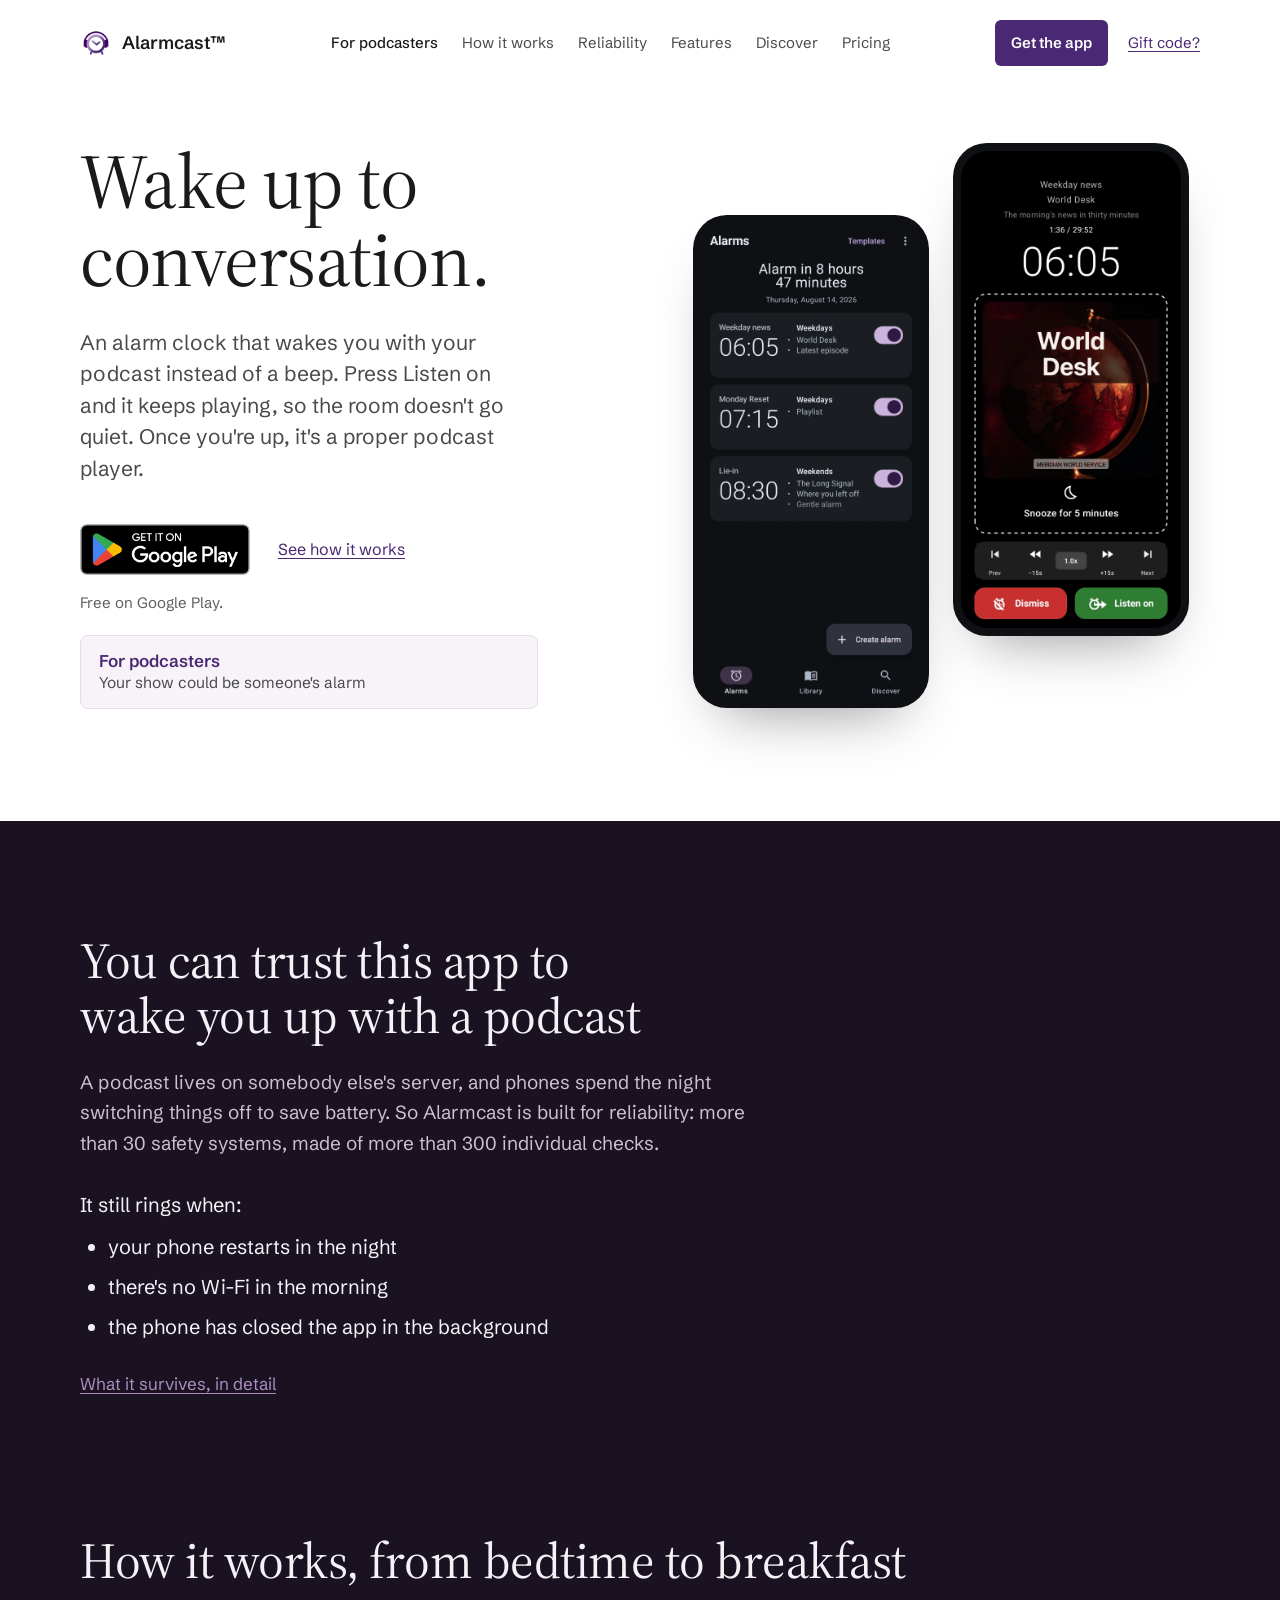
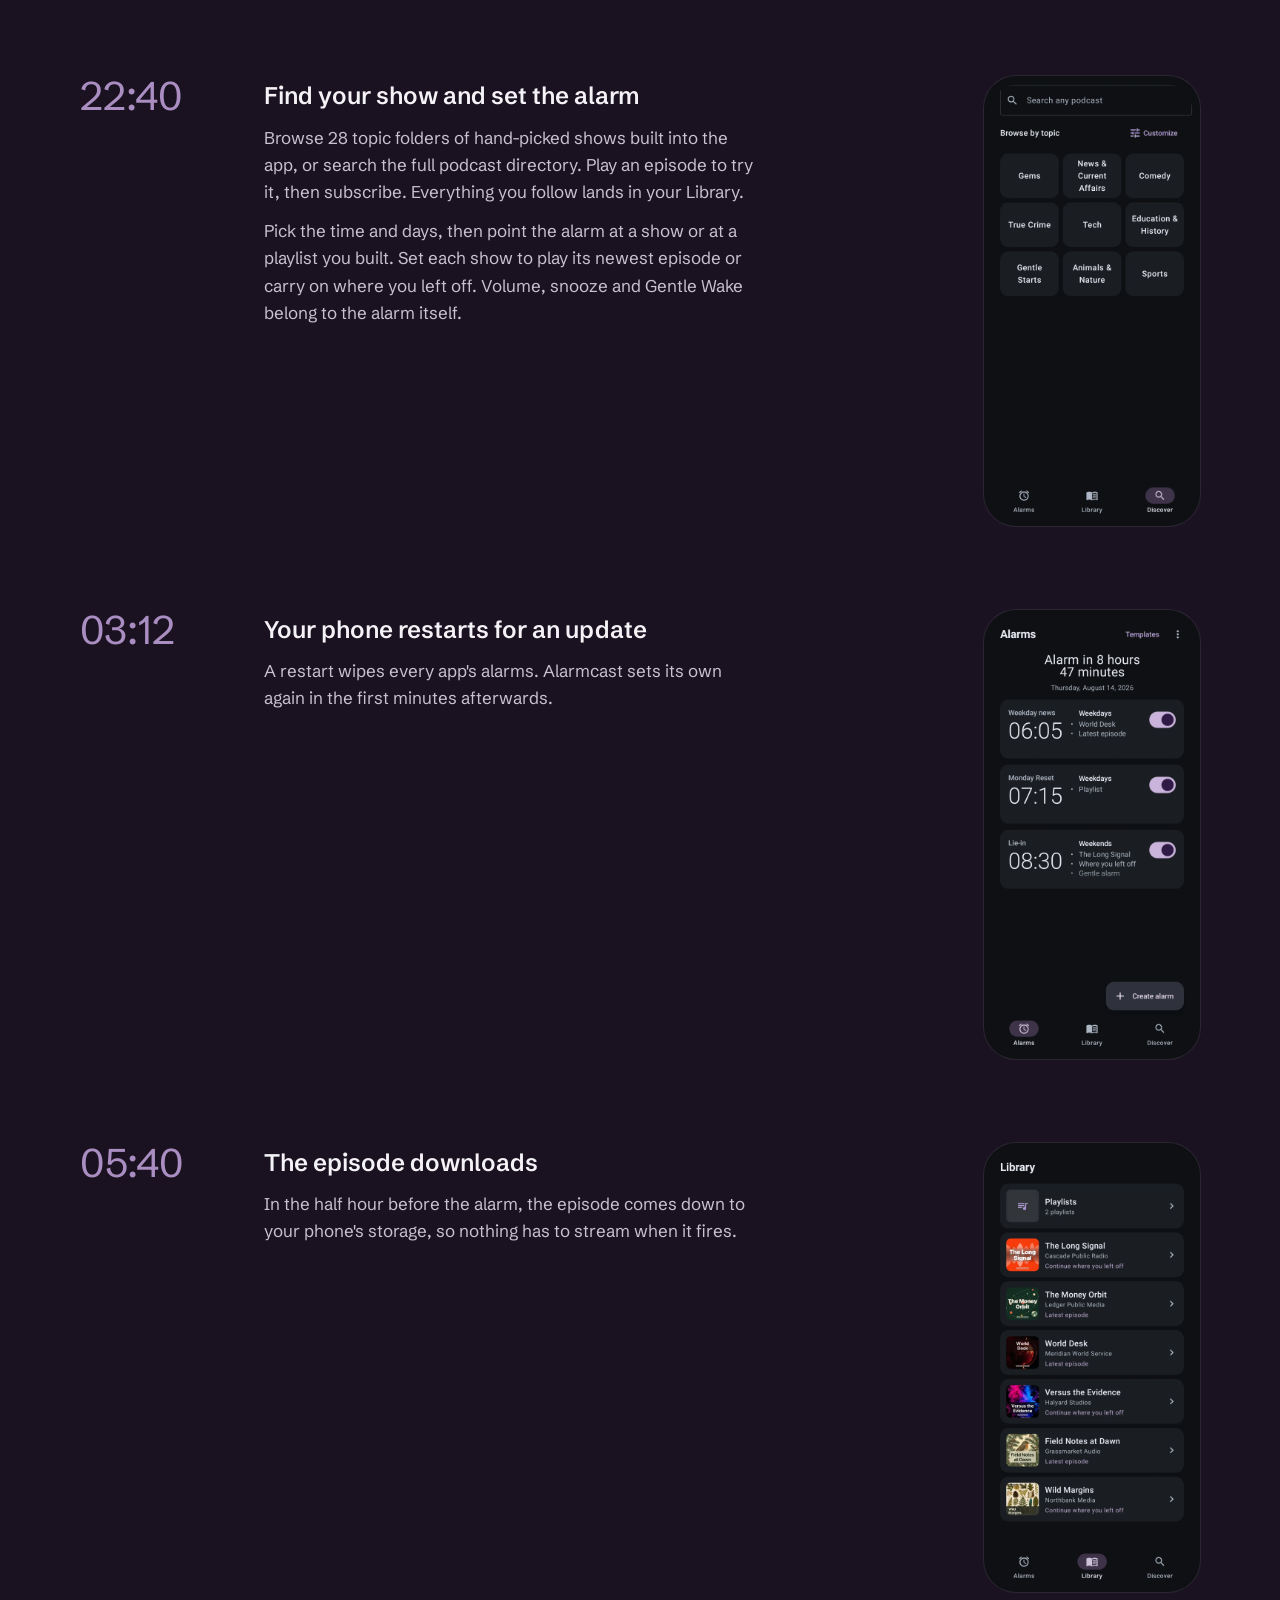
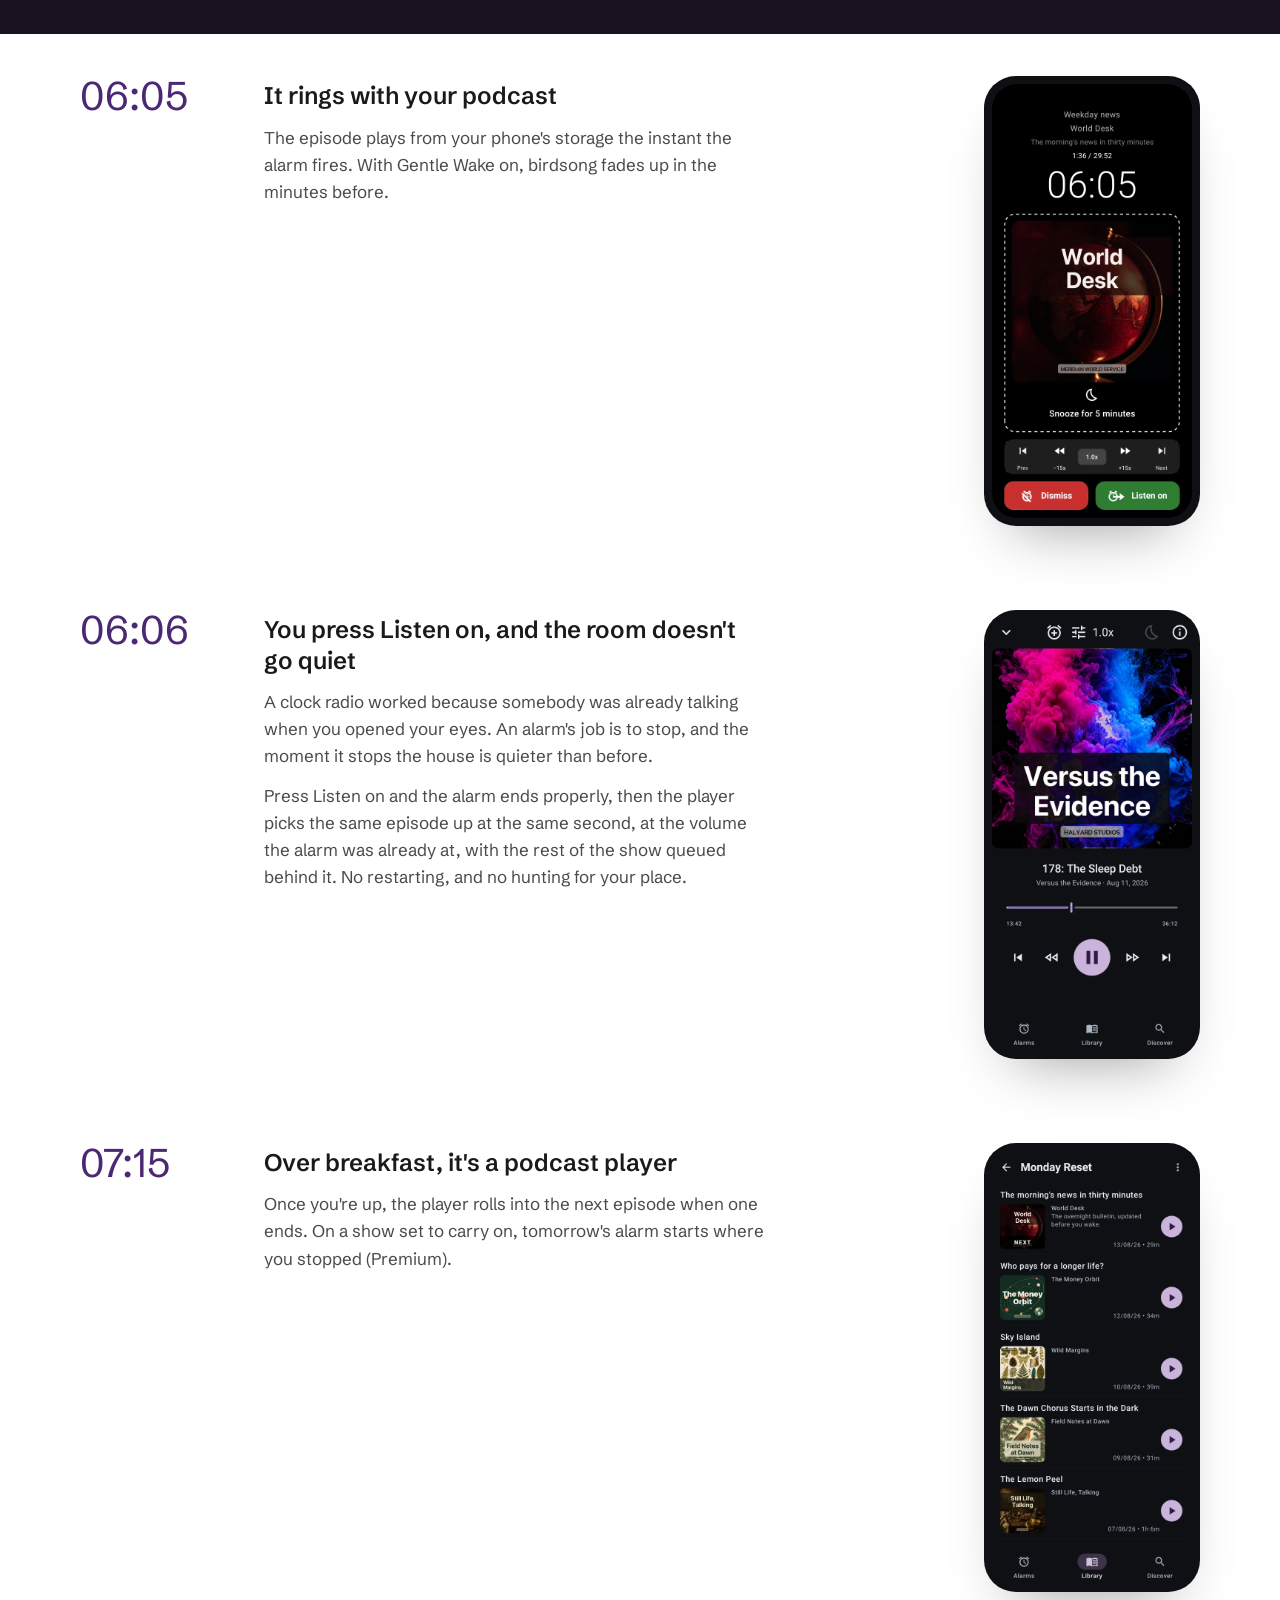
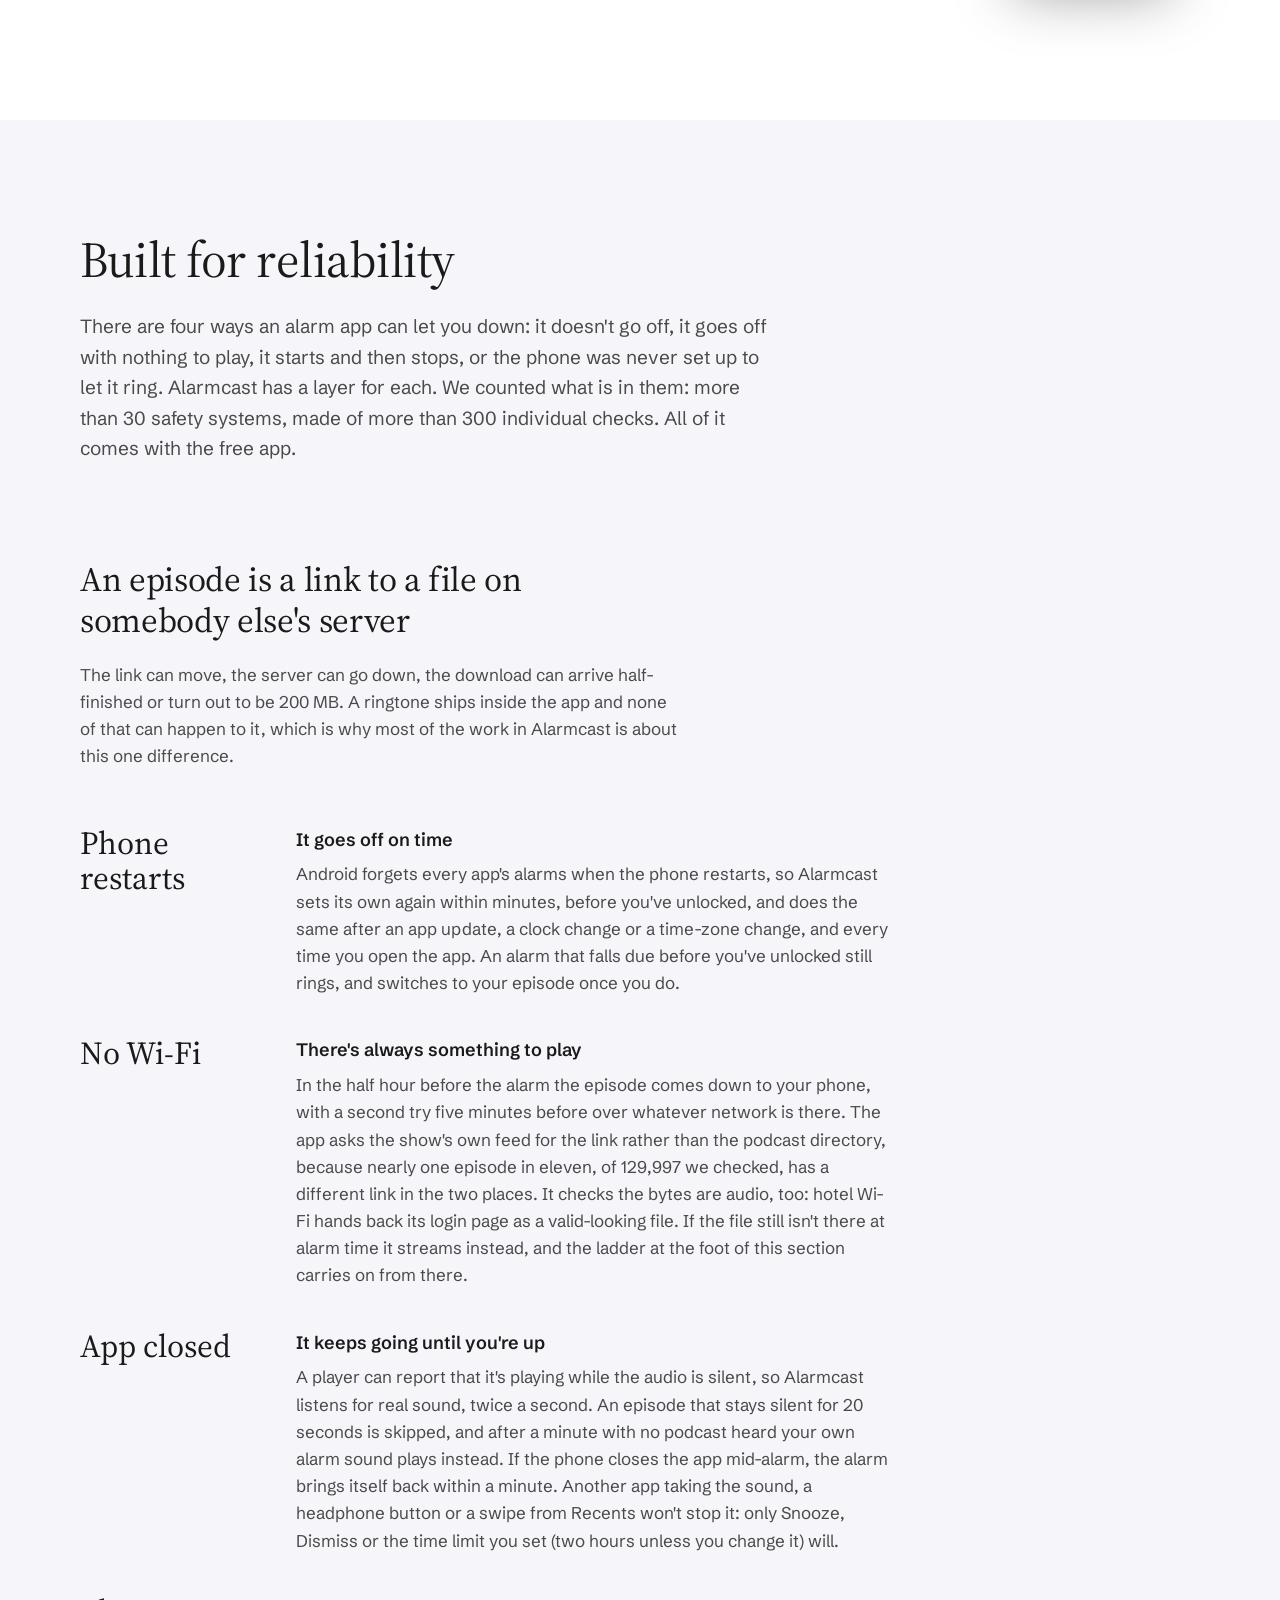
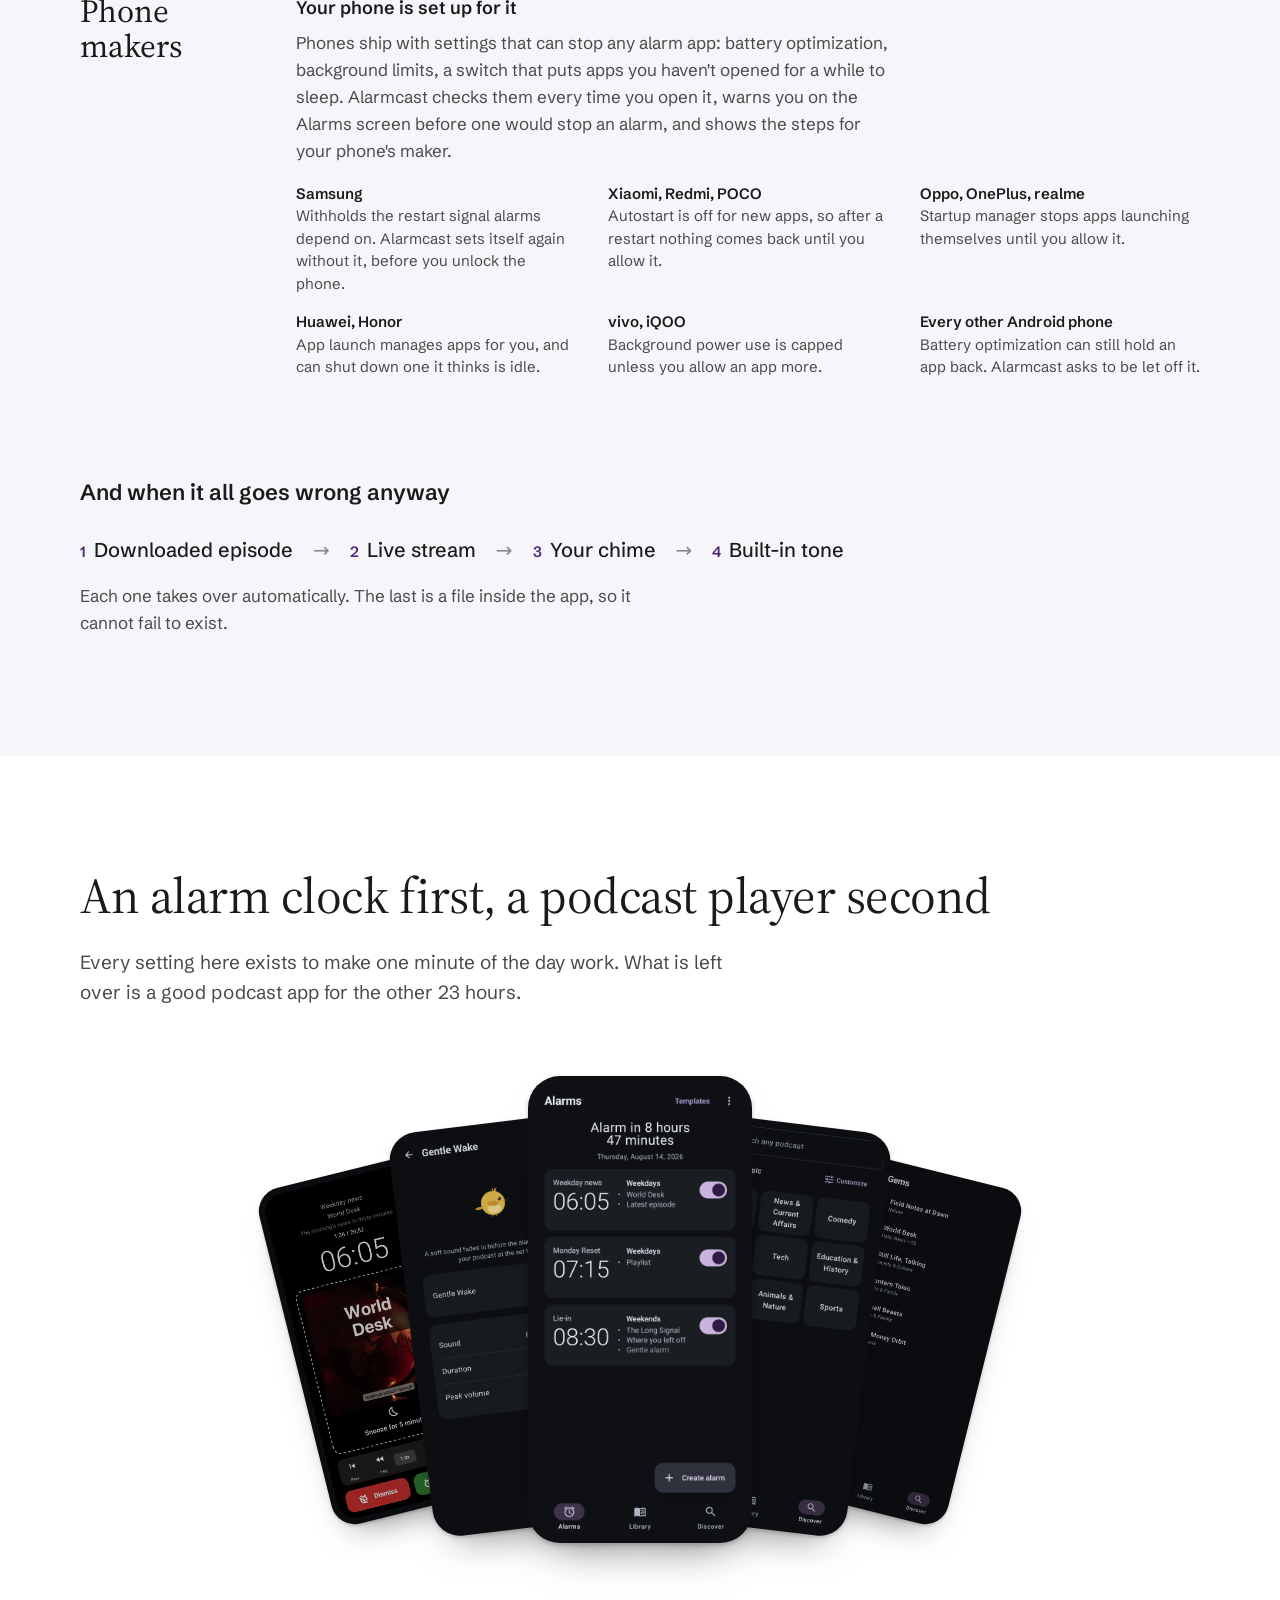
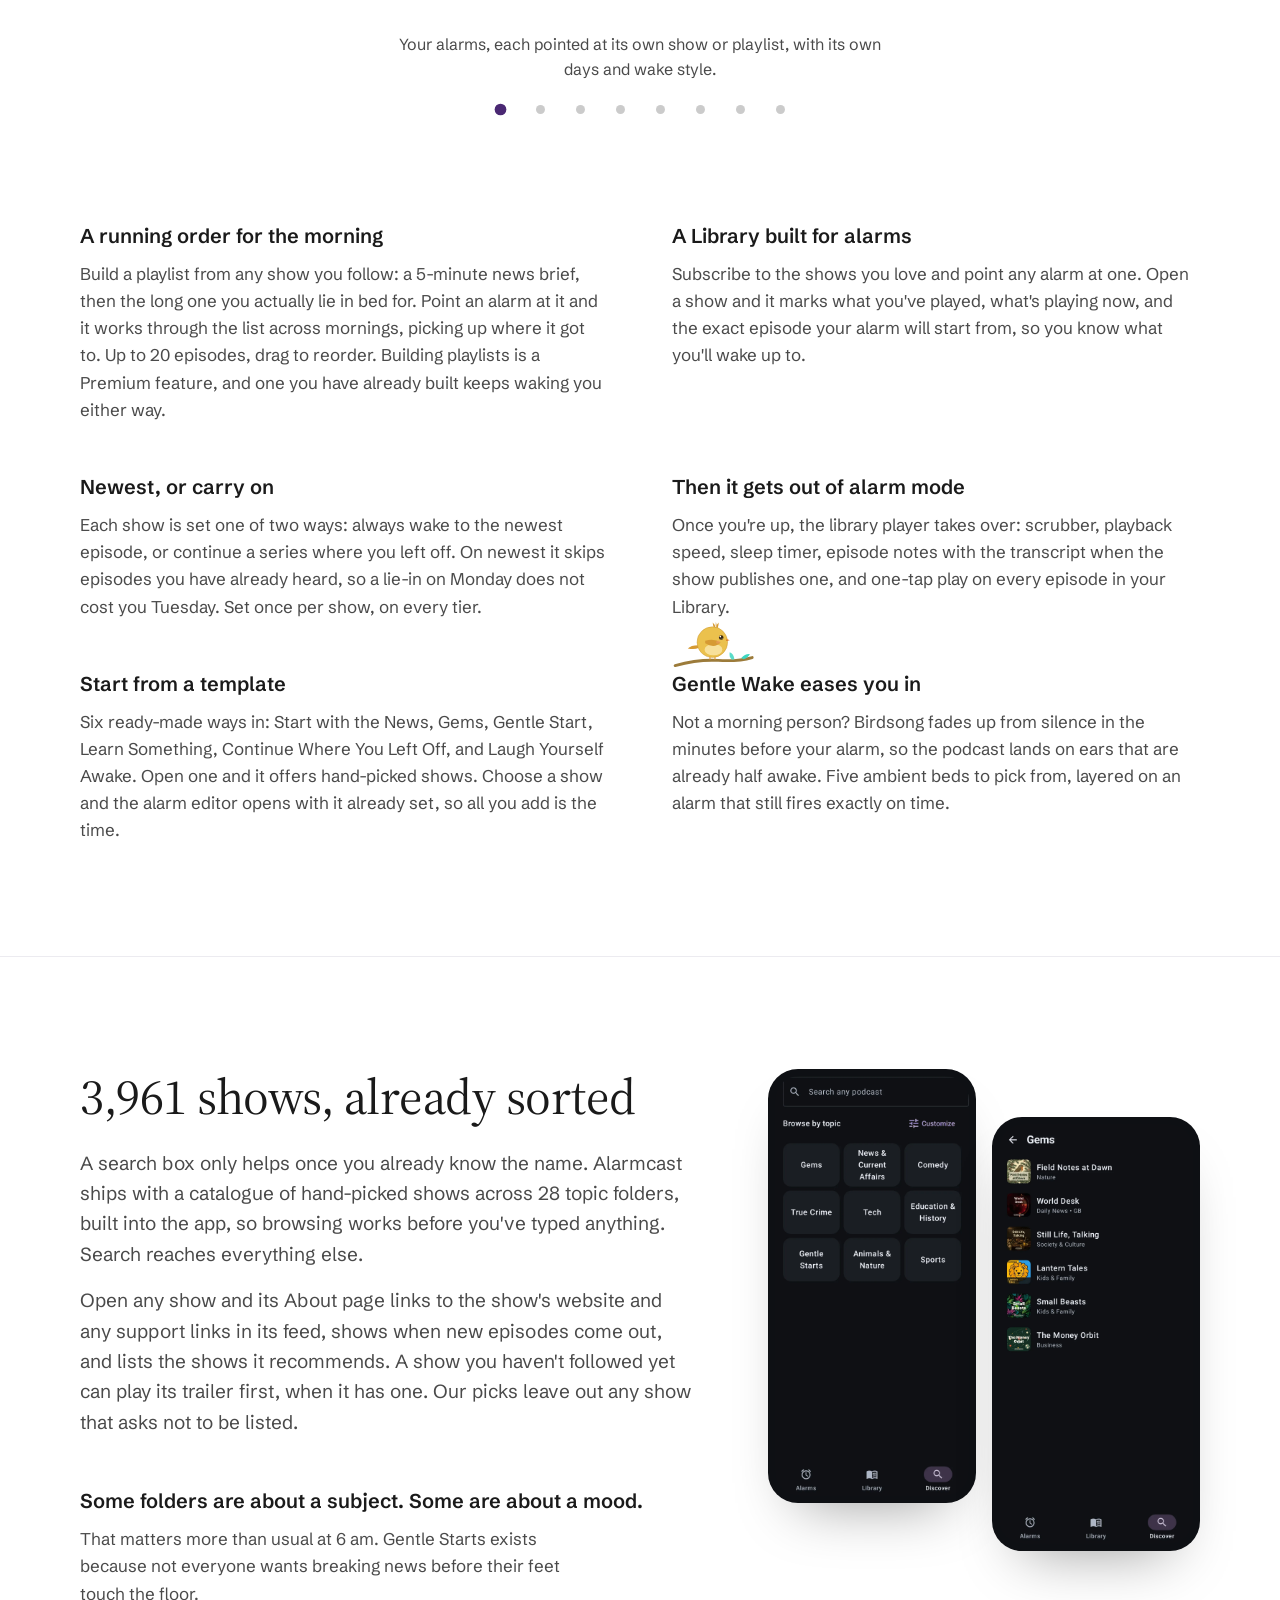
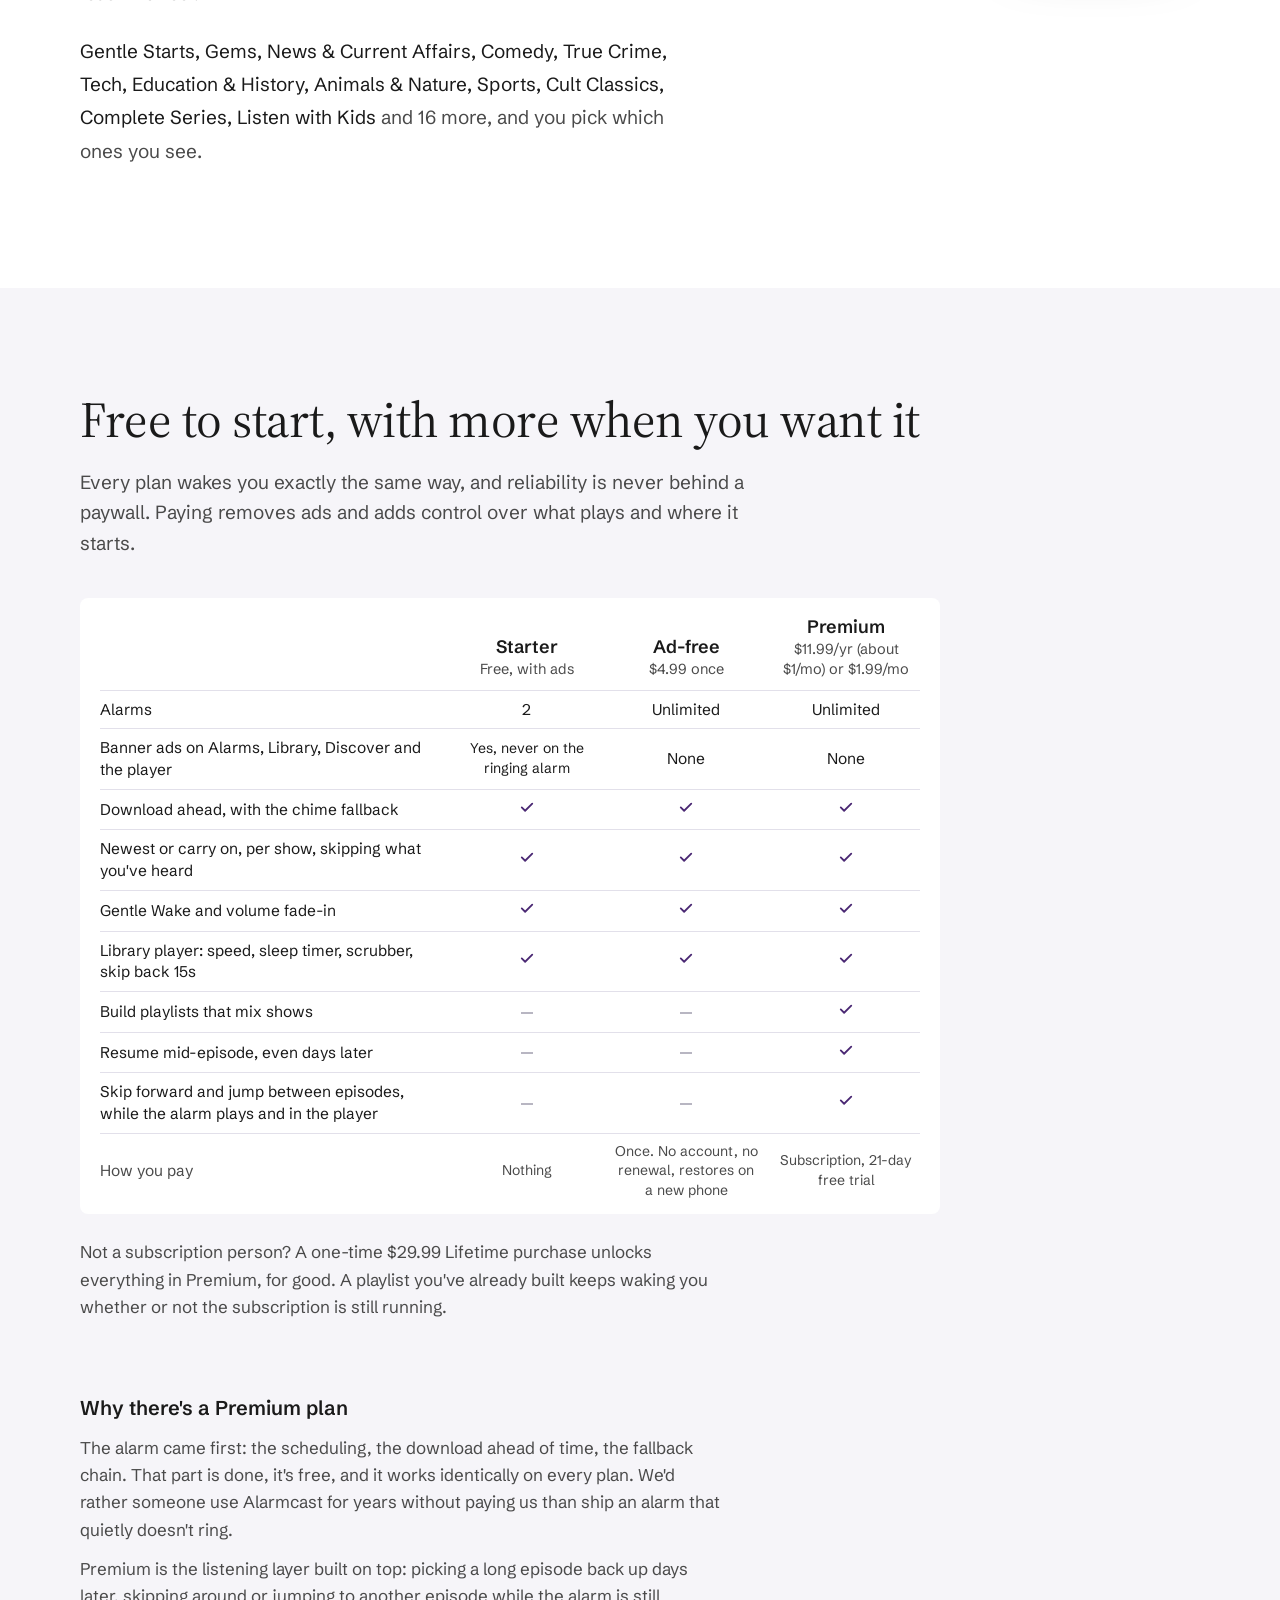
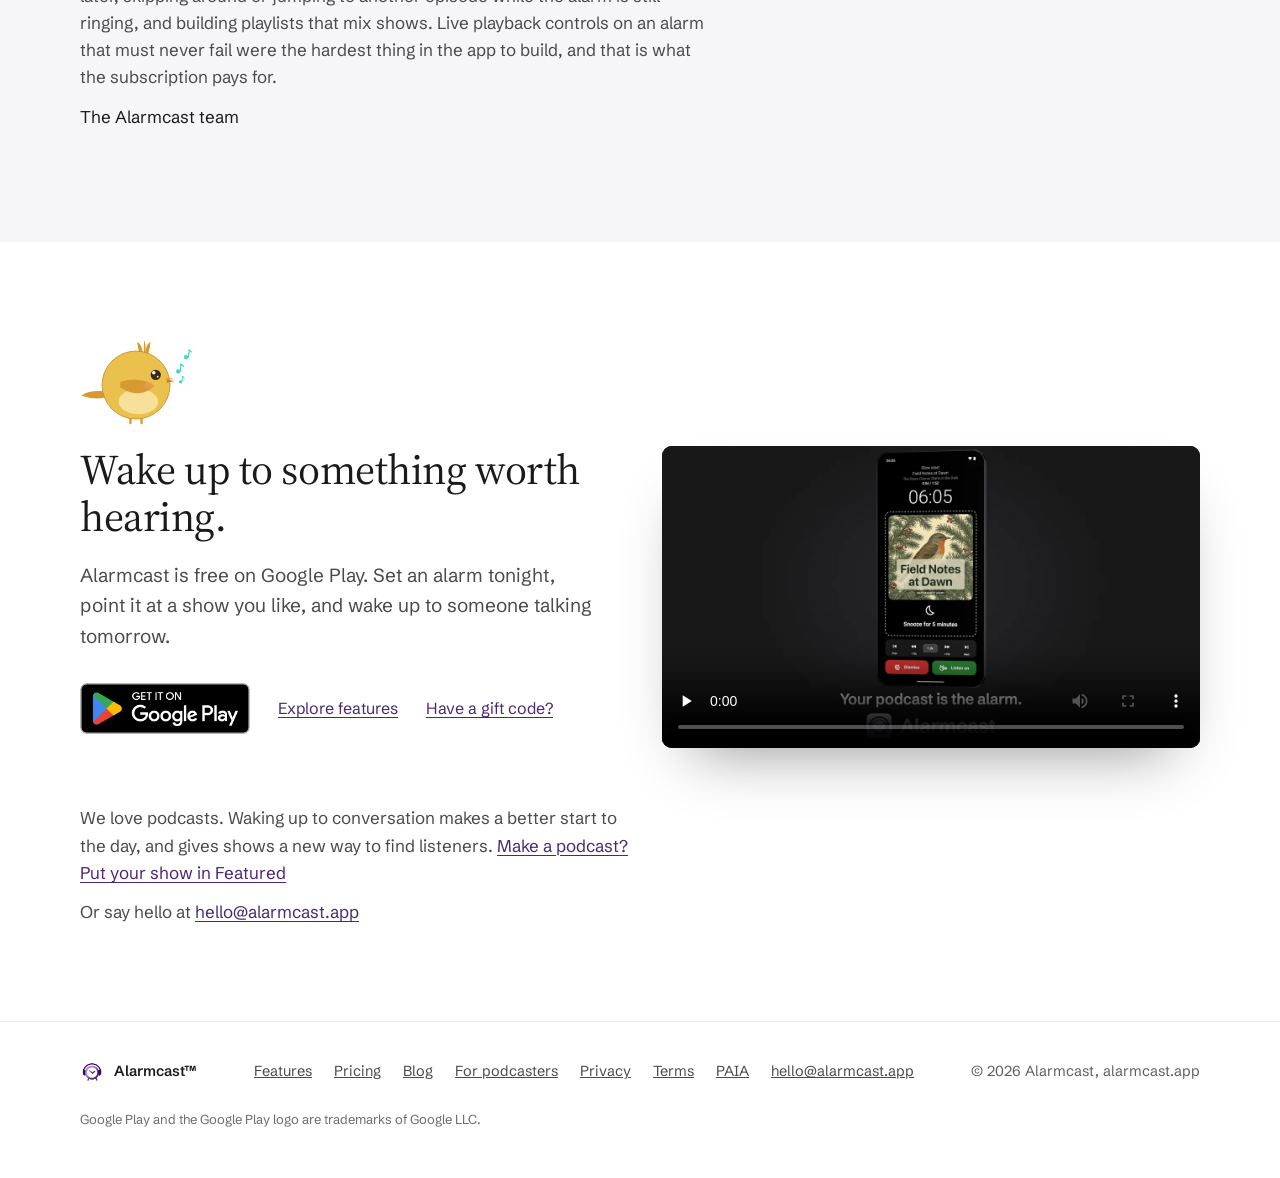
<file: index.html>
<!doctype html>
<html lang="en">
<head>
<meta charset="UTF-8" />
<meta name="viewport" content="width=device-width, initial-scale=1.0" />
<title>Alarmcast: the podcast alarm clock for Android</title>
<meta name="description" content="Alarmcast is an Android alarm clock that wakes you with your podcast instead of a ringtone, plus a full podcast player for the rest of the day. The episode downloads before your alarm and plays from storage the instant it fires, with a built-in chime backup if anything fails." />
<meta name="theme-color" content="#FFFFFF" />
<link rel="canonical" href="https://alarmcast.app/" />
<link rel="icon" type="image/png" sizes="512x512" href="assets/favicon.png" />
<link rel="icon" sizes="any" href="favicon.ico" />
<link rel="apple-touch-icon" href="assets/apple-touch-icon.png" />
<meta property="og:type" content="website" />
<meta property="og:title" content="Alarmcast: wake up to your podcast" />
<meta property="og:description" content="An Android alarm clock that wakes you with your podcast instead of a ringtone, plus a full podcast player once you're up. The episode downloads before the alarm and plays the instant it fires." />
<meta property="og:url" content="https://alarmcast.app" />
<meta property="og:image" content="https://alarmcast.app/assets/og-image.png" />
<meta property="og:image:width" content="1200" />
<meta property="og:image:height" content="630" />
<meta property="og:image:alt" content="The Alarmcast app icon and name." />
<meta name="twitter:card" content="summary_large_image" />
  <link rel="preload" href="/assets/fonts/source-serif-4-latin.woff2" as="font" type="font/woff2" crossorigin>
  <link rel="preload" href="/assets/fonts/schibsted-grotesk-latin.woff2" as="font" type="font/woff2" crossorigin>
  <link rel="stylesheet" href="/assets/site.css">
  <style>
.trow{display:grid;grid-template-columns:136px minmax(0,1fr) 216px;gap:24px 48px;align-items:start}
@media (max-width: 760px){.trow{grid-template-columns:minmax(0,1fr)}.trow > div:last-child{max-width:216px;box-sizing:border-box}}
@media (max-width: 600px){.ptable{min-width:0 !important}.ptable,.ptable thead,.ptable tbody{display:block}.ptable tr{display:grid;grid-template-columns:repeat(3,minmax(0,1fr))}.ptable th,.ptable td{display:block;width:auto !important;padding:8px 4px !important}.ptable th:first-child{display:none}.ptable td:first-child{grid-column:1/-1;padding:10px 0 0 !important;font-weight:500}}
@media (max-width: 600px){.chain{flex-direction:column;gap:6px !important}.chain li[aria-hidden]{display:none}}
.film-tall{display:none}
@media (max-width: 700px){.film-wide{display:none}.film-tall{display:block}}
  </style>
</head>
<body>
<div style="background: #FFFFFF; color: #1A1A1A; font-family: 'Schibsted Grotesk', system-ui, sans-serif; font-size: 17px; line-height: 1.6">

<div style="max-width: 1120px; margin: 0 auto; padding: 20px 24px; display: flex; flex-wrap: wrap; gap: 12px 16px; align-items: center; justify-content: space-between">
<a href="#top" style="display: flex; align-items: center; gap: 10px; color: #1A1A1A; text-decoration: none; min-height: 44px">
<img src="/assets/apple-touch-icon.png" alt="" style="width: 32px; height: 32px; border-radius: 8px; display: block">
<span style="font-size: 18px; font-weight: 600">Alarmcast™</span>
</a>
<div class="nav-links" style="flex-wrap: wrap; gap: 0 24px; font-size: 15px">
<a href="/podcasters/" style="color: #1A1A1A; text-decoration: none; padding: 10px 0; font-weight: 500">For podcasters</a>
<a href="#how" style="color: #4A4A4A; text-decoration: none; padding: 10px 0">How it works</a>
<a href="#reliable" style="color: #4A4A4A; text-decoration: none; padding: 10px 0">Reliability</a>
<a href="#features" style="color: #4A4A4A; text-decoration: none; padding: 10px 0">Features</a>
<a href="#discover" style="color: #4A4A4A; text-decoration: none; padding: 10px 0">Discover</a>
<a href="#pricing" style="color: #4A4A4A; text-decoration: none; padding: 10px 0">Pricing</a>
</div>
<div style="display: flex; gap: 12px 20px; align-items: center">
<a href="https://play.google.com/store/apps/details?id=com.alarmcast.app&amp;referrer=utm_source%3Dalarmcast.app%26utm_campaign%3Dwebsite" style="background: #4A2873; color: #FFFFFF; text-decoration: none; font-size: 15px; font-weight: 600; padding: 11px 16px; border-radius: 6px">Get the app</a>
<a href="/gift/" class="nav-gift" style="font-size: 15px; text-underline-offset: 3px; padding: 10px 0">Gift code?</a>
<button type="button" class="nav-menu-btn" aria-label="Menu" aria-expanded="false" aria-controls="mobile-nav" style="width: 44px; height: 44px; align-items: center; justify-content: center; border: 1px solid #E2E0EA; background: #FFFFFF; border-radius: 6px; cursor: pointer; color: #1A1A1A; padding: 0">
<svg width="20" height="20" viewBox="0 0 24 24" aria-hidden="true"><path d="M4 7h16M4 12h16M4 17h16" fill="none" stroke="currentColor" stroke-width="2" stroke-linecap="round"></path></svg>
</button>
</div>
</div>
<div id="mobile-nav" class="nav-panel" hidden style="display: flex; flex-direction: column; padding: 4px 24px 16px; border-bottom: 1px solid #ECEBF0; font-size: 17px">
<a href="/podcasters/" style="color: #1A1A1A; text-decoration: none; padding: 12px 0; font-weight: 500">For podcasters</a>
<a href="#how" style="color: #1A1A1A; text-decoration: none; padding: 12px 0">How it works</a>
<a href="#reliable" style="color: #1A1A1A; text-decoration: none; padding: 12px 0">Reliability</a>
<a href="#features" style="color: #1A1A1A; text-decoration: none; padding: 12px 0">Features</a>
<a href="#discover" style="color: #1A1A1A; text-decoration: none; padding: 12px 0">Discover</a>
<a href="#pricing" style="color: #1A1A1A; text-decoration: none; padding: 12px 0">Pricing</a>
<a href="/gift/" style="text-underline-offset: 3px; padding: 12px 0">Gift code?</a>
</div>

<div id="top" style="max-width: 1120px; margin: 0 auto; padding: 56px 24px 112px; display: flex; flex-wrap: wrap; gap: 64px; align-items: center">
<div style="flex: 1 1 440px; min-width: 0">
<h1 style="margin: 0; font-family: 'Source Serif 4', Georgia, serif; font-weight: 400; font-size: clamp(42px, 6vw, 80px); line-height: 1.02; letter-spacing: -0.01em">Wake up to conversation.</h1>
<p style="margin: 28px 0 0; font-size: 21px; line-height: 1.5; color: #4A4A4A; max-width: 34ch">An alarm clock that wakes you with your podcast instead of a beep. Press Listen on and it keeps playing, so the room doesn't go quiet. Once you're up, it's a proper podcast player.</p>
<div style="margin-top: 40px; display: flex; flex-wrap: wrap; gap: 16px 28px; align-items: center">
<a href="https://play.google.com/store/apps/details?id=com.alarmcast.app&amp;referrer=utm_source%3Dalarmcast.app%26utm_campaign%3Dwebsite" style="display: inline-block; margin: -12px; line-height: 0"><img src="/assets/google-play-badge.png" alt="Get it on Google Play" style="width: 194px; height: 75px; display: block"></a>
<a href="#how" style="font-size: 16px; text-underline-offset: 3px; padding: 10px 0">See how it works</a>
</div>
<p style="margin: 16px 0 0; font-size: 15px; color: #5E5E5E">Free on Google Play.</p>
<a href="/podcasters/" style="margin-top: 20px; display: flex; flex-direction: column; max-width: 420px; padding: 14px 18px; border: 1px solid #E4DCEA; background: #F7F3F9; border-radius: 8px; text-decoration: none; line-height: 1.35"><span style="font-weight: 600; color: #4A2873">For podcasters</span><span style="color: #4A4A4A; font-size: 15.5px">Your show could be someone's alarm</span></a>
</div>
<div style="flex: 1 1 420px; min-width: 0; display: flex; gap: 24px; justify-content: center; align-items: flex-start">
<div style="flex: 0 1 220px; margin-top: 72px; background: #0E1014; border-radius: 34px; padding: 8px; box-shadow: 0 30px 60px -30px rgba(0,0,0,0.45)">
<img src="/assets/screens/alarms.webp" alt="Alarmcast alarms screen showing three alarms, each with its own podcast or playlist" style="width: 100%; display: block; border-radius: 27px">
</div>
<div style="flex: 0 1 220px; background: #0E1014; border-radius: 34px; padding: 8px; box-shadow: 0 30px 60px -30px rgba(0,0,0,0.45)">
<img src="/assets/screens/ring.webp" alt="The alarm ringing, with snooze, dismiss and Listen on" style="width: 100%; display: block; border-radius: 27px">
</div>
</div>
</div>

<div style="background: #1A1220; color: #F4F2F6">
<div id="proof" style="max-width: 1120px; margin: 0 auto; padding: 112px 24px 0">
<h2 style="margin: 0; font-family: 'Source Serif 4', Georgia, serif; font-weight: 400; font-size: clamp(34px, 4vw, 50px); line-height: 1.1; letter-spacing: -0.01em; max-width: 24ch">You can trust this app to wake you up with a podcast</h2>
<p style="margin: 24px 0 0; font-size: 19px; color: #C9C1D1; max-width: 56ch">A podcast lives on somebody else's server, and phones spend the night switching things off to save battery. So Alarmcast is built for reliability: more than 30 safety systems, made of more than 300 individual checks.</p>
<p style="margin: 32px 0 0; font-size: 20px; line-height: 1.5">It still rings when:</p>
<ul style="margin: 12px 0 0; padding: 0 0 0 28px; font-size: 20px; line-height: 1.5; display: flex; flex-direction: column; gap: 10px; max-width: 56ch">
<li>your phone restarts in the night</li>
<li>there's no Wi-Fi in the morning</li>
<li>the phone has closed the app in the background</li>
</ul>
<p style="margin: 28px 0 0"><a href="#reliable" style="color: #AA8EC2; text-underline-offset: 3px">What it survives, in detail</a></p>
</div>

<div style="max-width: 1120px; margin: 0 auto; padding: 136px 24px 42px">
<h2 id="how" style="margin: 0; font-family: 'Source Serif 4', Georgia, serif; font-weight: 400; font-size: clamp(34px, 4vw, 50px); line-height: 1.1; letter-spacing: -0.01em">How it works, from bedtime to breakfast</h2>

<div style="margin-top: 88px; display: flex; flex-direction: column; gap: 84px">

<div class="trow">
<p style="margin: 0; flex: 0 0 136px; font-size: 40px; line-height: 1;color: #AA8EC2">22:40</p>
<div style="min-width: 0; max-width: 50ch">
<h3 style="margin: 4px 0 0; font-size: 24px; font-weight: 600; line-height: 1.3">Find your show and set the alarm</h3>
<p style="margin: 12px 0 0; color: #C9C1D1">Browse 28 topic folders of hand-picked shows built into the app, or search the full podcast directory. Play an episode to try it, then subscribe. Everything you follow lands in your Library.</p>
<p style="margin: 12px 0 0; color: #C9C1D1">Pick the time and days, then point the alarm at a show or at a playlist you built. Set each show to play its newest episode or carry on where you left off. Volume, snooze and Gentle Wake belong to the alarm itself.</p>
</div>
<div style="flex: 0 0 216px; background: #0E1014; border-radius: 32px; padding: 8px; box-shadow: 0 0 0 1px rgba(255,255,255,0.08)">
<img src="/assets/screens/discover.webp" alt="Discover: topic folders of hand-picked shows" style="width: 100%; display: block; border-radius: 25px">
</div>
</div>

<div class="trow">
<p style="margin: 0; flex: 0 0 136px; font-size: 40px; line-height: 1;color: #AA8EC2">03:12</p>
<div style="min-width: 0; max-width: 50ch">
<h3 style="margin: 4px 0 0; font-size: 24px; font-weight: 600; line-height: 1.3">Your phone restarts for an update</h3>
<p style="margin: 12px 0 0; color: #C9C1D1">A restart wipes every app's alarms. Alarmcast sets its own again in the first minutes afterwards.</p>
</div>
<div style="background: #0E1014; border-radius: 32px; padding: 8px; box-shadow: 0 0 0 1px rgba(255,255,255,0.08)">
<img src="/assets/screens/alarms.webp" alt="The alarm list, still set after a restart" style="width: 100%; display: block; border-radius: 25px">
</div>
</div>

<div class="trow">
<p style="margin: 0; flex: 0 0 136px; font-size: 40px; line-height: 1;color: #AA8EC2">05:40</p>
<div style="min-width: 0; max-width: 50ch">
<h3 style="margin: 4px 0 0; font-size: 24px; font-weight: 600; line-height: 1.3">The episode downloads</h3>
<p style="margin: 12px 0 0; color: #C9C1D1">In the half hour before the alarm, the episode comes down to your phone's storage, so nothing has to stream when it fires.</p>
</div>
<div style="background: #0E1014; border-radius: 32px; padding: 8px; box-shadow: 0 0 0 1px rgba(255,255,255,0.08)">
<img src="/assets/screens/library.webp" alt="The Library, marking the episode the alarm will start from" style="width: 100%; display: block; border-radius: 25px">
</div>
</div>

</div>
</div>
</div>

<div style="max-width: 1120px; margin: 0 auto; padding: 42px 24px 128px; display: flex; flex-direction: column; gap: 84px">

<div class="trow">
<p style="margin: 0; flex: 0 0 136px; font-size: 40px; line-height: 1;color: #4A2873">06:05</p>
<div style="min-width: 0; max-width: 50ch">
<h3 style="margin: 4px 0 0; font-size: 24px; font-weight: 600; line-height: 1.3">It rings with your podcast</h3>
<p style="margin: 12px 0 0; color: #4A4A4A">The episode plays from your phone's storage the instant the alarm fires. With Gentle Wake on, birdsong fades up in the minutes before.</p>
</div>
<div style="flex: 0 0 216px; background: #0E1014; border-radius: 32px; padding: 8px; box-shadow: 0 30px 60px -30px rgba(0,0,0,0.4)">
<img src="/assets/screens/ring.webp" alt="The alarm ringing" style="width: 100%; display: block; border-radius: 25px">
</div>
</div>

<div id="listen-on" class="trow">
<p style="margin: 0; flex: 0 0 136px; font-size: 40px; line-height: 1;color: #4A2873">06:06</p>
<div style="min-width: 0; max-width: 50ch">
<h3 style="margin: 4px 0 0; font-size: 24px; font-weight: 600; line-height: 1.3">You press Listen on, and the room doesn't go quiet</h3>
<p style="margin: 12px 0 0; color: #4A4A4A">A clock radio worked because somebody was already talking when you opened your eyes. An alarm's job is to stop, and the moment it stops the house is quieter than before.</p>
<p style="margin: 12px 0 0; color: #4A4A4A">Press Listen on and the alarm ends properly, then the player picks the same episode up at the same second, at the volume the alarm was already at, with the rest of the show queued behind it. No restarting, and no hunting for your place.</p>
</div>
<div style="flex: 0 0 216px; background: #0E1014; border-radius: 32px; padding: 8px; box-shadow: 0 30px 60px -30px rgba(0,0,0,0.4)">
<img src="/assets/screens/player.webp" alt="The player carrying on after the alarm" style="width: 100%; display: block; border-radius: 25px">
</div>
</div>

<div class="trow">
<p style="margin: 0; flex: 0 0 136px; font-size: 40px; line-height: 1;color: #4A2873">07:15</p>
<div style="min-width: 0; max-width: 50ch">
<h3 style="margin: 4px 0 0; font-size: 24px; font-weight: 600; line-height: 1.3">Over breakfast, it's a podcast player</h3>
<p style="margin: 12px 0 0; color: #4A4A4A">Once you're up, the player rolls into the next episode when one ends. On a show set to carry on, tomorrow's alarm starts where you stopped (Premium).</p>
</div>
<div style="background: #0E1014; border-radius: 32px; padding: 8px; box-shadow: 0 30px 60px -30px rgba(0,0,0,0.4)">
<img src="/assets/screens/playlist.webp" alt="A playlist, queued episode after episode" style="width: 100%; display: block; border-radius: 25px">
</div>
</div>

</div>

<div id="reliable" style="background: #F6F5F9">
<div style="max-width: 1120px; margin: 0 auto; padding: 112px 24px 120px">
<h2 style="margin: 0; font-family: 'Source Serif 4', Georgia, serif; font-weight: 400; font-size: clamp(34px, 4vw, 50px); line-height: 1.1; letter-spacing: -0.01em">Built for reliability</h2>
<p style="margin: 24px 0 0; font-size: 19px; color: #4A4A4A; max-width: 58ch">There are four ways an alarm app can let you down: it doesn't go off, it goes off with nothing to play, it starts and then stops, or the phone was never set up to let it ring. Alarmcast has a layer for each. We counted what is in them: more than 30 safety systems, made of more than 300 individual checks. All of it comes with the free app.</p>

<h3 style="margin: 96px 0 0; font-family: 'Source Serif 4', Georgia, serif; font-weight: 400; font-size: clamp(26px, 2.8vw, 34px); line-height: 1.2; letter-spacing: -0.01em; max-width: 32ch">An episode is a link to a file on somebody else's server</h3>
<p style="margin: 20px 0 0; color: #4A4A4A; max-width: 60ch">The link can move, the server can go down, the download can arrive half-finished or turn out to be 200&nbsp;MB. A ringtone ships inside the app and none of that can happen to it, which is why most of the work in Alarmcast is about this one difference.</p>

<div style="margin-top: 56px; display: flex; flex-direction: column; gap: 40px">
<div style="display: flex; flex-wrap: wrap; gap: 8px 48px">
<p style="margin: 0; flex: 0 0 168px; font-family: 'Source Serif 4', Georgia, serif; font-size: 32px; line-height: 1.1">Phone restarts</p>
<div style="flex: 1 1 360px; min-width: 0; max-width: 60ch"><h4 style="margin: 0; font-size: 18px; font-weight: 600">It goes off on time</h4><p style="margin: 6px 0 0; color: #4A4A4A">Android forgets every app's alarms when the phone restarts, so Alarmcast sets its own again within minutes, before you've unlocked, and does the same after an app update, a clock change or a time-zone change, and every time you open the app. An alarm that falls due before you've unlocked still rings, and switches to your episode once you do.</p></div>
</div>
<div style="display: flex; flex-wrap: wrap; gap: 8px 48px">
<p style="margin: 0; flex: 0 0 168px; font-family: 'Source Serif 4', Georgia, serif; font-size: 32px; line-height: 1.1">No Wi-Fi</p>
<div style="flex: 1 1 360px; min-width: 0; max-width: 60ch"><h4 style="margin: 0; font-size: 18px; font-weight: 600">There's always something to play</h4><p style="margin: 6px 0 0; color: #4A4A4A">In the half hour before the alarm the episode comes down to your phone, with a second try five minutes before over whatever network is there. The app asks the show's own feed for the link rather than the podcast directory, because nearly one episode in eleven, of 129,997 we checked, has a different link in the two places. It checks the bytes are audio, too: hotel Wi-Fi hands back its login page as a valid-looking file. If the file still isn't there at alarm time it streams instead, and the ladder at the foot of this section carries on from there.</p></div>
</div>
<div style="display: flex; flex-wrap: wrap; gap: 8px 48px">
<p style="margin: 0; flex: 0 0 168px; font-family: 'Source Serif 4', Georgia, serif; font-size: 32px; line-height: 1.1">App closed</p>
<div style="flex: 1 1 360px; min-width: 0; max-width: 60ch"><h4 style="margin: 0; font-size: 18px; font-weight: 600">It keeps going until you're up</h4><p style="margin: 6px 0 0; color: #4A4A4A">A player can report that it's playing while the audio is silent, so Alarmcast listens for real sound, twice a second. An episode that stays silent for 20 seconds is skipped, and after a minute with no podcast heard your own alarm sound plays instead. If the phone closes the app mid-alarm, the alarm brings itself back within a minute. Another app taking the sound, a headphone button or a swipe from Recents won't stop it: only Snooze, Dismiss or the time limit you set (two hours unless you change it) will.</p></div>
</div>
<div style="display: flex; flex-wrap: wrap; gap: 8px 48px">
<p style="margin: 0; flex: 0 0 168px; font-family: 'Source Serif 4', Georgia, serif; font-size: 32px; line-height: 1.1">Phone makers</p>
<div style="flex: 1 1 360px; min-width: 0">
<h4 style="margin: 0; font-size: 18px; font-weight: 600">Your phone is set up for it</h4>
<p style="margin: 6px 0 0; color: #4A4A4A; max-width: 60ch">Phones ship with settings that can stop any alarm app: battery optimization, background limits, a switch that puts apps you haven't opened for a while to sleep. Alarmcast checks them every time you open it, warns you on the Alarms screen before one would stop an alarm, and shows the steps for your phone's maker.</p>
<div style="margin-top: 18px; display: flex; flex-wrap: wrap; gap: 16px 32px; font-size: 15px; line-height: 1.5">
<p style="margin: 0; flex: 1 1 250px; min-width: 0"><b style="font-weight: 600">Samsung</b><br><span style="color: #4A4A4A">Withholds the restart signal alarms depend on. Alarmcast sets itself again without it, before you unlock the phone.</span></p>
<p style="margin: 0; flex: 1 1 250px; min-width: 0"><b style="font-weight: 600">Xiaomi, Redmi, POCO</b><br><span style="color: #4A4A4A">Autostart is off for new apps, so after a restart nothing comes back until you allow it.</span></p>
<p style="margin: 0; flex: 1 1 250px; min-width: 0"><b style="font-weight: 600">Oppo, OnePlus, realme</b><br><span style="color: #4A4A4A">Startup manager stops apps launching themselves until you allow it.</span></p>
<p style="margin: 0; flex: 1 1 250px; min-width: 0"><b style="font-weight: 600">Huawei, Honor</b><br><span style="color: #4A4A4A">App launch manages apps for you, and can shut down one it thinks is idle.</span></p>
<p style="margin: 0; flex: 1 1 250px; min-width: 0"><b style="font-weight: 600">vivo, iQOO</b><br><span style="color: #4A4A4A">Background power use is capped unless you allow an app more.</span></p>
<p style="margin: 0; flex: 1 1 250px; min-width: 0"><b style="font-weight: 600">Every other Android phone</b><br><span style="color: #4A4A4A">Battery optimization can still hold an app back. Alarmcast asks to be let off it.</span></p>
</div>
</div>
</div>
</div>

<h3 style="margin: 96px 0 0; font-size: 22px; font-weight: 600">And when it all goes wrong anyway</h3>
<ol class="chain" style="margin: 24px 0 0; padding: 0; list-style: none; display: flex; flex-wrap: wrap; gap: 12px 20px; align-items: baseline; font-size: 20px; font-weight: 500">
<li><span style="color: #4A2873; font-size: 15px; font-weight: 600; margin-right: 8px">1</span>Downloaded episode</li>
<li aria-hidden="true" style="color: #8A8794">→</li>
<li><span style="color: #4A2873; font-size: 15px; font-weight: 600; margin-right: 8px">2</span>Live stream</li>
<li aria-hidden="true" style="color: #8A8794">→</li>
<li><span style="color: #4A2873; font-size: 15px; font-weight: 600; margin-right: 8px">3</span>Your chime</li>
<li aria-hidden="true" style="color: #8A8794">→</li>
<li><span style="color: #4A2873; font-size: 15px; font-weight: 600; margin-right: 8px">4</span>Built-in tone</li>
</ol>
<p style="margin: 16px 0 0; color: #4A4A4A; max-width: 60ch">Each one takes over automatically. The last is a file inside the app, so it cannot fail to exist.</p>
</div>
</div>

<div id="screens" style="max-width: 1120px; margin: 0 auto; padding: 112px 24px 112px">
<h2 id="features" style="margin: 0; font-family: 'Source Serif 4', Georgia, serif; font-weight: 400; font-size: clamp(34px, 4vw, 50px); line-height: 1.1; letter-spacing: -0.01em">An alarm clock first, a podcast player second</h2>
<p style="margin: 24px 0 0; font-size: 19px; color: #4A4A4A; max-width: 56ch">Every setting here exists to make one minute of the day work. What is left over is a good podcast app for the other 23 hours.</p>

<div id="deck" style="margin: 56px -24px 0; position: relative; height: 560px; overflow: hidden">
<button type="button" aria-label="Show the Alarms screen" tabindex="0" style="position: absolute; top: 12px; left: 50%; margin-left: -112px; width: 224px; padding: 8px; border: 0; cursor: pointer; background: #0E1014; border-radius: 32px; box-shadow: 0 26px 46px -26px rgba(0,0,0,0.55), 0 2px 5px rgba(0,0,0,0.2); transition: transform 0.6s ease, opacity 0.6s ease, filter 0.6s ease; transform: translateX(0px) translateY(0px) rotate(0deg) scale(1.0); z-index: 100; opacity: 1; filter: brightness(1.0); pointer-events: auto">
<img src="/assets/screens/alarms.webp" alt="Alarms screen with three alarms, each showing its podcast or playlist" style="width: 100%; display: block; border-radius: 25px">
</button>
<button type="button" aria-label="Show the Discover screen" tabindex="0" style="position: absolute; top: 12px; left: 50%; margin-left: -112px; width: 224px; padding: 8px; border: 0; cursor: pointer; background: #0E1014; border-radius: 32px; box-shadow: 0 26px 46px -26px rgba(0,0,0,0.55), 0 2px 5px rgba(0,0,0,0.2); transition: transform 0.6s ease, opacity 0.6s ease, filter 0.6s ease; transform: translateX(132px) translateY(16px) rotate(7deg) scale(0.87); z-index: 99; opacity: 1; filter: brightness(0.88); pointer-events: auto">
<img src="/assets/screens/discover.webp" alt="Discover screen showing the browse-by-topic grid of podcast folders" style="width: 100%; display: block; border-radius: 25px">
</button>
<button type="button" aria-label="Show the Gems folder" tabindex="0" style="position: absolute; top: 12px; left: 50%; margin-left: -112px; width: 224px; padding: 8px; border: 0; cursor: pointer; background: #0E1014; border-radius: 32px; box-shadow: 0 26px 46px -26px rgba(0,0,0,0.55), 0 2px 5px rgba(0,0,0,0.2); transition: transform 0.6s ease, opacity 0.6s ease, filter 0.6s ease; transform: translateX(264px) translateY(32px) rotate(14deg) scale(0.74); z-index: 98; opacity: 1; filter: brightness(0.76); pointer-events: auto">
<img src="/assets/screens/folder-gems.webp" alt="The Gems folder, showing hand-picked podcasts with their cover art" style="width: 100%; display: block; border-radius: 25px">
</button>
<button type="button" aria-label="Show the Library screen" tabindex="-1" style="position: absolute; top: 12px; left: 50%; margin-left: -112px; width: 224px; padding: 8px; border: 0; cursor: pointer; background: #0E1014; border-radius: 32px; box-shadow: 0 26px 46px -26px rgba(0,0,0,0.55), 0 2px 5px rgba(0,0,0,0.2); transition: transform 0.6s ease, opacity 0.6s ease, filter 0.6s ease; transform: translateX(396px) translateY(48px) rotate(21deg) scale(0.61); z-index: 97; opacity: 0; filter: brightness(0.64); pointer-events: none">
<img src="/assets/screens/library.webp" alt="Library screen showing playlists and subscribed podcasts" style="width: 100%; display: block; border-radius: 25px">
</button>
<button type="button" aria-label="Show the Playlist screen" tabindex="-1" style="position: absolute; top: 12px; left: 50%; margin-left: -112px; width: 224px; padding: 8px; border: 0; cursor: pointer; background: #0E1014; border-radius: 32px; box-shadow: 0 26px 46px -26px rgba(0,0,0,0.55), 0 2px 5px rgba(0,0,0,0.2); transition: transform 0.6s ease, opacity 0.6s ease, filter 0.6s ease; transform: translateX(528px) translateY(64px) rotate(28deg) scale(0.48); z-index: 96; opacity: 0; filter: brightness(0.52); pointer-events: none">
<img src="/assets/screens/playlist.webp" alt="A playlist mixing episodes from several different podcasts, in order" style="width: 100%; display: block; border-radius: 25px">
</button>
<button type="button" aria-label="Show the Player screen" tabindex="-1" style="position: absolute; top: 12px; left: 50%; margin-left: -112px; width: 224px; padding: 8px; border: 0; cursor: pointer; background: #0E1014; border-radius: 32px; box-shadow: 0 26px 46px -26px rgba(0,0,0,0.55), 0 2px 5px rgba(0,0,0,0.2); transition: transform 0.6s ease, opacity 0.6s ease, filter 0.6s ease; transform: translateX(-396px) translateY(48px) rotate(-21deg) scale(0.61); z-index: 97; opacity: 0; filter: brightness(0.64); pointer-events: none">
<img src="/assets/screens/player.webp" alt="The library player with scrubber, speed and sleep timer" style="width: 100%; display: block; border-radius: 25px">
</button>
<button type="button" aria-label="Show the Alarm ringing screen" tabindex="0" style="position: absolute; top: 12px; left: 50%; margin-left: -112px; width: 224px; padding: 8px; border: 0; cursor: pointer; background: #0E1014; border-radius: 32px; box-shadow: 0 26px 46px -26px rgba(0,0,0,0.55), 0 2px 5px rgba(0,0,0,0.2); transition: transform 0.6s ease, opacity 0.6s ease, filter 0.6s ease; transform: translateX(-264px) translateY(32px) rotate(-14deg) scale(0.74); z-index: 98; opacity: 1; filter: brightness(0.76); pointer-events: auto">
<img src="/assets/screens/ring.webp" alt="The alarm ringing, with snooze, dismiss and Listen on" style="width: 100%; display: block; border-radius: 25px">
</button>
<button type="button" aria-label="Show the Gentle Wake screen" tabindex="0" style="position: absolute; top: 12px; left: 50%; margin-left: -112px; width: 224px; padding: 8px; border: 0; cursor: pointer; background: #0E1014; border-radius: 32px; box-shadow: 0 26px 46px -26px rgba(0,0,0,0.55), 0 2px 5px rgba(0,0,0,0.2); transition: transform 0.6s ease, opacity 0.6s ease, filter 0.6s ease; transform: translateX(-132px) translateY(16px) rotate(-7deg) scale(0.87); z-index: 99; opacity: 1; filter: brightness(0.88); pointer-events: auto">
<img src="/assets/screens/gentle-wake.webp" alt="Gentle Wake screen, with the bird" style="width: 100%; display: block; border-radius: 25px">
</button>
</div>
<p id="deck-caption" aria-live="off" style="margin: 8px auto 0; text-align: center; font-size: 16px; color: #4A4A4A; max-width: 52ch; min-height: 52px">Your alarms, each pointed at its own show or playlist, with its own days and wake style.</p>
<div id="deck-dots" style="margin-top: 4px; display: flex; justify-content: center; flex-wrap: wrap">
<button type="button" aria-label="Alarms screen" style="width: 40px; height: 44px; border: 0; background: none; padding: 0; cursor: pointer; display: flex; align-items: center; justify-content: center">
<span style="width: 9px; height: 9px; border-radius: 50%; transition: transform 0.2s ease, opacity 0.2s ease; background: #4A2873; opacity: 1; transform: scale(1.3)"></span>
</button>
<button type="button" aria-label="Discover screen" style="width: 40px; height: 44px; border: 0; background: none; padding: 0; cursor: pointer; display: flex; align-items: center; justify-content: center">
<span style="width: 9px; height: 9px; border-radius: 50%; transition: transform 0.2s ease, opacity 0.2s ease; background: #6B6B6B; opacity: 0.35"></span>
</button>
<button type="button" aria-label="Gems folder" style="width: 40px; height: 44px; border: 0; background: none; padding: 0; cursor: pointer; display: flex; align-items: center; justify-content: center">
<span style="width: 9px; height: 9px; border-radius: 50%; transition: transform 0.2s ease, opacity 0.2s ease; background: #6B6B6B; opacity: 0.35"></span>
</button>
<button type="button" aria-label="Library screen" style="width: 40px; height: 44px; border: 0; background: none; padding: 0; cursor: pointer; display: flex; align-items: center; justify-content: center">
<span style="width: 9px; height: 9px; border-radius: 50%; transition: transform 0.2s ease, opacity 0.2s ease; background: #6B6B6B; opacity: 0.35"></span>
</button>
<button type="button" aria-label="Playlist screen" style="width: 40px; height: 44px; border: 0; background: none; padding: 0; cursor: pointer; display: flex; align-items: center; justify-content: center">
<span style="width: 9px; height: 9px; border-radius: 50%; transition: transform 0.2s ease, opacity 0.2s ease; background: #6B6B6B; opacity: 0.35"></span>
</button>
<button type="button" aria-label="Player screen" style="width: 40px; height: 44px; border: 0; background: none; padding: 0; cursor: pointer; display: flex; align-items: center; justify-content: center">
<span style="width: 9px; height: 9px; border-radius: 50%; transition: transform 0.2s ease, opacity 0.2s ease; background: #6B6B6B; opacity: 0.35"></span>
</button>
<button type="button" aria-label="Alarm ringing screen" style="width: 40px; height: 44px; border: 0; background: none; padding: 0; cursor: pointer; display: flex; align-items: center; justify-content: center">
<span style="width: 9px; height: 9px; border-radius: 50%; transition: transform 0.2s ease, opacity 0.2s ease; background: #6B6B6B; opacity: 0.35"></span>
</button>
<button type="button" aria-label="Gentle Wake screen" style="width: 40px; height: 44px; border: 0; background: none; padding: 0; cursor: pointer; display: flex; align-items: center; justify-content: center">
<span style="width: 9px; height: 9px; border-radius: 50%; transition: transform 0.2s ease, opacity 0.2s ease; background: #6B6B6B; opacity: 0.35"></span>
</button>
</div>

<div style="margin-top: 88px; display: flex; flex-wrap: wrap; gap: 48px 64px">
<div style="flex: 1 1 340px; min-width: 0"><h3 style="margin: 0; font-size: 20px; font-weight: 600">A running order for the morning</h3><p style="margin: 8px 0 0; color: #4A4A4A">Build a playlist from any show you follow: a 5-minute news brief, then the long one you actually lie in bed for. Point an alarm at it and it works through the list across mornings, picking up where it got to. Up to 20 episodes, drag to reorder. Building playlists is a Premium feature, and one you have already built keeps waking you either way.</p></div>
<div style="flex: 1 1 340px; min-width: 0"><h3 style="margin: 0; font-size: 20px; font-weight: 600">A Library built for alarms</h3><p style="margin: 8px 0 0; color: #4A4A4A">Subscribe to the shows you love and point any alarm at one. Open a show and it marks what you've played, what's playing now, and the exact episode your alarm will start from, so you know what you'll wake up to.</p></div>
<div style="flex: 1 1 340px; min-width: 0"><h3 style="margin: 0; font-size: 20px; font-weight: 600">Newest, or carry on</h3><p style="margin: 8px 0 0; color: #4A4A4A">Each show is set one of two ways: always wake to the newest episode, or continue a series where you left off. On newest it skips episodes you have already heard, so a lie-in on Monday does not cost you Tuesday. Set once per show, on every tier.</p></div>
<div style="flex: 1 1 340px; min-width: 0"><h3 style="margin: 0; font-size: 20px; font-weight: 600">Then it gets out of alarm mode</h3><p style="margin: 8px 0 0; color: #4A4A4A">Once you're up, the library player takes over: scrubber, playback speed, sleep timer, episode notes with the transcript when the show publishes one, and one-tap play on every episode in your Library.</p></div>
<div style="flex: 1 1 340px; min-width: 0"><h3 style="margin: 0; font-size: 20px; font-weight: 600">Start from a template</h3><p style="margin: 8px 0 0; color: #4A4A4A">Six ready-made ways in: Start with the News, Gems, Gentle Start, Learn Something, Continue Where You Left Off, and Laugh Yourself Awake. Open one and it offers hand-picked shows. Choose a show and the alarm editor opens with it already set, so all you add is the time.</p></div>
<div style="flex: 1 1 340px; min-width: 0"><span style="display: block; position: relative; width: 82px; height: 48px; margin: -48px 0 0 0"><img src="/assets/bird-branch.svg" alt="A small bird perched calmly on a branch" width="115" height="115" style="position: absolute; left: -17px; top: -47px; width: 115px; height: 115px; max-width: none"></span><h3 style="margin: 0; font-size: 20px; font-weight: 600">Gentle Wake eases you in</h3><p style="margin: 8px 0 0; color: #4A4A4A">Not a morning person? Birdsong fades up from silence in the minutes before your alarm, so the podcast lands on ears that are already half awake. Five ambient beds to pick from, layered on an alarm that still fires exactly on time.</p></div>
</div>
</div>

<div id="discover" style="border-top: 1px solid #ECEBF0">
<div style="max-width: 1120px; margin: 0 auto; padding: 112px 24px 120px; display: flex; flex-wrap: wrap; gap: 56px 72px; align-items: flex-start">
<div style="flex: 1 1 480px; min-width: 0">
<h2 style="margin: 0; font-family: 'Source Serif 4', Georgia, serif; font-weight: 400; font-size: clamp(34px, 4vw, 50px); line-height: 1.1; letter-spacing: -0.01em">3,961 shows, already sorted</h2>
<p style="margin: 24px 0 0; font-size: 19px; color: #4A4A4A; max-width: 52ch">A search box only helps once you already know the name. Alarmcast ships with a catalogue of hand-picked shows across 28 topic folders, built into the app, so browsing works before you've typed anything. Search reaches everything else.</p>
<p style="margin: 16px 0 0; font-size: 19px; color: #4A4A4A; max-width: 52ch">Open any show and its About page links to the show's website and any support links in its feed, shows when new episodes come out, and lists the shows it recommends. A show you haven't followed yet can play its trailer first, when it has one. Our picks leave out any show that asks not to be listed.</p>
<h3 style="margin: 48px 0 0; font-size: 20px; font-weight: 600">Some folders are about a subject. Some are about a mood.</h3>
<p style="margin: 8px 0 0; color: #4A4A4A; max-width: 52ch">That matters more than usual at 6&nbsp;am. Gentle Starts exists because not everyone wants breaking news before their feet touch the floor.</p>
<p style="margin: 28px 0 0; font-size: 19px; line-height: 1.75; max-width: 52ch">Gentle Starts, Gems, News &amp; Current Affairs, Comedy, True Crime, Tech, Education &amp; History, Animals &amp; Nature, Sports, Cult Classics, Complete Series, Listen with Kids <span style="color: #4A4A4A">and 16 more, and you pick which ones you see.</span></p>
</div>
<div style="flex: 0 1 432px; display: flex; gap: 16px; align-items: flex-start; margin: 0 auto">
<div style="flex: 0 1 200px; min-width: 0; background: #0E1014; border-radius: 30px; padding: 7px; box-shadow: 0 30px 60px -30px rgba(0,0,0,0.4)"><img src="/assets/screens/discover.webp" alt="Discover: topic folders" style="width: 100%; display: block; border-radius: 24px"></div>
<div style="flex: 0 1 200px; min-width: 0; margin-top: 48px; background: #0E1014; border-radius: 30px; padding: 7px; box-shadow: 0 30px 60px -30px rgba(0,0,0,0.4)"><img src="/assets/screens/folder-gems.webp" alt="The Gems folder" style="width: 100%; display: block; border-radius: 24px"></div>
</div>
</div>
</div>

<div id="pricing" style="background: #F6F5F9">
<div style="max-width: 1120px; margin: 0 auto; padding: 104px 24px 112px">
<h2 style="margin: 0; font-family: 'Source Serif 4', Georgia, serif; font-weight: 400; font-size: clamp(34px, 4vw, 50px); line-height: 1.1; letter-spacing: -0.01em">Free to start, with more when you want it</h2>
<p style="margin: 20px 0 0; font-size: 19px; color: #4A4A4A; max-width: 56ch">Every plan wakes you exactly the same way, and reliability is never behind a paywall. Paying removes ads and adds control over what plays and where it starts.</p>
<div style="margin-top: 40px; max-width: 820px; overflow-x: auto; background: #FFFFFF; border-radius: 8px; padding: 2px 20px 6px">
<table class="ptable" style="width: 100%; min-width: 560px; table-layout: fixed; border-collapse: collapse; font-size: 15.5px; line-height: 1.4">
<thead>
<tr>
<th style="width: 43%; padding: 14px 12px 10px 0; text-align: left; font-weight: 400"></th>
<th style="width: 19%; padding: 14px 6px 10px; text-align: center; vertical-align: bottom"><span style="display: block; font-size: 18px; font-weight: 600">Starter</span><span style="display: block; font-weight: 400; color: #4A4A4A; font-size: 14.5px">Free, with ads</span></th>
<th style="width: 19%; padding: 14px 6px 10px; text-align: center; vertical-align: bottom"><span style="display: block; font-size: 18px; font-weight: 600">Ad-free</span><span style="display: block; font-weight: 400; color: #4A4A4A; font-size: 14.5px">$4.99 once</span></th>
<th style="width: 19%; padding: 14px 0 10px 6px; text-align: center; vertical-align: bottom"><span style="display: block; font-size: 18px; font-weight: 600">Premium</span><span style="display: block; font-weight: 400; color: #4A4A4A; font-size: 14.5px">$11.99/yr (about $1/mo) or $1.99/mo</span></th>
</tr>
</thead>
<tbody>
<tr style="border-top: 1px solid #E2E0EA"><td style="padding: 8px 12px 8px 0">Alarms</td><td style="padding: 8px 6px; text-align: center">2</td><td style="padding: 8px 6px; text-align: center">Unlimited</td><td style="padding: 8px 0 8px 6px; text-align: center">Unlimited</td></tr>
<tr style="border-top: 1px solid #E2E0EA"><td style="padding: 8px 12px 8px 0">Banner ads on Alarms, Library, Discover and the player</td><td style="padding: 8px 6px; text-align: center; font-size: 14px">Yes, never on the ringing alarm</td><td style="padding: 8px 6px; text-align: center">None</td><td style="padding: 8px 0 8px 6px; text-align: center">None</td></tr>
<tr style="border-top: 1px solid #E2E0EA"><td style="padding: 8px 12px 8px 0">Download ahead, with the chime fallback</td><td style="padding: 8px 6px; text-align: center"><svg width="18" height="18" viewBox="0 0 24 24" role="img" aria-label="Included"><path d="M5 12.5l4.5 4.5L19 7.5" fill="none" stroke="#4A2873" stroke-width="2.4" stroke-linecap="round" stroke-linejoin="round"></path></svg></td><td style="padding: 8px 6px; text-align: center"><svg width="18" height="18" viewBox="0 0 24 24" role="img" aria-label="Included"><path d="M5 12.5l4.5 4.5L19 7.5" fill="none" stroke="#4A2873" stroke-width="2.4" stroke-linecap="round" stroke-linejoin="round"></path></svg></td><td style="padding: 8px 0 8px 6px; text-align: center"><svg width="18" height="18" viewBox="0 0 24 24" role="img" aria-label="Included"><path d="M5 12.5l4.5 4.5L19 7.5" fill="none" stroke="#4A2873" stroke-width="2.4" stroke-linecap="round" stroke-linejoin="round"></path></svg></td></tr>
<tr style="border-top: 1px solid #E2E0EA"><td style="padding: 8px 12px 8px 0">Newest or carry on, per show, skipping what you've heard</td><td style="padding: 8px 6px; text-align: center"><svg width="18" height="18" viewBox="0 0 24 24" role="img" aria-label="Included"><path d="M5 12.5l4.5 4.5L19 7.5" fill="none" stroke="#4A2873" stroke-width="2.4" stroke-linecap="round" stroke-linejoin="round"></path></svg></td><td style="padding: 8px 6px; text-align: center"><svg width="18" height="18" viewBox="0 0 24 24" role="img" aria-label="Included"><path d="M5 12.5l4.5 4.5L19 7.5" fill="none" stroke="#4A2873" stroke-width="2.4" stroke-linecap="round" stroke-linejoin="round"></path></svg></td><td style="padding: 8px 0 8px 6px; text-align: center"><svg width="18" height="18" viewBox="0 0 24 24" role="img" aria-label="Included"><path d="M5 12.5l4.5 4.5L19 7.5" fill="none" stroke="#4A2873" stroke-width="2.4" stroke-linecap="round" stroke-linejoin="round"></path></svg></td></tr>
<tr style="border-top: 1px solid #E2E0EA"><td style="padding: 8px 12px 8px 0">Gentle Wake and volume fade-in</td><td style="padding: 8px 6px; text-align: center"><svg width="18" height="18" viewBox="0 0 24 24" role="img" aria-label="Included"><path d="M5 12.5l4.5 4.5L19 7.5" fill="none" stroke="#4A2873" stroke-width="2.4" stroke-linecap="round" stroke-linejoin="round"></path></svg></td><td style="padding: 8px 6px; text-align: center"><svg width="18" height="18" viewBox="0 0 24 24" role="img" aria-label="Included"><path d="M5 12.5l4.5 4.5L19 7.5" fill="none" stroke="#4A2873" stroke-width="2.4" stroke-linecap="round" stroke-linejoin="round"></path></svg></td><td style="padding: 8px 0 8px 6px; text-align: center"><svg width="18" height="18" viewBox="0 0 24 24" role="img" aria-label="Included"><path d="M5 12.5l4.5 4.5L19 7.5" fill="none" stroke="#4A2873" stroke-width="2.4" stroke-linecap="round" stroke-linejoin="round"></path></svg></td></tr>
<tr style="border-top: 1px solid #E2E0EA"><td style="padding: 8px 12px 8px 0">Library player: speed, sleep timer, scrubber, skip back 15s</td><td style="padding: 8px 6px; text-align: center"><svg width="18" height="18" viewBox="0 0 24 24" role="img" aria-label="Included"><path d="M5 12.5l4.5 4.5L19 7.5" fill="none" stroke="#4A2873" stroke-width="2.4" stroke-linecap="round" stroke-linejoin="round"></path></svg></td><td style="padding: 8px 6px; text-align: center"><svg width="18" height="18" viewBox="0 0 24 24" role="img" aria-label="Included"><path d="M5 12.5l4.5 4.5L19 7.5" fill="none" stroke="#4A2873" stroke-width="2.4" stroke-linecap="round" stroke-linejoin="round"></path></svg></td><td style="padding: 8px 0 8px 6px; text-align: center"><svg width="18" height="18" viewBox="0 0 24 24" role="img" aria-label="Included"><path d="M5 12.5l4.5 4.5L19 7.5" fill="none" stroke="#4A2873" stroke-width="2.4" stroke-linecap="round" stroke-linejoin="round"></path></svg></td></tr>
<tr style="border-top: 1px solid #E2E0EA"><td style="padding: 8px 12px 8px 0">Build playlists that mix shows</td><td style="padding: 8px 6px; text-align: center"><span role="img" aria-label="Not included" style="display: inline-block; width: 12px; height: 2px; background: #B8B6C2; vertical-align: middle"></span></td><td style="padding: 8px 6px; text-align: center"><span role="img" aria-label="Not included" style="display: inline-block; width: 12px; height: 2px; background: #B8B6C2; vertical-align: middle"></span></td><td style="padding: 8px 0 8px 6px; text-align: center"><svg width="18" height="18" viewBox="0 0 24 24" role="img" aria-label="Included"><path d="M5 12.5l4.5 4.5L19 7.5" fill="none" stroke="#4A2873" stroke-width="2.4" stroke-linecap="round" stroke-linejoin="round"></path></svg></td></tr>
<tr style="border-top: 1px solid #E2E0EA"><td style="padding: 8px 12px 8px 0">Resume mid-episode, even days later</td><td style="padding: 8px 6px; text-align: center"><span role="img" aria-label="Not included" style="display: inline-block; width: 12px; height: 2px; background: #B8B6C2; vertical-align: middle"></span></td><td style="padding: 8px 6px; text-align: center"><span role="img" aria-label="Not included" style="display: inline-block; width: 12px; height: 2px; background: #B8B6C2; vertical-align: middle"></span></td><td style="padding: 8px 0 8px 6px; text-align: center"><svg width="18" height="18" viewBox="0 0 24 24" role="img" aria-label="Included"><path d="M5 12.5l4.5 4.5L19 7.5" fill="none" stroke="#4A2873" stroke-width="2.4" stroke-linecap="round" stroke-linejoin="round"></path></svg></td></tr>
<tr style="border-top: 1px solid #E2E0EA"><td style="padding: 8px 12px 8px 0">Skip forward and jump between episodes, while the alarm plays and in the player</td><td style="padding: 8px 6px; text-align: center"><span role="img" aria-label="Not included" style="display: inline-block; width: 12px; height: 2px; background: #B8B6C2; vertical-align: middle"></span></td><td style="padding: 8px 6px; text-align: center"><span role="img" aria-label="Not included" style="display: inline-block; width: 12px; height: 2px; background: #B8B6C2; vertical-align: middle"></span></td><td style="padding: 8px 0 8px 6px; text-align: center"><svg width="18" height="18" viewBox="0 0 24 24" role="img" aria-label="Included"><path d="M5 12.5l4.5 4.5L19 7.5" fill="none" stroke="#4A2873" stroke-width="2.4" stroke-linecap="round" stroke-linejoin="round"></path></svg></td></tr>
<tr style="border-top: 1px solid #E2E0EA"><td style="padding: 8px 12px 8px 0; color: #4A4A4A">How you pay</td><td style="padding: 8px 6px; text-align: center; font-size: 14px; color: #4A4A4A">Nothing</td><td style="padding: 8px 6px; text-align: center; font-size: 14px; color: #4A4A4A">Once. No account, no renewal, restores on a new phone</td><td style="padding: 8px 0 8px 6px; text-align: center; font-size: 14px; color: #4A4A4A">Subscription, 21-day free trial</td></tr>
</tbody>
</table>
</div>
<p style="margin: 24px 0 0; color: #4A4A4A; max-width: 64ch">Not a subscription person? A one-time $29.99 Lifetime purchase unlocks everything in Premium, for good. A playlist you've already built keeps waking you whether or not the subscription is still running.</p>

<div style="margin-top: 72px; max-width: 64ch">
<h3 style="margin: 0; font-size: 20px; font-weight: 600">Why there's a Premium plan</h3>
<p style="margin: 10px 0 0; color: #4A4A4A">The alarm came first: the scheduling, the download ahead of time, the fallback chain. That part is done, it's free, and it works identically on every plan. We'd rather someone use Alarmcast for years without paying us than ship an alarm that quietly doesn't ring.</p>
<p style="margin: 12px 0 0; color: #4A4A4A">Premium is the listening layer built on top: picking a long episode back up days later, skipping around or jumping to another episode while the alarm is still ringing, and building playlists that mix shows. Live playback controls on an alarm that must never fail were the hardest thing in the app to build, and that is what the subscription pays for.</p>
<p style="margin: 12px 0 0">The Alarmcast team</p>
</div>
</div>
</div>

<div id="get" style="max-width: 1120px; margin: 0 auto; padding: 96px 24px 96px">
<span style="display: block; position: relative; width: 101px; height: 88px; margin: 0 0 20px 0"><img src="/assets/bird.svg" alt="The Alarmcast bird, singing" width="158" height="158" style="position: absolute; left: -23px; top: -34px; width: 158px; height: 158px; max-width: none"></span>
<div style="display: flex; flex-wrap: wrap; gap: 48px 64px; align-items: flex-start">
<div style="flex: 1 1 420px; min-width: 0">
<h2 style="margin: 0; font-family: 'Source Serif 4', Georgia, serif; font-weight: 400; font-size: clamp(30px, 3.4vw, 42px); line-height: 1.12; letter-spacing: -0.01em">Wake up to something worth hearing.</h2>
<p style="margin: 20px 0 0; font-size: 19px; color: #4A4A4A; max-width: 52ch">Alarmcast is free on Google Play. Set an alarm tonight, point it at a show you like, and wake up to someone talking tomorrow.</p>
<div style="margin-top: 32px; display: flex; flex-wrap: wrap; gap: 16px 28px; align-items: center">
<a href="https://play.google.com/store/apps/details?id=com.alarmcast.app&amp;referrer=utm_source%3Dalarmcast.app%26utm_campaign%3Dwebsite" style="display: inline-block; margin: -12px; line-height: 0"><img src="/assets/google-play-badge.png" alt="Get it on Google Play" style="width: 194px; height: 75px; display: block"></a>
<a href="#features" style="font-size: 16px; text-underline-offset: 3px; padding: 10px 0">Explore features</a>
<a id="gift" href="/gift/" style="font-size: 16px; text-underline-offset: 3px; padding: 10px 0">Have a gift code?</a>
</div>
</div>

<div id="film" style="flex: 1 1 440px; min-width: 0">
<div class="film-wide" style="max-width: 560px; margin: 0 0 0 auto; background: #1A1A1A; border-radius: 10px; overflow: hidden; line-height: 0; box-shadow: 0 30px 60px -30px rgba(0,0,0,0.45)">
<video controls="" playsinline="" preload="none" width="1280" height="720" poster="/assets/video/alarmcast-film-wide.webp" aria-label="Alarmcast in 49 seconds, with sound" style="width: 100%; height: auto; display: block; background: #1A1A1A"><source src="/assets/video/alarmcast-film-wide.mp4" type="video/mp4"></video>
</div>
<div class="film-tall" style="max-width: 280px; margin: 0; background: #1A1A1A; border-radius: 10px; overflow: hidden; line-height: 0; box-shadow: 0 30px 60px -30px rgba(0,0,0,0.45)">
<video controls="" playsinline="" preload="none" width="720" height="1280" poster="/assets/video/alarmcast-film-tall.webp" aria-label="Alarmcast in 49 seconds, with sound" style="width: 100%; height: auto; display: block; background: #1A1A1A"><source src="/assets/video/alarmcast-film-tall.mp4" type="video/mp4"></video>
</div>
</div>
</div>
<p id="podcasters" style="margin: 56px 0 0; color: #4A4A4A; max-width: 56ch">We love podcasts. Waking up to conversation makes a better start to the day, and gives shows a new way to find listeners. <a href="/podcasters/" style="text-underline-offset: 3px">Make a podcast? Put your show in Featured</a></p>
<p style="margin: 12px 0 0; color: #4A4A4A">Or say hello at <a href="mailto:hello@alarmcast.app" style="text-underline-offset: 3px">hello@alarmcast.app</a></p>
</div>

<div style="border-top: 1px solid #ECEBF0">
<div style="max-width: 1120px; margin: 0 auto; padding: 28px 24px 48px; display: flex; flex-wrap: wrap; gap: 16px 40px; align-items: center; justify-content: space-between; font-size: 14.5px; color: #5E5E5E">
<div style="display: flex; align-items: center; gap: 10px; color: #1A1A1A">
<img src="/assets/apple-touch-icon.png" alt="" style="width: 24px; height: 24px; border-radius: 6px; display: block">
<span style="font-weight: 600">Alarmcast™</span>
</div>
<div style="display: flex; flex-wrap: wrap; gap: 0 22px">
<a href="#features" style="color: #4A4A4A; padding: 10px 0">Features</a>
<a href="#pricing" style="color: #4A4A4A; padding: 10px 0">Pricing</a>
<a href="/blog/" style="color: #4A4A4A; padding: 10px 0">Blog</a>
<a href="/podcasters/" style="color: #4A4A4A; padding: 10px 0">For podcasters</a>
<a href="/privacy/" style="color: #4A4A4A; padding: 10px 0">Privacy</a>
<a href="/terms/" style="color: #4A4A4A; padding: 10px 0">Terms</a>
<a href="/paia/" style="color: #4A4A4A; padding: 10px 0">PAIA</a>
<a href="mailto:hello@alarmcast.app" style="color: #4A4A4A; padding: 10px 0">hello@alarmcast.app</a>
</div>
<span>© 2026 Alarmcast, alarmcast.app</span>
<p style="margin: 0; flex: 1 1 100%; font-size: 13px; color: #6B6B6B">Google Play and the Google Play logo are trademarks of Google LLC.</p>
</div>
</div>

</div>
<script>
(function () {
  var btn = document.querySelector('.nav-menu-btn');
  var panel = document.getElementById('mobile-nav');
  if (!btn || !panel) return;
  btn.addEventListener('click', function () {
    var opening = panel.hasAttribute('hidden');
    if (opening) panel.removeAttribute('hidden'); else panel.setAttribute('hidden', '');
    btn.setAttribute('aria-expanded', opening ? 'true' : 'false');
  });
  panel.addEventListener('click', function (e) {
    if (e.target.closest('a')) { panel.setAttribute('hidden', ''); btn.setAttribute('aria-expanded', 'false'); }
  });
})();
</script>
<script>
(function () {
  var deck = document.getElementById('deck');
  if (!deck) return;
  var cards = [].slice.call(deck.querySelectorAll('button'));
  var dots = [].slice.call(document.querySelectorAll('#deck-dots button'));
  var cap = document.getElementById('deck-caption');
  var caps = ["Your alarms, each pointed at its own show or playlist, with its own days and wake style.","Discover: browse by topic, or search the full podcast directory.","Every folder is hand-picked. Gems is the shortlist we’d hand a friend.","Library: your shows and playlists, each set to wake you with the newest episode or the next one.","A playlist mixes episodes from different shows, in the order you choose.","The library player: scrubber, speed, sleep timer, and it remembers where you got to.","The alarm ringing. Snooze, dismiss, or press Listen on and carry straight into the player.","Gentle Wake: your chosen ambience fades in softly, then your show takes over at alarm time."];
  var n = cards.length, active = 0, timer = null;
  var reduce = window.matchMedia && window.matchMedia('(prefers-reduced-motion: reduce)').matches;
  function layout() {
    for (var k = 0; k < n; k++) {
      var d = k - active;
      if (d > n / 2) d -= n;
      if (d < -n / 2) d += n;
      var ad = Math.abs(d), c = cards[k];
      c.style.transform = 'translateX(' + d * 132 + 'px) translateY(' + ad * 16 + 'px) rotate(' + d * 7 + 'deg) scale(' + (1 - ad * 0.13) + ')';
      c.style.zIndex = String(100 - ad);
      c.style.opacity = ad > 2 ? '0' : '1';
      c.style.filter = 'brightness(' + (1 - ad * 0.12) + ')';
      c.style.pointerEvents = ad > 2 ? 'none' : 'auto';
      c.tabIndex = ad > 2 ? -1 : 0;
    }
    for (var j = 0; j < dots.length; j++) {
      var s = dots[j].firstElementChild, on = j === active;
      s.style.background = on ? '#4A2873' : '#6B6B6B';
      s.style.opacity = on ? '1' : '0.35';
      s.style.transform = on ? 'scale(1.3)' : 'none';
      dots[j].setAttribute('aria-current', on ? 'true' : 'false');
    }
    if (cap) cap.textContent = caps[active];
  }
  function restart() {
    clearInterval(timer);
    if (reduce) return;
    timer = setInterval(function () { active = (active + 1) % n; layout(); }, 3800);
  }
  function go(k) { active = k; layout(); restart(); }
  cards.forEach(function (c, k) { c.addEventListener('click', function () { go(k); }); });
  dots.forEach(function (b, k) { b.addEventListener('click', function () { go(k); }); });
  layout();
  restart();
})();
</script>
<script type="application/ld+json">
{
  "@context": "https://schema.org",
  "@graph": [
    {
      "@type": "WebSite",
      "name": "Alarmcast",
      "url": "https://alarmcast.app/",
      "inLanguage": "en"
    },
    {
      "@type": "Organization",
      "name": "Alarmcast",
      "url": "https://alarmcast.app/",
      "logo": "https://alarmcast.app/assets/alarmcast-icon.png",
      "email": "hello@alarmcast.app"
    },
    {
      "@type": "SoftwareApplication",
      "name": "Alarmcast",
      "applicationCategory": "UtilitiesApplication",
      "applicationSubCategory": "Alarm clock",
      "operatingSystem": "Android",
      "url": "https://alarmcast.app/",
      "installUrl": "https://play.google.com/store/apps/details?id=com.alarmcast.app",
      "description": "An Android alarm clock that wakes you with a podcast episode instead of a ringtone. The episode downloads in roughly the 30 minutes before the alarm and plays from storage, with a fallback chain ending in a tone built into the app.",
      "publisher": { "@type": "Organization", "name": "Alarmcast", "url": "https://alarmcast.app/" },
      "offers": [
        { "@type": "Offer", "name": "Starter", "price": "0", "priceCurrency": "USD", "description": "The whole alarm, free, with ads in the app and never on the alarm." },
        { "@type": "Offer", "name": "Ad-free", "price": "4.99", "priceCurrency": "USD", "description": "One-time purchase: removes ads and unlocks unlimited alarms." },
        { "@type": "Offer", "name": "Premium, monthly", "price": "1.99", "priceCurrency": "USD", "description": "Subscription with a 21-day free trial." },
        { "@type": "Offer", "name": "Premium, annual", "price": "11.99", "priceCurrency": "USD", "description": "Subscription with a 21-day free trial." },
        { "@type": "Offer", "name": "Lifetime", "price": "29.99", "priceCurrency": "USD", "description": "One-time purchase of everything in Premium." }
      ]
    }
  ]
}
</script>
</body>
</html>
</file>
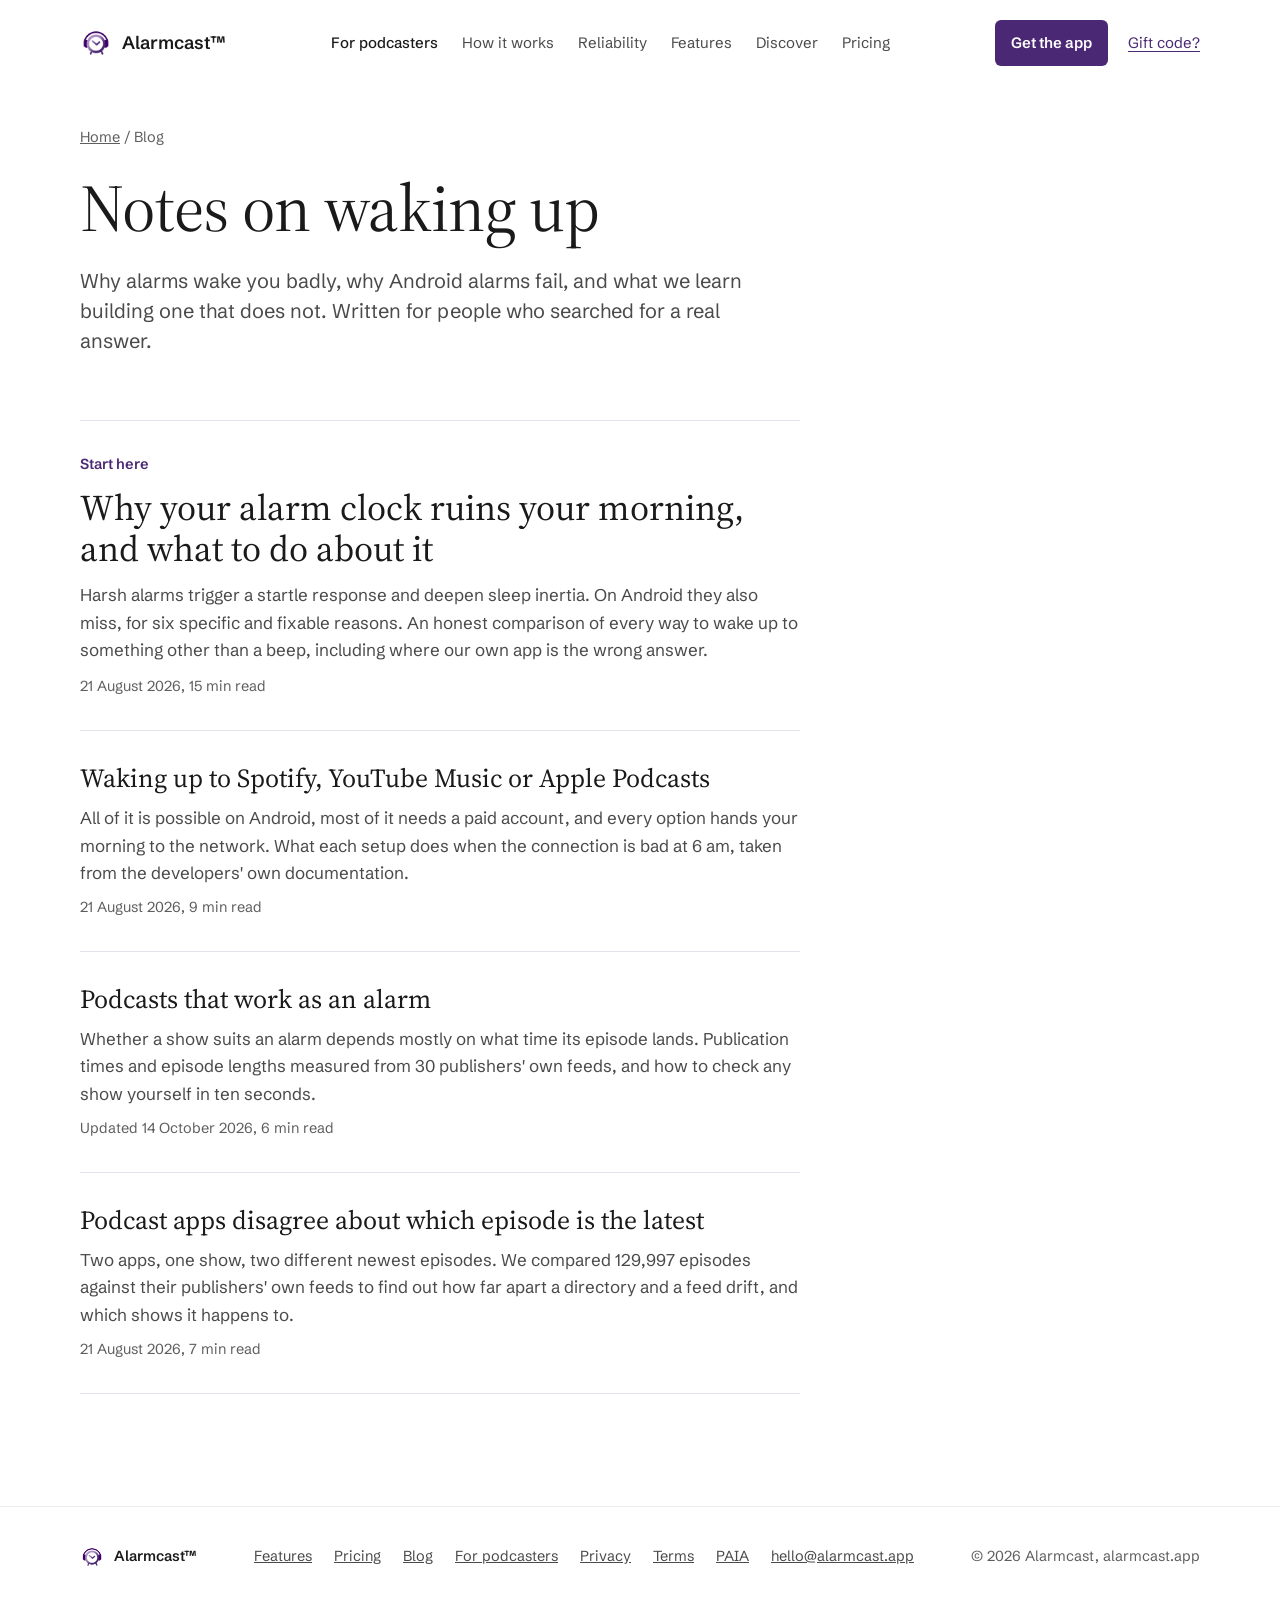
<file: blog/index.html>
<!doctype html>
<html lang="en">
<head>
<meta charset="UTF-8" />
<meta name="viewport" content="width=device-width, initial-scale=1.0" />
<title>The Alarmcast blog: waking up, podcasts and Android alarms</title>
<meta name="description" content="Writing about why alarms wake you badly, why Android alarms fail, and how podcast feeds actually work. From the team building the podcast alarm clock for Android." />
<meta name="theme-color" content="#FFFFFF" />
<link rel="canonical" href="https://alarmcast.app/blog/" />
<link rel="icon" type="image/png" sizes="512x512" href="/assets/favicon.png" />
<link rel="icon" sizes="any" href="/favicon.ico" />
<link rel="apple-touch-icon" href="/assets/apple-touch-icon.png" />
<meta property="og:type" content="website" />
<meta property="og:title" content="The Alarmcast blog" />
<meta property="og:description" content="Why alarms wake you badly, why Android alarms fail, and how podcast feeds actually work." />
<meta property="og:url" content="https://alarmcast.app/blog/" />
<meta property="og:image" content="https://alarmcast.app/assets/og-image.png" />
<meta property="og:image:width" content="1200" />
<meta property="og:image:height" content="630" />
<meta property="og:image:alt" content="The Alarmcast app icon and name." />
<meta name="twitter:card" content="summary_large_image" />
  <link rel="preload" href="/assets/fonts/source-serif-4-latin.woff2" as="font" type="font/woff2" crossorigin>
  <link rel="preload" href="/assets/fonts/schibsted-grotesk-latin.woff2" as="font" type="font/woff2" crossorigin>
  <link rel="stylesheet" href="/assets/site.css">
  <style>
.post{display:block;padding:32px 0;border-top:1px solid #E6E1EA;color:#1A1A1A;text-decoration:none}
.post:hover h2{text-decoration:underline;text-decoration-thickness:1px;text-underline-offset:4px}
  </style>
</head>
<body>
<div style="background: #FFFFFF; color: #1A1A1A; font-family: 'Schibsted Grotesk', system-ui, sans-serif; font-size: 17px; line-height: 1.6">

<div style="max-width: 1120px; margin: 0 auto; padding: 20px 24px; display: flex; flex-wrap: wrap; gap: 12px 16px; align-items: center; justify-content: space-between">
<a href="/" style="display: flex; align-items: center; gap: 10px; color: #1A1A1A; text-decoration: none; min-height: 44px">
<img src="/assets/apple-touch-icon.png" alt="" style="width: 32px; height: 32px; border-radius: 8px; display: block">
<span style="font-size: 18px; font-weight: 600">Alarmcast™</span>
</a>
<div class="nav-links" style="flex-wrap: wrap; gap: 0 24px; font-size: 15px">
<a href="/podcasters/" style="color: #1A1A1A; text-decoration: none; padding: 10px 0; font-weight: 500">For podcasters</a>
<a href="/#how" style="color: #4A4A4A; text-decoration: none; padding: 10px 0">How it works</a>
<a href="/#reliable" style="color: #4A4A4A; text-decoration: none; padding: 10px 0">Reliability</a>
<a href="/#features" style="color: #4A4A4A; text-decoration: none; padding: 10px 0">Features</a>
<a href="/#discover" style="color: #4A4A4A; text-decoration: none; padding: 10px 0">Discover</a>
<a href="/#pricing" style="color: #4A4A4A; text-decoration: none; padding: 10px 0">Pricing</a>
</div>
<div style="display: flex; gap: 12px 20px; align-items: center">
<a href="https://play.google.com/store/apps/details?id=com.alarmcast.app&amp;referrer=utm_source%3Dalarmcast.app%26utm_campaign%3Dwebsite" style="background: #4A2873; color: #FFFFFF; text-decoration: none; font-size: 15px; font-weight: 600; padding: 11px 16px; border-radius: 6px">Get the app</a>
<a href="/gift/" class="nav-gift" style="font-size: 15px; text-underline-offset: 3px; padding: 10px 0">Gift code?</a>
<button type="button" class="nav-menu-btn" aria-label="Menu" aria-expanded="false" aria-controls="mobile-nav" style="width: 44px; height: 44px; align-items: center; justify-content: center; border: 1px solid #E2E0EA; background: #FFFFFF; border-radius: 6px; cursor: pointer; color: #1A1A1A; padding: 0">
<svg width="20" height="20" viewBox="0 0 24 24" aria-hidden="true"><path d="M4 7h16M4 12h16M4 17h16" fill="none" stroke="currentColor" stroke-width="2" stroke-linecap="round"></path></svg>
</button>
</div>
</div>
<div id="mobile-nav" class="nav-panel" hidden style="display: flex; flex-direction: column; padding: 4px 24px 16px; border-bottom: 1px solid #ECEBF0; font-size: 17px">
<a href="/podcasters/" style="color: #1A1A1A; text-decoration: none; padding: 12px 0; font-weight: 500">For podcasters</a>
<a href="/#how" style="color: #1A1A1A; text-decoration: none; padding: 12px 0">How it works</a>
<a href="/#reliable" style="color: #1A1A1A; text-decoration: none; padding: 12px 0">Reliability</a>
<a href="/#features" style="color: #1A1A1A; text-decoration: none; padding: 12px 0">Features</a>
<a href="/#discover" style="color: #1A1A1A; text-decoration: none; padding: 12px 0">Discover</a>
<a href="/#pricing" style="color: #1A1A1A; text-decoration: none; padding: 12px 0">Pricing</a>
<a href="/gift/" style="text-underline-offset: 3px; padding: 12px 0">Gift code?</a>
</div>

<div style="max-width: 1120px; margin: 0 auto; padding: 40px 24px 112px">
<p style="margin: 0; font-size: 14.5px; color: #5E5E5E"><a href="/" style="color: #5E5E5E">Home</a> / Blog</p>
<h1 style="margin: 24px 0 0; font-family: 'Source Serif 4', Georgia, serif; font-weight: 400; font-size: clamp(40px, 5.2vw, 68px); line-height: 1.04; letter-spacing: -0.01em">Notes on waking up</h1>
<p style="margin: 24px 0 0; font-size: 20px; line-height: 1.5; color: #4A4A4A; max-width: 56ch">Why alarms wake you badly, why Android alarms fail, and what we learn building one that does not. Written for people who searched for a real answer.</p>

<div style="margin-top: 64px; max-width: 720px; border-bottom: 1px solid #E6E1EA">
<a class="post" href="/blog/why-your-alarm-clock-ruins-your-morning/">
<p style="margin: 0 0 10px; font-size: 14.5px; font-weight: 600; color: #4A2873">Start here</p>
<h2 style="margin: 0; font-family: 'Source Serif 4', Georgia, serif; font-weight: 400; font-size: clamp(28px, 3vw, 36px); line-height: 1.15">Why your alarm clock ruins your morning, and what to do about it</h2>
<p style="margin: 12px 0 0; color: #4A4A4A">Harsh alarms trigger a startle response and deepen sleep inertia. On Android they also miss, for six specific and fixable reasons. An honest comparison of every way to wake up to something other than a beep, including where our own app is the wrong answer.</p>
<p style="margin: 12px 0 0; font-size: 14.5px; color: #5E5E5E">21 August 2026, 15 min read</p>
</a>
<a class="post" href="/blog/wake-up-to-spotify-android/">
<h2 style="margin: 0; font-family: 'Source Serif 4', Georgia, serif; font-weight: 400; font-size: 26px; line-height: 1.2">Waking up to Spotify, YouTube Music or Apple Podcasts</h2>
<p style="margin: 10px 0 0; color: #4A4A4A">All of it is possible on Android, most of it needs a paid account, and every option hands your morning to the network. What each setup does when the connection is bad at 6 am, taken from the developers' own documentation.</p>
<p style="margin: 10px 0 0; font-size: 14.5px; color: #5E5E5E">21 August 2026, 9 min read</p>
</a>
<a class="post" href="/blog/best-podcasts-to-wake-up-to/">
<h2 style="margin: 0; font-family: 'Source Serif 4', Georgia, serif; font-weight: 400; font-size: 26px; line-height: 1.2">Podcasts that work as an alarm</h2>
<p style="margin: 10px 0 0; color: #4A4A4A">Whether a show suits an alarm depends mostly on what time its episode lands. Publication times and episode lengths measured from 30 publishers' own feeds, and how to check any show yourself in ten seconds.</p>
<p style="margin: 10px 0 0; font-size: 14.5px; color: #5E5E5E">Updated 14 October 2026, 6 min read</p>
</a>
<a class="post" href="/blog/how-podcast-feeds-work/">
<h2 style="margin: 0; font-family: 'Source Serif 4', Georgia, serif; font-weight: 400; font-size: 26px; line-height: 1.2">Podcast apps disagree about which episode is the latest</h2>
<p style="margin: 10px 0 0; color: #4A4A4A">Two apps, one show, two different newest episodes. We compared 129,997 episodes against their publishers' own feeds to find out how far apart a directory and a feed drift, and which shows it happens to.</p>
<p style="margin: 10px 0 0; font-size: 14.5px; color: #5E5E5E">21 August 2026, 7 min read</p>
</a>
</div>
</div>

<div style="border-top: 1px solid #ECEBF0">
<div style="max-width: 1120px; margin: 0 auto; padding: 28px 24px 48px; display: flex; flex-wrap: wrap; gap: 16px 40px; align-items: center; justify-content: space-between; font-size: 14.5px; color: #5E5E5E">
<div style="display: flex; align-items: center; gap: 10px; color: #1A1A1A">
<img src="/assets/apple-touch-icon.png" alt="" style="width: 24px; height: 24px; border-radius: 6px; display: block">
<span style="font-weight: 600">Alarmcast™</span>
</div>
<div style="display: flex; flex-wrap: wrap; gap: 0 22px">
<a href="/#features" style="color: #4A4A4A; padding: 10px 0">Features</a>
<a href="/#pricing" style="color: #4A4A4A; padding: 10px 0">Pricing</a>
<a href="/blog/" style="color: #4A4A4A; padding: 10px 0">Blog</a>
<a href="/podcasters/" style="color: #4A4A4A; padding: 10px 0">For podcasters</a>
<a href="/privacy/" style="color: #4A4A4A; padding: 10px 0">Privacy</a>
<a href="/terms/" style="color: #4A4A4A; padding: 10px 0">Terms</a>
<a href="/paia/" style="color: #4A4A4A; padding: 10px 0">PAIA</a>
<a href="mailto:hello@alarmcast.app" style="color: #4A4A4A; padding: 10px 0">hello@alarmcast.app</a>
</div>
<span>© 2026 Alarmcast, alarmcast.app</span>
</div>
</div>

</div>
<script>
(function () {
  var btn = document.querySelector('.nav-menu-btn');
  var panel = document.getElementById('mobile-nav');
  if (!btn || !panel) return;
  btn.addEventListener('click', function () {
    var opening = panel.hasAttribute('hidden');
    if (opening) panel.removeAttribute('hidden'); else panel.setAttribute('hidden', '');
    btn.setAttribute('aria-expanded', opening ? 'true' : 'false');
  });
  panel.addEventListener('click', function (e) {
    if (e.target.closest('a')) { panel.setAttribute('hidden', ''); btn.setAttribute('aria-expanded', 'false'); }
  });
})();
</script>
<script type="application/ld+json">
{
  "@context": "https://schema.org",
  "@type": "Blog",
  "name": "The Alarmcast blog",
  "description": "Why alarms wake you badly, why Android alarms fail, and how podcast feeds actually work.",
  "url": "https://alarmcast.app/blog/",
  "publisher": { "@type": "Organization", "name": "Alarmcast", "url": "https://alarmcast.app" },
  "inLanguage": "en"
}
</script>
</body>
</html>
</file>
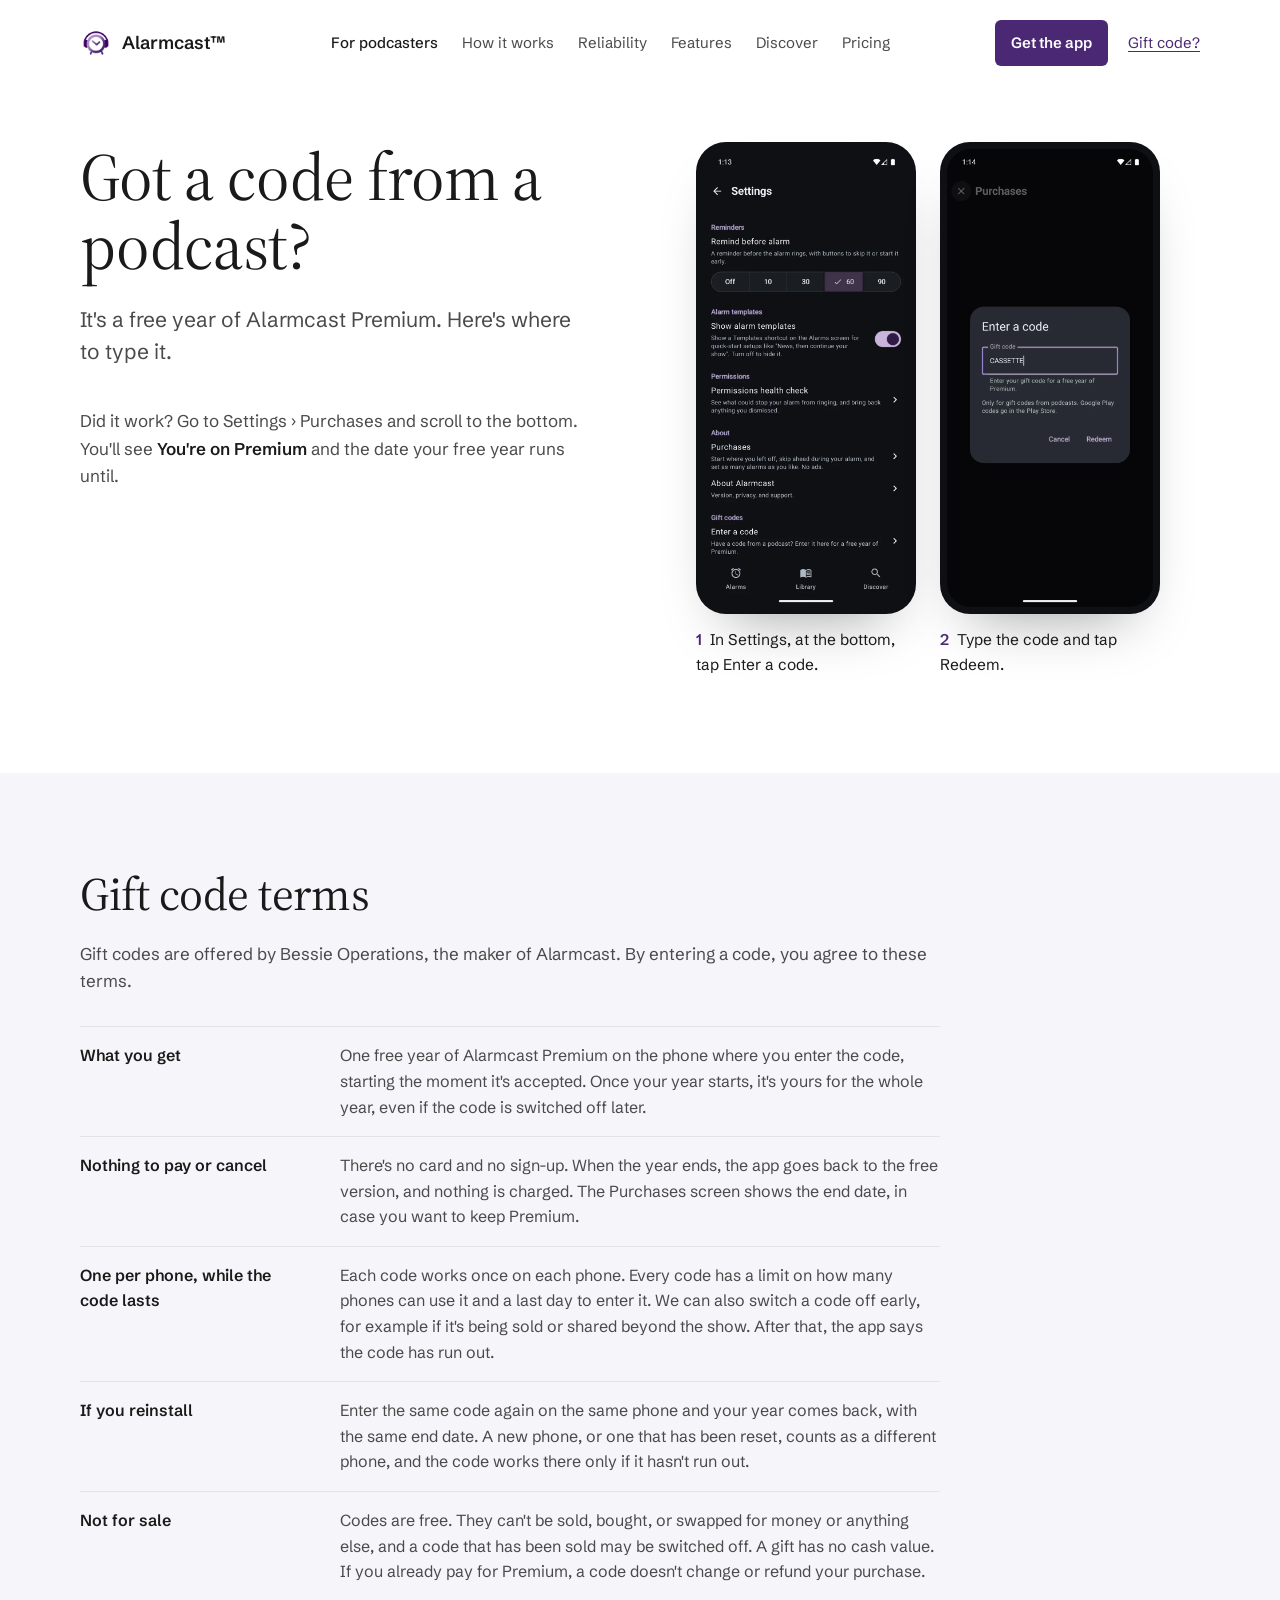
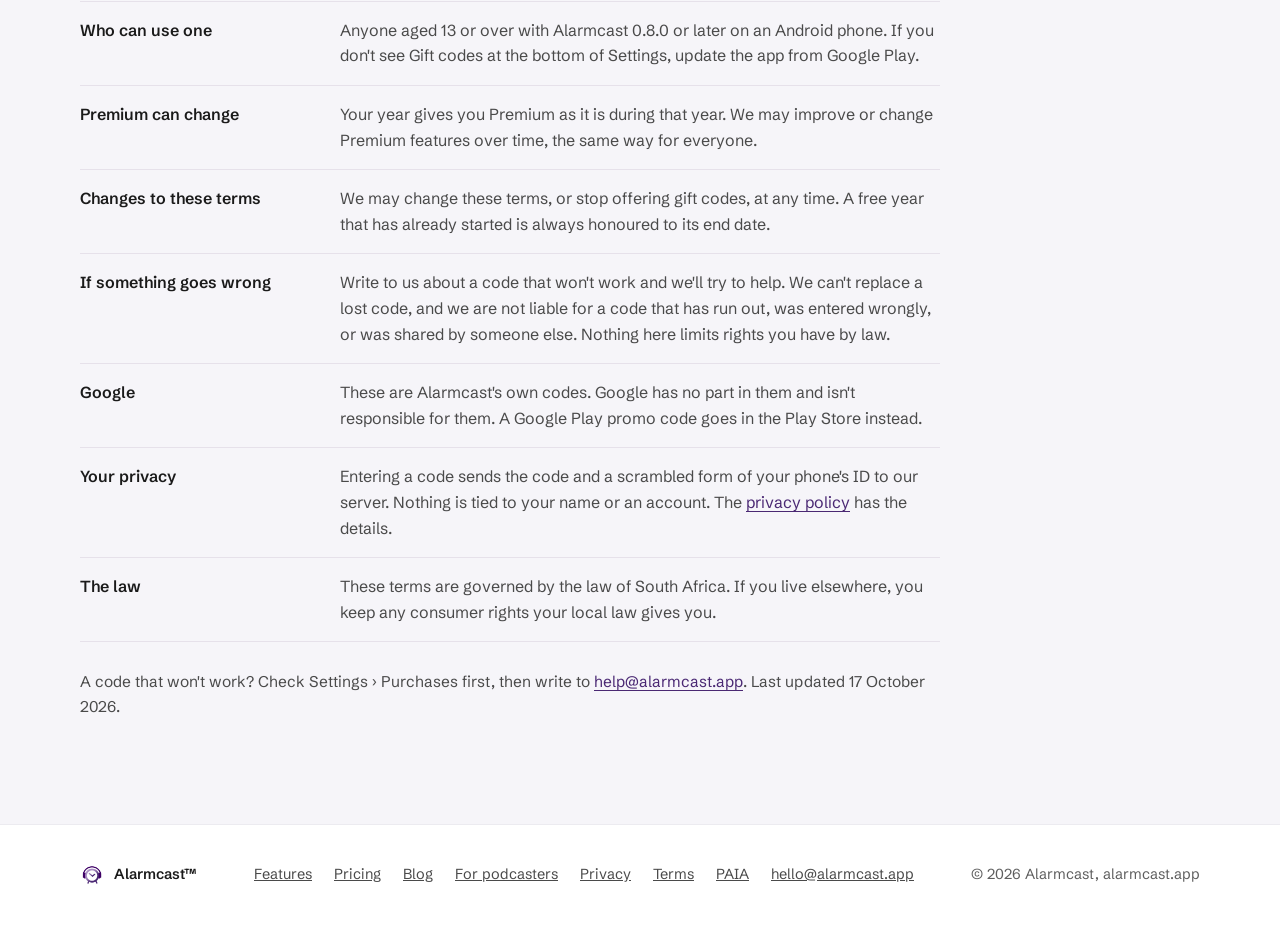
<file: gift/index.html>
<!doctype html>
<html lang="en">
<head>
<meta charset="UTF-8" />
<meta name="viewport" content="width=device-width, initial-scale=1.0" />
<title>Gift codes | Alarmcast</title>
<meta name="description" content="Heard an Alarmcast code on a podcast? Where to enter it, and how gift codes work: a free year of Premium, one per phone." />
<meta name="theme-color" content="#FFFFFF" />
<link rel="canonical" href="https://alarmcast.app/gift/" />
<link rel="icon" type="image/png" sizes="512x512" href="/assets/favicon.png" />
<link rel="icon" sizes="any" href="/favicon.ico" />
<link rel="apple-touch-icon" href="/assets/apple-touch-icon.png" />
<meta property="og:type" content="website" />
<meta property="og:title" content="Alarmcast gift codes" />
<meta property="og:description" content="Got a code from a podcast? Where to enter it, and the gift code terms." />
<meta property="og:url" content="https://alarmcast.app/gift/" />
<meta property="og:image" content="https://alarmcast.app/assets/og-image.png" />
<meta property="og:image:width" content="1200" />
<meta property="og:image:height" content="630" />
<meta name="twitter:card" content="summary_large_image" />
  <link rel="preload" href="/assets/fonts/source-serif-4-latin.woff2" as="font" type="font/woff2" crossorigin>
  <link rel="preload" href="/assets/fonts/schibsted-grotesk-latin.woff2" as="font" type="font/woff2" crossorigin>
  <link rel="stylesheet" href="/assets/site.css">
  <style>
.term{display:grid;grid-template-columns:220px minmax(0,1fr);gap:4px 40px;padding:16px 0;border-top:1px solid #E6E1EA}
@media (max-width: 700px){.term{grid-template-columns:minmax(0,1fr)}}
  </style>
</head>
<body>
<div style="background: #FFFFFF; color: #1A1A1A; font-family: 'Schibsted Grotesk', system-ui, sans-serif; font-size: 17px; line-height: 1.6">

<div style="max-width: 1120px; margin: 0 auto; padding: 20px 24px; display: flex; flex-wrap: wrap; gap: 12px 16px; align-items: center; justify-content: space-between">
<a href="/" style="display: flex; align-items: center; gap: 10px; color: #1A1A1A; text-decoration: none; min-height: 44px">
<img src="/assets/apple-touch-icon.png" alt="" style="width: 32px; height: 32px; border-radius: 8px; display: block">
<span style="font-size: 18px; font-weight: 600">Alarmcast™</span>
</a>
<div class="nav-links" style="flex-wrap: wrap; gap: 0 24px; font-size: 15px">
<a href="/podcasters/" style="color: #1A1A1A; text-decoration: none; padding: 10px 0; font-weight: 500">For podcasters</a>
<a href="/#how" style="color: #4A4A4A; text-decoration: none; padding: 10px 0">How it works</a>
<a href="/#reliable" style="color: #4A4A4A; text-decoration: none; padding: 10px 0">Reliability</a>
<a href="/#features" style="color: #4A4A4A; text-decoration: none; padding: 10px 0">Features</a>
<a href="/#discover" style="color: #4A4A4A; text-decoration: none; padding: 10px 0">Discover</a>
<a href="/#pricing" style="color: #4A4A4A; text-decoration: none; padding: 10px 0">Pricing</a>
</div>
<div style="display: flex; gap: 12px 20px; align-items: center">
<a href="https://play.google.com/store/apps/details?id=com.alarmcast.app&amp;referrer=utm_source%3Dalarmcast.app%26utm_campaign%3Dgift-codes" style="background: #4A2873; color: #FFFFFF; text-decoration: none; font-size: 15px; font-weight: 600; padding: 11px 16px; border-radius: 6px">Get the app</a>
<a href="/gift/" class="nav-gift" aria-current="page" style="font-size: 15px; text-underline-offset: 3px; padding: 10px 0">Gift code?</a>
<button type="button" class="nav-menu-btn" aria-label="Menu" aria-expanded="false" aria-controls="mobile-nav" style="width: 44px; height: 44px; align-items: center; justify-content: center; border: 1px solid #E2E0EA; background: #FFFFFF; border-radius: 6px; cursor: pointer; color: #1A1A1A; padding: 0">
<svg width="20" height="20" viewBox="0 0 24 24" aria-hidden="true"><path d="M4 7h16M4 12h16M4 17h16" fill="none" stroke="currentColor" stroke-width="2" stroke-linecap="round"></path></svg>
</button>
</div>
</div>
<div id="mobile-nav" class="nav-panel" hidden style="display: flex; flex-direction: column; padding: 4px 24px 16px; border-bottom: 1px solid #ECEBF0; font-size: 17px">
<a href="/podcasters/" style="color: #1A1A1A; text-decoration: none; padding: 12px 0; font-weight: 500">For podcasters</a>
<a href="/#how" style="color: #1A1A1A; text-decoration: none; padding: 12px 0">How it works</a>
<a href="/#reliable" style="color: #1A1A1A; text-decoration: none; padding: 12px 0">Reliability</a>
<a href="/#features" style="color: #1A1A1A; text-decoration: none; padding: 12px 0">Features</a>
<a href="/#discover" style="color: #1A1A1A; text-decoration: none; padding: 12px 0">Discover</a>
<a href="/#pricing" style="color: #1A1A1A; text-decoration: none; padding: 12px 0">Pricing</a>
<a href="/gift/" style="text-underline-offset: 3px; padding: 12px 0">Gift code?</a>
</div>

<div style="max-width: 1120px; margin: 0 auto; padding: 56px 24px 96px; display: flex; flex-wrap: wrap; gap: 48px 72px; align-items: flex-start">
<div style="flex: 1 1 400px; min-width: 0; max-width: 540px">
<h1 style="margin: 0; font-family: 'Source Serif 4', Georgia, serif; font-weight: 400; font-size: clamp(40px, 5.2vw, 68px); line-height: 1.04; letter-spacing: -0.01em">Got a code from a podcast?</h1>
<p style="margin: 24px 0 0; font-size: 21px; line-height: 1.5; color: #4A4A4A">It's a free year of Alarmcast Premium. Here's where to type it.</p>
<p style="margin: 40px 0 0; color: #4A4A4A">Did it work? Go to Settings › Purchases and scroll to the bottom. You'll see <b style="font-weight: 600; color: #1A1A1A">You're on Premium</b> and the date your free year runs until.</p>
</div>
<ol style="flex: 1 1 440px; min-width: 0; margin: 0; padding: 0; list-style: none; display: flex; gap: 24px; justify-content: center; align-items: flex-start">
<li style="flex: 0 1 220px; min-width: 0">
<div style="background: #0E1014; border-radius: 30px; padding: 7px; box-shadow: 0 30px 60px -30px rgba(0,0,0,0.4)"><img src="/assets/screens/gift-settings.webp" alt="Alarmcast Settings, scrolled to the bottom: a Gift codes section with the row Enter a code" style="width: 100%; display: block; border-radius: 24px"></div>
<p style="margin: 14px 0 0; font-size: 15.5px"><span style="color: #4A2873; font-weight: 600; margin-right: 8px">1</span>In Settings, at the bottom, tap Enter a code.</p>
</li>
<li style="flex: 0 1 220px; min-width: 0">
<div style="background: #0E1014; border-radius: 30px; padding: 7px; box-shadow: 0 30px 60px -30px rgba(0,0,0,0.4)"><img src="/assets/screens/gift-enter.webp" alt="The Enter a code box, with the gift code CASSETTE typed in and a Redeem button" style="width: 100%; display: block; border-radius: 24px"></div>
<p style="margin: 14px 0 0; font-size: 15.5px"><span style="color: #4A2873; font-weight: 600; margin-right: 8px">2</span>Type the code and tap Redeem.</p>
</li>
</ol>
</div>

<div id="terms" style="background: #F6F5F9">
<div style="max-width: 1120px; margin: 0 auto; padding: 96px 24px 104px">
<div style="max-width: 860px">
<h2 style="margin: 0; font-family: 'Source Serif 4', Georgia, serif; font-weight: 400; font-size: clamp(32px, 3.6vw, 46px); line-height: 1.1; letter-spacing: -0.01em">Gift code terms</h2>
<p style="margin: 20px 0 0; color: #4A4A4A">Gift codes are offered by Bessie Operations, the maker of Alarmcast. By entering a code, you agree to these terms.</p>
<dl style="margin: 32px 0 0; border-bottom: 1px solid #E6E1EA; font-size: 16px">
<div class="term"><dt style="font-weight: 600">What you get</dt><dd style="margin: 0; color: #4A4A4A">One free year of Alarmcast Premium on the phone where you enter the code, starting the moment it's accepted. Once your year starts, it's yours for the whole year, even if the code is switched off later.</dd></div>
<div class="term"><dt style="font-weight: 600">Nothing to pay or cancel</dt><dd style="margin: 0; color: #4A4A4A">There's no card and no sign-up. When the year ends, the app goes back to the free version, and nothing is charged. The Purchases screen shows the end date, in case you want to keep Premium.</dd></div>
<div class="term"><dt style="font-weight: 600">One per phone, while the code lasts</dt><dd style="margin: 0; color: #4A4A4A">Each code works once on each phone. Every code has a limit on how many phones can use it and a last day to enter it. We can also switch a code off early, for example if it's being sold or shared beyond the show. After that, the app says the code has run out.</dd></div>
<div class="term"><dt style="font-weight: 600">If you reinstall</dt><dd style="margin: 0; color: #4A4A4A">Enter the same code again on the same phone and your year comes back, with the same end date. A new phone, or one that has been reset, counts as a different phone, and the code works there only if it hasn't run out.</dd></div>
<div class="term"><dt style="font-weight: 600">Not for sale</dt><dd style="margin: 0; color: #4A4A4A">Codes are free. They can't be sold, bought, or swapped for money or anything else, and a code that has been sold may be switched off. A gift has no cash value. If you already pay for Premium, a code doesn't change or refund your purchase.</dd></div>
<div class="term"><dt style="font-weight: 600">Who can use one</dt><dd style="margin: 0; color: #4A4A4A">Anyone aged 13 or over with Alarmcast 0.8.0 or later on an Android phone. If you don't see Gift codes at the bottom of Settings, update the app from Google Play.</dd></div>
<div class="term"><dt style="font-weight: 600">Premium can change</dt><dd style="margin: 0; color: #4A4A4A">Your year gives you Premium as it is during that year. We may improve or change Premium features over time, the same way for everyone.</dd></div>
<div class="term"><dt style="font-weight: 600">Changes to these terms</dt><dd style="margin: 0; color: #4A4A4A">We may change these terms, or stop offering gift codes, at any time. A free year that has already started is always honoured to its end date.</dd></div>
<div class="term"><dt style="font-weight: 600">If something goes wrong</dt><dd style="margin: 0; color: #4A4A4A">Write to us about a code that won't work and we'll try to help. We can't replace a lost code, and we are not liable for a code that has run out, was entered wrongly, or was shared by someone else. Nothing here limits rights you have by law.</dd></div>
<div class="term"><dt style="font-weight: 600">Google</dt><dd style="margin: 0; color: #4A4A4A">These are Alarmcast's own codes. Google has no part in them and isn't responsible for them. A Google Play promo code goes in the Play Store instead.</dd></div>
<div class="term"><dt style="font-weight: 600">Your privacy</dt><dd style="margin: 0; color: #4A4A4A">Entering a code sends the code and a scrambled form of your phone's ID to our server. Nothing is tied to your name or an account. The <a href="/privacy/" style="text-underline-offset: 3px">privacy policy</a> has the details.</dd></div>
<div class="term"><dt style="font-weight: 600">The law</dt><dd style="margin: 0; color: #4A4A4A">These terms are governed by the law of South Africa. If you live elsewhere, you keep any consumer rights your local law gives you.</dd></div>
</dl>
<p style="margin: 28px 0 0; font-size: 15.5px; color: #4A4A4A">A code that won't work? Check Settings › Purchases first, then write to <a href="mailto:help@alarmcast.app" style="text-underline-offset: 3px">help@alarmcast.app</a>. Last updated 17 October 2026.</p>
</div>
</div>
</div>

<div style="border-top: 1px solid #ECEBF0">
<div style="max-width: 1120px; margin: 0 auto; padding: 28px 24px 48px; display: flex; flex-wrap: wrap; gap: 16px 40px; align-items: center; justify-content: space-between; font-size: 14.5px; color: #5E5E5E">
<div style="display: flex; align-items: center; gap: 10px; color: #1A1A1A">
<img src="/assets/apple-touch-icon.png" alt="" style="width: 24px; height: 24px; border-radius: 6px; display: block">
<span style="font-weight: 600">Alarmcast™</span>
</div>
<div style="display: flex; flex-wrap: wrap; gap: 0 22px">
<a href="/#features" style="color: #4A4A4A; padding: 10px 0">Features</a>
<a href="/#pricing" style="color: #4A4A4A; padding: 10px 0">Pricing</a>
<a href="/blog/" style="color: #4A4A4A; padding: 10px 0">Blog</a>
<a href="/podcasters/" style="color: #4A4A4A; padding: 10px 0">For podcasters</a>
<a href="/privacy/" style="color: #4A4A4A; padding: 10px 0">Privacy</a>
<a href="/terms/" style="color: #4A4A4A; padding: 10px 0">Terms</a>
<a href="/paia/" style="color: #4A4A4A; padding: 10px 0">PAIA</a>
<a href="mailto:hello@alarmcast.app" style="color: #4A4A4A; padding: 10px 0">hello@alarmcast.app</a>
</div>
<span>© 2026 Alarmcast, alarmcast.app</span>
</div>
</div>

</div>
<script>
(function () {
  var btn = document.querySelector('.nav-menu-btn');
  var panel = document.getElementById('mobile-nav');
  if (!btn || !panel) return;
  btn.addEventListener('click', function () {
    var opening = panel.hasAttribute('hidden');
    if (opening) panel.removeAttribute('hidden'); else panel.setAttribute('hidden', '');
    btn.setAttribute('aria-expanded', opening ? 'true' : 'false');
  });
  panel.addEventListener('click', function (e) {
    if (e.target.closest('a')) { panel.setAttribute('hidden', ''); btn.setAttribute('aria-expanded', 'false'); }
  });
})();
</script>
</body>
</html>
</file>
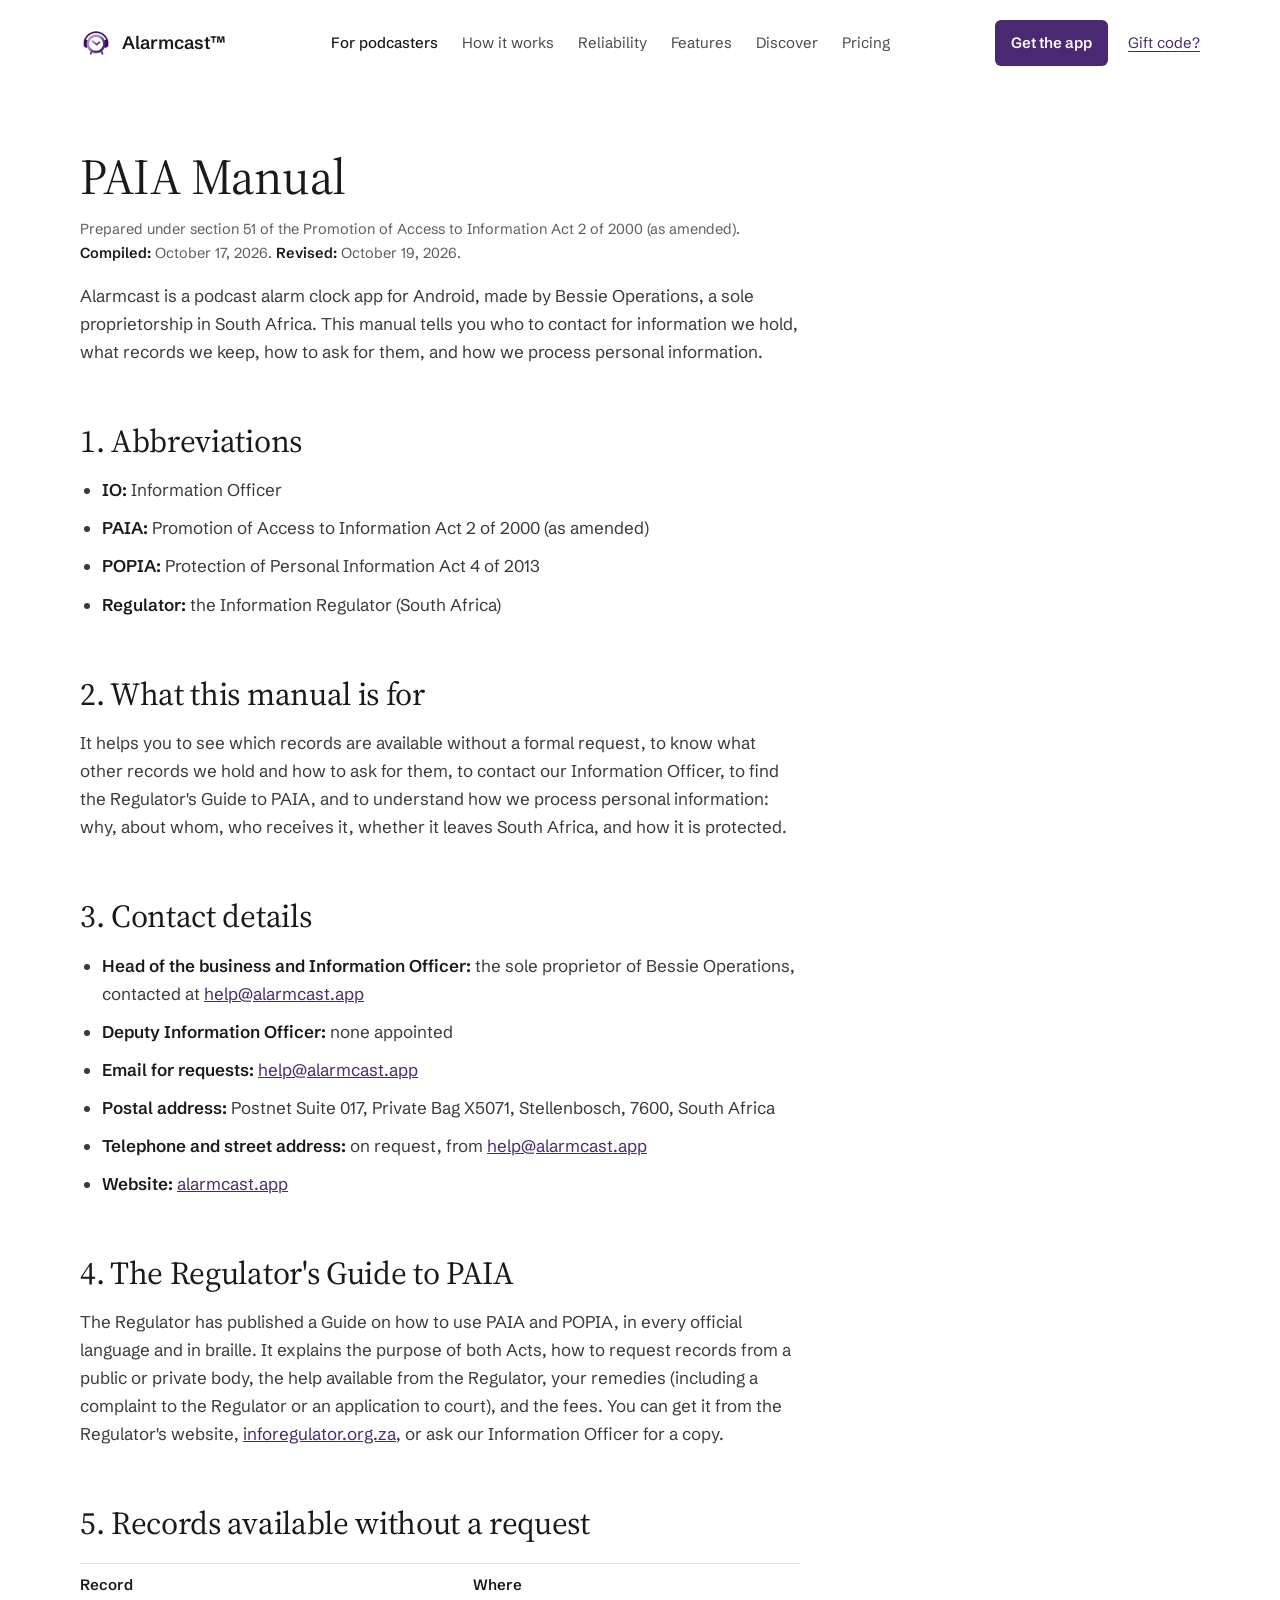
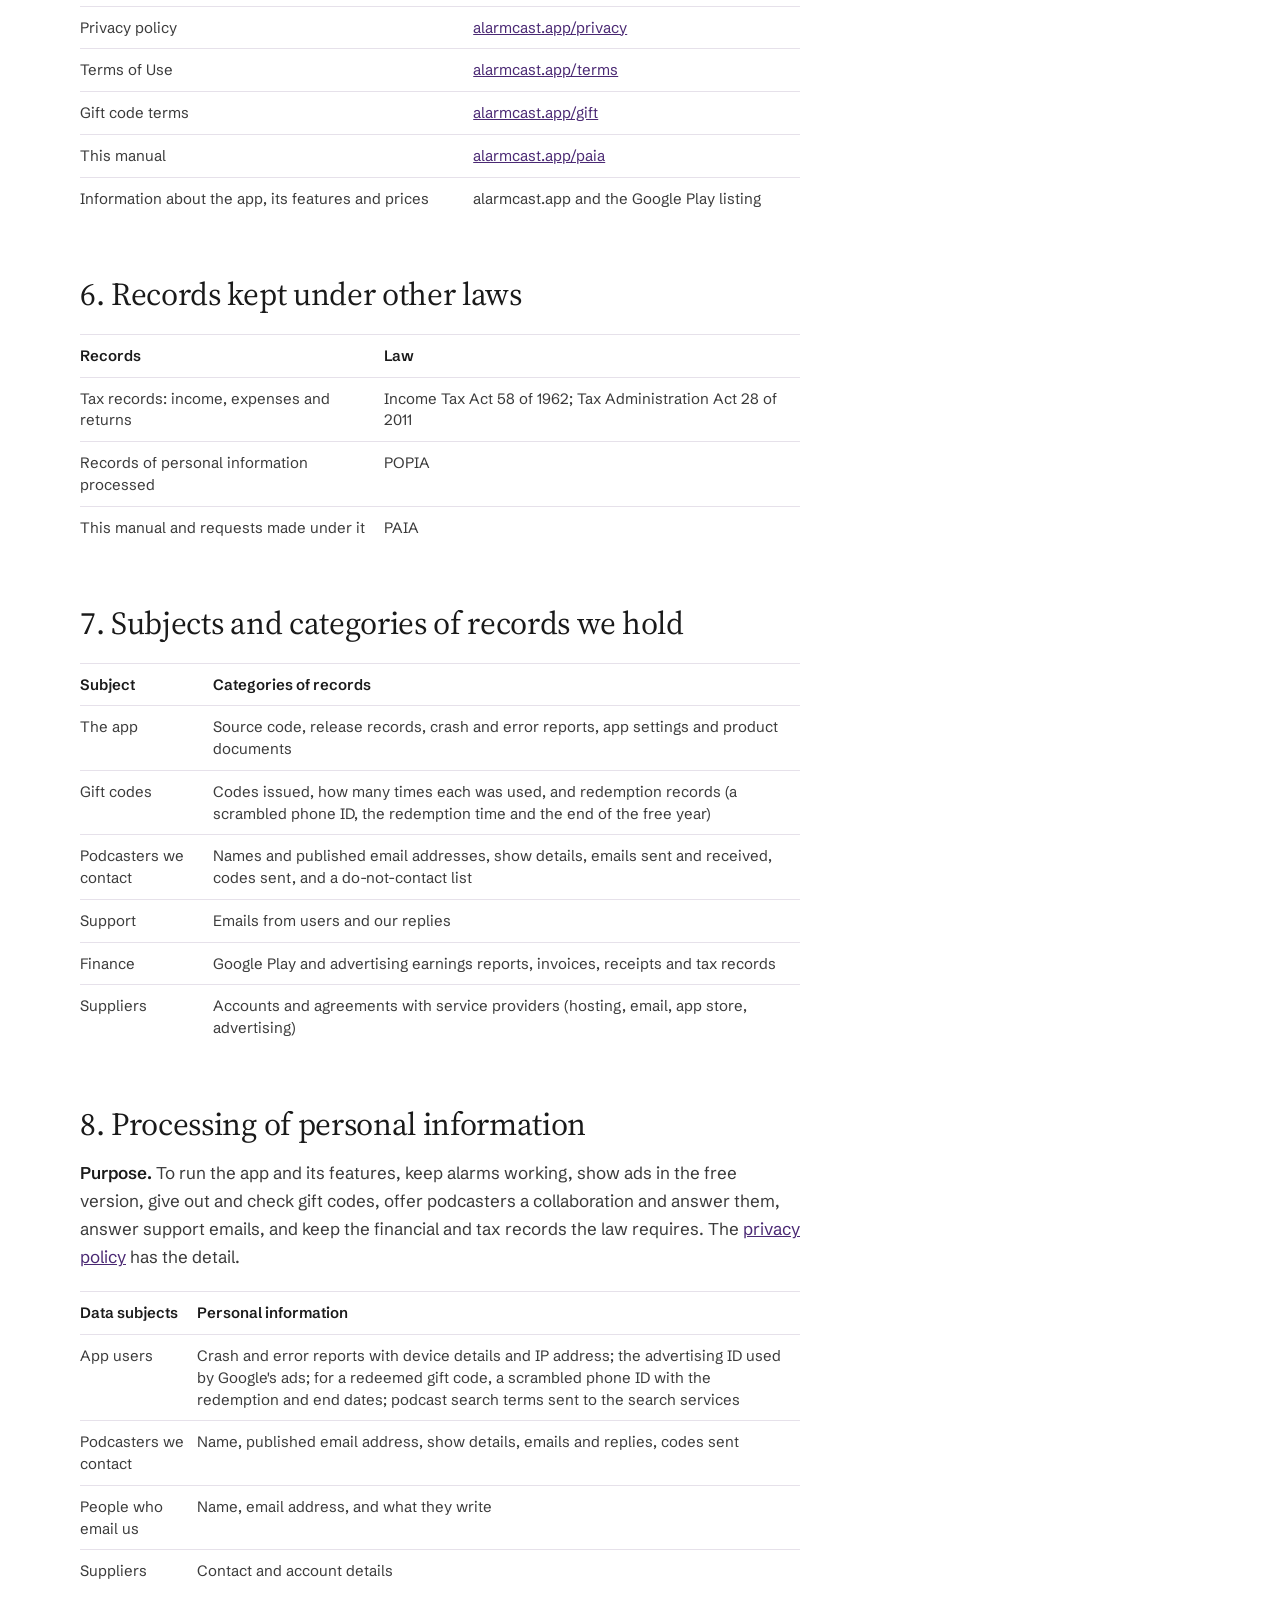
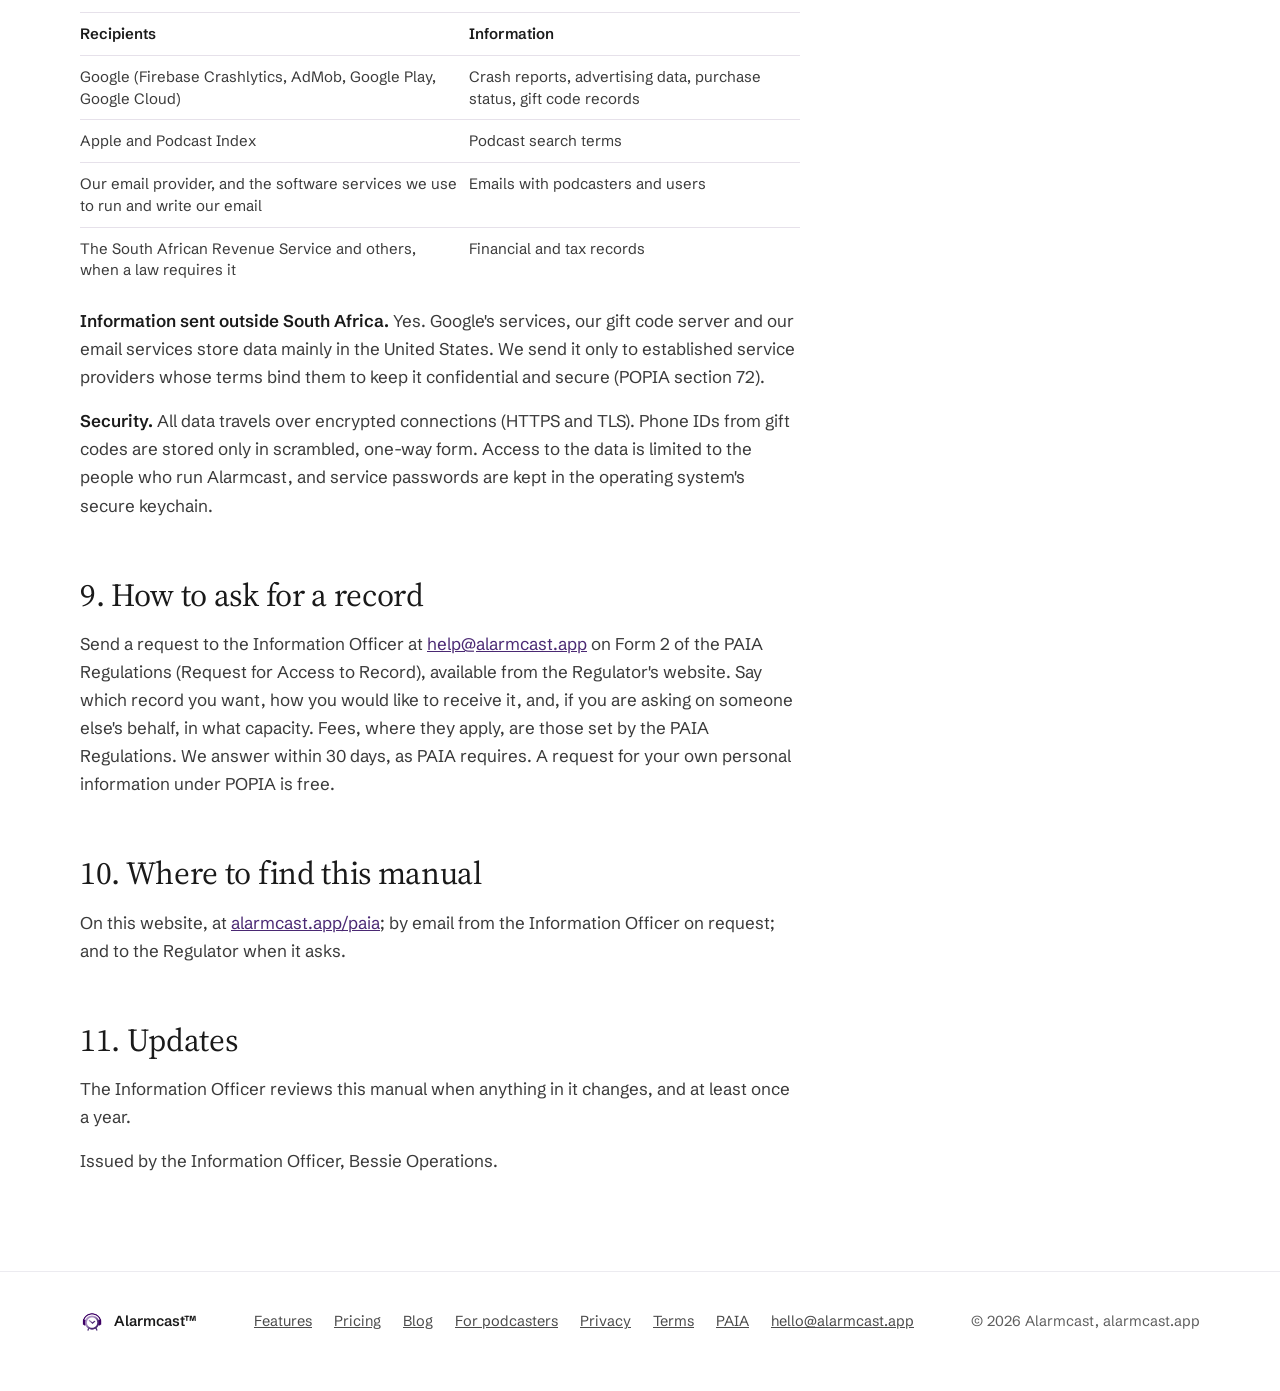
<file: paia/index.html>
<!doctype html>
<html lang="en">
<head>
<meta charset="UTF-8" />
<meta name="viewport" content="width=device-width, initial-scale=1.0" />
<title>PAIA Manual for Alarmcast</title>
<meta name="description" content="Alarmcast's manual under the Promotion of Access to Information Act: who to contact, what records we hold, and how personal information is processed." />
<meta name="theme-color" content="#FFFFFF" />
<link rel="canonical" href="https://alarmcast.app/paia/" />
<link rel="icon" type="image/png" sizes="512x512" href="/assets/favicon.png" />
<link rel="icon" sizes="any" href="/favicon.ico" />
<link rel="apple-touch-icon" href="/assets/apple-touch-icon.png" />
<meta property="og:type" content="website" />
<meta property="og:title" content="Alarmcast PAIA Manual" />
<meta property="og:description" content="Alarmcast's manual under the Promotion of Access to Information Act." />
<meta property="og:url" content="https://alarmcast.app/paia/" />
<meta property="og:image" content="https://alarmcast.app/assets/og-image.png" />
<meta property="og:image:width" content="1200" />
<meta property="og:image:height" content="630" />
<meta name="twitter:card" content="summary_large_image" />
  <link rel="preload" href="/assets/fonts/source-serif-4-latin.woff2" as="font" type="font/woff2" crossorigin>
  <link rel="preload" href="/assets/fonts/schibsted-grotesk-latin.woff2" as="font" type="font/woff2" crossorigin>
  <link rel="stylesheet" href="/assets/site.css">
  <style>
.art h2{margin:56px 0 0;font-family:'Source Serif 4',Georgia,serif;font-weight:400;font-size:clamp(26px,2.8vw,32px);line-height:1.2;letter-spacing:-0.01em;color:#1A1A1A}
.art h3{margin:28px 0 0;font-size:18px;font-weight:600;line-height:1.4;color:#1A1A1A}
.art p{margin:16px 0 0}
.art ul{margin:16px 0 0;padding:0 0 0 22px}
.art li{margin:10px 0 0}
.art b{font-weight:600;color:#1A1A1A}
  </style>
</head>
<body>
<div style="background: #FFFFFF; color: #1A1A1A; font-family: 'Schibsted Grotesk', system-ui, sans-serif; font-size: 17px; line-height: 1.6">

<div style="max-width: 1120px; margin: 0 auto; padding: 20px 24px; display: flex; flex-wrap: wrap; gap: 12px 16px; align-items: center; justify-content: space-between">
<a href="/" style="display: flex; align-items: center; gap: 10px; color: #1A1A1A; text-decoration: none; min-height: 44px">
<img src="/assets/apple-touch-icon.png" alt="" style="width: 32px; height: 32px; border-radius: 8px; display: block">
<span style="font-size: 18px; font-weight: 600">Alarmcast™</span>
</a>
<div class="nav-links" style="flex-wrap: wrap; gap: 0 24px; font-size: 15px">
<a href="/podcasters/" style="color: #1A1A1A; text-decoration: none; padding: 10px 0; font-weight: 500">For podcasters</a>
<a href="/#how" style="color: #4A4A4A; text-decoration: none; padding: 10px 0">How it works</a>
<a href="/#reliable" style="color: #4A4A4A; text-decoration: none; padding: 10px 0">Reliability</a>
<a href="/#features" style="color: #4A4A4A; text-decoration: none; padding: 10px 0">Features</a>
<a href="/#discover" style="color: #4A4A4A; text-decoration: none; padding: 10px 0">Discover</a>
<a href="/#pricing" style="color: #4A4A4A; text-decoration: none; padding: 10px 0">Pricing</a>
</div>
<div style="display: flex; gap: 12px 20px; align-items: center">
<a href="https://play.google.com/store/apps/details?id=com.alarmcast.app&amp;referrer=utm_source%3Dalarmcast.app%26utm_campaign%3Dwebsite" style="background: #4A2873; color: #FFFFFF; text-decoration: none; font-size: 15px; font-weight: 600; padding: 11px 16px; border-radius: 6px">Get the app</a>
<a href="/gift/" class="nav-gift" style="font-size: 15px; text-underline-offset: 3px; padding: 10px 0">Gift code?</a>
<button type="button" class="nav-menu-btn" aria-label="Menu" aria-expanded="false" aria-controls="mobile-nav" style="width: 44px; height: 44px; align-items: center; justify-content: center; border: 1px solid #E2E0EA; background: #FFFFFF; border-radius: 6px; cursor: pointer; color: #1A1A1A; padding: 0">
<svg width="20" height="20" viewBox="0 0 24 24" aria-hidden="true"><path d="M4 7h16M4 12h16M4 17h16" fill="none" stroke="currentColor" stroke-width="2" stroke-linecap="round"></path></svg>
</button>
</div>
</div>
<div id="mobile-nav" class="nav-panel" hidden style="display: flex; flex-direction: column; padding: 4px 24px 16px; border-bottom: 1px solid #ECEBF0; font-size: 17px">
<a href="/podcasters/" style="color: #1A1A1A; text-decoration: none; padding: 12px 0; font-weight: 500">For podcasters</a>
<a href="/#how" style="color: #1A1A1A; text-decoration: none; padding: 12px 0">How it works</a>
<a href="/#reliable" style="color: #1A1A1A; text-decoration: none; padding: 12px 0">Reliability</a>
<a href="/#features" style="color: #1A1A1A; text-decoration: none; padding: 12px 0">Features</a>
<a href="/#discover" style="color: #1A1A1A; text-decoration: none; padding: 12px 0">Discover</a>
<a href="/#pricing" style="color: #1A1A1A; text-decoration: none; padding: 12px 0">Pricing</a>
<a href="/gift/" style="text-underline-offset: 3px; padding: 12px 0">Gift code?</a>
</div>

<div style="max-width: 1120px; margin: 0 auto; padding: 40px 24px 96px">
<div class="art" style="max-width: 720px; font-size: 17px; line-height: 1.65; color: #3A3A3A">
<h1 style="margin: 24px 0 0; font-family: 'Source Serif 4', Georgia, serif; font-weight: 400; font-size: clamp(34px, 4.4vw, 50px); line-height: 1.08; letter-spacing: -0.01em; color: #1A1A1A">PAIA Manual</h1>
<p style="margin: 14px 0 0; font-size: 14.5px; color: #5E5E5E">Prepared under section 51 of the Promotion of Access to Information Act 2 of 2000 (as amended). <b>Compiled:</b> October 17, 2026. <b>Revised:</b> October 19, 2026.</p>

<p>Alarmcast is a podcast alarm clock app for Android, made by Bessie Operations, a sole proprietorship in South Africa. This manual tells you who to contact for information we hold, what records we keep, how to ask for them, and how we process personal information.</p>

<h2>1. Abbreviations</h2>
<ul>
<li><b>IO:</b> Information Officer</li>
<li><b>PAIA:</b> Promotion of Access to Information Act 2 of 2000 (as amended)</li>
<li><b>POPIA:</b> Protection of Personal Information Act 4 of 2013</li>
<li><b>Regulator:</b> the Information Regulator (South Africa)</li>
</ul>

<h2>2. What this manual is for</h2>
<p>It helps you to see which records are available without a formal request, to know what other records we hold and how to ask for them, to contact our Information Officer, to find the Regulator's Guide to PAIA, and to understand how we process personal information: why, about whom, who receives it, whether it leaves South Africa, and how it is protected.</p>

<h2>3. Contact details</h2>
<ul>
<li><b>Head of the business and Information Officer:</b> the sole proprietor of Bessie Operations, contacted at <a href="mailto:help@alarmcast.app">help@alarmcast.app</a></li>
<li><b>Deputy Information Officer:</b> none appointed</li>
<li><b>Email for requests:</b> <a href="mailto:help@alarmcast.app">help@alarmcast.app</a></li>
<li><b>Postal address:</b> Postnet Suite 017, Private Bag X5071, Stellenbosch, 7600, South Africa</li>
<li><b>Telephone and street address:</b> on request, from <a href="mailto:help@alarmcast.app">help@alarmcast.app</a></li>
<li><b>Website:</b> <a href="https://alarmcast.app">alarmcast.app</a></li>
</ul>

<h2>4. The Regulator's Guide to PAIA</h2>
<p>The Regulator has published a Guide on how to use PAIA and POPIA, in every official language and in braille. It explains the purpose of both Acts, how to request records from a public or private body, the help available from the Regulator, your remedies (including a complaint to the Regulator or an application to court), and the fees. You can get it from the Regulator's website, <a href="https://inforegulator.org.za" target="_blank" rel="noopener">inforegulator.org.za</a>, or ask our Information Officer for a copy.</p>

<h2>5. Records available without a request</h2>
<div style="margin-top: 20px; overflow-x: auto"><table style="width: 100%; min-width: 520px; border-collapse: collapse; font-size: 15px; line-height: 1.45">
<thead><tr><th style="padding: 10px 12px 10px 0; text-align: left; vertical-align: top; border-top: 1px solid #E6E1EA; font-weight: 600; color: #1A1A1A">Record</th><th style="padding: 10px 12px 10px 0; text-align: left; vertical-align: top; border-top: 1px solid #E6E1EA; font-weight: 600; color: #1A1A1A">Where</th></tr></thead>
<tbody>
<tr><td style="padding: 10px 12px 10px 0; text-align: left; vertical-align: top; border-top: 1px solid #E6E1EA">Privacy policy</td><td style="padding: 10px 12px 10px 0; text-align: left; vertical-align: top; border-top: 1px solid #E6E1EA"><a href="/privacy/">alarmcast.app/privacy</a></td></tr>
<tr><td style="padding: 10px 12px 10px 0; text-align: left; vertical-align: top; border-top: 1px solid #E6E1EA">Terms of Use</td><td style="padding: 10px 12px 10px 0; text-align: left; vertical-align: top; border-top: 1px solid #E6E1EA"><a href="/terms/">alarmcast.app/terms</a></td></tr>
<tr><td style="padding: 10px 12px 10px 0; text-align: left; vertical-align: top; border-top: 1px solid #E6E1EA">Gift code terms</td><td style="padding: 10px 12px 10px 0; text-align: left; vertical-align: top; border-top: 1px solid #E6E1EA"><a href="/gift/">alarmcast.app/gift</a></td></tr>
<tr><td style="padding: 10px 12px 10px 0; text-align: left; vertical-align: top; border-top: 1px solid #E6E1EA">This manual</td><td style="padding: 10px 12px 10px 0; text-align: left; vertical-align: top; border-top: 1px solid #E6E1EA"><a href="/paia/">alarmcast.app/paia</a></td></tr>
<tr><td style="padding: 10px 12px 10px 0; text-align: left; vertical-align: top; border-top: 1px solid #E6E1EA">Information about the app, its features and prices</td><td style="padding: 10px 12px 10px 0; text-align: left; vertical-align: top; border-top: 1px solid #E6E1EA">alarmcast.app and the Google Play listing</td></tr>
</tbody>
</table></div>

<h2>6. Records kept under other laws</h2>
<div style="margin-top: 20px; overflow-x: auto"><table style="width: 100%; min-width: 520px; border-collapse: collapse; font-size: 15px; line-height: 1.45">
<thead><tr><th style="padding: 10px 12px 10px 0; text-align: left; vertical-align: top; border-top: 1px solid #E6E1EA; font-weight: 600; color: #1A1A1A">Records</th><th style="padding: 10px 12px 10px 0; text-align: left; vertical-align: top; border-top: 1px solid #E6E1EA; font-weight: 600; color: #1A1A1A">Law</th></tr></thead>
<tbody>
<tr><td style="padding: 10px 12px 10px 0; text-align: left; vertical-align: top; border-top: 1px solid #E6E1EA">Tax records: income, expenses and returns</td><td style="padding: 10px 12px 10px 0; text-align: left; vertical-align: top; border-top: 1px solid #E6E1EA">Income Tax Act 58 of 1962; Tax Administration Act 28 of 2011</td></tr>
<tr><td style="padding: 10px 12px 10px 0; text-align: left; vertical-align: top; border-top: 1px solid #E6E1EA">Records of personal information processed</td><td style="padding: 10px 12px 10px 0; text-align: left; vertical-align: top; border-top: 1px solid #E6E1EA">POPIA</td></tr>
<tr><td style="padding: 10px 12px 10px 0; text-align: left; vertical-align: top; border-top: 1px solid #E6E1EA">This manual and requests made under it</td><td style="padding: 10px 12px 10px 0; text-align: left; vertical-align: top; border-top: 1px solid #E6E1EA">PAIA</td></tr>
</tbody>
</table></div>

<h2>7. Subjects and categories of records we hold</h2>
<div style="margin-top: 20px; overflow-x: auto"><table style="width: 100%; min-width: 520px; border-collapse: collapse; font-size: 15px; line-height: 1.45">
<thead><tr><th style="padding: 10px 12px 10px 0; text-align: left; vertical-align: top; border-top: 1px solid #E6E1EA; font-weight: 600; color: #1A1A1A">Subject</th><th style="padding: 10px 12px 10px 0; text-align: left; vertical-align: top; border-top: 1px solid #E6E1EA; font-weight: 600; color: #1A1A1A">Categories of records</th></tr></thead>
<tbody>
<tr><td style="padding: 10px 12px 10px 0; text-align: left; vertical-align: top; border-top: 1px solid #E6E1EA">The app</td><td style="padding: 10px 12px 10px 0; text-align: left; vertical-align: top; border-top: 1px solid #E6E1EA">Source code, release records, crash and error reports, app settings and product documents</td></tr>
<tr><td style="padding: 10px 12px 10px 0; text-align: left; vertical-align: top; border-top: 1px solid #E6E1EA">Gift codes</td><td style="padding: 10px 12px 10px 0; text-align: left; vertical-align: top; border-top: 1px solid #E6E1EA">Codes issued, how many times each was used, and redemption records (a scrambled phone ID, the redemption time and the end of the free year)</td></tr>
<tr><td style="padding: 10px 12px 10px 0; text-align: left; vertical-align: top; border-top: 1px solid #E6E1EA">Podcasters we contact</td><td style="padding: 10px 12px 10px 0; text-align: left; vertical-align: top; border-top: 1px solid #E6E1EA">Names and published email addresses, show details, emails sent and received, codes sent, and a do-not-contact list</td></tr>
<tr><td style="padding: 10px 12px 10px 0; text-align: left; vertical-align: top; border-top: 1px solid #E6E1EA">Support</td><td style="padding: 10px 12px 10px 0; text-align: left; vertical-align: top; border-top: 1px solid #E6E1EA">Emails from users and our replies</td></tr>
<tr><td style="padding: 10px 12px 10px 0; text-align: left; vertical-align: top; border-top: 1px solid #E6E1EA">Finance</td><td style="padding: 10px 12px 10px 0; text-align: left; vertical-align: top; border-top: 1px solid #E6E1EA">Google Play and advertising earnings reports, invoices, receipts and tax records</td></tr>
<tr><td style="padding: 10px 12px 10px 0; text-align: left; vertical-align: top; border-top: 1px solid #E6E1EA">Suppliers</td><td style="padding: 10px 12px 10px 0; text-align: left; vertical-align: top; border-top: 1px solid #E6E1EA">Accounts and agreements with service providers (hosting, email, app store, advertising)</td></tr>
</tbody>
</table></div>

<h2>8. Processing of personal information</h2>
<p><b>Purpose.</b> To run the app and its features, keep alarms working, show ads in the free version, give out and check gift codes, offer podcasters a collaboration and answer them, answer support emails, and keep the financial and tax records the law requires. The <a href="/privacy/">privacy policy</a> has the detail.</p>

<div style="margin-top: 20px; overflow-x: auto"><table style="width: 100%; min-width: 520px; border-collapse: collapse; font-size: 15px; line-height: 1.45">
<thead><tr><th style="padding: 10px 12px 10px 0; text-align: left; vertical-align: top; border-top: 1px solid #E6E1EA; font-weight: 600; color: #1A1A1A">Data subjects</th><th style="padding: 10px 12px 10px 0; text-align: left; vertical-align: top; border-top: 1px solid #E6E1EA; font-weight: 600; color: #1A1A1A">Personal information</th></tr></thead>
<tbody>
<tr><td style="padding: 10px 12px 10px 0; text-align: left; vertical-align: top; border-top: 1px solid #E6E1EA">App users</td><td style="padding: 10px 12px 10px 0; text-align: left; vertical-align: top; border-top: 1px solid #E6E1EA">Crash and error reports with device details and IP address; the advertising ID used by Google's ads; for a redeemed gift code, a scrambled phone ID with the redemption and end dates; podcast search terms sent to the search services</td></tr>
<tr><td style="padding: 10px 12px 10px 0; text-align: left; vertical-align: top; border-top: 1px solid #E6E1EA">Podcasters we contact</td><td style="padding: 10px 12px 10px 0; text-align: left; vertical-align: top; border-top: 1px solid #E6E1EA">Name, published email address, show details, emails and replies, codes sent</td></tr>
<tr><td style="padding: 10px 12px 10px 0; text-align: left; vertical-align: top; border-top: 1px solid #E6E1EA">People who email us</td><td style="padding: 10px 12px 10px 0; text-align: left; vertical-align: top; border-top: 1px solid #E6E1EA">Name, email address, and what they write</td></tr>
<tr><td style="padding: 10px 12px 10px 0; text-align: left; vertical-align: top; border-top: 1px solid #E6E1EA">Suppliers</td><td style="padding: 10px 12px 10px 0; text-align: left; vertical-align: top; border-top: 1px solid #E6E1EA">Contact and account details</td></tr>
</tbody>
</table></div>

<div style="margin-top: 20px; overflow-x: auto"><table style="width: 100%; min-width: 520px; border-collapse: collapse; font-size: 15px; line-height: 1.45">
<thead><tr><th style="padding: 10px 12px 10px 0; text-align: left; vertical-align: top; border-top: 1px solid #E6E1EA; font-weight: 600; color: #1A1A1A">Recipients</th><th style="padding: 10px 12px 10px 0; text-align: left; vertical-align: top; border-top: 1px solid #E6E1EA; font-weight: 600; color: #1A1A1A">Information</th></tr></thead>
<tbody>
<tr><td style="padding: 10px 12px 10px 0; text-align: left; vertical-align: top; border-top: 1px solid #E6E1EA">Google (Firebase Crashlytics, AdMob, Google Play, Google Cloud)</td><td style="padding: 10px 12px 10px 0; text-align: left; vertical-align: top; border-top: 1px solid #E6E1EA">Crash reports, advertising data, purchase status, gift code records</td></tr>
<tr><td style="padding: 10px 12px 10px 0; text-align: left; vertical-align: top; border-top: 1px solid #E6E1EA">Apple and Podcast Index</td><td style="padding: 10px 12px 10px 0; text-align: left; vertical-align: top; border-top: 1px solid #E6E1EA">Podcast search terms</td></tr>
<tr><td style="padding: 10px 12px 10px 0; text-align: left; vertical-align: top; border-top: 1px solid #E6E1EA">Our email provider, and the software services we use to run and write our email</td><td style="padding: 10px 12px 10px 0; text-align: left; vertical-align: top; border-top: 1px solid #E6E1EA">Emails with podcasters and users</td></tr>
<tr><td style="padding: 10px 12px 10px 0; text-align: left; vertical-align: top; border-top: 1px solid #E6E1EA">The South African Revenue Service and others, when a law requires it</td><td style="padding: 10px 12px 10px 0; text-align: left; vertical-align: top; border-top: 1px solid #E6E1EA">Financial and tax records</td></tr>
</tbody>
</table></div>

<p><b>Information sent outside South Africa.</b> Yes. Google's services, our gift code server and our email services store data mainly in the United States. We send it only to established service providers whose terms bind them to keep it confidential and secure (POPIA section 72).</p>

<p><b>Security.</b> All data travels over encrypted connections (HTTPS and TLS). Phone IDs from gift codes are stored only in scrambled, one-way form. Access to the data is limited to the people who run Alarmcast, and service passwords are kept in the operating system's secure keychain.</p>

<h2>9. How to ask for a record</h2>
<p>Send a request to the Information Officer at <a href="mailto:help@alarmcast.app">help@alarmcast.app</a> on Form 2 of the PAIA Regulations (Request for Access to Record), available from the Regulator's website. Say which record you want, how you would like to receive it, and, if you are asking on someone else's behalf, in what capacity. Fees, where they apply, are those set by the PAIA Regulations. We answer within 30 days, as PAIA requires. A request for your own personal information under POPIA is free.</p>

<h2>10. Where to find this manual</h2>
<p>On this website, at <a href="/paia/">alarmcast.app/paia</a>; by email from the Information Officer on request; and to the Regulator when it asks.</p>

<h2>11. Updates</h2>
<p>The Information Officer reviews this manual when anything in it changes, and at least once a year.</p>

<p>Issued by the Information Officer, Bessie Operations.</p>
</div>
</div>

<div style="border-top: 1px solid #ECEBF0">
<div style="max-width: 1120px; margin: 0 auto; padding: 28px 24px 48px; display: flex; flex-wrap: wrap; gap: 16px 40px; align-items: center; justify-content: space-between; font-size: 14.5px; color: #5E5E5E">
<div style="display: flex; align-items: center; gap: 10px; color: #1A1A1A">
<img src="/assets/apple-touch-icon.png" alt="" style="width: 24px; height: 24px; border-radius: 6px; display: block">
<span style="font-weight: 600">Alarmcast™</span>
</div>
<div style="display: flex; flex-wrap: wrap; gap: 0 22px">
<a href="/#features" style="color: #4A4A4A; padding: 10px 0">Features</a>
<a href="/#pricing" style="color: #4A4A4A; padding: 10px 0">Pricing</a>
<a href="/blog/" style="color: #4A4A4A; padding: 10px 0">Blog</a>
<a href="/podcasters/" style="color: #4A4A4A; padding: 10px 0">For podcasters</a>
<a href="/privacy/" style="color: #4A4A4A; padding: 10px 0">Privacy</a>
<a href="/terms/" style="color: #4A4A4A; padding: 10px 0">Terms</a>
<a href="/paia/" style="color: #4A4A4A; padding: 10px 0">PAIA</a>
<a href="mailto:hello@alarmcast.app" style="color: #4A4A4A; padding: 10px 0">hello@alarmcast.app</a>
</div>
<span>© 2026 Alarmcast, alarmcast.app</span>
</div>
</div>

</div>
<script>
(function () {
  var btn = document.querySelector('.nav-menu-btn');
  var panel = document.getElementById('mobile-nav');
  if (!btn || !panel) return;
  btn.addEventListener('click', function () {
    var opening = panel.hasAttribute('hidden');
    if (opening) panel.removeAttribute('hidden'); else panel.setAttribute('hidden', '');
    btn.setAttribute('aria-expanded', opening ? 'true' : 'false');
  });
  panel.addEventListener('click', function (e) {
    if (e.target.closest('a')) { panel.setAttribute('hidden', ''); btn.setAttribute('aria-expanded', 'false'); }
  });
})();
</script>
</body>
</html>
</file>
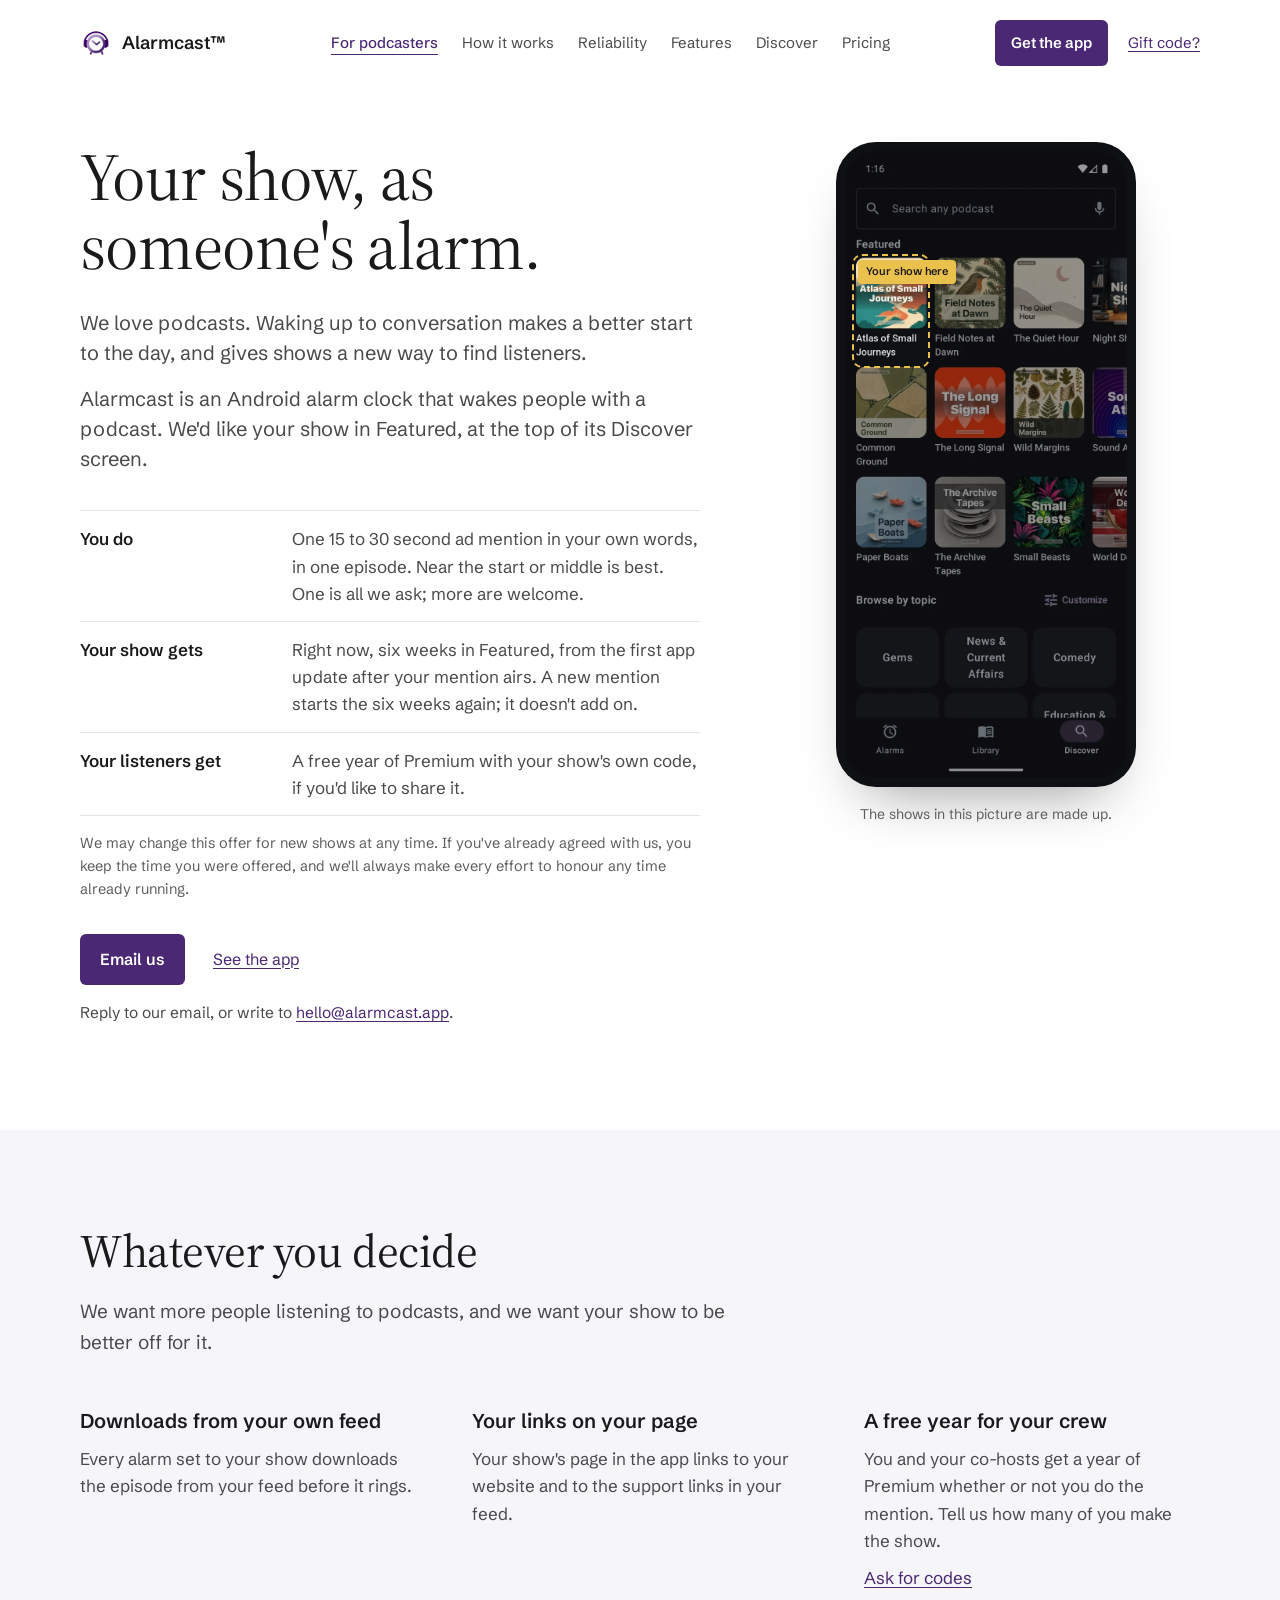
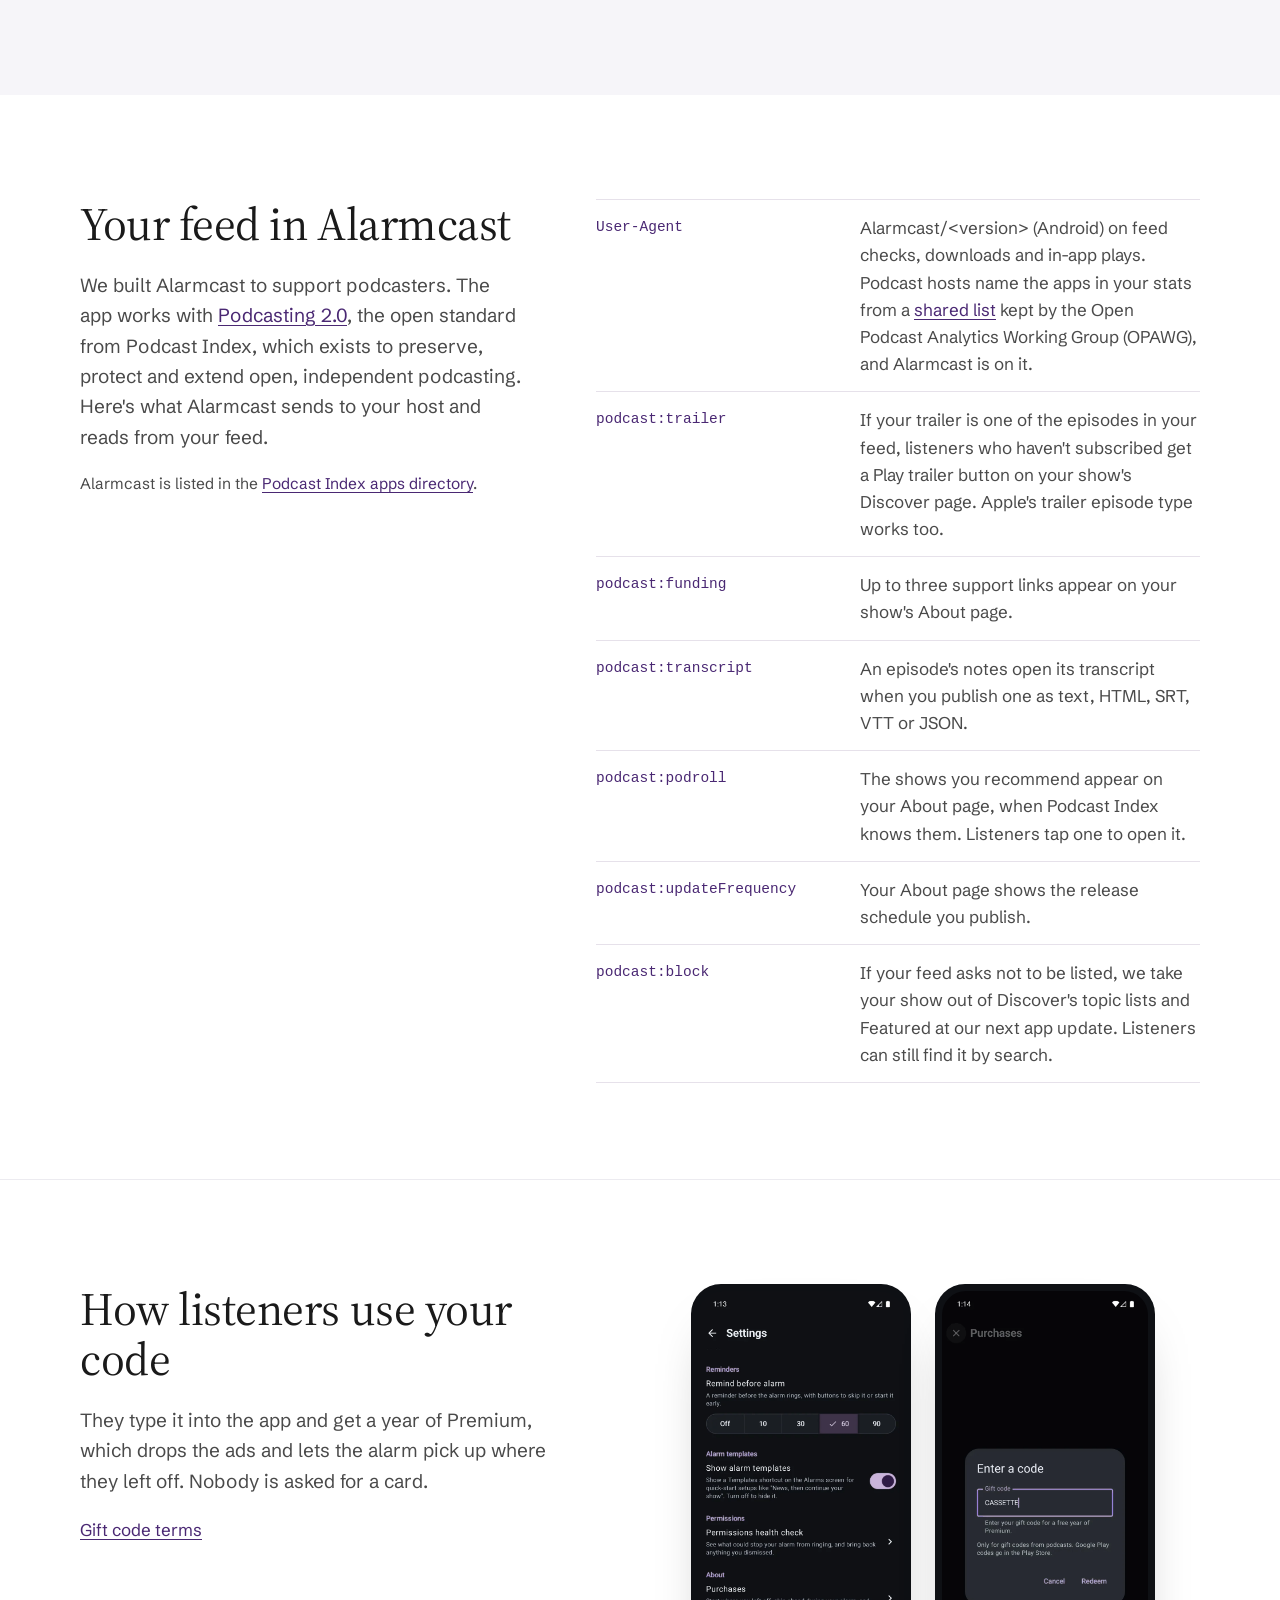
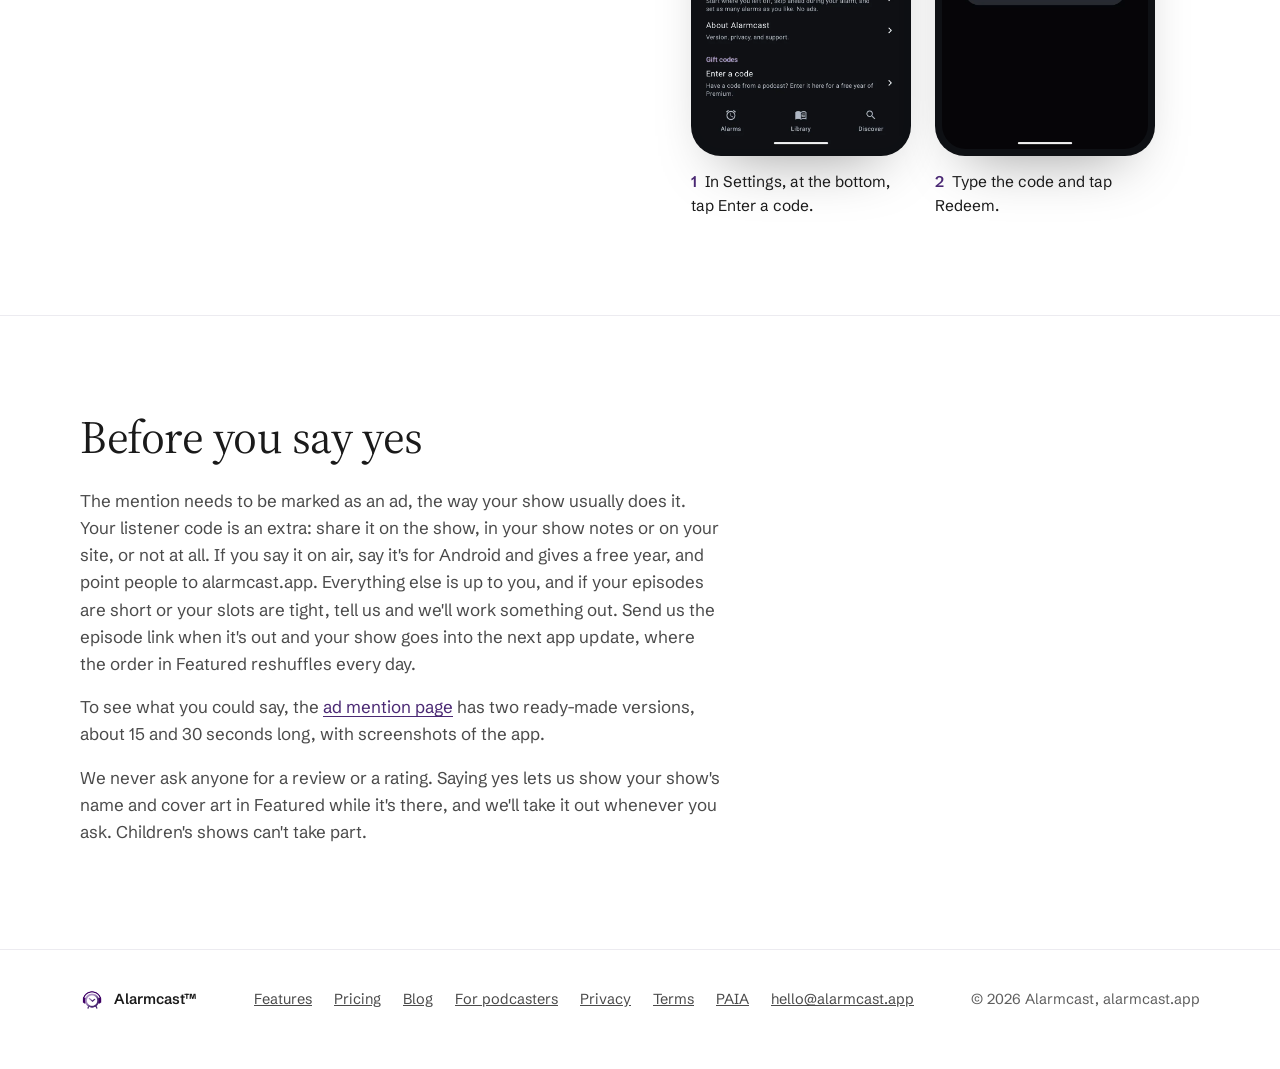
<file: podcasters/index.html>
<!doctype html>
<html lang="en">
<head>
<meta charset="UTF-8" />
<meta name="viewport" content="width=device-width, initial-scale=1.0" />
<title>For podcasters: Featured in Alarmcast</title>
<meta name="description" content="Put your show in the Featured row of Alarmcast, the podcast alarm clock for Android, for one short ad mention. Your listeners can have a free year of Premium with your code." />
<meta name="theme-color" content="#FFFFFF" />
<link rel="canonical" href="https://alarmcast.app/podcasters/" />
<link rel="icon" type="image/png" sizes="512x512" href="/assets/favicon.png" />
<link rel="icon" sizes="any" href="/favicon.ico" />
<link rel="apple-touch-icon" href="/assets/apple-touch-icon.png" />
<meta property="og:type" content="website" />
<meta property="og:title" content="Your show in Alarmcast's Featured row" />
<meta property="og:description" content="Put your show in Featured in Alarmcast, the podcast alarm clock for Android, for one short ad mention. Your listeners can have a free year of Premium." />
<meta property="og:url" content="https://alarmcast.app/podcasters/" />
<meta property="og:image" content="https://alarmcast.app/assets/og-image.png" />
<meta property="og:image:width" content="1200" />
<meta property="og:image:height" content="630" />
<meta name="twitter:card" content="summary_large_image" />
  <link rel="preload" href="/assets/fonts/source-serif-4-latin.woff2" as="font" type="font/woff2" crossorigin>
  <link rel="preload" href="/assets/fonts/schibsted-grotesk-latin.woff2" as="font" type="font/woff2" crossorigin>
  <link rel="stylesheet" href="/assets/site.css">
  <style>
.term{display:grid;grid-template-columns:180px minmax(0,1fr);gap:4px 32px;padding:14px 0;border-top:1px solid #E6E1EA}
.tagrow{grid-template-columns:232px minmax(0,1fr)}
@media (max-width: 700px){.term{grid-template-columns:minmax(0,1fr)}}
  </style>
</head>
<body>
<div style="background: #FFFFFF; color: #1A1A1A; font-family: 'Schibsted Grotesk', system-ui, sans-serif; font-size: 17px; line-height: 1.6">

<div style="max-width: 1120px; margin: 0 auto; padding: 20px 24px; display: flex; flex-wrap: wrap; gap: 12px 16px; align-items: center; justify-content: space-between">
<a href="/" style="display: flex; align-items: center; gap: 10px; color: #1A1A1A; text-decoration: none; min-height: 44px">
<img src="/assets/apple-touch-icon.png" alt="" style="width: 32px; height: 32px; border-radius: 8px; display: block">
<span style="font-size: 18px; font-weight: 600">Alarmcast™</span>
</a>
<div class="nav-links" style="flex-wrap: wrap; gap: 0 24px; font-size: 15px">
<a href="/podcasters/" aria-current="page" style="color: #4A2873; text-decoration: underline; text-underline-offset: 6px; padding: 10px 0; font-weight: 500">For podcasters</a>
<a href="/#how" style="color: #4A4A4A; text-decoration: none; padding: 10px 0">How it works</a>
<a href="/#reliable" style="color: #4A4A4A; text-decoration: none; padding: 10px 0">Reliability</a>
<a href="/#features" style="color: #4A4A4A; text-decoration: none; padding: 10px 0">Features</a>
<a href="/#discover" style="color: #4A4A4A; text-decoration: none; padding: 10px 0">Discover</a>
<a href="/#pricing" style="color: #4A4A4A; text-decoration: none; padding: 10px 0">Pricing</a>
</div>
<div style="display: flex; gap: 12px 20px; align-items: center">
<a href="https://play.google.com/store/apps/details?id=com.alarmcast.app&amp;referrer=utm_source%3Dalarmcast.app%26utm_campaign%3Dpodcasters" style="background: #4A2873; color: #FFFFFF; text-decoration: none; font-size: 15px; font-weight: 600; padding: 11px 16px; border-radius: 6px">Get the app</a>
<a href="/gift/" class="nav-gift" style="font-size: 15px; text-underline-offset: 3px; padding: 10px 0">Gift code?</a>
<button type="button" class="nav-menu-btn" aria-label="Menu" aria-expanded="false" aria-controls="mobile-nav" style="width: 44px; height: 44px; align-items: center; justify-content: center; border: 1px solid #E2E0EA; background: #FFFFFF; border-radius: 6px; cursor: pointer; color: #1A1A1A; padding: 0">
<svg width="20" height="20" viewBox="0 0 24 24" aria-hidden="true"><path d="M4 7h16M4 12h16M4 17h16" fill="none" stroke="currentColor" stroke-width="2" stroke-linecap="round"></path></svg>
</button>
</div>
</div>
<div id="mobile-nav" class="nav-panel" hidden style="display: flex; flex-direction: column; padding: 4px 24px 16px; border-bottom: 1px solid #ECEBF0; font-size: 17px">
<a href="/podcasters/" style="color: #1A1A1A; text-decoration: none; padding: 12px 0; font-weight: 500">For podcasters</a>
<a href="/#how" style="color: #1A1A1A; text-decoration: none; padding: 12px 0">How it works</a>
<a href="/#reliable" style="color: #1A1A1A; text-decoration: none; padding: 12px 0">Reliability</a>
<a href="/#features" style="color: #1A1A1A; text-decoration: none; padding: 12px 0">Features</a>
<a href="/#discover" style="color: #1A1A1A; text-decoration: none; padding: 12px 0">Discover</a>
<a href="/#pricing" style="color: #1A1A1A; text-decoration: none; padding: 12px 0">Pricing</a>
<a href="/gift/" style="text-underline-offset: 3px; padding: 12px 0">Gift code?</a>
</div>

<div style="max-width: 1120px; margin: 0 auto; padding: 56px 24px 104px; display: flex; flex-wrap: wrap; gap: 56px 72px; align-items: flex-start">
<div style="flex: 1 1 480px; min-width: 0; max-width: 620px">
<h1 style="margin: 0; font-family: 'Source Serif 4', Georgia, serif; font-weight: 400; font-size: clamp(40px, 5.2vw, 68px); line-height: 1.04; letter-spacing: -0.01em">Your show, as someone's alarm.</h1>
<p style="margin: 28px 0 0; font-size: 20px; line-height: 1.5; color: #4A4A4A">We love podcasts. Waking up to conversation makes a better start to the day, and gives shows a new way to find listeners.</p>
<p style="margin: 16px 0 0; font-size: 20px; line-height: 1.5; color: #4A4A4A">Alarmcast is an Android alarm clock that wakes people with a podcast. We'd like your show in Featured, at the top of its Discover screen.</p>
<dl style="margin: 36px 0 0; border-bottom: 1px solid #E6E1EA">
<div class="term"><dt style="font-weight: 600">You do</dt><dd style="margin: 0; color: #4A4A4A">One 15 to 30 second ad mention in your own words, in one episode. Near the start or middle is best. One is all we ask; more are welcome.</dd></div>
<div class="term"><dt style="font-weight: 600">Your show gets</dt><dd style="margin: 0; color: #4A4A4A">Right now, six weeks in Featured, from the first app update after your mention airs. A new mention starts the six weeks again; it doesn't add on.</dd></div>
<div class="term"><dt style="font-weight: 600">Your listeners get</dt><dd style="margin: 0; color: #4A4A4A">A free year of Premium with your show's own code, if you'd like to share it.</dd></div>
</dl>
<p style="margin: 16px 0 0; font-size: 14.5px; color: #5E5E5E">We may change this offer for new shows at any time. If you've already agreed with us, you keep the time you were offered, and we'll always make every effort to honour any time already running.</p>
<div style="margin-top: 32px; display: flex; flex-wrap: wrap; gap: 16px 28px; align-items: center">
<a href="mailto:hello@alarmcast.app?subject=Featured" style="background: #4A2873; color: #FFFFFF; text-decoration: none; font-size: 16px; font-weight: 600; padding: 13px 20px; border-radius: 6px">Email us</a>
<a href="/" style="font-size: 16px; text-underline-offset: 3px; padding: 10px 0">See the app</a>
</div>
<p style="margin: 16px 0 0; font-size: 15.5px; color: #4A4A4A">Reply to our email, or write to <a href="mailto:hello@alarmcast.app" style="text-underline-offset: 3px">hello@alarmcast.app</a>.</p>
</div>
<div style="flex: 0 1 300px; min-width: 0; margin: 0 auto; display: flex; flex-direction: column; align-items: center">
<div style="width: 100%; max-width: 300px; box-sizing: border-box; background: #0E1014; border-radius: 40px; padding: 9px; box-shadow: 0 30px 60px -30px rgba(0,0,0,0.45)">
<div style="position: relative; overflow: hidden; border-radius: 31px">
<img src="/assets/screens/featured-atlas.webp" alt="The Discover screen in Alarmcast: three rows of large podcast covers under the heading Featured, then Browse by topic" style="width: 100%; display: block">
<div aria-hidden="true" style="position: absolute; left: 2.4%; top: 16.5%; width: 27.6%; height: 18.2%; border: 2px dashed #EBC14D; border-radius: 10px; box-shadow: 0 0 0 9999px rgba(10,10,12,0.42); box-sizing: border-box"><span style="position: absolute; left: 4px; top: 4px; background: #EBC14D; color: #1A1A1A; font-size: 11px; font-weight: 700; padding: 3px 8px; border-radius: 4px; white-space: nowrap">Your show here</span></div>
</div>
</div>
<p style="margin: 16px 0 0; font-size: 14px; color: #5E5E5E; text-align: center">The shows in this picture are made up.</p>
</div>
</div>

<div style="background: #F6F5F9">
<div style="max-width: 1120px; margin: 0 auto; padding: 96px 24px 104px">
<h2 style="margin: 0; font-family: 'Source Serif 4', Georgia, serif; font-weight: 400; font-size: clamp(32px, 3.6vw, 46px); line-height: 1.1; letter-spacing: -0.01em">Whatever you decide</h2>
<p style="margin: 20px 0 0; font-size: 19px; color: #4A4A4A; max-width: 56ch">We want more people listening to podcasts, and we want your show to be better off for it.</p>
<div style="margin-top: 48px; display: flex; flex-wrap: wrap; gap: 40px 56px">
<div style="flex: 1 1 280px; min-width: 0"><h3 style="margin: 0; font-size: 20px; font-weight: 600">Downloads from your own feed</h3><p style="margin: 8px 0 0; color: #4A4A4A">Every alarm set to your show downloads the episode from your feed before it rings.</p></div>
<div style="flex: 1 1 280px; min-width: 0"><h3 style="margin: 0; font-size: 20px; font-weight: 600">Your links on your page</h3><p style="margin: 8px 0 0; color: #4A4A4A">Your show's page in the app links to your website and to the support links in your feed.</p></div>
<div style="flex: 1 1 280px; min-width: 0"><h3 style="margin: 0; font-size: 20px; font-weight: 600">A free year for your crew</h3><p style="margin: 8px 0 0; color: #4A4A4A">You and your co-hosts get a year of Premium whether or not you do the mention. Tell us how many of you make the show.</p><p style="margin: 10px 0 0"><a href="mailto:hello@alarmcast.app?subject=A%20free%20year" style="text-underline-offset: 3px">Ask for codes</a></p></div>
</div>
</div>
</div>

<div style="max-width: 1120px; margin: 0 auto; padding: 104px 24px 96px; display: flex; flex-wrap: wrap; gap: 48px 72px; align-items: flex-start">
<div style="flex: 1 1 340px; min-width: 0; max-width: 460px">
<h2 style="margin: 0; font-family: 'Source Serif 4', Georgia, serif; font-weight: 400; font-size: clamp(32px, 3.6vw, 46px); line-height: 1.1; letter-spacing: -0.01em">Your feed in Alarmcast</h2>
<p style="margin: 20px 0 0; font-size: 19px; color: #4A4A4A">We built Alarmcast to support podcasters. The app works with <a href="https://podcastindex.org/namespace/1.0" style="text-underline-offset: 3px">Podcasting 2.0</a>, the open standard from Podcast Index, which exists to preserve, protect and extend open, independent podcasting. Here's what Alarmcast sends to your host and reads from your feed.</p>
<p style="margin: 20px 0 0; font-size: 15.5px; color: #4A4A4A">Alarmcast is listed in the <a href="https://podcastindex.org/apps#:~:text=Alarmcast" style="text-underline-offset: 3px">Podcast Index apps directory</a>.</p>
</div>
<dl style="flex: 1 1 500px; min-width: 0; margin: 0; border-bottom: 1px solid #E6E1EA">
<div class="term tagrow"><dt style="font-family: ui-monospace, SFMono-Regular, Menlo, monospace; font-size: 14.5px; color: #4A2873; padding-top: 2px">User-Agent</dt><dd style="margin: 0; color: #4A4A4A">Alarmcast/&lt;version&gt; (Android) on feed checks, downloads and in-app plays. Podcast hosts name the apps in your stats from a <a href="https://github.com/opawg/user-agents-v2" style="text-underline-offset: 3px">shared list</a> kept by the Open Podcast Analytics Working Group (OPAWG), and Alarmcast is on it.</dd></div>
<div class="term tagrow"><dt style="font-family: ui-monospace, SFMono-Regular, Menlo, monospace; font-size: 14.5px; color: #4A2873; padding-top: 2px">podcast:trailer</dt><dd style="margin: 0; color: #4A4A4A">If your trailer is one of the episodes in your feed, listeners who haven't subscribed get a Play trailer button on your show's Discover page. Apple's trailer episode type works too.</dd></div>
<div class="term tagrow"><dt style="font-family: ui-monospace, SFMono-Regular, Menlo, monospace; font-size: 14.5px; color: #4A2873; padding-top: 2px">podcast:funding</dt><dd style="margin: 0; color: #4A4A4A">Up to three support links appear on your show's About page.</dd></div>
<div class="term tagrow"><dt style="font-family: ui-monospace, SFMono-Regular, Menlo, monospace; font-size: 14.5px; color: #4A2873; padding-top: 2px">podcast:transcript</dt><dd style="margin: 0; color: #4A4A4A">An episode's notes open its transcript when you publish one as text, HTML, SRT, VTT or JSON.</dd></div>
<div class="term tagrow"><dt style="font-family: ui-monospace, SFMono-Regular, Menlo, monospace; font-size: 14.5px; color: #4A2873; padding-top: 2px">podcast:podroll</dt><dd style="margin: 0; color: #4A4A4A">The shows you recommend appear on your About page, when Podcast Index knows them. Listeners tap one to open it.</dd></div>
<div class="term tagrow"><dt style="font-family: ui-monospace, SFMono-Regular, Menlo, monospace; font-size: 14.5px; color: #4A2873; padding-top: 2px">podcast:updateFrequency</dt><dd style="margin: 0; color: #4A4A4A">Your About page shows the release schedule you publish.</dd></div>
<div class="term tagrow"><dt style="font-family: ui-monospace, SFMono-Regular, Menlo, monospace; font-size: 14.5px; color: #4A2873; padding-top: 2px">podcast:block</dt><dd style="margin: 0; color: #4A4A4A">If your feed asks not to be listed, we take your show out of Discover's topic lists and Featured at our next app update. Listeners can still find it by search.</dd></div>
</dl>
</div>

<div style="border-top: 1px solid #ECEBF0">
<div style="max-width: 1120px; margin: 0 auto; padding: 104px 24px 96px; display: flex; flex-wrap: wrap; gap: 48px 72px; align-items: flex-start">
<div style="flex: 1 1 380px; min-width: 0; max-width: 580px">
<h2 style="margin: 0; font-family: 'Source Serif 4', Georgia, serif; font-weight: 400; font-size: clamp(32px, 3.6vw, 46px); line-height: 1.1; letter-spacing: -0.01em">How listeners use your code</h2>
<p style="margin: 20px 0 0; font-size: 19px; color: #4A4A4A">They type it into the app and get a year of Premium, which drops the ads and lets the alarm pick up where they left off. Nobody is asked for a card.</p>
<p style="margin: 20px 0 0"><a href="/gift/" style="text-underline-offset: 3px">Gift code terms</a></p>
</div>
<ol style="flex: 1 1 440px; min-width: 0; margin: 0; padding: 0; list-style: none; display: flex; gap: 24px; justify-content: center; align-items: flex-start">
<li style="flex: 0 1 220px; min-width: 0">
<div style="background: #0E1014; border-radius: 30px; padding: 7px; box-shadow: 0 30px 60px -30px rgba(0,0,0,0.4)"><img src="/assets/screens/gift-settings.webp" alt="Alarmcast Settings, scrolled to the bottom: a Gift codes section with the row Enter a code" style="width: 100%; display: block; border-radius: 24px"></div>
<p style="margin: 14px 0 0; font-size: 15.5px"><span style="color: #4A2873; font-weight: 600; margin-right: 8px">1</span>In Settings, at the bottom, tap Enter a code.</p>
</li>
<li style="flex: 0 1 220px; min-width: 0">
<div style="background: #0E1014; border-radius: 30px; padding: 7px; box-shadow: 0 30px 60px -30px rgba(0,0,0,0.4)"><img src="/assets/screens/gift-enter.webp" alt="The Enter a code box, with the gift code CASSETTE typed in and a Redeem button" style="width: 100%; display: block; border-radius: 24px"></div>
<p style="margin: 14px 0 0; font-size: 15.5px"><span style="color: #4A2873; font-weight: 600; margin-right: 8px">2</span>Type the code and tap Redeem.</p>
</li>
</ol>
</div>
</div>

<div style="border-top: 1px solid #ECEBF0">
<div style="max-width: 1120px; margin: 0 auto; padding: 96px 24px 104px">
<h2 style="margin: 0; font-family: 'Source Serif 4', Georgia, serif; font-weight: 400; font-size: clamp(32px, 3.6vw, 46px); line-height: 1.1; letter-spacing: -0.01em">Before you say yes</h2>
<p style="margin: 24px 0 0; max-width: 64ch; color: #4A4A4A">The mention needs to be marked as an ad, the way your show usually does it. Your listener code is an extra: share it on the show, in your show notes or on your site, or not at all. If you say it on air, say it's for Android and gives a free year, and point people to alarmcast.app. Everything else is up to you, and if your episodes are short or your slots are tight, tell us and we'll work something out. Send us the episode link when it's out and your show goes into the next app update, where the order in Featured reshuffles every day.</p>
<p style="margin: 16px 0 0; max-width: 64ch; color: #4A4A4A">To see what you could say, the <a href="/podcasters/mention/" style="text-underline-offset: 3px">ad mention page</a> has two ready-made versions, about 15 and 30 seconds long, with screenshots of the app.</p>
<p style="margin: 16px 0 0; max-width: 64ch; color: #4A4A4A">We never ask anyone for a review or a rating. Saying yes lets us show your show's name and cover art in Featured while it's there, and we'll take it out whenever you ask. Children's shows can't take part.</p>
</div>
</div>

<div style="border-top: 1px solid #ECEBF0">
<div style="max-width: 1120px; margin: 0 auto; padding: 28px 24px 48px; display: flex; flex-wrap: wrap; gap: 16px 40px; align-items: center; justify-content: space-between; font-size: 14.5px; color: #5E5E5E">
<div style="display: flex; align-items: center; gap: 10px; color: #1A1A1A">
<img src="/assets/apple-touch-icon.png" alt="" style="width: 24px; height: 24px; border-radius: 6px; display: block">
<span style="font-weight: 600">Alarmcast™</span>
</div>
<div style="display: flex; flex-wrap: wrap; gap: 0 22px">
<a href="/#features" style="color: #4A4A4A; padding: 10px 0">Features</a>
<a href="/#pricing" style="color: #4A4A4A; padding: 10px 0">Pricing</a>
<a href="/blog/" style="color: #4A4A4A; padding: 10px 0">Blog</a>
<a href="/podcasters/" style="color: #4A4A4A; padding: 10px 0">For podcasters</a>
<a href="/privacy/" style="color: #4A4A4A; padding: 10px 0">Privacy</a>
<a href="/terms/" style="color: #4A4A4A; padding: 10px 0">Terms</a>
<a href="/paia/" style="color: #4A4A4A; padding: 10px 0">PAIA</a>
<a href="mailto:hello@alarmcast.app" style="color: #4A4A4A; padding: 10px 0">hello@alarmcast.app</a>
</div>
<span>© 2026 Alarmcast, alarmcast.app</span>
</div>
</div>

</div>
<script>
(function () {
  var btn = document.querySelector('.nav-menu-btn');
  var panel = document.getElementById('mobile-nav');
  if (!btn || !panel) return;
  btn.addEventListener('click', function () {
    var opening = panel.hasAttribute('hidden');
    if (opening) panel.removeAttribute('hidden'); else panel.setAttribute('hidden', '');
    btn.setAttribute('aria-expanded', opening ? 'true' : 'false');
  });
  panel.addEventListener('click', function (e) {
    if (e.target.closest('a')) { panel.setAttribute('hidden', ''); btn.setAttribute('aria-expanded', 'false'); }
  });
})();
</script>
</body>
</html>
</file>
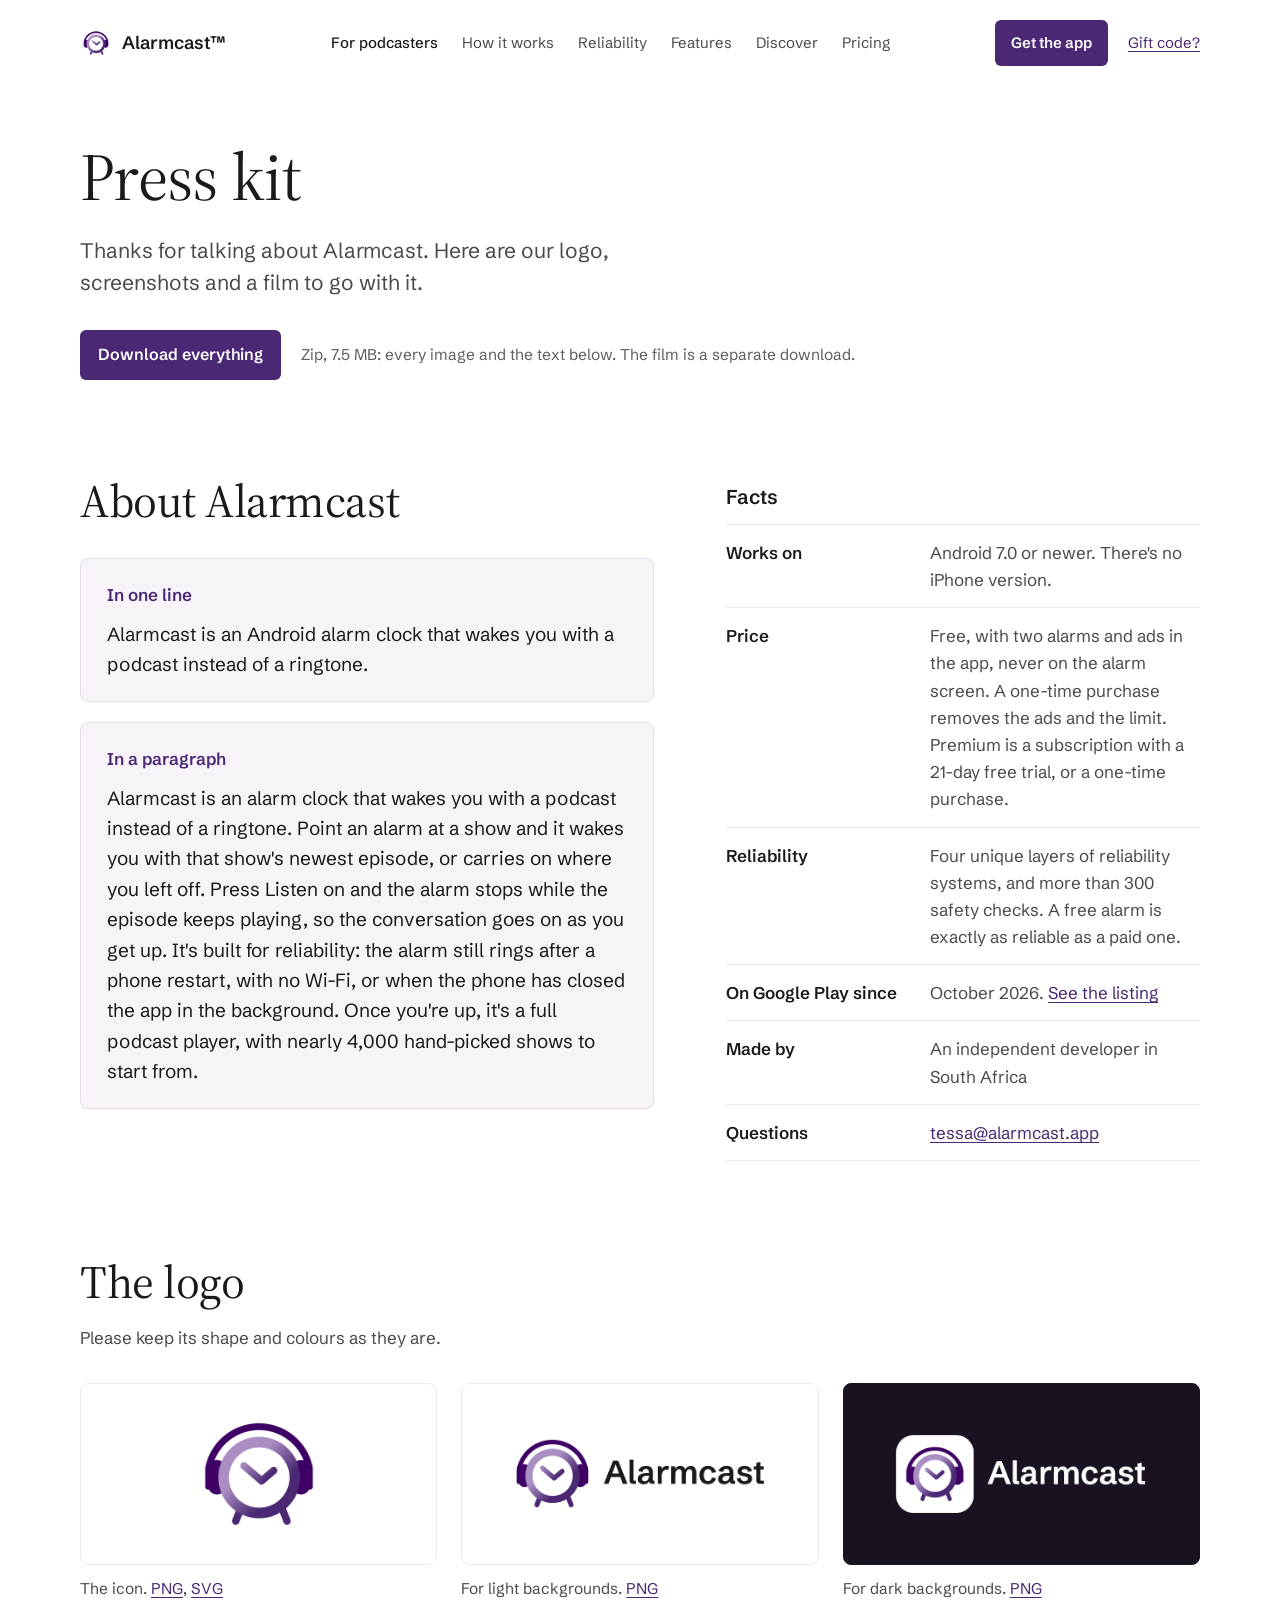
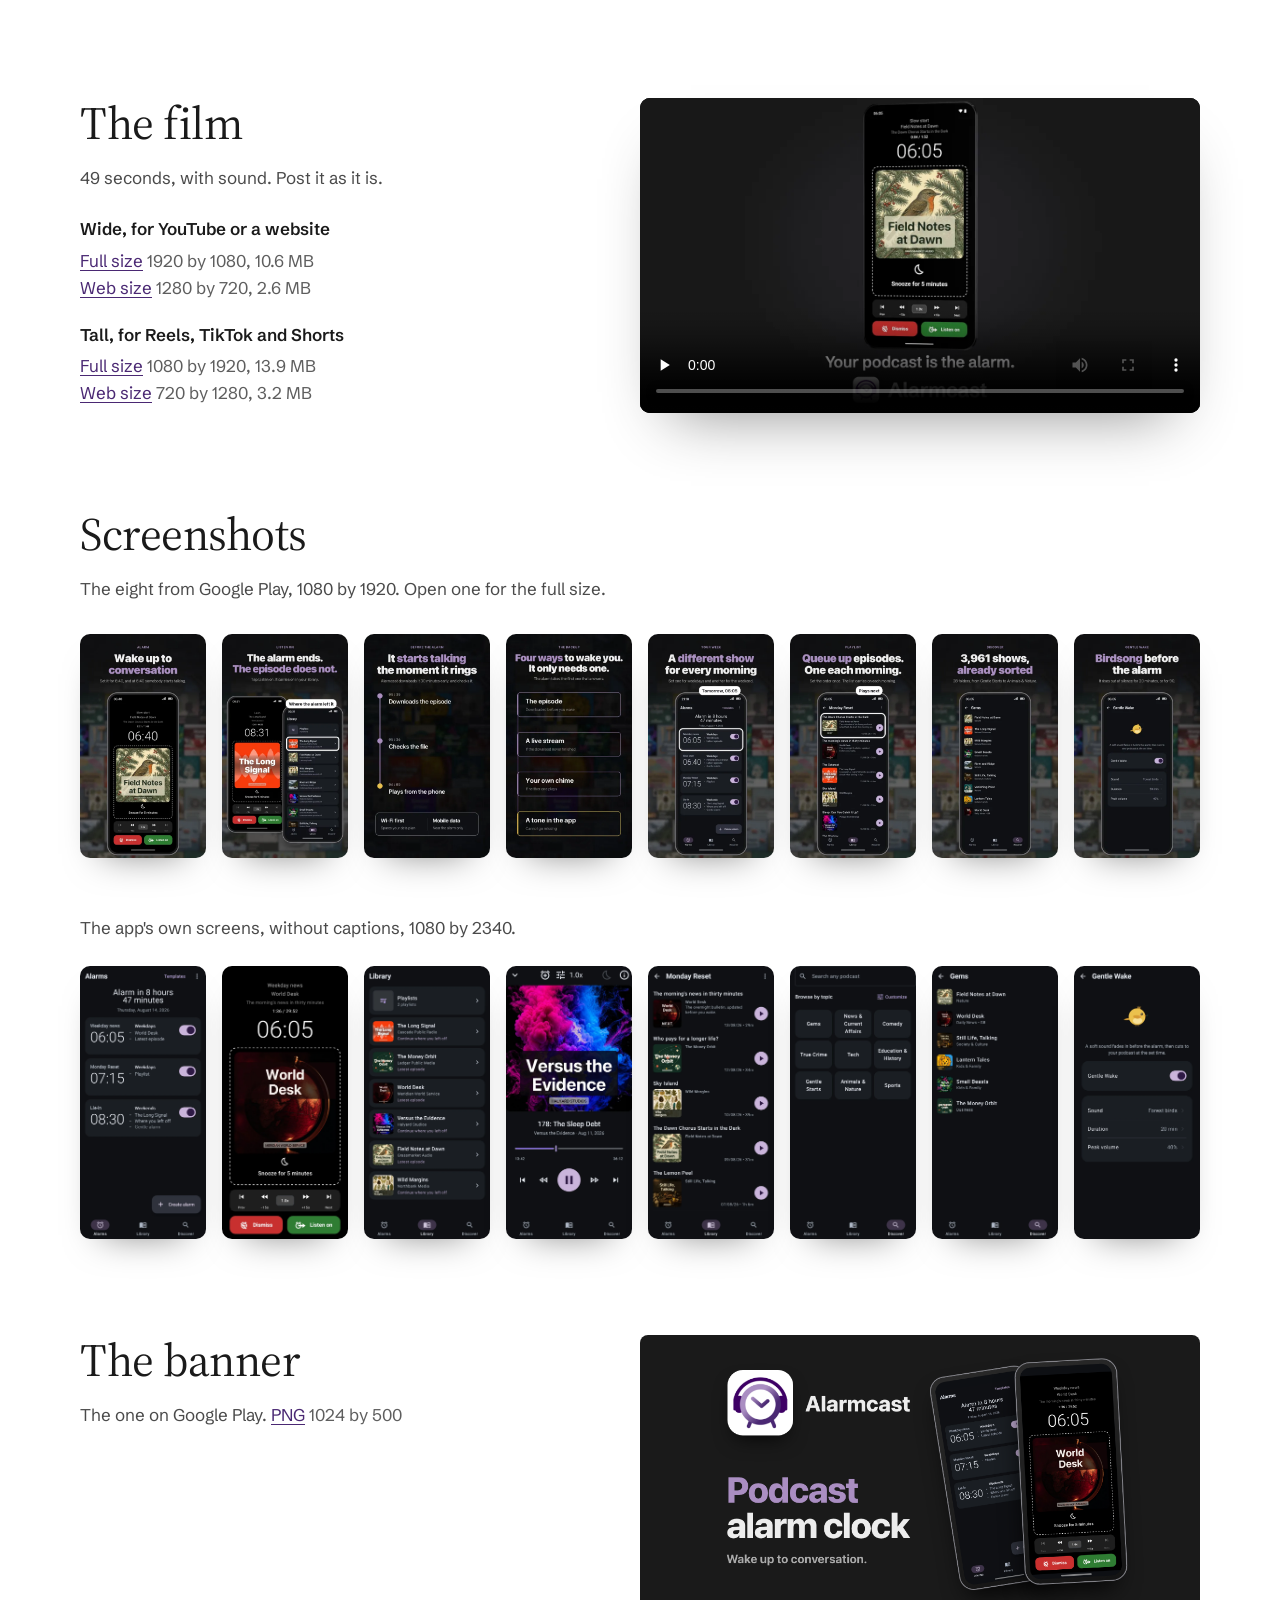
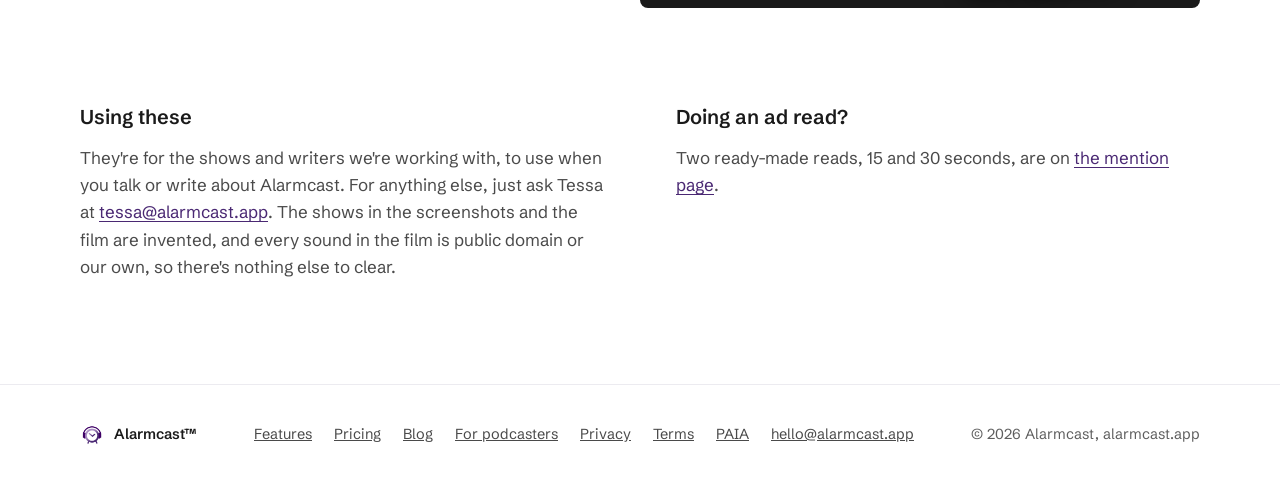
<file: press/index.html>
<!doctype html>
<html lang="en">
<head>
<meta charset="UTF-8" />
<meta name="viewport" content="width=device-width, initial-scale=1.0" />
<title>Alarmcast press kit</title>
<meta name="description" content="The Alarmcast logo, screenshots, film and facts, for the shows and writers we're working with." />
<meta name="robots" content="noindex" />
<meta name="theme-color" content="#FFFFFF" />
<link rel="canonical" href="https://alarmcast.app/press/" />
<meta property="og:type" content="website" />
<meta property="og:title" content="Alarmcast press kit" />
<meta property="og:description" content="The Alarmcast logo, screenshots, film and facts, for the shows and writers we're working with." />
<meta property="og:url" content="https://alarmcast.app/press/" />
<meta property="og:image" content="https://alarmcast.app/assets/og-image.png" />
<meta property="og:image:width" content="1200" />
<meta property="og:image:height" content="630" />
<meta name="twitter:card" content="summary_large_image" />
<link rel="icon" type="image/png" sizes="512x512" href="/assets/favicon.png" />
<link rel="icon" sizes="any" href="/favicon.ico" />
<link rel="apple-touch-icon" href="/assets/apple-touch-icon.png" />
  <link rel="preload" href="/assets/fonts/source-serif-4-latin.woff2" as="font" type="font/woff2" crossorigin>
  <link rel="preload" href="/assets/fonts/schibsted-grotesk-latin.woff2" as="font" type="font/woff2" crossorigin>
  <link rel="stylesheet" href="/assets/site.css">
  <style>
.facts{margin:0}
.facts div{display:flex;flex-wrap:wrap;gap:2px 24px;padding:14px 0;border-top:1px solid #ECEBF0}
.facts dt{flex:0 0 180px;font-weight:600;color:#1A1A1A}
.facts dd{margin:0;flex:1 1 240px;min-width:0;color:#4A4A4A}
.shots{display:grid;grid-template-columns:repeat(auto-fill,minmax(112px,1fr));gap:24px 16px}
.shots a{display:block;text-decoration:none}
.shots img{width:100%;height:auto;display:block;border-radius:10px;box-shadow:0 18px 36px -22px rgba(0,0,0,0.5)}
.files a{text-underline-offset:3px}
.size{color:#5E5E5E}
  </style>
</head>
<body>
<div style="background: #FFFFFF; color: #1A1A1A; font-family: 'Schibsted Grotesk', system-ui, sans-serif; font-size: 17px; line-height: 1.6">

<div style="max-width: 1120px; margin: 0 auto; padding: 20px 24px; display: flex; flex-wrap: wrap; gap: 12px 16px; align-items: center; justify-content: space-between">
<a href="/" style="display: flex; align-items: center; gap: 10px; color: #1A1A1A; text-decoration: none; min-height: 44px">
<img src="/assets/apple-touch-icon.png" alt="" style="width: 32px; height: 32px; border-radius: 8px; display: block">
<span style="font-size: 18px; font-weight: 600">Alarmcast™</span>
</a>
<div class="nav-links" style="flex-wrap: wrap; gap: 0 24px; font-size: 15px">
<a href="/podcasters/" style="color: #1A1A1A; text-decoration: none; padding: 10px 0; font-weight: 500">For podcasters</a>
<a href="/#how" style="color: #4A4A4A; text-decoration: none; padding: 10px 0">How it works</a>
<a href="/#reliable" style="color: #4A4A4A; text-decoration: none; padding: 10px 0">Reliability</a>
<a href="/#features" style="color: #4A4A4A; text-decoration: none; padding: 10px 0">Features</a>
<a href="/#discover" style="color: #4A4A4A; text-decoration: none; padding: 10px 0">Discover</a>
<a href="/#pricing" style="color: #4A4A4A; text-decoration: none; padding: 10px 0">Pricing</a>
</div>
<div style="display: flex; gap: 12px 20px; align-items: center">
<a href="https://play.google.com/store/apps/details?id=com.alarmcast.app&amp;referrer=utm_source%3Dalarmcast.app%26utm_campaign%3Dgift-codes" style="background: #4A2873; color: #FFFFFF; text-decoration: none; font-size: 15px; font-weight: 600; padding: 11px 16px; border-radius: 6px">Get the app</a>
<a href="/gift/" class="nav-gift" style="font-size: 15px; text-underline-offset: 3px; padding: 10px 0">Gift code?</a>
<button type="button" class="nav-menu-btn" aria-label="Menu" aria-expanded="false" aria-controls="mobile-nav" style="width: 44px; height: 44px; align-items: center; justify-content: center; border: 1px solid #E2E0EA; background: #FFFFFF; border-radius: 6px; cursor: pointer; color: #1A1A1A; padding: 0">
<svg width="20" height="20" viewBox="0 0 24 24" aria-hidden="true"><path d="M4 7h16M4 12h16M4 17h16" fill="none" stroke="currentColor" stroke-width="2" stroke-linecap="round"></path></svg>
</button>
</div>
</div>
<div id="mobile-nav" class="nav-panel" hidden style="display: flex; flex-direction: column; padding: 4px 24px 16px; border-bottom: 1px solid #ECEBF0; font-size: 17px">
<a href="/podcasters/" style="color: #1A1A1A; text-decoration: none; padding: 12px 0; font-weight: 500">For podcasters</a>
<a href="/#how" style="color: #1A1A1A; text-decoration: none; padding: 12px 0">How it works</a>
<a href="/#reliable" style="color: #1A1A1A; text-decoration: none; padding: 12px 0">Reliability</a>
<a href="/#features" style="color: #1A1A1A; text-decoration: none; padding: 12px 0">Features</a>
<a href="/#discover" style="color: #1A1A1A; text-decoration: none; padding: 12px 0">Discover</a>
<a href="/#pricing" style="color: #1A1A1A; text-decoration: none; padding: 12px 0">Pricing</a>
<a href="/gift/" style="text-underline-offset: 3px; padding: 12px 0">Gift code?</a>
</div>

<div style="max-width: 1120px; margin: 0 auto; padding: 56px 24px 0">
<h1 style="margin: 0; font-family: 'Source Serif 4', Georgia, serif; font-weight: 400; font-size: clamp(40px, 5.2vw, 68px); line-height: 1.04; letter-spacing: -0.01em">Press kit</h1>
<p style="margin: 24px 0 0; max-width: 46ch; font-size: 21px; line-height: 1.5; color: #4A4A4A">Thanks for talking about Alarmcast. Here are our logo, screenshots and a film to go with it.</p>
<p style="margin: 32px 0 0; display: flex; flex-wrap: wrap; gap: 12px 20px; align-items: center">
<a href="/press/alarmcast-press-kit.zip" download="" style="background: #4A2873; color: #FFFFFF; text-decoration: none; font-size: 16px; font-weight: 600; padding: 12px 18px; border-radius: 6px">Download everything</a>
<span class="size" style="font-size: 15.5px">Zip, 7.5 MB: every image and the text below. The film is a separate download.</span>
</p>
</div>

<div style="max-width: 1120px; margin: 0 auto; padding: 96px 24px 0; display: flex; flex-wrap: wrap; gap: 48px 72px; align-items: flex-start">
<div style="flex: 1 1 460px; min-width: 0">
<h2 style="margin: 0; font-family: 'Source Serif 4', Georgia, serif; font-weight: 400; font-size: clamp(32px, 3.6vw, 46px); line-height: 1.1; letter-spacing: -0.01em">About Alarmcast</h2>
<div style="margin: 32px 0 0; background: #F7F3F9; border: 1px solid #E4DCEA; border-radius: 8px; padding: 22px 26px">
<p style="margin: 0; font-weight: 600; color: #4A2873">In one line</p>
<p style="margin: 10px 0 0; font-size: 19px; line-height: 1.6; color: #1A1A1A">Alarmcast is an Android alarm clock that wakes you with a podcast instead of a ringtone.</p>
</div>
<div style="margin: 20px 0 0; background: #F7F3F9; border: 1px solid #E4DCEA; border-radius: 8px; padding: 22px 26px">
<p style="margin: 0; font-weight: 600; color: #4A2873">In a paragraph</p>
<p style="margin: 10px 0 0; font-size: 19px; line-height: 1.6; color: #1A1A1A">Alarmcast is an alarm clock that wakes you with a podcast instead of a ringtone. Point an alarm at a show and it wakes you with that show's newest episode, or carries on where you left off. Press Listen on and the alarm stops while the episode keeps playing, so the conversation goes on as you get up. It's built for reliability: the alarm still rings after a phone restart, with no Wi-Fi, or when the phone has closed the app in the background. Once you're up, it's a full podcast player, with nearly 4,000 hand-picked shows to start from.</p>
</div>
</div>
<div style="flex: 1 1 360px; min-width: 0; padding-top: 8px">
<h3 style="margin: 0 0 14px; font-size: 20px; font-weight: 600; line-height: 1.3">Facts</h3>
<dl class="facts">
<div><dt>Works on</dt><dd>Android 7.0 or newer. There's no iPhone version.</dd></div>
<div><dt>Price</dt><dd>Free, with two alarms and ads in the app, never on the alarm screen. A one-time purchase removes the ads and the limit. Premium is a subscription with a 21-day free trial, or a one-time purchase.</dd></div>
<div><dt>Reliability</dt><dd>Four unique layers of reliability systems, and more than 300 safety checks. A free alarm is exactly as reliable as a paid one.</dd></div>
<div><dt>On Google Play since</dt><dd>October 2026. <a href="https://play.google.com/store/apps/details?id=com.alarmcast.app" style="text-underline-offset: 3px">See the listing</a></dd></div>
<div><dt>Made by</dt><dd>An independent developer in South Africa</dd></div>
<div style="border-bottom: 1px solid #ECEBF0"><dt>Questions</dt><dd><a href="mailto:tessa@alarmcast.app" style="text-underline-offset: 3px">tessa@alarmcast.app</a></dd></div>
</dl>
</div>
</div>

<div style="max-width: 1120px; margin: 0 auto; padding: 96px 24px 0">
<h2 style="margin: 0; font-family: 'Source Serif 4', Georgia, serif; font-weight: 400; font-size: clamp(32px, 3.6vw, 46px); line-height: 1.1; letter-spacing: -0.01em">The logo</h2>
<p style="margin: 16px 0 0; max-width: 60ch; color: #4A4A4A">Please keep its shape and colours as they are.</p>
<div style="margin: 32px 0 0; display: flex; flex-wrap: wrap; gap: 32px 24px">
<figure style="margin: 0; flex: 1 1 240px; min-width: 0">
<div style="height: 180px; border: 1px solid #ECEBF0; border-radius: 8px; display: flex; align-items: center; justify-content: center; background: #FFFFFF"><img src="/press/alarmcast-icon.png" alt="The Alarmcast icon: an alarm clock wearing headphones" width="1024" height="1024" style="width: 112px; height: 112px; display: block"></div>
<figcaption class="files" style="margin: 12px 0 0; font-size: 15.5px; color: #4A4A4A">The icon. <a href="/press/alarmcast-icon.png" download="">PNG</a>, <a href="/press/alarmcast-icon.svg" download="">SVG</a></figcaption>
</figure>
<figure style="margin: 0; flex: 1 1 240px; min-width: 0">
<div style="height: 180px; border: 1px solid #ECEBF0; border-radius: 8px; display: flex; align-items: center; justify-content: center; background: #FFFFFF; padding: 0 24px"><img src="/press/alarmcast-logo-on-light.png" alt="The Alarmcast logo, the icon with the name, for light backgrounds" style="width: 100%; max-width: 260px; height: auto; display: block"></div>
<figcaption class="files" style="margin: 12px 0 0; font-size: 15.5px; color: #4A4A4A">For light backgrounds. <a href="/press/alarmcast-logo-on-light.png" download="">PNG</a></figcaption>
</figure>
<figure style="margin: 0; flex: 1 1 240px; min-width: 0">
<div style="height: 180px; border: 1px solid #1A1220; border-radius: 8px; display: flex; align-items: center; justify-content: center; background: #1A1220; padding: 0 24px"><img src="/press/alarmcast-logo-on-dark.png" alt="The Alarmcast logo, the icon on a white tile with the name in white, for dark backgrounds" style="width: 100%; max-width: 260px; height: auto; display: block"></div>
<figcaption class="files" style="margin: 12px 0 0; font-size: 15.5px; color: #4A4A4A">For dark backgrounds. <a href="/press/alarmcast-logo-on-dark.png" download="">PNG</a></figcaption>
</figure>
</div>
</div>

<div style="max-width: 1120px; margin: 0 auto; padding: 96px 24px 0; display: flex; flex-wrap: wrap; gap: 32px 64px; align-items: flex-start">
<div style="flex: 1 1 360px; min-width: 0">
<h2 style="margin: 0; font-family: 'Source Serif 4', Georgia, serif; font-weight: 400; font-size: clamp(32px, 3.6vw, 46px); line-height: 1.1; letter-spacing: -0.01em">The film</h2>
<p style="margin: 16px 0 0; color: #4A4A4A">49 seconds, with sound. Post it as it is.</p>
<div class="files" style="margin: 24px 0 0">
<p style="margin: 0; font-weight: 600">Wide, for YouTube or a website</p>
<p style="margin: 4px 0 0; color: #4A4A4A"><a href="/press/alarmcast-film-wide-1080p.mp4" download="">Full size</a> <span class="size">1920 by 1080, 10.6 MB</span><br><a href="/assets/video/alarmcast-film-wide.mp4" download="">Web size</a> <span class="size">1280 by 720, 2.6 MB</span></p>
<p style="margin: 20px 0 0; font-weight: 600">Tall, for Reels, TikTok and Shorts</p>
<p style="margin: 4px 0 0; color: #4A4A4A"><a href="/press/alarmcast-film-tall-1080p.mp4" download="">Full size</a> <span class="size">1080 by 1920, 13.9 MB</span><br><a href="/assets/video/alarmcast-film-tall.mp4" download="">Web size</a> <span class="size">720 by 1280, 3.2 MB</span></p>
</div>
</div>
<div style="flex: 1 1 440px; min-width: 0">
<div style="max-width: 560px; margin: 0 0 0 auto; background: #1A1A1A; border-radius: 10px; overflow: hidden; line-height: 0; box-shadow: 0 30px 60px -30px rgba(0,0,0,0.45)">
<video controls="" playsinline="" preload="none" width="1280" height="720" poster="/assets/video/alarmcast-film-wide.webp" aria-label="The Alarmcast film, 49 seconds, with sound" style="width: 100%; height: auto; display: block; background: #1A1A1A"><source src="/assets/video/alarmcast-film-wide.mp4" type="video/mp4"></video>
</div>
</div>
</div>

<div style="max-width: 1120px; margin: 0 auto; padding: 96px 24px 0">
<h2 style="margin: 0; font-family: 'Source Serif 4', Georgia, serif; font-weight: 400; font-size: clamp(32px, 3.6vw, 46px); line-height: 1.1; letter-spacing: -0.01em">Screenshots</h2>
<p style="margin: 16px 0 0; max-width: 60ch; color: #4A4A4A">The eight from Google Play, 1080 by 1920. Open one for the full size.</p>
<div class="shots" style="margin: 32px 0 0">
<a href="/press/alarmcast-store-01-wake-up.jpg"><img src="/press/thumb-store-01-wake-up.webp" alt="Wake up to conversation: the alarm ringing with an episode" width="432" height="768" loading="lazy"></a>
<a href="/press/alarmcast-store-02-listen-on.jpg"><img src="/press/thumb-store-02-listen-on.webp" alt="Listen on: the episode carries on in your Library" width="432" height="768" loading="lazy"></a>
<a href="/press/alarmcast-store-03-before-the-alarm.jpg"><img src="/press/thumb-store-03-before-the-alarm.webp" alt="Before the alarm: it downloads the episode, checks the file, then plays it" width="432" height="768" loading="lazy"></a>
<a href="/press/alarmcast-store-04-backup.jpg"><img src="/press/thumb-store-04-backup.webp" alt="Four ways to wake you: the episode, a live stream, your own chime, a tone in the app" width="432" height="768" loading="lazy"></a>
<a href="/press/alarmcast-store-05-alarms.jpg"><img src="/press/thumb-store-05-alarms.webp" alt="A different show for every morning: the Alarms screen" width="432" height="768" loading="lazy"></a>
<a href="/press/alarmcast-store-06-playlist.jpg"><img src="/press/thumb-store-06-playlist.webp" alt="A playlist, one episode each morning" width="432" height="768" loading="lazy"></a>
<a href="/press/alarmcast-store-07-discover.jpg"><img src="/press/thumb-store-07-discover.webp" alt="Discover: 3,961 shows in 28 folders" width="432" height="768" loading="lazy"></a>
<a href="/press/alarmcast-store-08-gentle-wake.jpg"><img src="/press/thumb-store-08-gentle-wake.webp" alt="Gentle Wake: birdsong before the alarm" width="432" height="768" loading="lazy"></a>
</div>
<p style="margin: 56px 0 0; max-width: 60ch; color: #4A4A4A">The app's own screens, without captions, 1080 by 2340.</p>
<div class="shots" style="margin: 24px 0 0">
<a href="/press/alarmcast-screen-alarms.png"><img src="/assets/screens/alarms.webp" alt="Alarms screen with three alarms, each showing its podcast or playlist" width="1080" height="2340" loading="lazy"></a>
<a href="/press/alarmcast-screen-ring.png"><img src="/assets/screens/ring.webp" alt="The alarm ringing, with snooze, dismiss and Listen on" width="1080" height="2340" loading="lazy"></a>
<a href="/press/alarmcast-screen-library.png"><img src="/assets/screens/library.webp" alt="Library screen showing playlists and subscribed podcasts" width="1080" height="2340" loading="lazy"></a>
<a href="/press/alarmcast-screen-player.png"><img src="/assets/screens/player.webp" alt="The player with scrubber, speed and sleep timer" width="1080" height="2340" loading="lazy"></a>
<a href="/press/alarmcast-screen-playlist.png"><img src="/assets/screens/playlist.webp" alt="A playlist mixing episodes from several different podcasts, in order" width="1080" height="2340" loading="lazy"></a>
<a href="/press/alarmcast-screen-discover.png"><img src="/assets/screens/discover.webp" alt="Discover screen showing the browse-by-topic grid of podcast folders" width="1080" height="2340" loading="lazy"></a>
<a href="/press/alarmcast-screen-folder-gems.png"><img src="/assets/screens/folder-gems.webp" alt="The Gems folder, showing hand-picked podcasts with their cover art" width="1080" height="2340" loading="lazy"></a>
<a href="/press/alarmcast-screen-gentle-wake.png"><img src="/assets/screens/gentle-wake.webp" alt="Gentle Wake screen, with the bird" width="1080" height="2340" loading="lazy"></a>
</div>
</div>

<div style="max-width: 1120px; margin: 0 auto; padding: 96px 24px 0; display: flex; flex-wrap: wrap; gap: 32px 64px; align-items: flex-start">
<div style="flex: 1 1 360px; min-width: 0">
<h2 style="margin: 0; font-family: 'Source Serif 4', Georgia, serif; font-weight: 400; font-size: clamp(32px, 3.6vw, 46px); line-height: 1.1; letter-spacing: -0.01em">The banner</h2>
<p class="files" style="margin: 16px 0 0; color: #4A4A4A">The one on Google Play. <a href="/press/alarmcast-banner.png" download="">PNG</a> <span class="size">1024 by 500</span></p>
</div>
<div style="flex: 1 1 440px; min-width: 0"><img src="/press/alarmcast-banner.png" alt="The Google Play banner: the Alarmcast logo, Podcast alarm clock, Wake up to conversation, and two phones" width="1024" height="500" loading="lazy" style="width: 100%; max-width: 560px; height: auto; display: block; margin: 0 0 0 auto; border-radius: 8px"></div>
</div>

<div style="max-width: 1120px; margin: 0 auto; padding: 96px 24px 104px; display: flex; flex-wrap: wrap; gap: 48px 72px; align-items: flex-start">
<div style="flex: 1 1 300px; min-width: 0">
<h3 style="margin: 0; font-size: 20px; font-weight: 600; line-height: 1.3">Using these</h3>
<p style="margin: 14px 0 0; color: #4A4A4A">They're for the shows and writers we're working with, to use when you talk or write about Alarmcast. For anything else, just ask Tessa at <a href="mailto:tessa@alarmcast.app" style="text-underline-offset: 3px">tessa@alarmcast.app</a>. The shows in the screenshots and the film are invented, and every sound in the film is public domain or our own, so there's nothing else to clear.</p>
</div>
<div style="flex: 1 1 300px; min-width: 0">
<h3 style="margin: 0; font-size: 20px; font-weight: 600; line-height: 1.3">Doing an ad read?</h3>
<p style="margin: 14px 0 0; color: #4A4A4A">Two ready-made reads, 15 and 30 seconds, are on <a href="/podcasters/mention/" style="text-underline-offset: 3px">the mention page</a>.</p>
</div>
</div>

<div style="border-top: 1px solid #ECEBF0">
<div style="max-width: 1120px; margin: 0 auto; padding: 28px 24px 48px; display: flex; flex-wrap: wrap; gap: 16px 40px; align-items: center; justify-content: space-between; font-size: 14.5px; color: #5E5E5E">
<div style="display: flex; align-items: center; gap: 10px; color: #1A1A1A">
<img src="/assets/apple-touch-icon.png" alt="" style="width: 24px; height: 24px; border-radius: 6px; display: block">
<span style="font-weight: 600">Alarmcast™</span>
</div>
<div style="display: flex; flex-wrap: wrap; gap: 0 22px">
<a href="/#features" style="color: #4A4A4A; padding: 10px 0">Features</a>
<a href="/#pricing" style="color: #4A4A4A; padding: 10px 0">Pricing</a>
<a href="/blog/" style="color: #4A4A4A; padding: 10px 0">Blog</a>
<a href="/podcasters/" style="color: #4A4A4A; padding: 10px 0">For podcasters</a>
<a href="/privacy/" style="color: #4A4A4A; padding: 10px 0">Privacy</a>
<a href="/terms/" style="color: #4A4A4A; padding: 10px 0">Terms</a>
<a href="/paia/" style="color: #4A4A4A; padding: 10px 0">PAIA</a>
<a href="mailto:hello@alarmcast.app" style="color: #4A4A4A; padding: 10px 0">hello@alarmcast.app</a>
</div>
<span>© 2026 Alarmcast, alarmcast.app</span>
</div>
</div>

</div>
<script>
(function () {
  var btn = document.querySelector('.nav-menu-btn');
  var panel = document.getElementById('mobile-nav');
  if (!btn || !panel) return;
  btn.addEventListener('click', function () {
    var opening = panel.hasAttribute('hidden');
    if (opening) panel.removeAttribute('hidden'); else panel.setAttribute('hidden', '');
    btn.setAttribute('aria-expanded', opening ? 'true' : 'false');
  });
  panel.addEventListener('click', function (e) {
    if (e.target.closest('a')) { panel.setAttribute('hidden', ''); btn.setAttribute('aria-expanded', 'false'); }
  });
})();
</script>
</body>
</html>
</file>
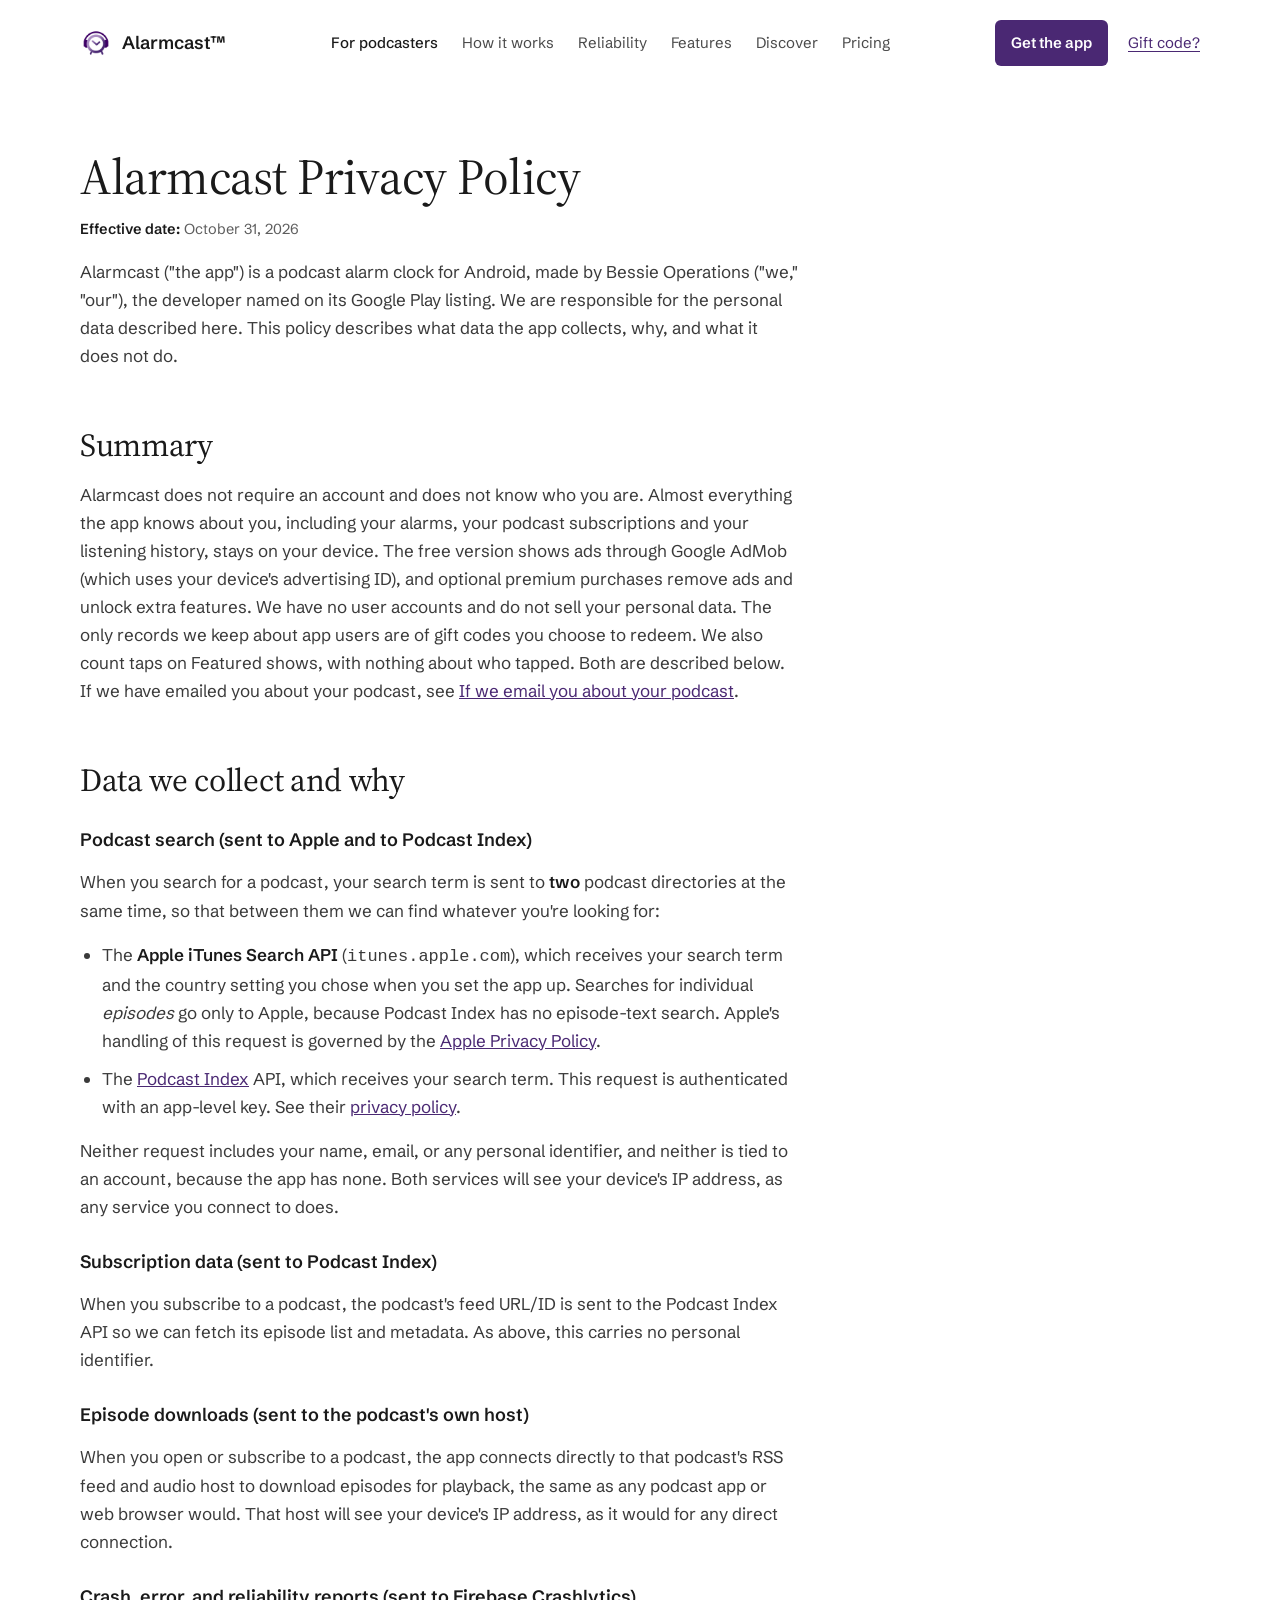
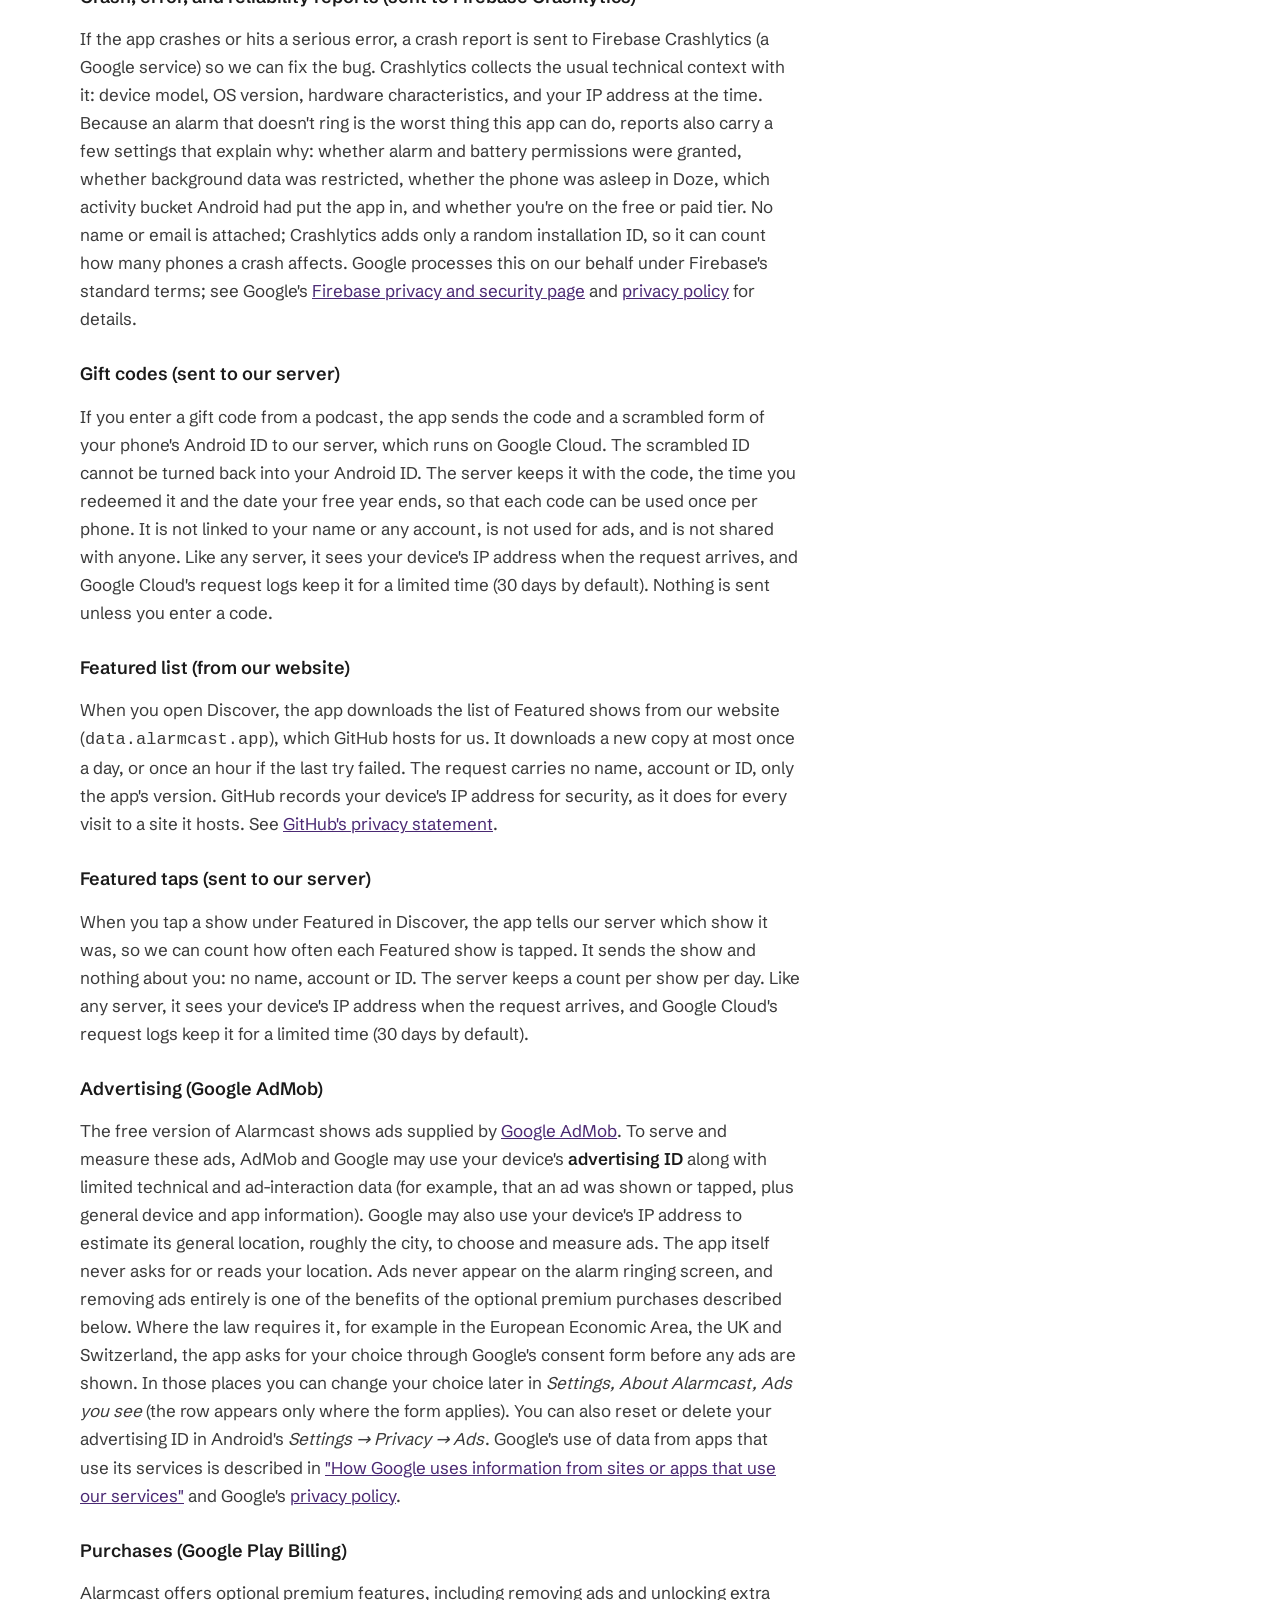
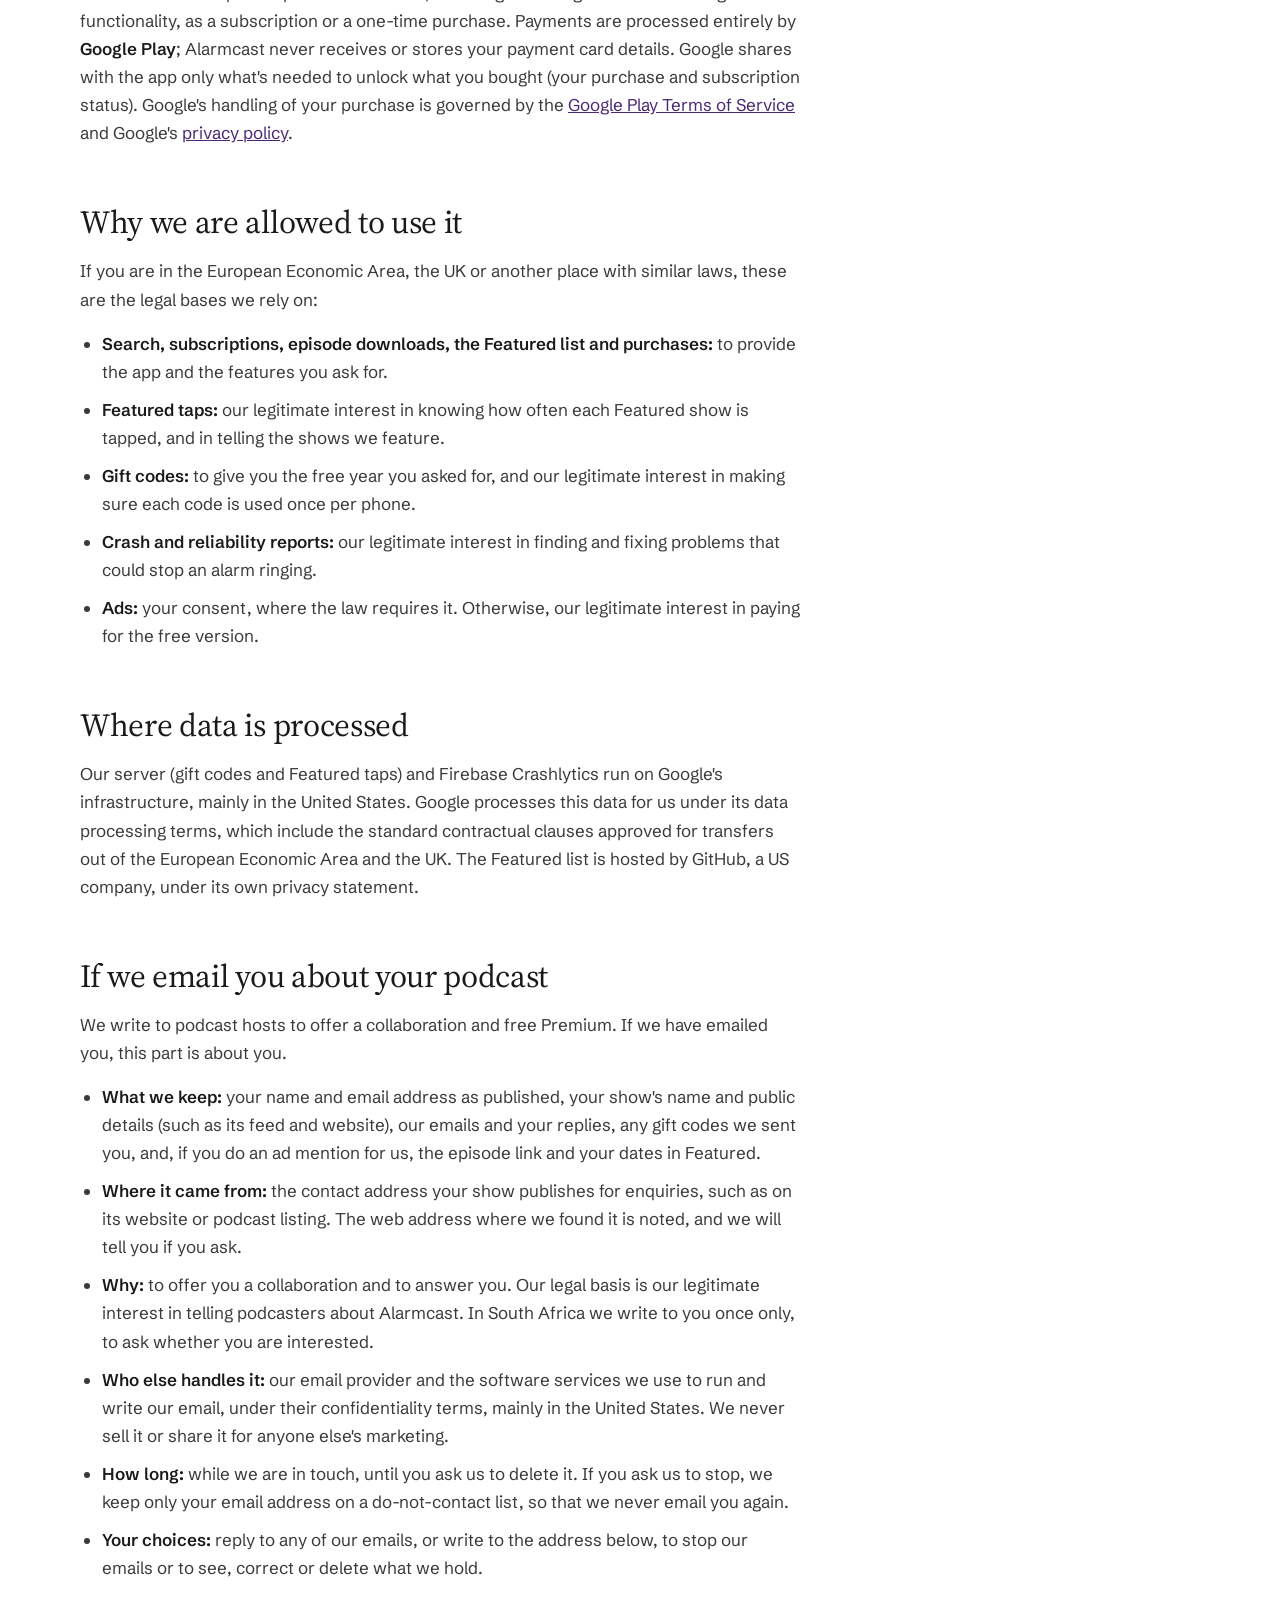
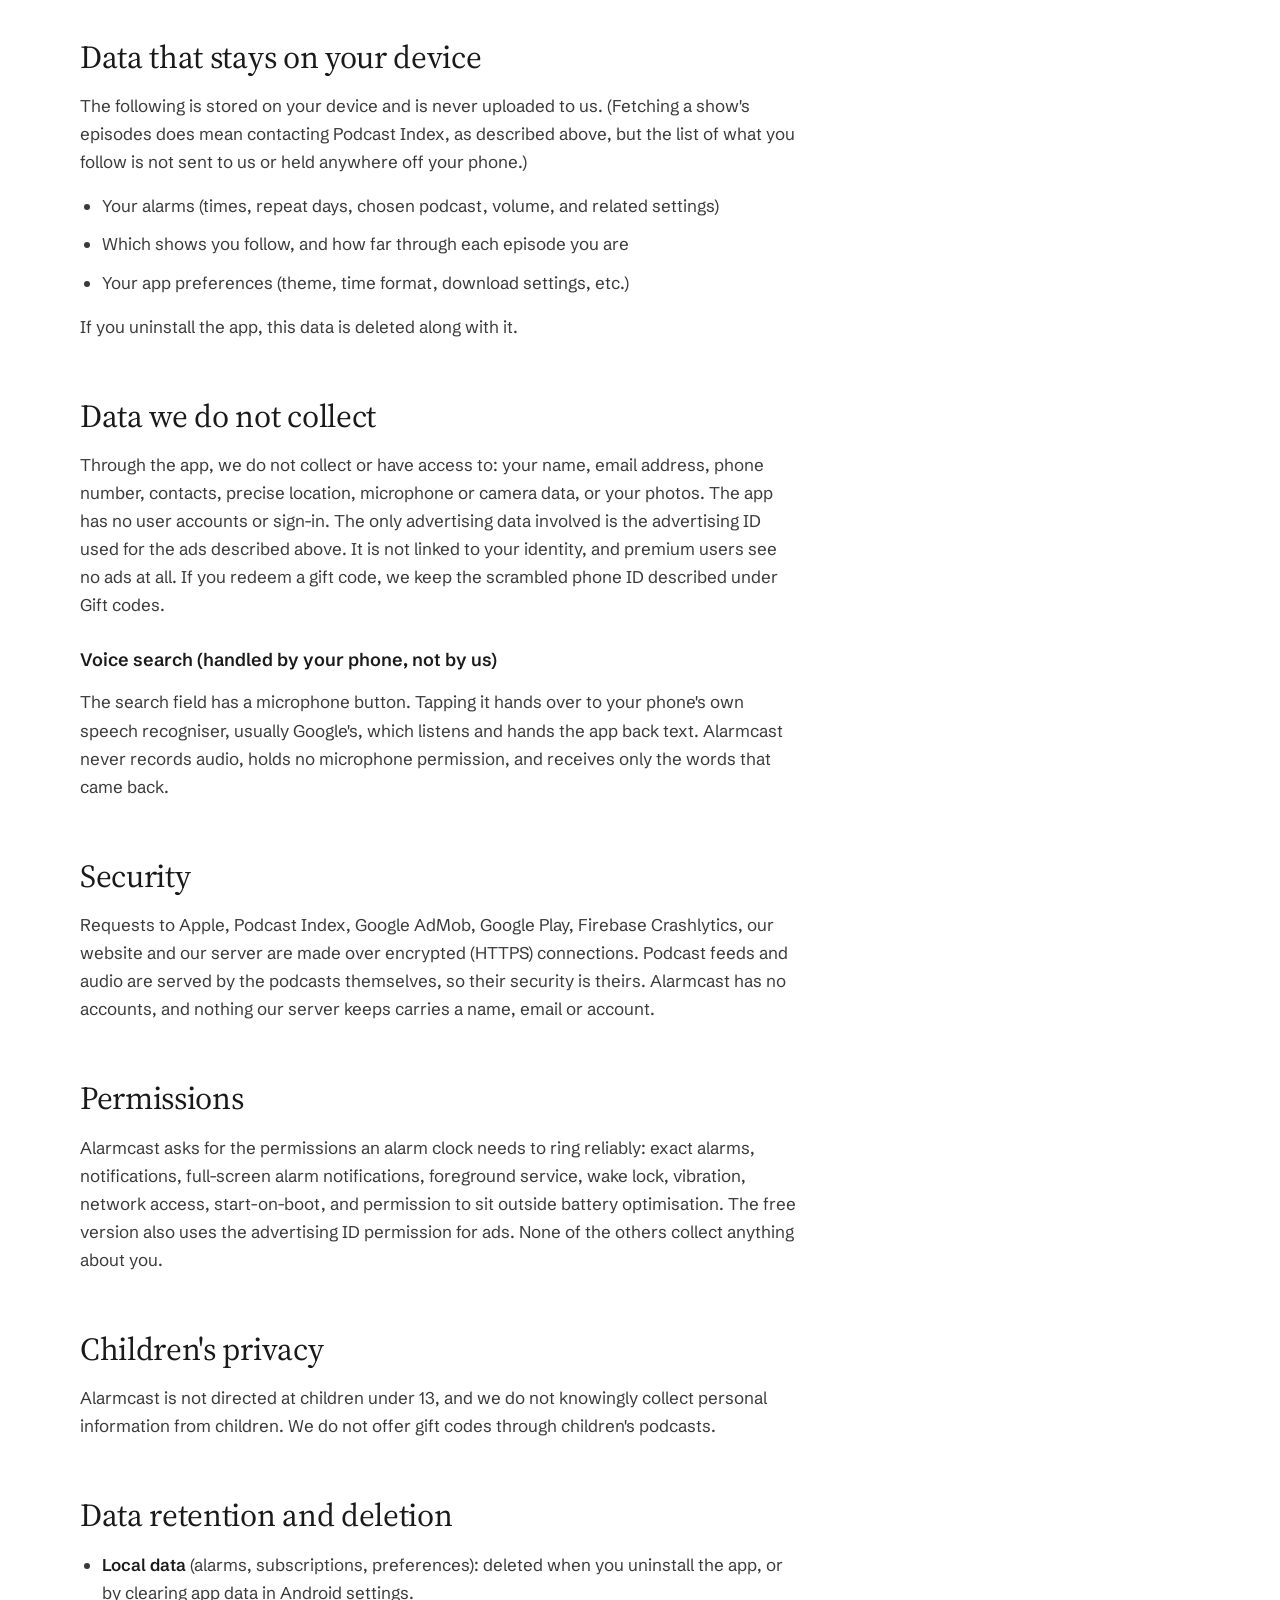
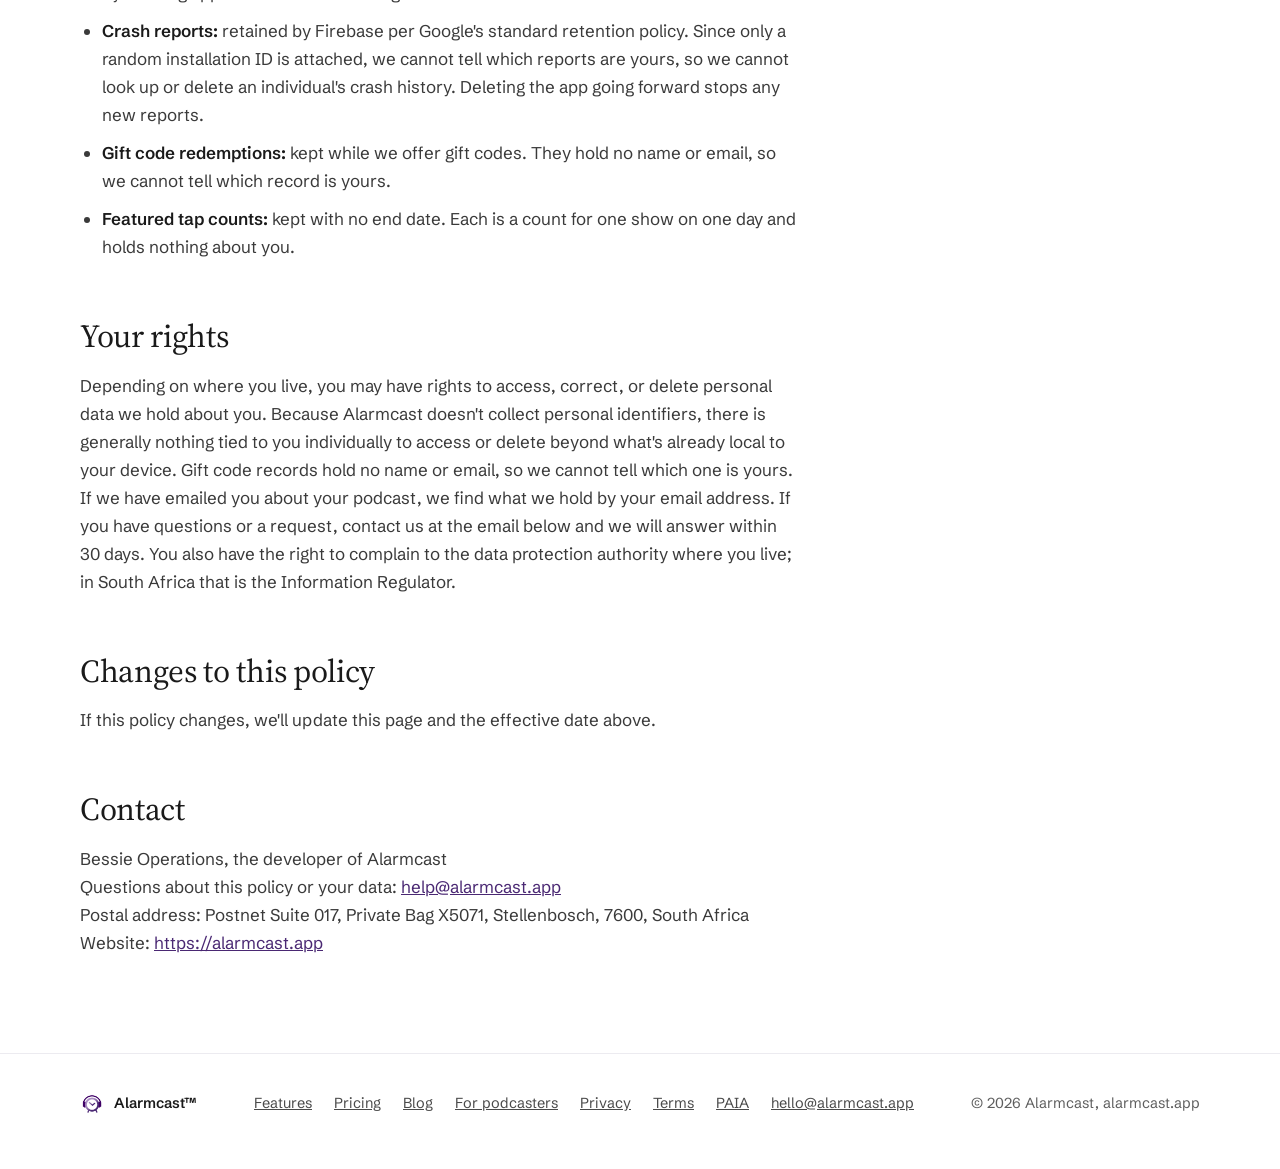
<file: privacy/index.html>
<!doctype html>
<html lang="en">
<head>
<meta charset="UTF-8" />
<meta name="viewport" content="width=device-width, initial-scale=1.0" />
<title>Privacy Policy for Alarmcast</title>
<meta name="description" content="Alarmcast's privacy policy: what data the podcast alarm clock app for Android collects, why, and what it does not do." />
<meta name="theme-color" content="#FFFFFF" />
<link rel="canonical" href="https://alarmcast.app/privacy/" />
<link rel="icon" type="image/png" sizes="512x512" href="/assets/favicon.png" />
<link rel="icon" sizes="any" href="/favicon.ico" />
<link rel="apple-touch-icon" href="/assets/apple-touch-icon.png" />
<meta property="og:type" content="website" />
<meta property="og:title" content="Alarmcast Privacy Policy" />
<meta property="og:description" content="What data the Alarmcast Android app collects, why, and what it does not do." />
<meta property="og:url" content="https://alarmcast.app/privacy/" />
<meta property="og:image" content="https://alarmcast.app/assets/og-image.png" />
<meta property="og:image:width" content="1200" />
<meta property="og:image:height" content="630" />
<meta property="og:image:alt" content="The Alarmcast app icon and name." />
<meta name="twitter:card" content="summary_large_image" />
  <link rel="preload" href="/assets/fonts/source-serif-4-latin.woff2" as="font" type="font/woff2" crossorigin>
  <link rel="preload" href="/assets/fonts/schibsted-grotesk-latin.woff2" as="font" type="font/woff2" crossorigin>
  <link rel="stylesheet" href="/assets/site.css">
  <style>
.art h2{margin:56px 0 0;font-family:'Source Serif 4',Georgia,serif;font-weight:400;font-size:clamp(26px,2.8vw,32px);line-height:1.2;letter-spacing:-0.01em;color:#1A1A1A}
.art h3{margin:28px 0 0;font-size:18px;font-weight:600;line-height:1.4;color:#1A1A1A}
.art p{margin:16px 0 0}
.art ul{margin:16px 0 0;padding:0 0 0 22px}
.art li{margin:10px 0 0}
.art b{font-weight:600;color:#1A1A1A}
  </style>
</head>
<body>
<div style="background: #FFFFFF; color: #1A1A1A; font-family: 'Schibsted Grotesk', system-ui, sans-serif; font-size: 17px; line-height: 1.6">

<div style="max-width: 1120px; margin: 0 auto; padding: 20px 24px; display: flex; flex-wrap: wrap; gap: 12px 16px; align-items: center; justify-content: space-between">
<a href="/" style="display: flex; align-items: center; gap: 10px; color: #1A1A1A; text-decoration: none; min-height: 44px">
<img src="/assets/apple-touch-icon.png" alt="" style="width: 32px; height: 32px; border-radius: 8px; display: block">
<span style="font-size: 18px; font-weight: 600">Alarmcast™</span>
</a>
<div class="nav-links" style="flex-wrap: wrap; gap: 0 24px; font-size: 15px">
<a href="/podcasters/" style="color: #1A1A1A; text-decoration: none; padding: 10px 0; font-weight: 500">For podcasters</a>
<a href="/#how" style="color: #4A4A4A; text-decoration: none; padding: 10px 0">How it works</a>
<a href="/#reliable" style="color: #4A4A4A; text-decoration: none; padding: 10px 0">Reliability</a>
<a href="/#features" style="color: #4A4A4A; text-decoration: none; padding: 10px 0">Features</a>
<a href="/#discover" style="color: #4A4A4A; text-decoration: none; padding: 10px 0">Discover</a>
<a href="/#pricing" style="color: #4A4A4A; text-decoration: none; padding: 10px 0">Pricing</a>
</div>
<div style="display: flex; gap: 12px 20px; align-items: center">
<a href="https://play.google.com/store/apps/details?id=com.alarmcast.app&amp;referrer=utm_source%3Dalarmcast.app%26utm_campaign%3Dwebsite" style="background: #4A2873; color: #FFFFFF; text-decoration: none; font-size: 15px; font-weight: 600; padding: 11px 16px; border-radius: 6px">Get the app</a>
<a href="/gift/" class="nav-gift" style="font-size: 15px; text-underline-offset: 3px; padding: 10px 0">Gift code?</a>
<button type="button" class="nav-menu-btn" aria-label="Menu" aria-expanded="false" aria-controls="mobile-nav" style="width: 44px; height: 44px; align-items: center; justify-content: center; border: 1px solid #E2E0EA; background: #FFFFFF; border-radius: 6px; cursor: pointer; color: #1A1A1A; padding: 0">
<svg width="20" height="20" viewBox="0 0 24 24" aria-hidden="true"><path d="M4 7h16M4 12h16M4 17h16" fill="none" stroke="currentColor" stroke-width="2" stroke-linecap="round"></path></svg>
</button>
</div>
</div>
<div id="mobile-nav" class="nav-panel" hidden style="display: flex; flex-direction: column; padding: 4px 24px 16px; border-bottom: 1px solid #ECEBF0; font-size: 17px">
<a href="/podcasters/" style="color: #1A1A1A; text-decoration: none; padding: 12px 0; font-weight: 500">For podcasters</a>
<a href="/#how" style="color: #1A1A1A; text-decoration: none; padding: 12px 0">How it works</a>
<a href="/#reliable" style="color: #1A1A1A; text-decoration: none; padding: 12px 0">Reliability</a>
<a href="/#features" style="color: #1A1A1A; text-decoration: none; padding: 12px 0">Features</a>
<a href="/#discover" style="color: #1A1A1A; text-decoration: none; padding: 12px 0">Discover</a>
<a href="/#pricing" style="color: #1A1A1A; text-decoration: none; padding: 12px 0">Pricing</a>
<a href="/gift/" style="text-underline-offset: 3px; padding: 12px 0">Gift code?</a>
</div>

<div style="max-width: 1120px; margin: 0 auto; padding: 40px 24px 96px">
<div class="art" style="max-width: 720px; font-size: 17px; line-height: 1.65; color: #3A3A3A">
<h1 style="margin: 24px 0 0; font-family: 'Source Serif 4', Georgia, serif; font-weight: 400; font-size: clamp(34px, 4.4vw, 50px); line-height: 1.08; letter-spacing: -0.01em; color: #1A1A1A">Alarmcast Privacy Policy</h1>
<p style="margin: 14px 0 0; font-size: 14.5px; color: #5E5E5E"><b>Effective date:</b> October 31, 2026</p>

<p>Alarmcast ("the app") is a podcast alarm clock for Android, made by Bessie Operations ("we," "our"), the developer named on its Google Play listing. We are responsible for the personal data described here. This policy describes what data the app collects, why, and what it does not do.</p>

<h2>Summary</h2>
<p>Alarmcast does not require an account and does not know who you are. Almost everything the app knows about you, including your alarms, your podcast subscriptions and your listening history, stays on your device. The free version shows ads through Google AdMob (which uses your device's advertising ID), and optional premium purchases remove ads and unlock extra features. We have no user accounts and do not sell your personal data. The only records we keep about app users are of gift codes you choose to redeem. We also count taps on Featured shows, with nothing about who tapped. Both are described below. If we have emailed you about your podcast, see <a href="#podcasters">If we email you about your podcast</a>.</p>

<h2>Data we collect and why</h2>

<h3>Podcast search (sent to Apple and to Podcast Index)</h3>
<p>When you search for a podcast, your search term is sent to <b>two</b> podcast directories at the same time, so that between them we can find whatever you're looking for:</p>
<ul>
<li>The <b>Apple iTunes Search API</b> (<code>itunes.apple.com</code>), which receives your search term and the country setting you chose when you set the app up. Searches for individual <i>episodes</i> go only to Apple, because Podcast Index has no episode-text search. Apple's handling of this request is governed by the <a href="https://www.apple.com/legal/privacy/" target="_blank" rel="noopener">Apple Privacy Policy</a>.</li>
<li>The <a href="https://podcastindex.org" target="_blank" rel="noopener">Podcast Index</a> API, which receives your search term. This request is authenticated with an app-level key. See their <a href="https://podcastindex.org/privacy" target="_blank" rel="noopener">privacy policy</a>.</li>
</ul>
<p>Neither request includes your name, email, or any personal identifier, and neither is tied to an account, because the app has none. Both services will see your device's IP address, as any service you connect to does.</p>

<h3>Subscription data (sent to Podcast Index)</h3>
<p>When you subscribe to a podcast, the podcast's feed URL/ID is sent to the Podcast Index API so we can fetch its episode list and metadata. As above, this carries no personal identifier.</p>

<h3>Episode downloads (sent to the podcast's own host)</h3>
<p>When you open or subscribe to a podcast, the app connects directly to that podcast's RSS feed and audio host to download episodes for playback, the same as any podcast app or web browser would. That host will see your device's IP address, as it would for any direct connection.</p>

<h3>Crash, error, and reliability reports (sent to Firebase Crashlytics)</h3>
<p>If the app crashes or hits a serious error, a crash report is sent to Firebase Crashlytics (a Google service) so we can fix the bug. Crashlytics collects the usual technical context with it: device model, OS version, hardware characteristics, and your IP address at the time. Because an alarm that doesn't ring is the worst thing this app can do, reports also carry a few settings that explain why: whether alarm and battery permissions were granted, whether background data was restricted, whether the phone was asleep in Doze, which activity bucket Android had put the app in, and whether you're on the free or paid tier. No name or email is attached; Crashlytics adds only a random installation ID, so it can count how many phones a crash affects. Google processes this on our behalf under Firebase's standard terms; see Google's <a href="https://firebase.google.com/support/privacy" target="_blank" rel="noopener">Firebase privacy and security page</a> and <a href="https://policies.google.com/privacy" target="_blank" rel="noopener">privacy policy</a> for details.</p>

<h3>Gift codes (sent to our server)</h3>
<p>If you enter a gift code from a podcast, the app sends the code and a scrambled form of your phone's Android ID to our server, which runs on Google Cloud. The scrambled ID cannot be turned back into your Android ID. The server keeps it with the code, the time you redeemed it and the date your free year ends, so that each code can be used once per phone. It is not linked to your name or any account, is not used for ads, and is not shared with anyone. Like any server, it sees your device's IP address when the request arrives, and Google Cloud's request logs keep it for a limited time (30 days by default). Nothing is sent unless you enter a code.</p>

<h3>Featured list (from our website)</h3>
<p>When you open Discover, the app downloads the list of Featured shows from our website (<code>data.alarmcast.app</code>), which GitHub hosts for us. It downloads a new copy at most once a day, or once an hour if the last try failed. The request carries no name, account or ID, only the app's version. GitHub records your device's IP address for security, as it does for every visit to a site it hosts. See <a href="https://docs.github.com/en/site-policy/privacy-policies/github-general-privacy-statement" target="_blank" rel="noopener">GitHub's privacy statement</a>.</p>

<h3>Featured taps (sent to our server)</h3>
<p>When you tap a show under Featured in Discover, the app tells our server which show it was, so we can count how often each Featured show is tapped. It sends the show and nothing about you: no name, account or ID. The server keeps a count per show per day. Like any server, it sees your device's IP address when the request arrives, and Google Cloud's request logs keep it for a limited time (30 days by default).</p>

<h3>Advertising (Google AdMob)</h3>
<p>The free version of Alarmcast shows ads supplied by <a href="https://admob.google.com" target="_blank" rel="noopener">Google AdMob</a>. To serve and measure these ads, AdMob and Google may use your device's <b>advertising ID</b> along with limited technical and ad-interaction data (for example, that an ad was shown or tapped, plus general device and app information). Google may also use your device's IP address to estimate its general location, roughly the city, to choose and measure ads. The app itself never asks for or reads your location. Ads never appear on the alarm ringing screen, and removing ads entirely is one of the benefits of the optional premium purchases described below. Where the law requires it, for example in the European Economic Area, the UK and Switzerland, the app asks for your choice through Google's consent form before any ads are shown. In those places you can change your choice later in <i>Settings, About Alarmcast, Ads you see</i> (the row appears only where the form applies). You can also reset or delete your advertising ID in Android's <i>Settings → Privacy → Ads</i>. Google's use of data from apps that use its services is described in <a href="https://policies.google.com/technologies/partner-sites" target="_blank" rel="noopener">"How Google uses information from sites or apps that use our services"</a> and Google's <a href="https://policies.google.com/privacy" target="_blank" rel="noopener">privacy policy</a>.</p>

<h3>Purchases (Google Play Billing)</h3>
<p>Alarmcast offers optional premium features, including removing ads and unlocking extra functionality, as a subscription or a one-time purchase. Payments are processed entirely by <b>Google Play</b>; Alarmcast never receives or stores your payment card details. Google shares with the app only what's needed to unlock what you bought (your purchase and subscription status). Google's handling of your purchase is governed by the <a href="https://play.google.com/about/play-terms/" target="_blank" rel="noopener">Google Play Terms of Service</a> and Google's <a href="https://policies.google.com/privacy" target="_blank" rel="noopener">privacy policy</a>.</p>

<h2>Why we are allowed to use it</h2>
<p>If you are in the European Economic Area, the UK or another place with similar laws, these are the legal bases we rely on:</p>
<ul>
<li><b>Search, subscriptions, episode downloads, the Featured list and purchases:</b> to provide the app and the features you ask for.</li>
<li><b>Featured taps:</b> our legitimate interest in knowing how often each Featured show is tapped, and in telling the shows we feature.</li>
<li><b>Gift codes:</b> to give you the free year you asked for, and our legitimate interest in making sure each code is used once per phone.</li>
<li><b>Crash and reliability reports:</b> our legitimate interest in finding and fixing problems that could stop an alarm ringing.</li>
<li><b>Ads:</b> your consent, where the law requires it. Otherwise, our legitimate interest in paying for the free version.</li>
</ul>

<h2>Where data is processed</h2>
<p>Our server (gift codes and Featured taps) and Firebase Crashlytics run on Google's infrastructure, mainly in the United States. Google processes this data for us under its data processing terms, which include the standard contractual clauses approved for transfers out of the European Economic Area and the UK. The Featured list is hosted by GitHub, a US company, under its own privacy statement.</p>

<h2 id="podcasters">If we email you about your podcast</h2>
<p>We write to podcast hosts to offer a collaboration and free Premium. If we have emailed you, this part is about you.</p>
<ul>
<li><b>What we keep:</b> your name and email address as published, your show's name and public details (such as its feed and website), our emails and your replies, any gift codes we sent you, and, if you do an ad mention for us, the episode link and your dates in Featured.</li>
<li><b>Where it came from:</b> the contact address your show publishes for enquiries, such as on its website or podcast listing. The web address where we found it is noted, and we will tell you if you ask.</li>
<li><b>Why:</b> to offer you a collaboration and to answer you. Our legal basis is our legitimate interest in telling podcasters about Alarmcast. In South Africa we write to you once only, to ask whether you are interested.</li>
<li><b>Who else handles it:</b> our email provider and the software services we use to run and write our email, under their confidentiality terms, mainly in the United States. We never sell it or share it for anyone else's marketing.</li>
<li><b>How long:</b> while we are in touch, until you ask us to delete it. If you ask us to stop, we keep only your email address on a do-not-contact list, so that we never email you again.</li>
<li><b>Your choices:</b> reply to any of our emails, or write to the address below, to stop our emails or to see, correct or delete what we hold.</li>
</ul>

<h2>Data that stays on your device</h2>
<p>The following is stored on your device and is never uploaded to us. (Fetching a show's episodes does mean contacting Podcast Index, as described above, but the list of what you follow is not sent to us or held anywhere off your phone.)</p>
<ul>
<li>Your alarms (times, repeat days, chosen podcast, volume, and related settings)</li>
<li>Which shows you follow, and how far through each episode you are</li>
<li>Your app preferences (theme, time format, download settings, etc.)</li>
</ul>
<p>If you uninstall the app, this data is deleted along with it.</p>

<h2>Data we do not collect</h2>
<p>Through the app, we do not collect or have access to: your name, email address, phone number, contacts, precise location, microphone or camera data, or your photos. The app has no user accounts or sign-in. The only advertising data involved is the advertising ID used for the ads described above. It is not linked to your identity, and premium users see no ads at all. If you redeem a gift code, we keep the scrambled phone ID described under Gift codes.</p>

<h3>Voice search (handled by your phone, not by us)</h3>
<p>The search field has a microphone button. Tapping it hands over to your phone's own speech recogniser, usually Google's, which listens and hands the app back text. Alarmcast never records audio, holds no microphone permission, and receives only the words that came back.</p>

<h2>Security</h2>
<p>Requests to Apple, Podcast Index, Google AdMob, Google Play, Firebase Crashlytics, our website and our server are made over encrypted (HTTPS) connections. Podcast feeds and audio are served by the podcasts themselves, so their security is theirs. Alarmcast has no accounts, and nothing our server keeps carries a name, email or account.</p>

<h2>Permissions</h2>
<p>Alarmcast asks for the permissions an alarm clock needs to ring reliably: exact alarms, notifications, full-screen alarm notifications, foreground service, wake lock, vibration, network access, start-on-boot, and permission to sit outside battery optimisation. The free version also uses the advertising ID permission for ads. None of the others collect anything about you.</p>

<h2>Children's privacy</h2>
<p>Alarmcast is not directed at children under 13, and we do not knowingly collect personal information from children. We do not offer gift codes through children's podcasts.</p>

<h2>Data retention and deletion</h2>
<ul>
<li><b>Local data</b> (alarms, subscriptions, preferences): deleted when you uninstall the app, or by clearing app data in Android settings.</li>
<li><b>Crash reports:</b> retained by Firebase per Google's standard retention policy. Since only a random installation ID is attached, we cannot tell which reports are yours, so we cannot look up or delete an individual's crash history. Deleting the app going forward stops any new reports.</li>
<li><b>Gift code redemptions:</b> kept while we offer gift codes. They hold no name or email, so we cannot tell which record is yours.</li>
<li><b>Featured tap counts:</b> kept with no end date. Each is a count for one show on one day and holds nothing about you.</li>
</ul>

<h2>Your rights</h2>
<p>Depending on where you live, you may have rights to access, correct, or delete personal data we hold about you. Because Alarmcast doesn't collect personal identifiers, there is generally nothing tied to you individually to access or delete beyond what's already local to your device. Gift code records hold no name or email, so we cannot tell which one is yours. If we have emailed you about your podcast, we find what we hold by your email address. If you have questions or a request, contact us at the email below and we will answer within 30 days. You also have the right to complain to the data protection authority where you live; in South Africa that is the Information Regulator.</p>

<h2>Changes to this policy</h2>
<p>If this policy changes, we'll update this page and the effective date above.</p>

<h2>Contact</h2>
<p>Bessie Operations, the developer of Alarmcast<br>Questions about this policy or your data: <a href="mailto:help@alarmcast.app">help@alarmcast.app</a><br>Postal address: Postnet Suite 017, Private Bag X5071, Stellenbosch, 7600, South Africa<br>Website: <a href="https://alarmcast.app">https://alarmcast.app</a></p>
</div>
</div>

<div style="border-top: 1px solid #ECEBF0">
<div style="max-width: 1120px; margin: 0 auto; padding: 28px 24px 48px; display: flex; flex-wrap: wrap; gap: 16px 40px; align-items: center; justify-content: space-between; font-size: 14.5px; color: #5E5E5E">
<div style="display: flex; align-items: center; gap: 10px; color: #1A1A1A">
<img src="/assets/apple-touch-icon.png" alt="" style="width: 24px; height: 24px; border-radius: 6px; display: block">
<span style="font-weight: 600">Alarmcast™</span>
</div>
<div style="display: flex; flex-wrap: wrap; gap: 0 22px">
<a href="/#features" style="color: #4A4A4A; padding: 10px 0">Features</a>
<a href="/#pricing" style="color: #4A4A4A; padding: 10px 0">Pricing</a>
<a href="/blog/" style="color: #4A4A4A; padding: 10px 0">Blog</a>
<a href="/podcasters/" style="color: #4A4A4A; padding: 10px 0">For podcasters</a>
<a href="/privacy/" style="color: #4A4A4A; padding: 10px 0">Privacy</a>
<a href="/terms/" style="color: #4A4A4A; padding: 10px 0">Terms</a>
<a href="/paia/" style="color: #4A4A4A; padding: 10px 0">PAIA</a>
<a href="mailto:hello@alarmcast.app" style="color: #4A4A4A; padding: 10px 0">hello@alarmcast.app</a>
</div>
<span>© 2026 Alarmcast, alarmcast.app</span>
</div>
</div>

</div>
<script>
(function () {
  var btn = document.querySelector('.nav-menu-btn');
  var panel = document.getElementById('mobile-nav');
  if (!btn || !panel) return;
  btn.addEventListener('click', function () {
    var opening = panel.hasAttribute('hidden');
    if (opening) panel.removeAttribute('hidden'); else panel.setAttribute('hidden', '');
    btn.setAttribute('aria-expanded', opening ? 'true' : 'false');
  });
  panel.addEventListener('click', function (e) {
    if (e.target.closest('a')) { panel.setAttribute('hidden', ''); btn.setAttribute('aria-expanded', 'false'); }
  });
})();
</script>
</body>
</html>
</file>
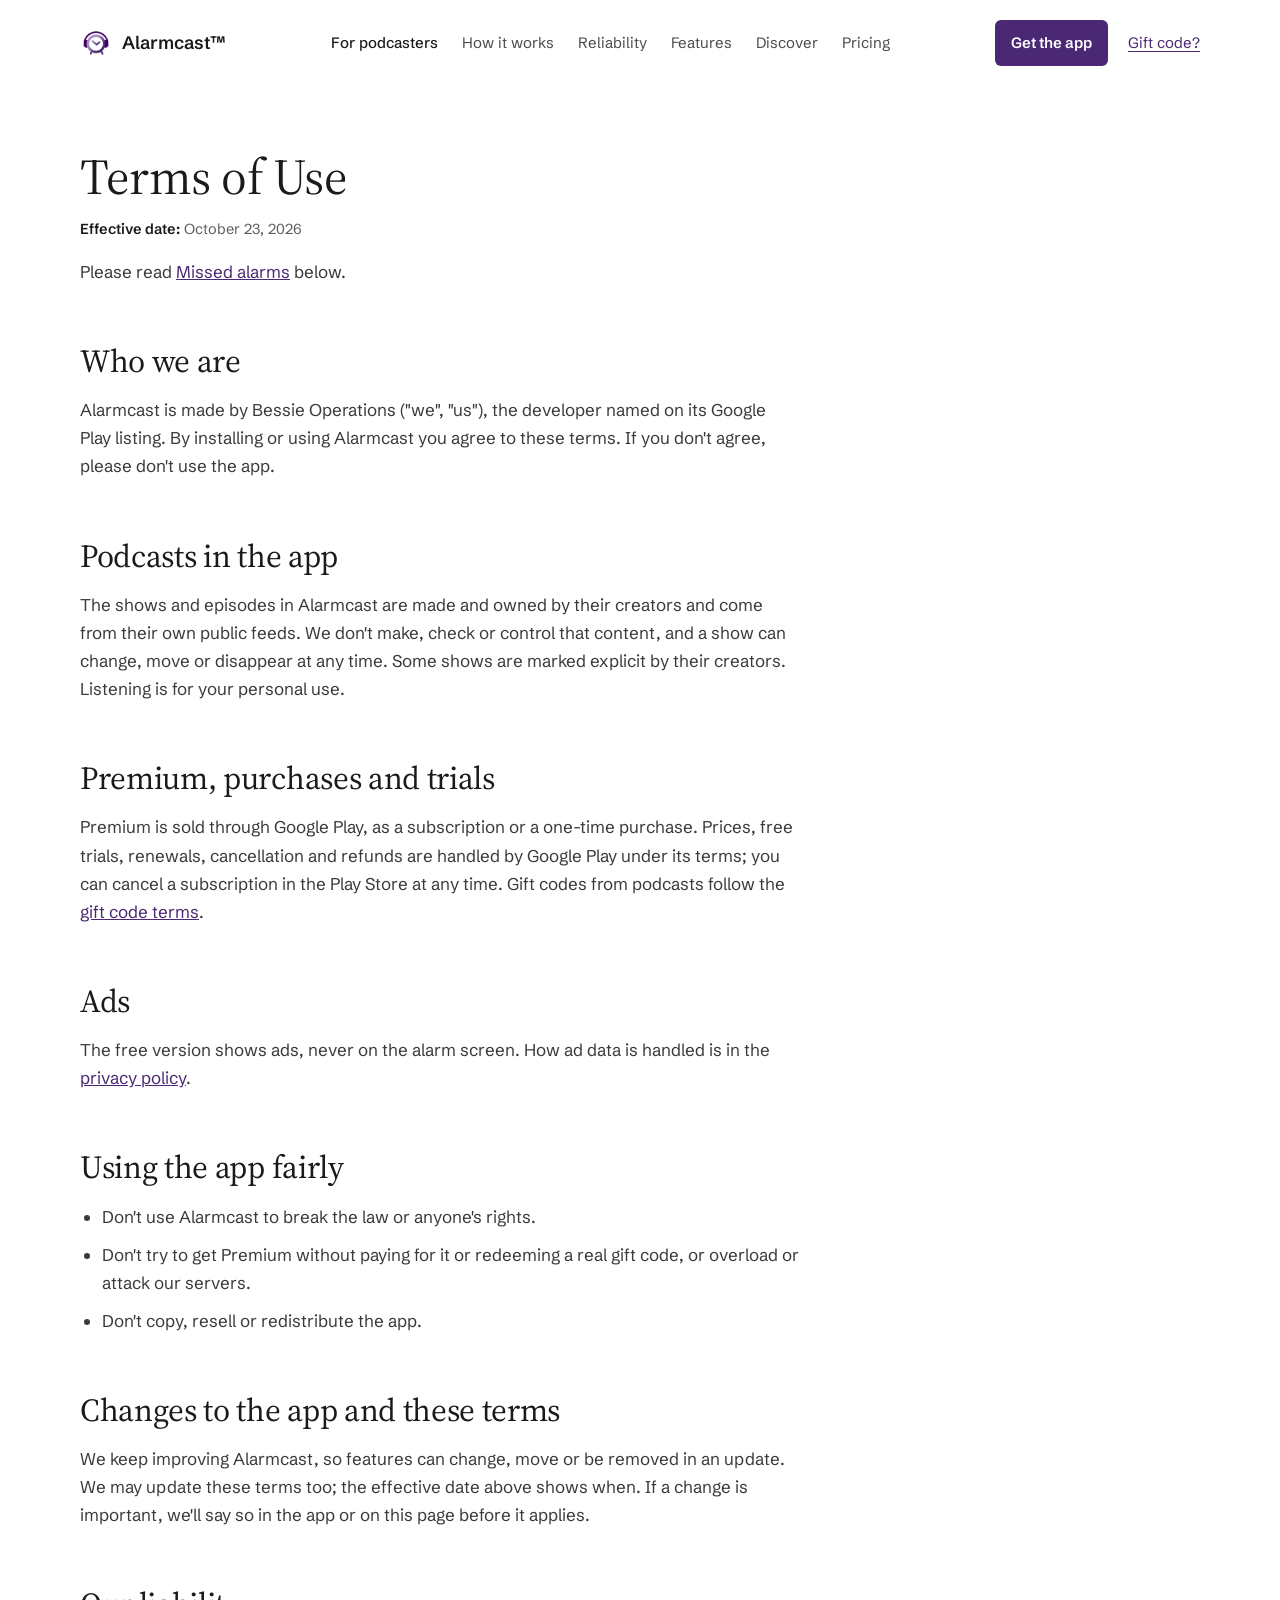
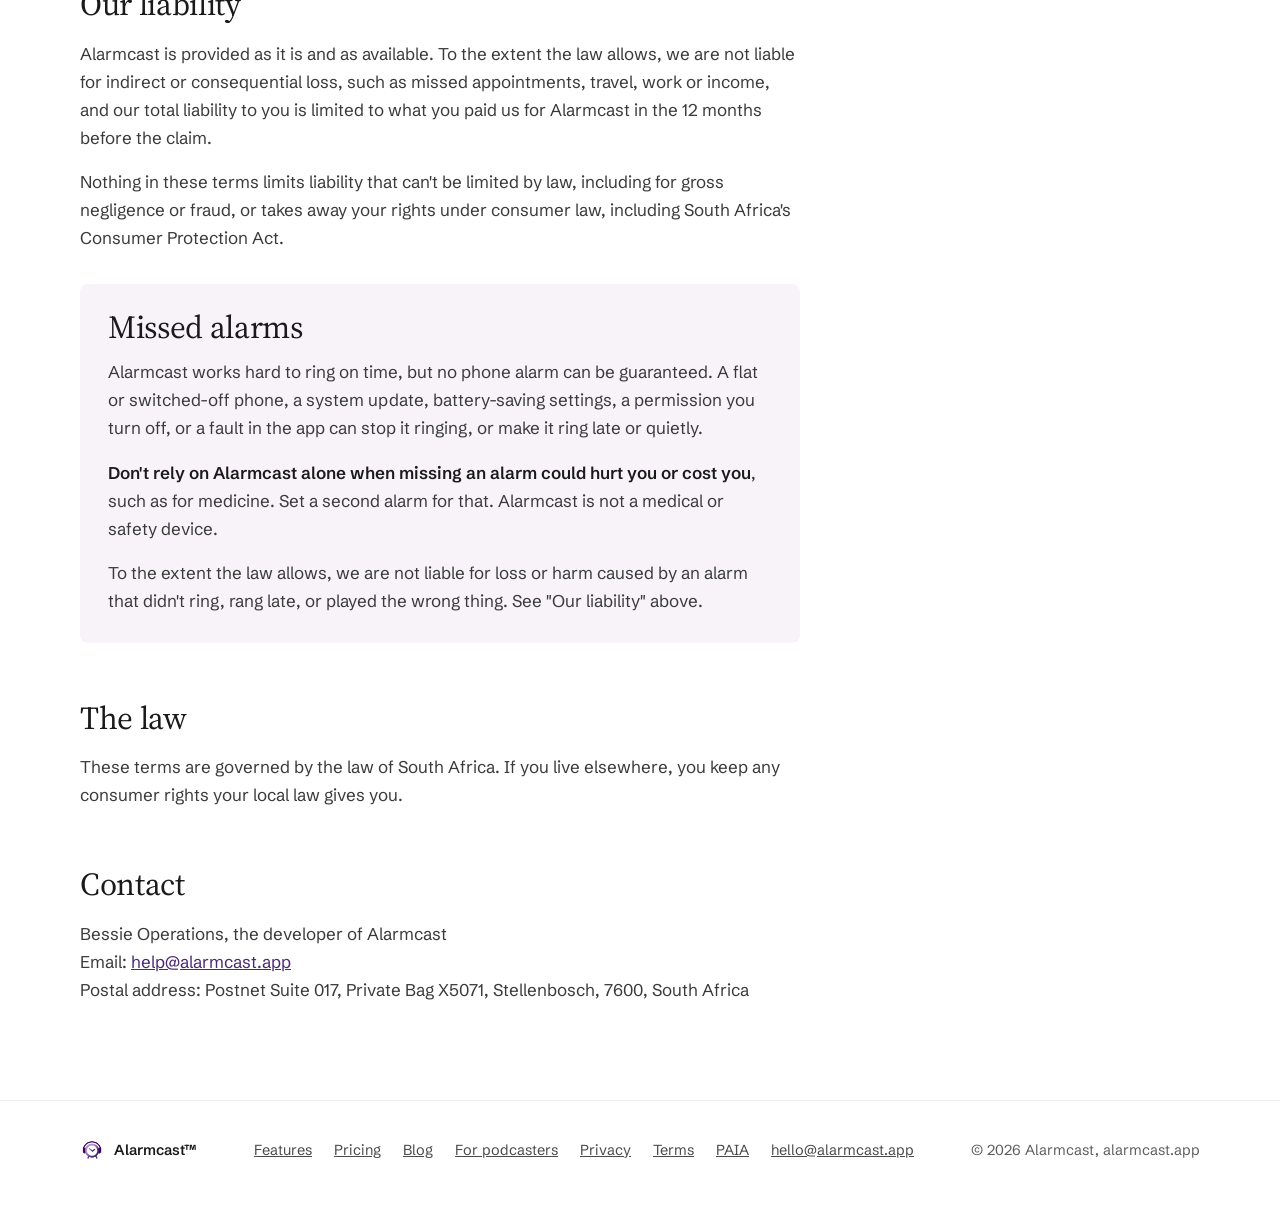
<file: terms/index.html>
<!doctype html>
<html lang="en">
<head>
<meta charset="UTF-8" />
<meta name="viewport" content="width=device-width, initial-scale=1.0" />
<title>Terms of Use for Alarmcast</title>
<meta name="description" content="The terms for using Alarmcast, the podcast alarm clock for Android." />
<meta name="theme-color" content="#FFFFFF" />
<link rel="canonical" href="https://alarmcast.app/terms/" />
<link rel="icon" type="image/png" sizes="512x512" href="/assets/favicon.png" />
<link rel="icon" sizes="any" href="/favicon.ico" />
<link rel="apple-touch-icon" href="/assets/apple-touch-icon.png" />
<meta property="og:type" content="website" />
<meta property="og:title" content="Alarmcast Terms of Use" />
<meta property="og:description" content="The terms for using Alarmcast, the podcast alarm clock for Android." />
<meta property="og:url" content="https://alarmcast.app/terms/" />
<meta property="og:image" content="https://alarmcast.app/assets/og-image.png" />
<meta property="og:image:width" content="1200" />
<meta property="og:image:height" content="630" />
<meta name="twitter:card" content="summary_large_image" />
  <link rel="preload" href="/assets/fonts/source-serif-4-latin.woff2" as="font" type="font/woff2" crossorigin>
  <link rel="preload" href="/assets/fonts/schibsted-grotesk-latin.woff2" as="font" type="font/woff2" crossorigin>
  <link rel="stylesheet" href="/assets/site.css">
  <style>
.art h2{margin:56px 0 0;font-family:'Source Serif 4',Georgia,serif;font-weight:400;font-size:clamp(26px,2.8vw,32px);line-height:1.2;letter-spacing:-0.01em;color:#1A1A1A}
.art h3{margin:28px 0 0;font-size:18px;font-weight:600;line-height:1.4;color:#1A1A1A}
.art p{margin:16px 0 0}
.art ul{margin:16px 0 0;padding:0 0 0 22px}
.art li{margin:10px 0 0}
.art b{font-weight:600;color:#1A1A1A}
  </style>
</head>
<body>
<div style="background: #FFFFFF; color: #1A1A1A; font-family: 'Schibsted Grotesk', system-ui, sans-serif; font-size: 17px; line-height: 1.6">

<div style="max-width: 1120px; margin: 0 auto; padding: 20px 24px; display: flex; flex-wrap: wrap; gap: 12px 16px; align-items: center; justify-content: space-between">
<a href="/" style="display: flex; align-items: center; gap: 10px; color: #1A1A1A; text-decoration: none; min-height: 44px">
<img src="/assets/apple-touch-icon.png" alt="" style="width: 32px; height: 32px; border-radius: 8px; display: block">
<span style="font-size: 18px; font-weight: 600">Alarmcast™</span>
</a>
<div class="nav-links" style="flex-wrap: wrap; gap: 0 24px; font-size: 15px">
<a href="/podcasters/" style="color: #1A1A1A; text-decoration: none; padding: 10px 0; font-weight: 500">For podcasters</a>
<a href="/#how" style="color: #4A4A4A; text-decoration: none; padding: 10px 0">How it works</a>
<a href="/#reliable" style="color: #4A4A4A; text-decoration: none; padding: 10px 0">Reliability</a>
<a href="/#features" style="color: #4A4A4A; text-decoration: none; padding: 10px 0">Features</a>
<a href="/#discover" style="color: #4A4A4A; text-decoration: none; padding: 10px 0">Discover</a>
<a href="/#pricing" style="color: #4A4A4A; text-decoration: none; padding: 10px 0">Pricing</a>
</div>
<div style="display: flex; gap: 12px 20px; align-items: center">
<a href="https://play.google.com/store/apps/details?id=com.alarmcast.app&amp;referrer=utm_source%3Dalarmcast.app%26utm_campaign%3Dwebsite" style="background: #4A2873; color: #FFFFFF; text-decoration: none; font-size: 15px; font-weight: 600; padding: 11px 16px; border-radius: 6px">Get the app</a>
<a href="/gift/" class="nav-gift" style="font-size: 15px; text-underline-offset: 3px; padding: 10px 0">Gift code?</a>
<button type="button" class="nav-menu-btn" aria-label="Menu" aria-expanded="false" aria-controls="mobile-nav" style="width: 44px; height: 44px; align-items: center; justify-content: center; border: 1px solid #E2E0EA; background: #FFFFFF; border-radius: 6px; cursor: pointer; color: #1A1A1A; padding: 0">
<svg width="20" height="20" viewBox="0 0 24 24" aria-hidden="true"><path d="M4 7h16M4 12h16M4 17h16" fill="none" stroke="currentColor" stroke-width="2" stroke-linecap="round"></path></svg>
</button>
</div>
</div>
<div id="mobile-nav" class="nav-panel" hidden style="display: flex; flex-direction: column; padding: 4px 24px 16px; border-bottom: 1px solid #ECEBF0; font-size: 17px">
<a href="/podcasters/" style="color: #1A1A1A; text-decoration: none; padding: 12px 0; font-weight: 500">For podcasters</a>
<a href="/#how" style="color: #1A1A1A; text-decoration: none; padding: 12px 0">How it works</a>
<a href="/#reliable" style="color: #1A1A1A; text-decoration: none; padding: 12px 0">Reliability</a>
<a href="/#features" style="color: #1A1A1A; text-decoration: none; padding: 12px 0">Features</a>
<a href="/#discover" style="color: #1A1A1A; text-decoration: none; padding: 12px 0">Discover</a>
<a href="/#pricing" style="color: #1A1A1A; text-decoration: none; padding: 12px 0">Pricing</a>
<a href="/gift/" style="text-underline-offset: 3px; padding: 12px 0">Gift code?</a>
</div>

<div style="max-width: 1120px; margin: 0 auto; padding: 40px 24px 96px">
<div class="art" style="max-width: 720px; font-size: 17px; line-height: 1.65; color: #3A3A3A">
<h1 style="margin: 24px 0 0; font-family: 'Source Serif 4', Georgia, serif; font-weight: 400; font-size: clamp(34px, 4.4vw, 50px); line-height: 1.08; letter-spacing: -0.01em; color: #1A1A1A">Terms of Use</h1>
<p style="margin: 14px 0 0; font-size: 14.5px; color: #5E5E5E"><b>Effective date:</b> October 23, 2026</p>
<p>Please read <a href="#important-title">Missed alarms</a> below.</p>

<h2>Who we are</h2>
<p>Alarmcast is made by Bessie Operations ("we", "us"), the developer named on its Google Play listing. By installing or using Alarmcast you agree to these terms. If you don't agree, please don't use the app.</p>

<h2>Podcasts in the app</h2>
<p>The shows and episodes in Alarmcast are made and owned by their creators and come from their own public feeds. We don't make, check or control that content, and a show can change, move or disappear at any time. Some shows are marked explicit by their creators. Listening is for your personal use.</p>

<h2>Premium, purchases and trials</h2>
<p>Premium is sold through Google Play, as a subscription or a one-time purchase. Prices, free trials, renewals, cancellation and refunds are handled by Google Play under its terms; you can cancel a subscription in the Play Store at any time. Gift codes from podcasts follow the <a href="/gift/">gift code terms</a>.</p>

<h2>Ads</h2>
<p>The free version shows ads, never on the alarm screen. How ad data is handled is in the <a href="/privacy/">privacy policy</a>.</p>

<h2>Using the app fairly</h2>
<ul>
<li>Don't use Alarmcast to break the law or anyone's rights.</li>
<li>Don't try to get Premium without paying for it or redeeming a real gift code, or overload or attack our servers.</li>
<li>Don't copy, resell or redistribute the app.</li>
</ul>

<h2>Changes to the app and these terms</h2>
<p>We keep improving Alarmcast, so features can change, move or be removed in an update. We may update these terms too; the effective date above shows when. If a change is important, we'll say so in the app or on this page before it applies.</p>

<h2>Our liability</h2>
<p>Alarmcast is provided as it is and as available. To the extent the law allows, we are not liable for indirect or consequential loss, such as missed appointments, travel, work or income, and our total liability to you is limited to what you paid us for Alarmcast in the 12 months before the claim.</p>
<p>Nothing in these terms limits liability that can't be limited by law, including for gross negligence or fraud, or takes away your rights under consumer law, including South Africa's Consumer Protection Act.</p>

<section aria-labelledby="important-title" style="margin-top: 32px; background: #F7F3F9; border-radius: 8px; padding: 24px 28px 28px">
<h2 id="important-title" style="margin: 0">Missed alarms</h2>
<p style="margin: 12px 0 0">Alarmcast works hard to ring on time, but no phone alarm can be guaranteed. A flat or switched-off phone, a system update, battery-saving settings, a permission you turn off, or a fault in the app can stop it ringing, or make it ring late or quietly.</p>
<p><b>Don't rely on Alarmcast alone when missing an alarm could hurt you or cost you</b>, such as for medicine. Set a second alarm for that. Alarmcast is not a medical or safety device.</p>
<p>To the extent the law allows, we are not liable for loss or harm caused by an alarm that didn't ring, rang late, or played the wrong thing. See "Our liability" above.</p>
</section>

<h2>The law</h2>
<p>These terms are governed by the law of South Africa. If you live elsewhere, you keep any consumer rights your local law gives you.</p>

<h2>Contact</h2>
<p>Bessie Operations, the developer of Alarmcast<br>Email: <a href="mailto:help@alarmcast.app">help@alarmcast.app</a><br>Postal address: Postnet Suite 017, Private Bag X5071, Stellenbosch, 7600, South Africa</p>
</div>
</div>

<div style="border-top: 1px solid #ECEBF0">
<div style="max-width: 1120px; margin: 0 auto; padding: 28px 24px 48px; display: flex; flex-wrap: wrap; gap: 16px 40px; align-items: center; justify-content: space-between; font-size: 14.5px; color: #5E5E5E">
<div style="display: flex; align-items: center; gap: 10px; color: #1A1A1A">
<img src="/assets/apple-touch-icon.png" alt="" style="width: 24px; height: 24px; border-radius: 6px; display: block">
<span style="font-weight: 600">Alarmcast™</span>
</div>
<div style="display: flex; flex-wrap: wrap; gap: 0 22px">
<a href="/#features" style="color: #4A4A4A; padding: 10px 0">Features</a>
<a href="/#pricing" style="color: #4A4A4A; padding: 10px 0">Pricing</a>
<a href="/blog/" style="color: #4A4A4A; padding: 10px 0">Blog</a>
<a href="/podcasters/" style="color: #4A4A4A; padding: 10px 0">For podcasters</a>
<a href="/privacy/" style="color: #4A4A4A; padding: 10px 0">Privacy</a>
<a href="/terms/" style="color: #4A4A4A; padding: 10px 0">Terms</a>
<a href="/paia/" style="color: #4A4A4A; padding: 10px 0">PAIA</a>
<a href="mailto:hello@alarmcast.app" style="color: #4A4A4A; padding: 10px 0">hello@alarmcast.app</a>
</div>
<span>© 2026 Alarmcast, alarmcast.app</span>
</div>
</div>

</div>
<script>
(function () {
  var btn = document.querySelector('.nav-menu-btn');
  var panel = document.getElementById('mobile-nav');
  if (!btn || !panel) return;
  btn.addEventListener('click', function () {
    var opening = panel.hasAttribute('hidden');
    if (opening) panel.removeAttribute('hidden'); else panel.setAttribute('hidden', '');
    btn.setAttribute('aria-expanded', opening ? 'true' : 'false');
  });
  panel.addEventListener('click', function (e) {
    if (e.target.closest('a')) { panel.setAttribute('hidden', ''); btn.setAttribute('aria-expanded', 'false'); }
  });
})();
</script>
</body>
</html>
</file>
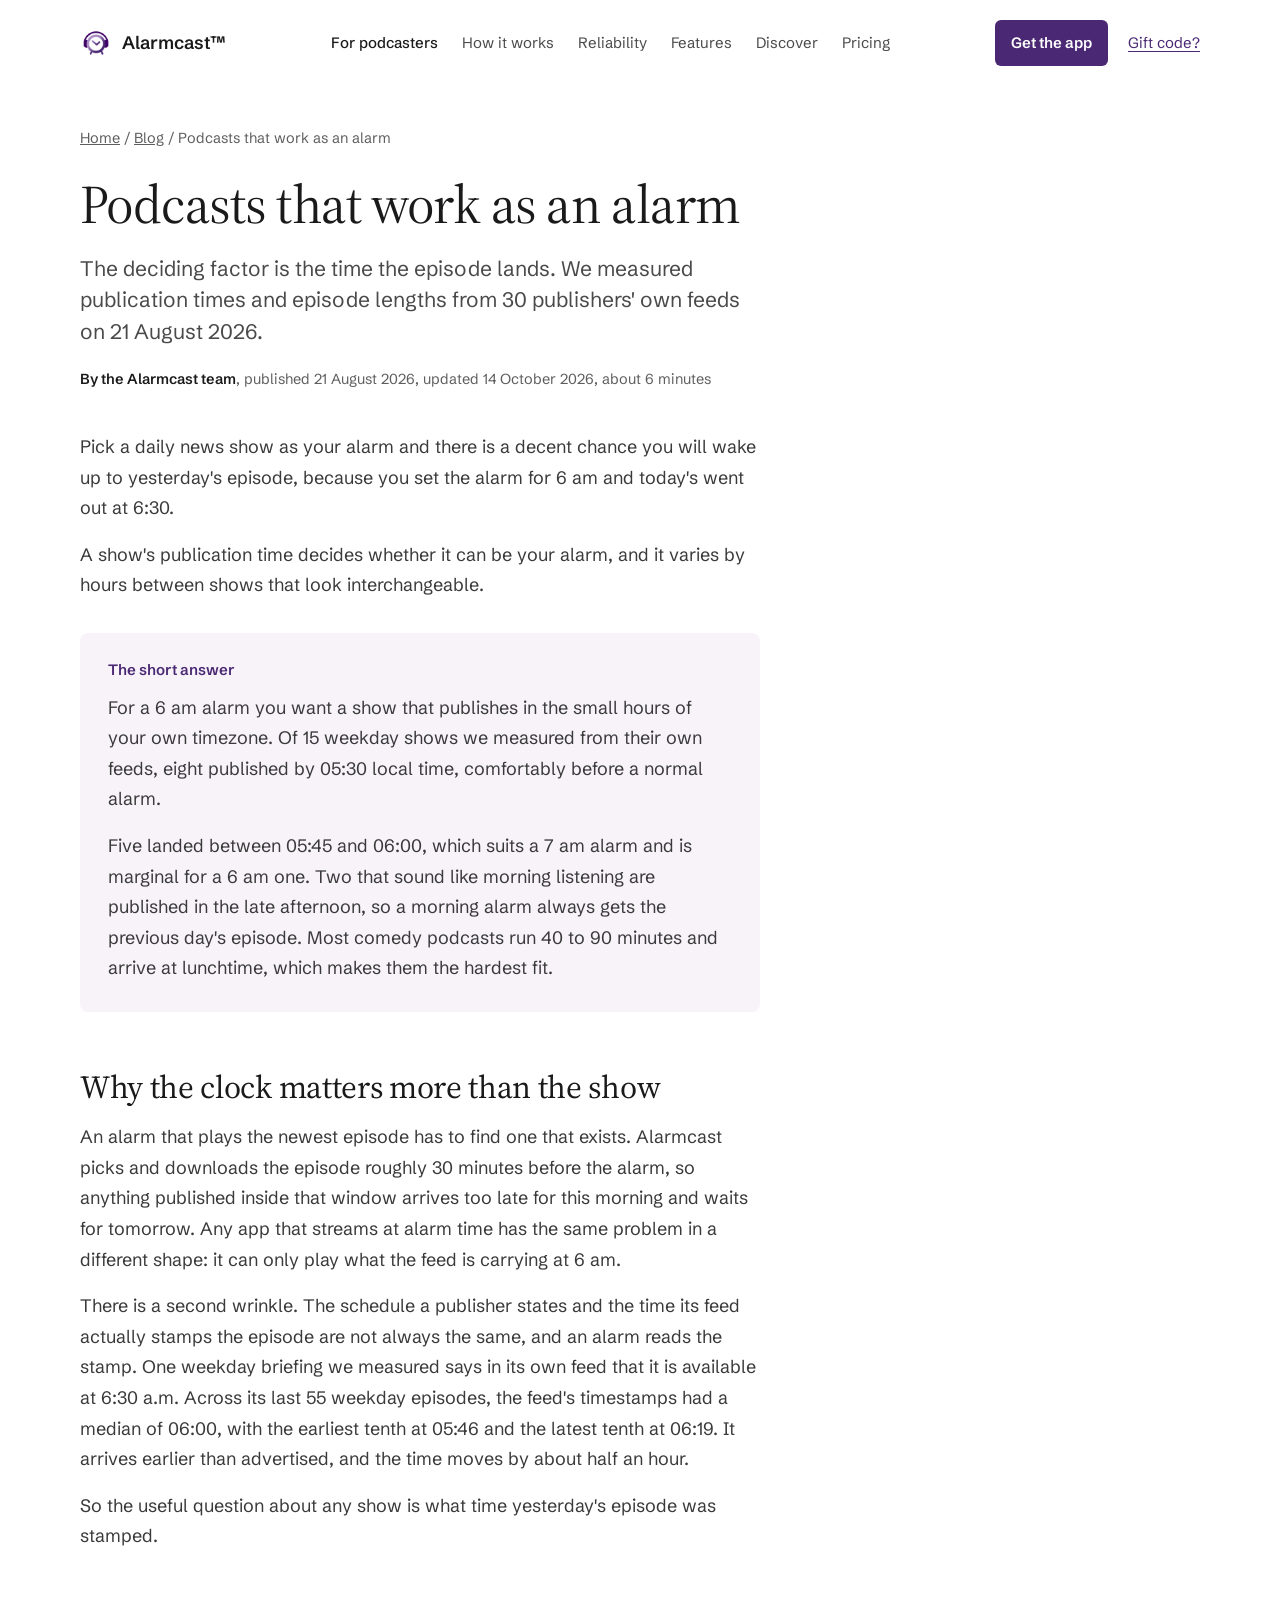
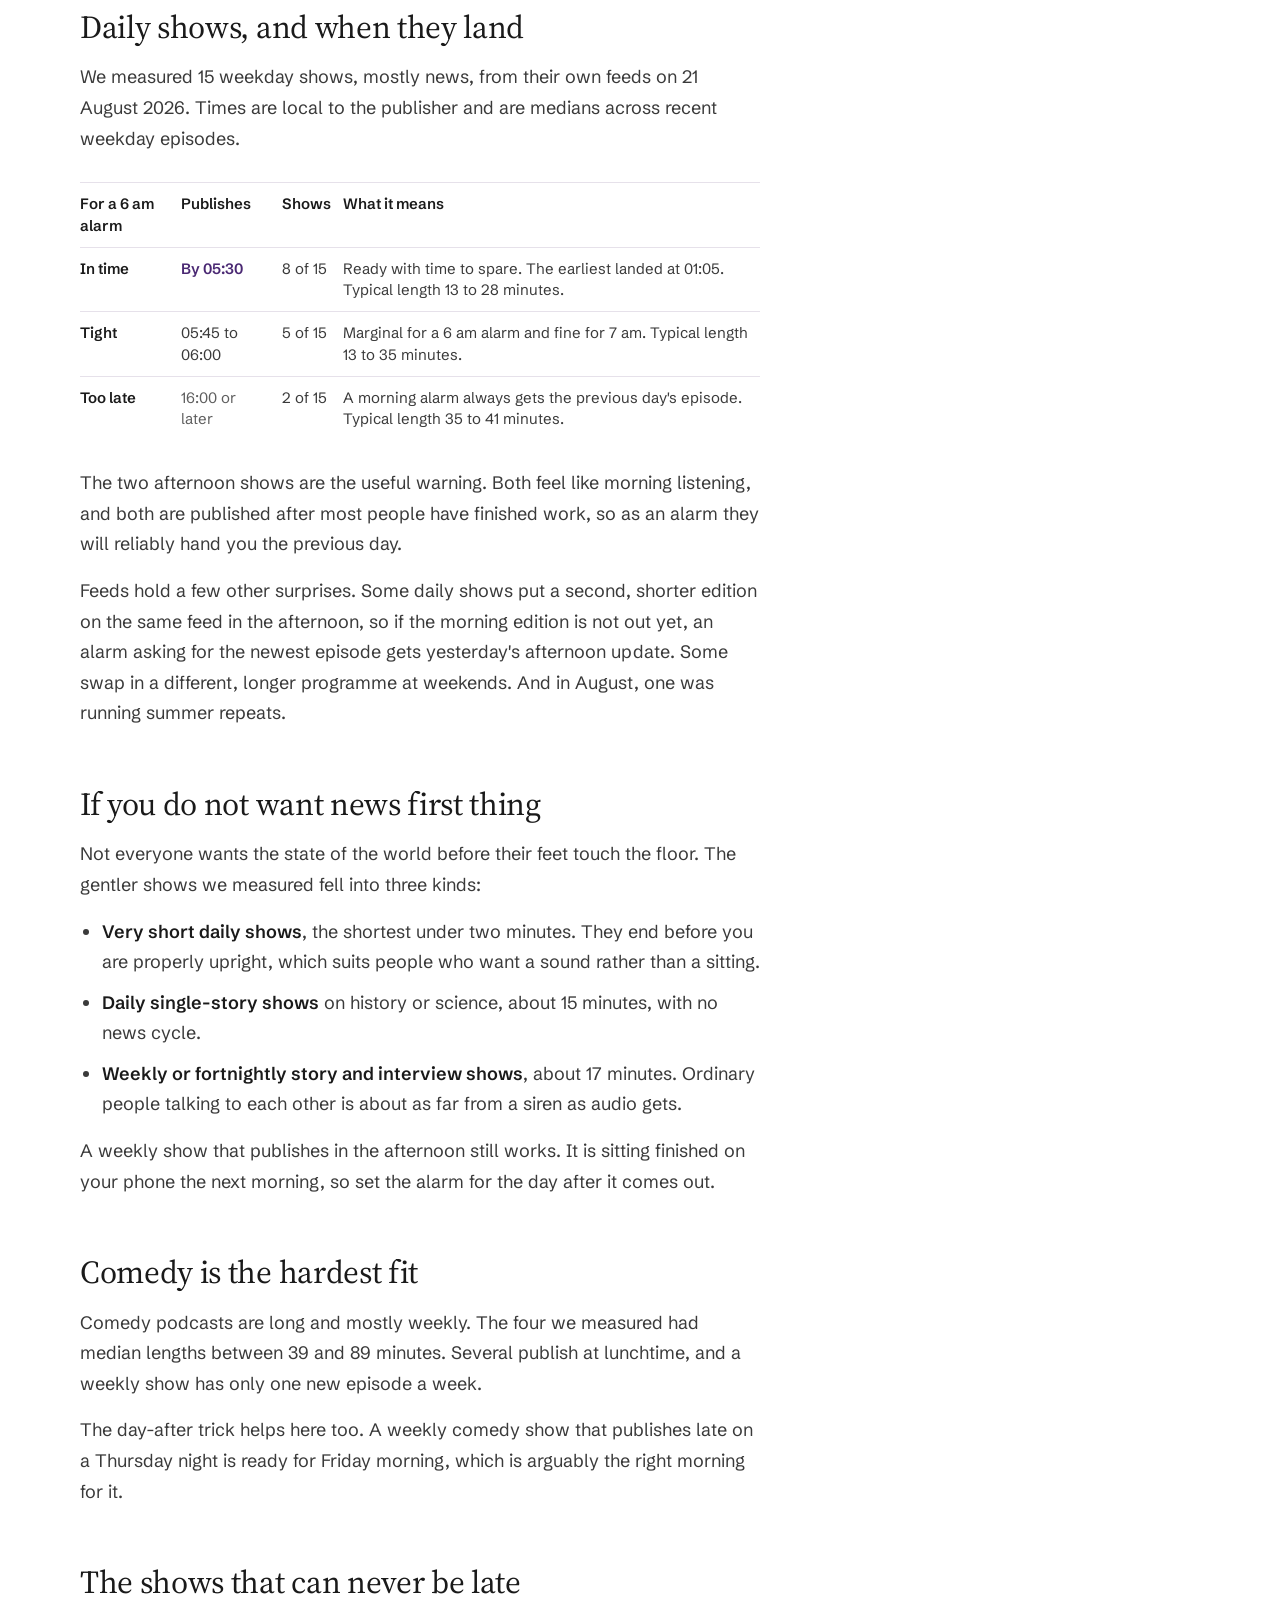
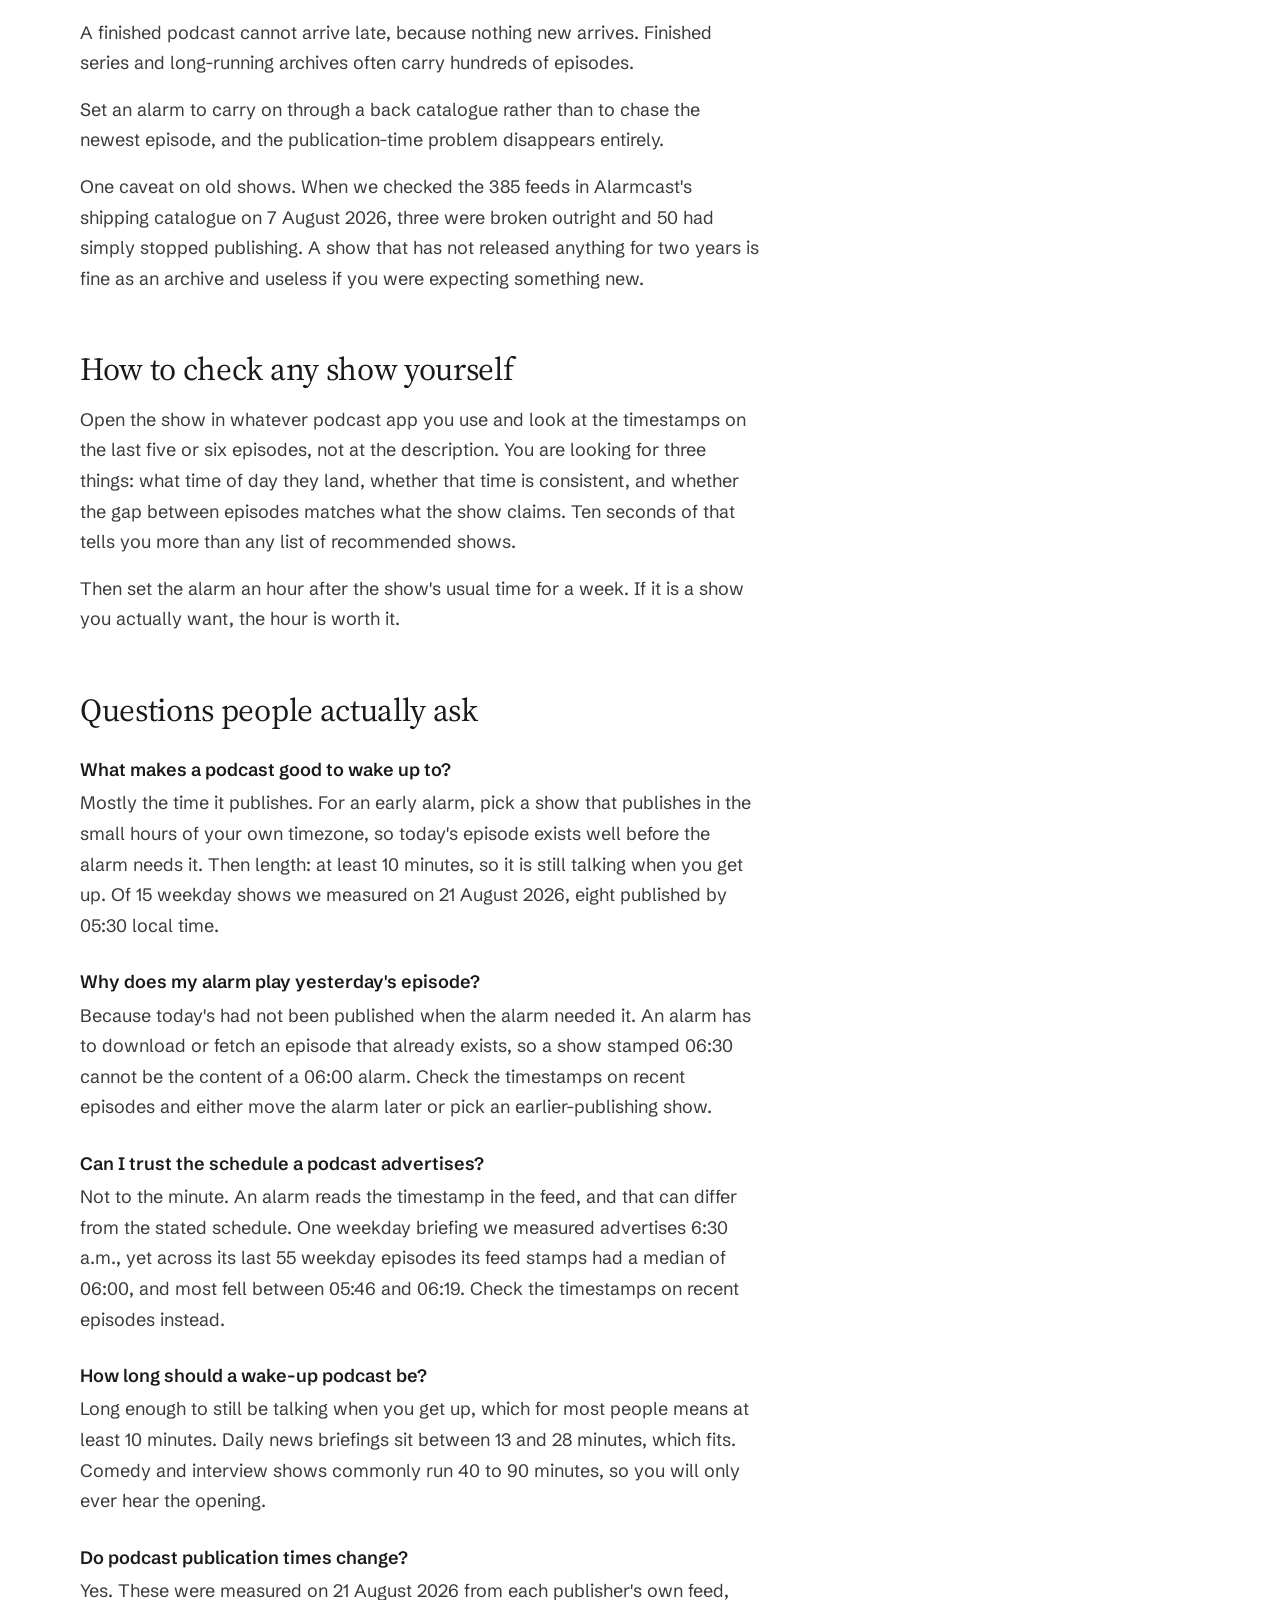
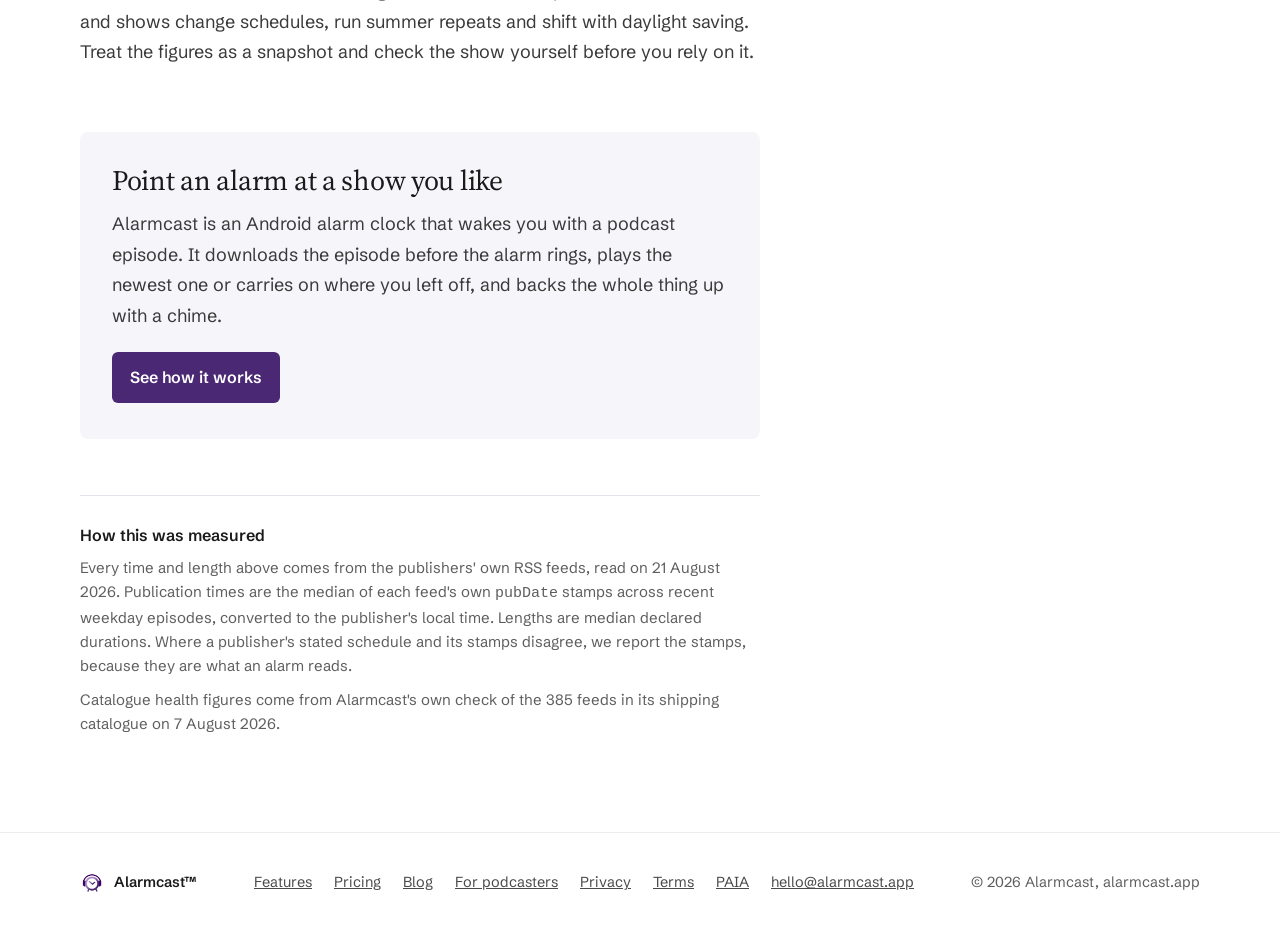
<file: blog/best-podcasts-to-wake-up-to/index.html>
<!doctype html>
<html lang="en">
<head>
<meta charset="UTF-8" />
<meta name="viewport" content="width=device-width, initial-scale=1.0" />
<title>Podcasts that work as an alarm, and when they actually publish</title>
<meta name="description" content="Whether a podcast works as an alarm depends mostly on what time the episode lands. Publication times and episode lengths measured from the publishers' own feeds, and how to check any show yourself in ten seconds." />
<meta name="theme-color" content="#FFFFFF" />
<link rel="canonical" href="https://alarmcast.app/blog/best-podcasts-to-wake-up-to/" />
<link rel="icon" type="image/png" sizes="512x512" href="/assets/favicon.png" />
<link rel="icon" sizes="any" href="/favicon.ico" />
<link rel="apple-touch-icon" href="/assets/apple-touch-icon.png" />
<meta property="og:type" content="article" />
<meta property="og:title" content="Podcasts that work as an alarm, and when they actually publish" />
<meta property="og:description" content="Publication times measured from the publishers' own feeds. Which kinds of show suit a 6 am alarm, which arrive too late, and how to check any show yourself." />
<meta property="og:url" content="https://alarmcast.app/blog/best-podcasts-to-wake-up-to/" />
<meta property="og:image" content="https://alarmcast.app/assets/og-image.png" />
<meta property="og:image:width" content="1200" />
<meta property="og:image:height" content="630" />
<meta property="og:image:alt" content="The Alarmcast app icon and name." />
<meta property="article:published_time" content="2026-08-21" />
<meta property="article:modified_time" content="2026-10-14" />
<meta name="twitter:card" content="summary_large_image" />
  <link rel="preload" href="/assets/fonts/source-serif-4-latin.woff2" as="font" type="font/woff2" crossorigin>
  <link rel="preload" href="/assets/fonts/schibsted-grotesk-latin.woff2" as="font" type="font/woff2" crossorigin>
  <link rel="stylesheet" href="/assets/site.css">
  <style>
.art h2{margin:56px 0 0;font-family:'Source Serif 4',Georgia,serif;font-weight:400;font-size:clamp(26px,2.8vw,32px);line-height:1.2;letter-spacing:-0.01em;color:#1A1A1A}
.art h3{margin:28px 0 0;font-size:18px;font-weight:600;line-height:1.4;color:#1A1A1A}
.art p{margin:16px 0 0}
.art ul{margin:16px 0 0;padding:0 0 0 22px}
.art li{margin:10px 0 0}
.art b{font-weight:600;color:#1A1A1A}
  </style>
</head>
<body>
<div style="background: #FFFFFF; color: #1A1A1A; font-family: 'Schibsted Grotesk', system-ui, sans-serif; font-size: 17px; line-height: 1.6">

<div style="max-width: 1120px; margin: 0 auto; padding: 20px 24px; display: flex; flex-wrap: wrap; gap: 12px 16px; align-items: center; justify-content: space-between">
<a href="/" style="display: flex; align-items: center; gap: 10px; color: #1A1A1A; text-decoration: none; min-height: 44px">
<img src="/assets/apple-touch-icon.png" alt="" style="width: 32px; height: 32px; border-radius: 8px; display: block">
<span style="font-size: 18px; font-weight: 600">Alarmcast™</span>
</a>
<div class="nav-links" style="flex-wrap: wrap; gap: 0 24px; font-size: 15px">
<a href="/podcasters/" style="color: #1A1A1A; text-decoration: none; padding: 10px 0; font-weight: 500">For podcasters</a>
<a href="/#how" style="color: #4A4A4A; text-decoration: none; padding: 10px 0">How it works</a>
<a href="/#reliable" style="color: #4A4A4A; text-decoration: none; padding: 10px 0">Reliability</a>
<a href="/#features" style="color: #4A4A4A; text-decoration: none; padding: 10px 0">Features</a>
<a href="/#discover" style="color: #4A4A4A; text-decoration: none; padding: 10px 0">Discover</a>
<a href="/#pricing" style="color: #4A4A4A; text-decoration: none; padding: 10px 0">Pricing</a>
</div>
<div style="display: flex; gap: 12px 20px; align-items: center">
<a href="https://play.google.com/store/apps/details?id=com.alarmcast.app&amp;referrer=utm_source%3Dalarmcast.app%26utm_campaign%3Dwebsite" style="background: #4A2873; color: #FFFFFF; text-decoration: none; font-size: 15px; font-weight: 600; padding: 11px 16px; border-radius: 6px">Get the app</a>
<a href="/gift/" class="nav-gift" style="font-size: 15px; text-underline-offset: 3px; padding: 10px 0">Gift code?</a>
<button type="button" class="nav-menu-btn" aria-label="Menu" aria-expanded="false" aria-controls="mobile-nav" style="width: 44px; height: 44px; align-items: center; justify-content: center; border: 1px solid #E2E0EA; background: #FFFFFF; border-radius: 6px; cursor: pointer; color: #1A1A1A; padding: 0">
<svg width="20" height="20" viewBox="0 0 24 24" aria-hidden="true"><path d="M4 7h16M4 12h16M4 17h16" fill="none" stroke="currentColor" stroke-width="2" stroke-linecap="round"></path></svg>
</button>
</div>
</div>
<div id="mobile-nav" class="nav-panel" hidden style="display: flex; flex-direction: column; padding: 4px 24px 16px; border-bottom: 1px solid #ECEBF0; font-size: 17px">
<a href="/podcasters/" style="color: #1A1A1A; text-decoration: none; padding: 12px 0; font-weight: 500">For podcasters</a>
<a href="/#how" style="color: #1A1A1A; text-decoration: none; padding: 12px 0">How it works</a>
<a href="/#reliable" style="color: #1A1A1A; text-decoration: none; padding: 12px 0">Reliability</a>
<a href="/#features" style="color: #1A1A1A; text-decoration: none; padding: 12px 0">Features</a>
<a href="/#discover" style="color: #1A1A1A; text-decoration: none; padding: 12px 0">Discover</a>
<a href="/#pricing" style="color: #1A1A1A; text-decoration: none; padding: 12px 0">Pricing</a>
<a href="/gift/" style="text-underline-offset: 3px; padding: 12px 0">Gift code?</a>
</div>

<div style="max-width: 1120px; margin: 0 auto; padding: 40px 24px 96px">
<div class="art" style="max-width: 680px; font-size: 18px; line-height: 1.7; color: #3A3A3A">
<p style="margin: 0; font-size: 14.5px; color: #5E5E5E"><a href="/" style="color: #5E5E5E">Home</a> / <a href="/blog/" style="color: #5E5E5E">Blog</a> / Podcasts that work as an alarm</p>
<h1 style="margin: 24px 0 0; font-family: 'Source Serif 4', Georgia, serif; font-weight: 400; font-size: clamp(36px, 4.6vw, 54px); line-height: 1.08; letter-spacing: -0.01em; color: #1A1A1A">Podcasts that work as an alarm</h1>
<p style="margin: 20px 0 0; font-size: 21px; line-height: 1.5; color: #4A4A4A">The deciding factor is the time the episode lands. We measured publication times and episode lengths from 30 publishers' own feeds on 21 August 2026.</p>
<p style="margin: 20px 0 0; font-size: 14.5px; color: #5E5E5E"><b style="color: #1A1A1A">By the Alarmcast team</b>, published 21 August 2026, updated 14 October 2026, about 6 minutes</p>

<p style="margin-top: 40px">Pick a daily news show as your alarm and there is a decent chance you will wake up to yesterday's episode, because you set the alarm for 6 am and today's went out at 6:30.</p>
<p>A show's publication time decides whether it can be your alarm, and it varies by hours between shows that look interchangeable.</p>

<div style="margin-top: 32px; background: #F7F3F9; border-radius: 8px; padding: 24px 28px 28px">
<p style="margin: 0; font-size: 15px; font-weight: 600; color: #4A2873">The short answer</p>
<p style="margin: 10px 0 0">For a 6 am alarm you want a show that publishes in the small hours of your own timezone. Of 15 weekday shows we measured from their own feeds, eight published by 05:30 local time, comfortably before a normal alarm.</p>
<p>Five landed between 05:45 and 06:00, which suits a 7 am alarm and is marginal for a 6 am one. Two that sound like morning listening are published in the late afternoon, so a morning alarm always gets the previous day's episode. Most comedy podcasts run 40 to 90 minutes and arrive at lunchtime, which makes them the hardest fit.</p>
</div>

<h2>Why the clock matters more than the show</h2>
<p>An alarm that plays the newest episode has to find one that exists. Alarmcast picks and downloads the episode roughly 30 minutes before the alarm, so anything published inside that window arrives too late for this morning and waits for tomorrow. Any app that streams at alarm time has the same problem in a different shape: it can only play what the feed is carrying at 6 am.</p>
<p>There is a second wrinkle. The schedule a publisher states and the time its feed actually stamps the episode are not always the same, and an alarm reads the stamp. One weekday briefing we measured says in its own feed that it is available at 6:30 a.m. Across its last 55 weekday episodes, the feed's timestamps had a median of 06:00, with the earliest tenth at 05:46 and the latest tenth at 06:19. It arrives earlier than advertised, and the time moves by about half an hour.</p>
<p>So the useful question about any show is what time yesterday's episode was stamped.</p>

<h2>Daily shows, and when they land</h2>
<p>We measured 15 weekday shows, mostly news, from their own feeds on 21 August 2026. Times are local to the publisher and are medians across recent weekday episodes.</p>
<div style="margin-top: 28px; overflow-x: auto">
<table style="width: 100%; min-width: 560px; border-collapse: collapse; font-size: 15px; line-height: 1.45">
<thead>
<tr><th style="padding: 10px 12px 10px 0; text-align: left; vertical-align: top; border-top: 1px solid #E6E1EA; font-weight: 600; color: #1A1A1A">For a 6 am alarm</th><th style="padding: 10px 12px 10px 0; text-align: left; vertical-align: top; border-top: 1px solid #E6E1EA; font-weight: 600; color: #1A1A1A">Publishes</th><th style="padding: 10px 12px 10px 0; text-align: left; vertical-align: top; border-top: 1px solid #E6E1EA; font-weight: 600; color: #1A1A1A">Shows</th><th style="padding: 10px 12px 10px 0; text-align: left; vertical-align: top; border-top: 1px solid #E6E1EA; font-weight: 600; color: #1A1A1A">What it means</th></tr>
</thead>
<tbody>
<tr>
<th style="padding: 10px 12px 10px 0; text-align: left; vertical-align: top; border-top: 1px solid #E6E1EA; font-weight: 600; color: #1A1A1A">In time</th>
<td style="padding: 10px 12px 10px 0; text-align: left; vertical-align: top; border-top: 1px solid #E6E1EA; color: #4A2873; font-weight: 600">By 05:30</td>
<td style="padding: 10px 12px 10px 0; text-align: left; vertical-align: top; border-top: 1px solid #E6E1EA">8 of 15</td>
<td style="padding: 10px 12px 10px 0; text-align: left; vertical-align: top; border-top: 1px solid #E6E1EA">Ready with time to spare. The earliest landed at 01:05. Typical length 13 to 28 minutes.</td>
</tr>
<tr>
<th style="padding: 10px 12px 10px 0; text-align: left; vertical-align: top; border-top: 1px solid #E6E1EA; font-weight: 600; color: #1A1A1A">Tight</th>
<td style="padding: 10px 12px 10px 0; text-align: left; vertical-align: top; border-top: 1px solid #E6E1EA">05:45 to 06:00</td>
<td style="padding: 10px 12px 10px 0; text-align: left; vertical-align: top; border-top: 1px solid #E6E1EA">5 of 15</td>
<td style="padding: 10px 12px 10px 0; text-align: left; vertical-align: top; border-top: 1px solid #E6E1EA">Marginal for a 6 am alarm and fine for 7 am. Typical length 13 to 35 minutes.</td>
</tr>
<tr>
<th style="padding: 10px 12px 10px 0; text-align: left; vertical-align: top; border-top: 1px solid #E6E1EA; font-weight: 600; color: #1A1A1A">Too late</th>
<td style="padding: 10px 12px 10px 0; text-align: left; vertical-align: top; border-top: 1px solid #E6E1EA; color: #5E5E5E">16:00 or later</td>
<td style="padding: 10px 12px 10px 0; text-align: left; vertical-align: top; border-top: 1px solid #E6E1EA">2 of 15</td>
<td style="padding: 10px 12px 10px 0; text-align: left; vertical-align: top; border-top: 1px solid #E6E1EA">A morning alarm always gets the previous day's episode. Typical length 35 to 41 minutes.</td>
</tr>
</tbody>
</table>
</div>
<p style="margin-top: 28px">The two afternoon shows are the useful warning. Both feel like morning listening, and both are published after most people have finished work, so as an alarm they will reliably hand you the previous day.</p>
<p>Feeds hold a few other surprises. Some daily shows put a second, shorter edition on the same feed in the afternoon, so if the morning edition is not out yet, an alarm asking for the newest episode gets yesterday's afternoon update. Some swap in a different, longer programme at weekends. And in August, one was running summer repeats.</p>

<h2>If you do not want news first thing</h2>
<p>Not everyone wants the state of the world before their feet touch the floor. The gentler shows we measured fell into three kinds:</p>
<ul>
<li><b>Very short daily shows</b>, the shortest under two minutes. They end before you are properly upright, which suits people who want a sound rather than a sitting.</li>
<li><b>Daily single-story shows</b> on history or science, about 15 minutes, with no news cycle.</li>
<li><b>Weekly or fortnightly story and interview shows</b>, about 17 minutes. Ordinary people talking to each other is about as far from a siren as audio gets.</li>
</ul>
<p>A weekly show that publishes in the afternoon still works. It is sitting finished on your phone the next morning, so set the alarm for the day after it comes out.</p>

<h2>Comedy is the hardest fit</h2>
<p>Comedy podcasts are long and mostly weekly. The four we measured had median lengths between 39 and 89 minutes. Several publish at lunchtime, and a weekly show has only one new episode a week.</p>
<p>The day-after trick helps here too. A weekly comedy show that publishes late on a Thursday night is ready for Friday morning, which is arguably the right morning for it.</p>

<h2>The shows that can never be late</h2>
<p>A finished podcast cannot arrive late, because nothing new arrives. Finished series and long-running archives often carry hundreds of episodes.</p>
<p>Set an alarm to carry on through a back catalogue rather than to chase the newest episode, and the publication-time problem disappears entirely.</p>
<p>One caveat on old shows. When we checked the 385 feeds in Alarmcast's shipping catalogue on 7 August 2026, three were broken outright and 50 had simply stopped publishing. A show that has not released anything for two years is fine as an archive and useless if you were expecting something new.</p>

<h2>How to check any show yourself</h2>
<p>Open the show in whatever podcast app you use and look at the timestamps on the last five or six episodes, not at the description. You are looking for three things: what time of day they land, whether that time is consistent, and whether the gap between episodes matches what the show claims. Ten seconds of that tells you more than any list of recommended shows.</p>
<p>Then set the alarm an hour after the show's usual time for a week. If it is a show you actually want, the hour is worth it.</p>

<h2>Questions people actually ask</h2>
<h3>What makes a podcast good to wake up to?</h3>
<p style="margin-top: 6px">Mostly the time it publishes. For an early alarm, pick a show that publishes in the small hours of your own timezone, so today's episode exists well before the alarm needs it. Then length: at least 10 minutes, so it is still talking when you get up. Of 15 weekday shows we measured on 21 August 2026, eight published by 05:30 local time.</p>
<h3>Why does my alarm play yesterday's episode?</h3>
<p style="margin-top: 6px">Because today's had not been published when the alarm needed it. An alarm has to download or fetch an episode that already exists, so a show stamped 06:30 cannot be the content of a 06:00 alarm. Check the timestamps on recent episodes and either move the alarm later or pick an earlier-publishing show.</p>
<h3>Can I trust the schedule a podcast advertises?</h3>
<p style="margin-top: 6px">Not to the minute. An alarm reads the timestamp in the feed, and that can differ from the stated schedule. One weekday briefing we measured advertises 6:30 a.m., yet across its last 55 weekday episodes its feed stamps had a median of 06:00, and most fell between 05:46 and 06:19. Check the timestamps on recent episodes instead.</p>
<h3>How long should a wake-up podcast be?</h3>
<p style="margin-top: 6px">Long enough to still be talking when you get up, which for most people means at least 10 minutes. Daily news briefings sit between 13 and 28 minutes, which fits. Comedy and interview shows commonly run 40 to 90 minutes, so you will only ever hear the opening.</p>
<h3>Do podcast publication times change?</h3>
<p style="margin-top: 6px">Yes. These were measured on 21 August 2026 from each publisher's own feed, and shows change schedules, run summer repeats and shift with daylight saving. Treat the figures as a snapshot and check the show yourself before you rely on it.</p>

<div style="margin-top: 64px; background: #F6F5F9; border-radius: 8px; padding: 32px 32px 36px">
<h2 style="margin: 0; font-size: 28px; line-height: 1.2">Point an alarm at a show you like</h2>
<p style="margin: 12px 0 0">Alarmcast is an Android alarm clock that wakes you with a podcast episode. It downloads the episode before the alarm rings, plays the newest one or carries on where you left off, and backs the whole thing up with a chime.</p>
<div style="margin-top: 20px; display: flex; flex-wrap: wrap; gap: 12px 24px; align-items: center">
<a href="/#how" style="display: inline-block; background: #4A2873; color: #FFFFFF; text-decoration: none; font-size: 16px; font-weight: 600; padding: 12px 18px; border-radius: 6px">See how it works</a>
</div>
</div>

<div style="margin-top: 56px; padding-top: 28px; border-top: 1px solid #E6E1EA; font-size: 15px; line-height: 1.6; color: #5E5E5E">
<h2 style="margin: 0; font-family: 'Schibsted Grotesk', system-ui, sans-serif; font-size: 16px; font-weight: 600; line-height: 1.4; letter-spacing: 0">How this was measured</h2>
<p style="margin: 10px 0 0">Every time and length above comes from the publishers' own RSS feeds, read on 21 August 2026. Publication times are the median of each feed's own <code>pubDate</code> stamps across recent weekday episodes, converted to the publisher's local time. Lengths are median declared durations. Where a publisher's stated schedule and its stamps disagree, we report the stamps, because they are what an alarm reads.</p>
<p style="margin: 10px 0 0">Catalogue health figures come from Alarmcast's own check of the 385 feeds in its shipping catalogue on 7 August 2026.</p>
</div>
</div>
</div>

<div style="border-top: 1px solid #ECEBF0">
<div style="max-width: 1120px; margin: 0 auto; padding: 28px 24px 48px; display: flex; flex-wrap: wrap; gap: 16px 40px; align-items: center; justify-content: space-between; font-size: 14.5px; color: #5E5E5E">
<div style="display: flex; align-items: center; gap: 10px; color: #1A1A1A">
<img src="/assets/apple-touch-icon.png" alt="" style="width: 24px; height: 24px; border-radius: 6px; display: block">
<span style="font-weight: 600">Alarmcast™</span>
</div>
<div style="display: flex; flex-wrap: wrap; gap: 0 22px">
<a href="/#features" style="color: #4A4A4A; padding: 10px 0">Features</a>
<a href="/#pricing" style="color: #4A4A4A; padding: 10px 0">Pricing</a>
<a href="/blog/" style="color: #4A4A4A; padding: 10px 0">Blog</a>
<a href="/podcasters/" style="color: #4A4A4A; padding: 10px 0">For podcasters</a>
<a href="/privacy/" style="color: #4A4A4A; padding: 10px 0">Privacy</a>
<a href="/terms/" style="color: #4A4A4A; padding: 10px 0">Terms</a>
<a href="/paia/" style="color: #4A4A4A; padding: 10px 0">PAIA</a>
<a href="mailto:hello@alarmcast.app" style="color: #4A4A4A; padding: 10px 0">hello@alarmcast.app</a>
</div>
<span>© 2026 Alarmcast, alarmcast.app</span>
</div>
</div>

</div>
<script>
(function () {
  var btn = document.querySelector('.nav-menu-btn');
  var panel = document.getElementById('mobile-nav');
  if (!btn || !panel) return;
  btn.addEventListener('click', function () {
    var opening = panel.hasAttribute('hidden');
    if (opening) panel.removeAttribute('hidden'); else panel.setAttribute('hidden', '');
    btn.setAttribute('aria-expanded', opening ? 'true' : 'false');
  });
  panel.addEventListener('click', function (e) {
    if (e.target.closest('a')) { panel.setAttribute('hidden', ''); btn.setAttribute('aria-expanded', 'false'); }
  });
})();
</script>
<script type="application/ld+json">
{
  "@context": "https://schema.org",
  "@graph": [
    {
      "@type": "BlogPosting",
      "headline": "Podcasts that work as an alarm, and when they actually publish",
      "description": "Publication times measured from the publishers' own feeds. Which kinds of show suit a 6 am alarm, which arrive too late, and how to check any show yourself.",
      "datePublished": "2026-08-21",
      "dateModified": "2026-10-14",
      "author": { "@type": "Organization", "name": "Alarmcast", "url": "https://alarmcast.app" },
      "publisher": { "@type": "Organization", "name": "Alarmcast", "url": "https://alarmcast.app" },
      "mainEntityOfPage": "https://alarmcast.app/blog/best-podcasts-to-wake-up-to/",
      "inLanguage": "en"
    },
    {
      "@type": "BreadcrumbList",
      "itemListElement": [
        { "@type": "ListItem", "position": 1, "name": "Home", "item": "https://alarmcast.app/" },
        { "@type": "ListItem", "position": 2, "name": "Blog", "item": "https://alarmcast.app/blog/" },
        { "@type": "ListItem", "position": 3, "name": "Podcasts that work as an alarm" }
      ]
    },
    {
      "@type": "FAQPage",
      "mainEntity": [
        { "@type": "Question", "name": "What makes a podcast good to wake up to?",
          "acceptedAnswer": { "@type": "Answer", "text": "Mostly the time it publishes. For an early alarm, pick a show that publishes in the small hours of your own timezone, so today's episode exists well before the alarm needs it. Then length: at least 10 minutes, so it is still talking when you get up. Of 15 weekday shows we measured on 21 August 2026, eight published by 05:30 local time." } },
        { "@type": "Question", "name": "Why does my alarm play yesterday's episode?",
          "acceptedAnswer": { "@type": "Answer", "text": "Because today's had not been published when the alarm needed it. An alarm has to download or fetch an episode that already exists, so a show stamped 06:30 cannot be the content of a 06:00 alarm. Check the timestamps on recent episodes and either move the alarm later or pick an earlier-publishing show." } },
        { "@type": "Question", "name": "Can I trust the schedule a podcast advertises?",
          "acceptedAnswer": { "@type": "Answer", "text": "Not to the minute. An alarm reads the timestamp in the feed, and that can differ from the stated schedule. One weekday briefing we measured advertises 6:30 a.m., yet across its last 55 weekday episodes its feed stamps had a median of 06:00, and most fell between 05:46 and 06:19. Check the timestamps on recent episodes instead." } },
        { "@type": "Question", "name": "How long should a wake-up podcast be?",
          "acceptedAnswer": { "@type": "Answer", "text": "Long enough to still be talking when you get up, which for most people means at least 10 minutes. Daily news briefings sit between 13 and 28 minutes, which fits. Comedy and interview shows commonly run 40 to 90 minutes, so you will only ever hear the opening." } },
        { "@type": "Question", "name": "Do podcast publication times change?",
          "acceptedAnswer": { "@type": "Answer", "text": "Yes. These were measured on 21 August 2026 from each publisher's own feed, and shows change schedules, run summer repeats and shift with daylight saving. Treat the figures as a snapshot and check the show yourself before you rely on it." } }
      ]
    }
  ]
}
</script>
</body>
</html>
</file>
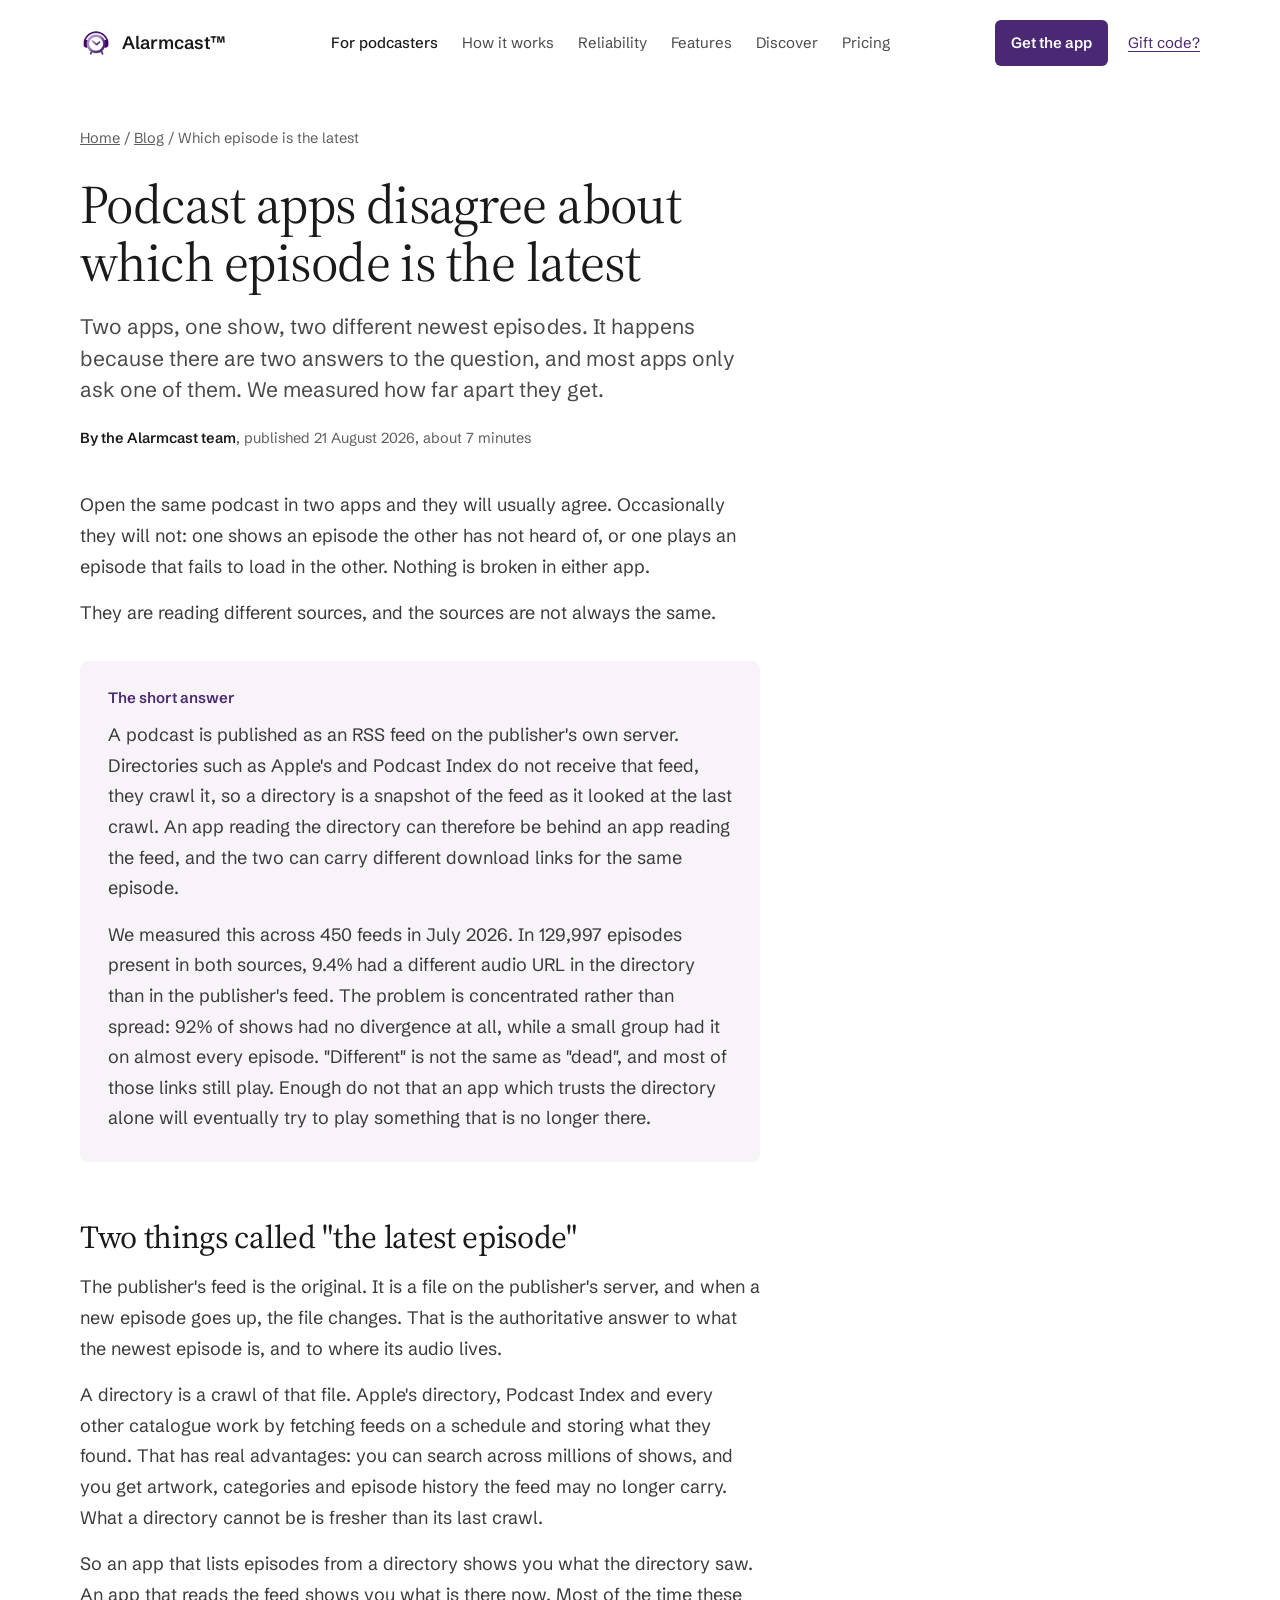
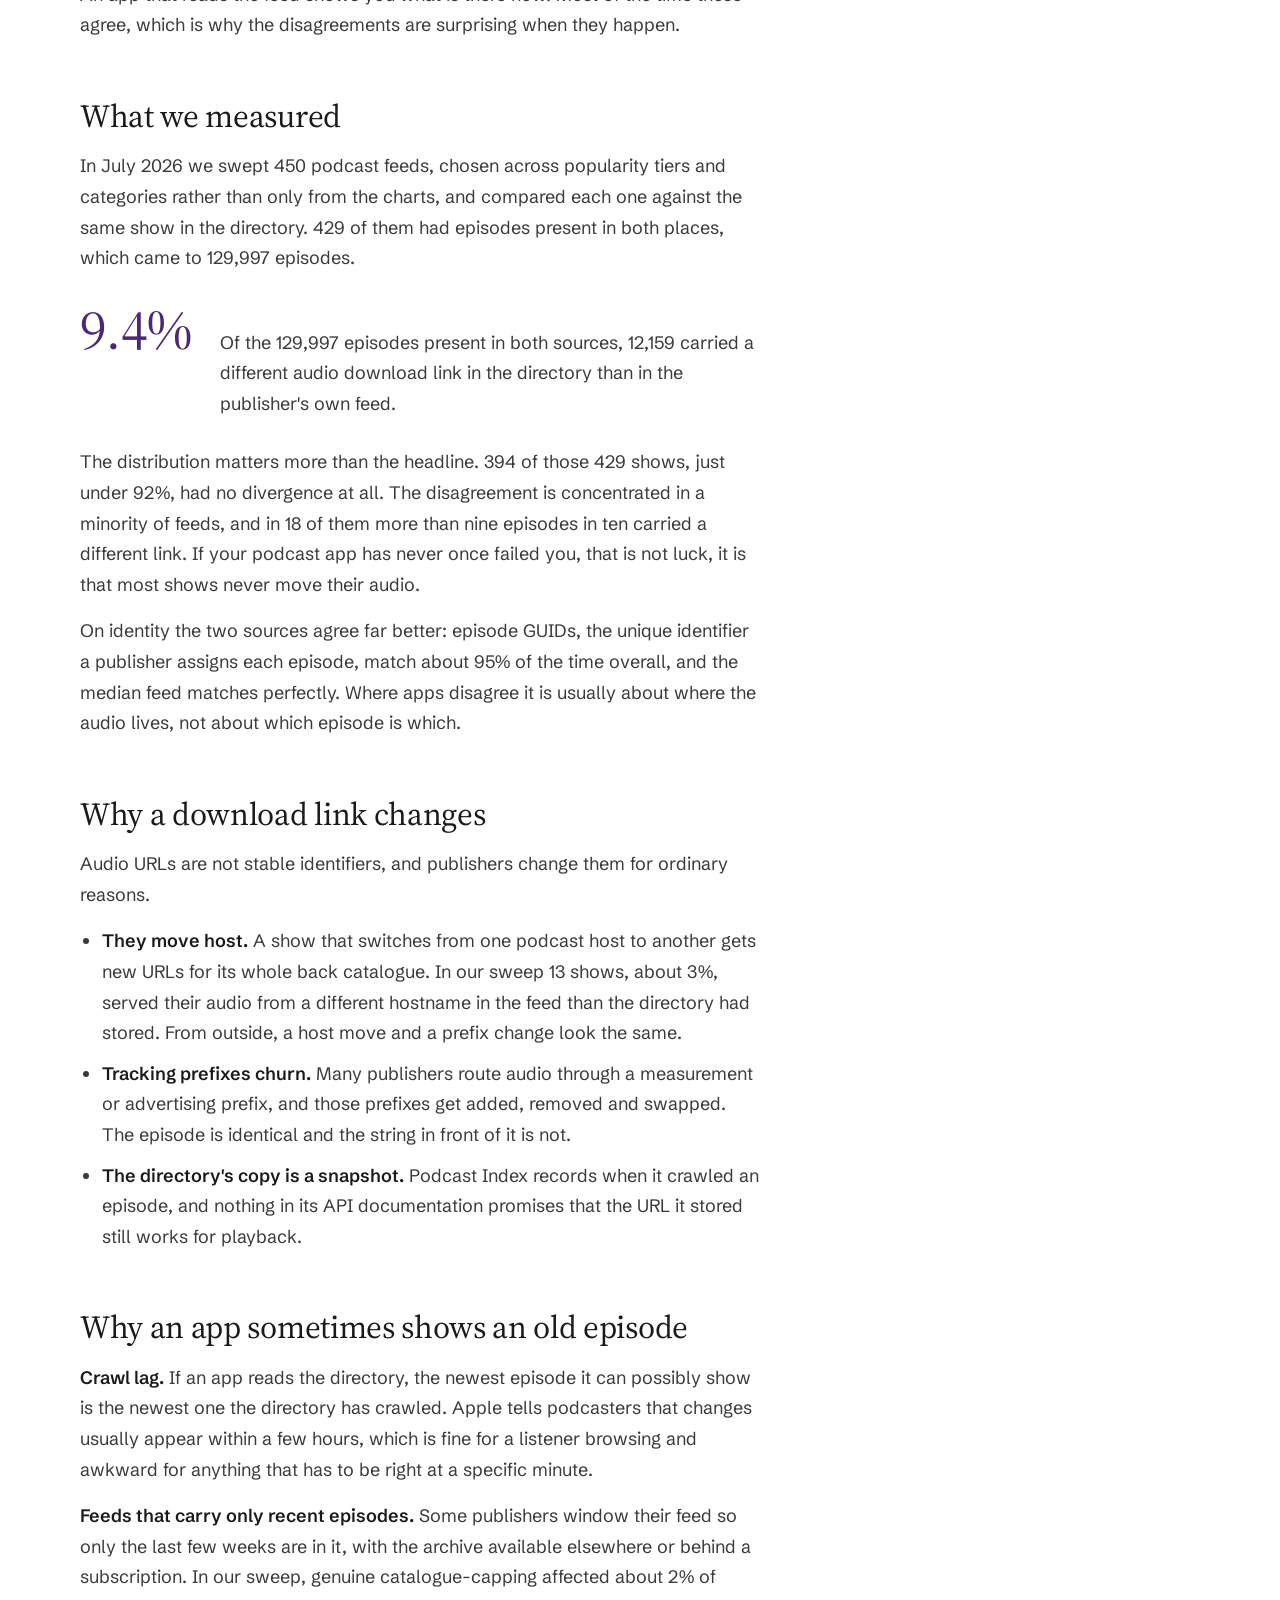
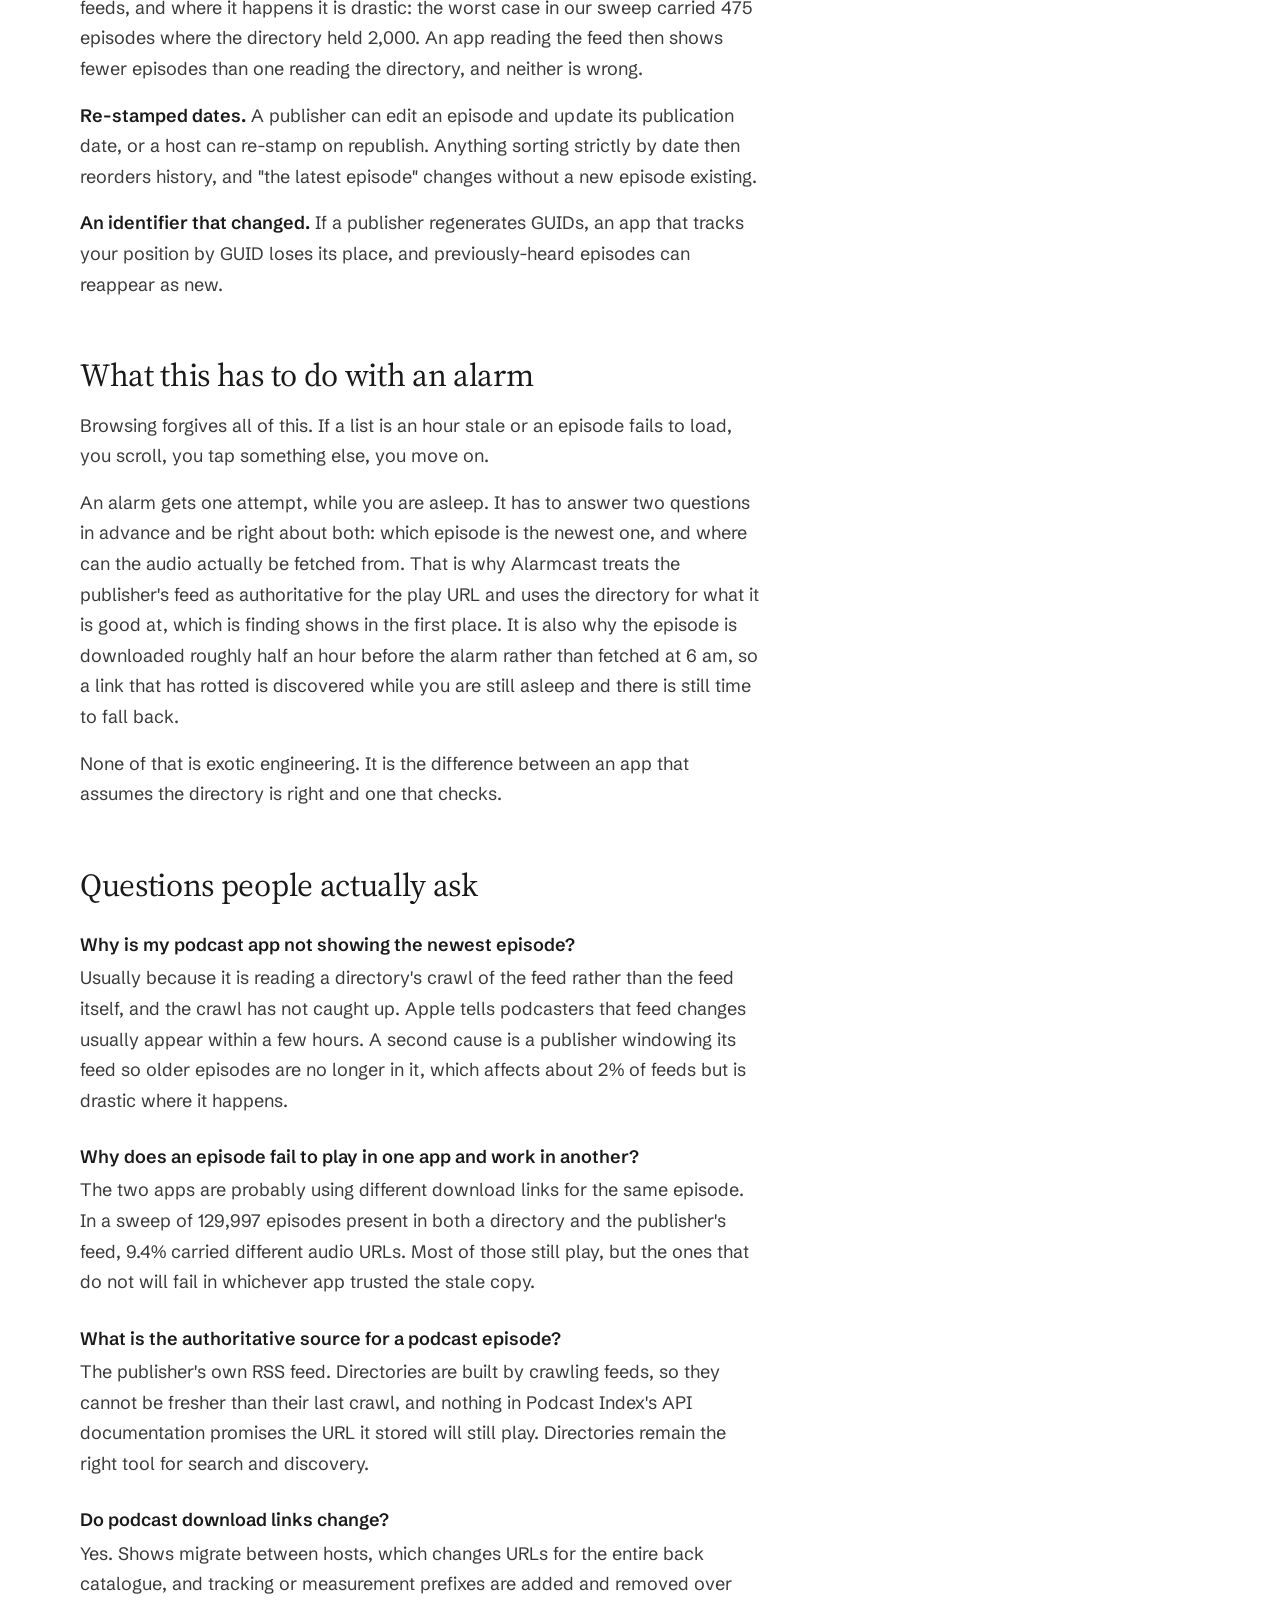
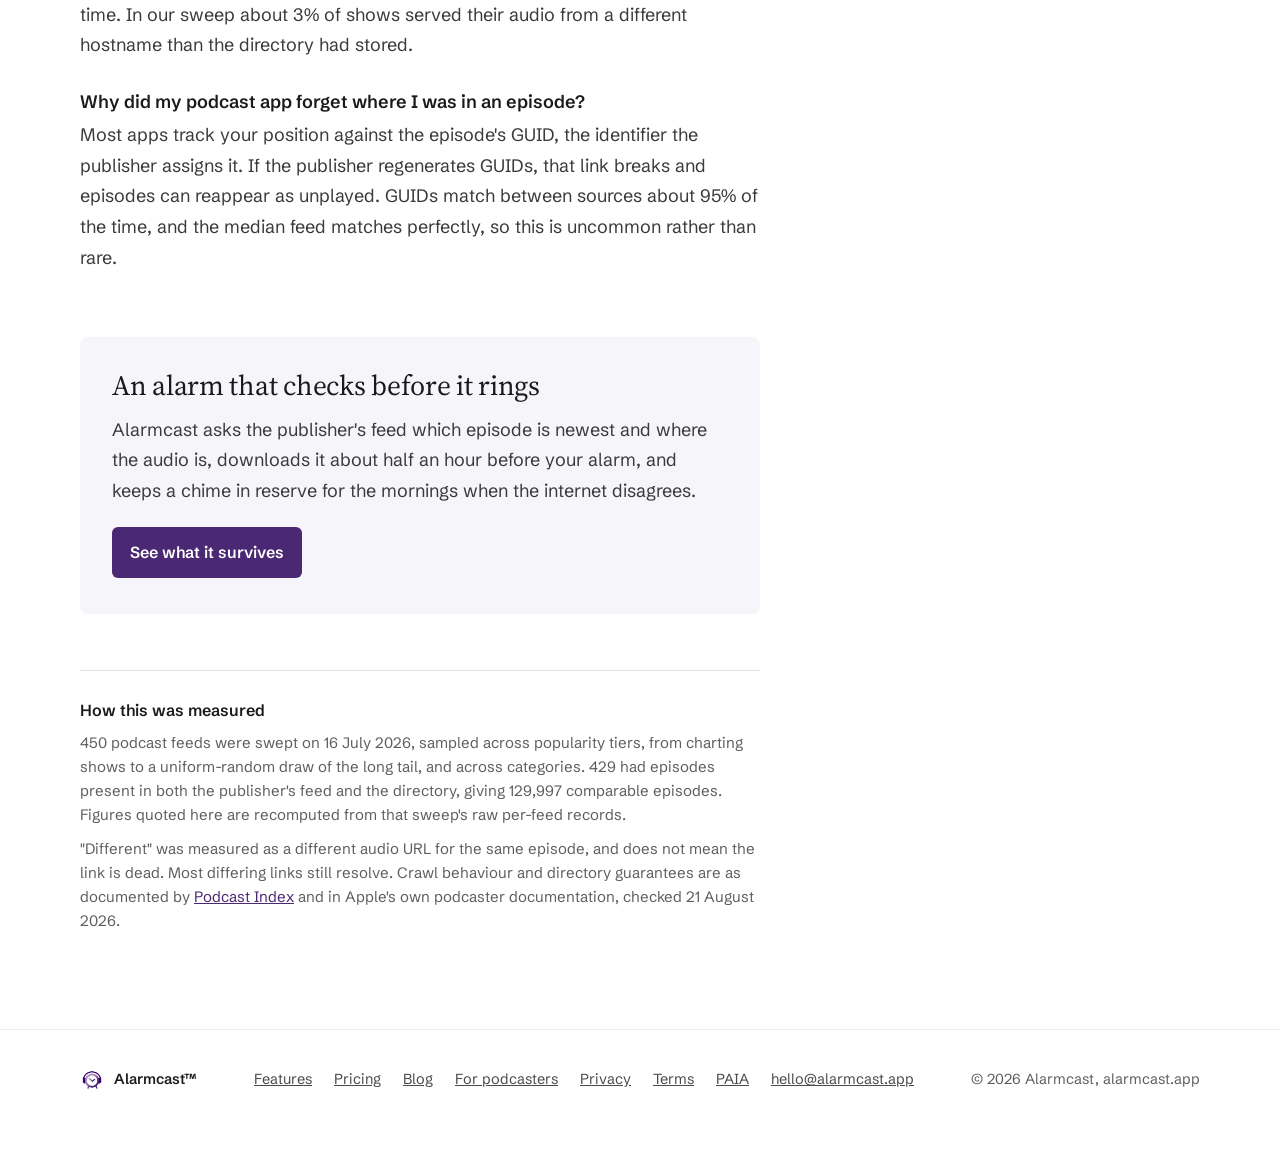
<file: blog/how-podcast-feeds-work/index.html>
<!doctype html>
<html lang="en">
<head>
<meta charset="UTF-8" />
<meta name="viewport" content="width=device-width, initial-scale=1.0" />
<title>Podcast apps disagree about which episode is the latest</title>
<meta name="description" content="Two podcast apps can show two different newest episodes of the same show, and one can fail to play an episode the other plays fine. We measured 129,997 episodes across 450 feeds to find out how often the directory and the publisher's feed disagree." />
<meta name="theme-color" content="#FFFFFF" />
<link rel="canonical" href="https://alarmcast.app/blog/how-podcast-feeds-work/" />
<link rel="icon" type="image/png" sizes="512x512" href="/assets/favicon.png" />
<link rel="icon" sizes="any" href="/favicon.ico" />
<link rel="apple-touch-icon" href="/assets/apple-touch-icon.png" />
<meta property="og:type" content="article" />
<meta property="og:title" content="Podcast apps disagree about which episode is the latest" />
<meta property="og:description" content="We measured 129,997 episodes across 450 feeds to see how often a directory and a publisher's feed disagree." />
<meta property="og:url" content="https://alarmcast.app/blog/how-podcast-feeds-work/" />
<meta property="og:image" content="https://alarmcast.app/assets/og-image.png" />
<meta property="og:image:width" content="1200" />
<meta property="og:image:height" content="630" />
<meta property="og:image:alt" content="The Alarmcast app icon and name." />
<meta property="article:published_time" content="2026-08-21" />
<meta property="article:modified_time" content="2026-08-21" />
<meta name="twitter:card" content="summary_large_image" />
  <link rel="preload" href="/assets/fonts/source-serif-4-latin.woff2" as="font" type="font/woff2" crossorigin>
  <link rel="preload" href="/assets/fonts/schibsted-grotesk-latin.woff2" as="font" type="font/woff2" crossorigin>
  <link rel="stylesheet" href="/assets/site.css">
  <style>
.art h2{margin:56px 0 0;font-family:'Source Serif 4',Georgia,serif;font-weight:400;font-size:clamp(26px,2.8vw,32px);line-height:1.2;letter-spacing:-0.01em;color:#1A1A1A}
.art h3{margin:28px 0 0;font-size:18px;font-weight:600;line-height:1.4;color:#1A1A1A}
.art p{margin:16px 0 0}
.art ul{margin:16px 0 0;padding:0 0 0 22px}
.art li{margin:10px 0 0}
.art b{font-weight:600;color:#1A1A1A}
  </style>
</head>
<body>
<div style="background: #FFFFFF; color: #1A1A1A; font-family: 'Schibsted Grotesk', system-ui, sans-serif; font-size: 17px; line-height: 1.6">

<div style="max-width: 1120px; margin: 0 auto; padding: 20px 24px; display: flex; flex-wrap: wrap; gap: 12px 16px; align-items: center; justify-content: space-between">
<a href="/" style="display: flex; align-items: center; gap: 10px; color: #1A1A1A; text-decoration: none; min-height: 44px">
<img src="/assets/apple-touch-icon.png" alt="" style="width: 32px; height: 32px; border-radius: 8px; display: block">
<span style="font-size: 18px; font-weight: 600">Alarmcast™</span>
</a>
<div class="nav-links" style="flex-wrap: wrap; gap: 0 24px; font-size: 15px">
<a href="/podcasters/" style="color: #1A1A1A; text-decoration: none; padding: 10px 0; font-weight: 500">For podcasters</a>
<a href="/#how" style="color: #4A4A4A; text-decoration: none; padding: 10px 0">How it works</a>
<a href="/#reliable" style="color: #4A4A4A; text-decoration: none; padding: 10px 0">Reliability</a>
<a href="/#features" style="color: #4A4A4A; text-decoration: none; padding: 10px 0">Features</a>
<a href="/#discover" style="color: #4A4A4A; text-decoration: none; padding: 10px 0">Discover</a>
<a href="/#pricing" style="color: #4A4A4A; text-decoration: none; padding: 10px 0">Pricing</a>
</div>
<div style="display: flex; gap: 12px 20px; align-items: center">
<a href="https://play.google.com/store/apps/details?id=com.alarmcast.app&amp;referrer=utm_source%3Dalarmcast.app%26utm_campaign%3Dwebsite" style="background: #4A2873; color: #FFFFFF; text-decoration: none; font-size: 15px; font-weight: 600; padding: 11px 16px; border-radius: 6px">Get the app</a>
<a href="/gift/" class="nav-gift" style="font-size: 15px; text-underline-offset: 3px; padding: 10px 0">Gift code?</a>
<button type="button" class="nav-menu-btn" aria-label="Menu" aria-expanded="false" aria-controls="mobile-nav" style="width: 44px; height: 44px; align-items: center; justify-content: center; border: 1px solid #E2E0EA; background: #FFFFFF; border-radius: 6px; cursor: pointer; color: #1A1A1A; padding: 0">
<svg width="20" height="20" viewBox="0 0 24 24" aria-hidden="true"><path d="M4 7h16M4 12h16M4 17h16" fill="none" stroke="currentColor" stroke-width="2" stroke-linecap="round"></path></svg>
</button>
</div>
</div>
<div id="mobile-nav" class="nav-panel" hidden style="display: flex; flex-direction: column; padding: 4px 24px 16px; border-bottom: 1px solid #ECEBF0; font-size: 17px">
<a href="/podcasters/" style="color: #1A1A1A; text-decoration: none; padding: 12px 0; font-weight: 500">For podcasters</a>
<a href="/#how" style="color: #1A1A1A; text-decoration: none; padding: 12px 0">How it works</a>
<a href="/#reliable" style="color: #1A1A1A; text-decoration: none; padding: 12px 0">Reliability</a>
<a href="/#features" style="color: #1A1A1A; text-decoration: none; padding: 12px 0">Features</a>
<a href="/#discover" style="color: #1A1A1A; text-decoration: none; padding: 12px 0">Discover</a>
<a href="/#pricing" style="color: #1A1A1A; text-decoration: none; padding: 12px 0">Pricing</a>
<a href="/gift/" style="text-underline-offset: 3px; padding: 12px 0">Gift code?</a>
</div>

<div style="max-width: 1120px; margin: 0 auto; padding: 40px 24px 96px">
<div class="art" style="max-width: 680px; font-size: 18px; line-height: 1.7; color: #3A3A3A">
<p style="margin: 0; font-size: 14.5px; color: #5E5E5E"><a href="/" style="color: #5E5E5E">Home</a> / <a href="/blog/" style="color: #5E5E5E">Blog</a> / Which episode is the latest</p>
<h1 style="margin: 24px 0 0; font-family: 'Source Serif 4', Georgia, serif; font-weight: 400; font-size: clamp(36px, 4.6vw, 54px); line-height: 1.08; letter-spacing: -0.01em; color: #1A1A1A">Podcast apps disagree about which episode is the latest</h1>
<p style="margin: 20px 0 0; font-size: 21px; line-height: 1.5; color: #4A4A4A">Two apps, one show, two different newest episodes. It happens because there are two answers to the question, and most apps only ask one of them. We measured how far apart they get.</p>
<p style="margin: 20px 0 0; font-size: 14.5px; color: #5E5E5E"><b style="color: #1A1A1A">By the Alarmcast team</b>, published 21 August 2026, about 7 minutes</p>

<p style="margin-top: 40px">Open the same podcast in two apps and they will usually agree. Occasionally they will not: one shows an episode the other has not heard of, or one plays an episode that fails to load in the other. Nothing is broken in either app.</p>
<p>They are reading different sources, and the sources are not always the same.</p>

<div style="margin-top: 32px; background: #F7F3F9; border-radius: 8px; padding: 24px 28px 28px">
<p style="margin: 0; font-size: 15px; font-weight: 600; color: #4A2873">The short answer</p>
<p style="margin: 10px 0 0">A podcast is published as an RSS feed on the publisher's own server. Directories such as Apple's and Podcast Index do not receive that feed, they crawl it, so a directory is a snapshot of the feed as it looked at the last crawl. An app reading the directory can therefore be behind an app reading the feed, and the two can carry different download links for the same episode.</p>
<p>We measured this across 450 feeds in July 2026. In 129,997 episodes present in both sources, 9.4% had a different audio URL in the directory than in the publisher's feed. The problem is concentrated rather than spread: 92% of shows had no divergence at all, while a small group had it on almost every episode. "Different" is not the same as "dead", and most of those links still play. Enough do not that an app which trusts the directory alone will eventually try to play something that is no longer there.</p>
</div>

<h2>Two things called "the latest episode"</h2>
<p>The publisher's feed is the original. It is a file on the publisher's server, and when a new episode goes up, the file changes. That is the authoritative answer to what the newest episode is, and to where its audio lives.</p>
<p>A directory is a crawl of that file. Apple's directory, Podcast Index and every other catalogue work by fetching feeds on a schedule and storing what they found. That has real advantages: you can search across millions of shows, and you get artwork, categories and episode history the feed may no longer carry. What a directory cannot be is fresher than its last crawl.</p>
<p>So an app that lists episodes from a directory shows you what the directory saw. An app that reads the feed shows you what is there now. Most of the time these agree, which is why the disagreements are surprising when they happen.</p>

<h2>What we measured</h2>
<p>In July 2026 we swept 450 podcast feeds, chosen across popularity tiers and categories rather than only from the charts, and compared each one against the same show in the directory. 429 of them had episodes present in both places, which came to 129,997 episodes.</p>
<div style="margin-top: 28px; display: flex; flex-wrap: wrap; gap: 8px 28px; align-items: baseline">
<p style="margin: 0; font-family: 'Source Serif 4', Georgia, serif; font-size: 56px; line-height: 1; color: #4A2873">9.4%</p>
<p style="margin: 0; flex: 1 1 320px; min-width: 0">Of the 129,997 episodes present in both sources, 12,159 carried a different audio download link in the directory than in the publisher's own feed.</p>
</div>
<p style="margin-top: 28px">The distribution matters more than the headline. 394 of those 429 shows, just under 92%, had no divergence at all. The disagreement is concentrated in a minority of feeds, and in 18 of them more than nine episodes in ten carried a different link. If your podcast app has never once failed you, that is not luck, it is that most shows never move their audio.</p>
<p>On identity the two sources agree far better: episode GUIDs, the unique identifier a publisher assigns each episode, match about 95% of the time overall, and the median feed matches perfectly. Where apps disagree it is usually about where the audio lives, not about which episode is which.</p>

<h2>Why a download link changes</h2>
<p>Audio URLs are not stable identifiers, and publishers change them for ordinary reasons.</p>
<ul>
<li><b>They move host.</b> A show that switches from one podcast host to another gets new URLs for its whole back catalogue. In our sweep 13 shows, about 3%, served their audio from a different hostname in the feed than the directory had stored. From outside, a host move and a prefix change look the same.</li>
<li><b>Tracking prefixes churn.</b> Many publishers route audio through a measurement or advertising prefix, and those prefixes get added, removed and swapped. The episode is identical and the string in front of it is not.</li>
<li><b>The directory's copy is a snapshot.</b> Podcast Index records when it crawled an episode, and nothing in its API documentation promises that the URL it stored still works for playback.</li>
</ul>

<h2>Why an app sometimes shows an old episode</h2>
<p><b>Crawl lag.</b> If an app reads the directory, the newest episode it can possibly show is the newest one the directory has crawled. Apple tells podcasters that changes usually appear within a few hours, which is fine for a listener browsing and awkward for anything that has to be right at a specific minute.</p>
<p><b>Feeds that carry only recent episodes.</b> Some publishers window their feed so only the last few weeks are in it, with the archive available elsewhere or behind a subscription. In our sweep, genuine catalogue-capping affected about 2% of feeds, and where it happens it is drastic: the worst case in our sweep carried 475 episodes where the directory held 2,000. An app reading the feed then shows fewer episodes than one reading the directory, and neither is wrong.</p>
<p><b>Re-stamped dates.</b> A publisher can edit an episode and update its publication date, or a host can re-stamp on republish. Anything sorting strictly by date then reorders history, and "the latest episode" changes without a new episode existing.</p>
<p><b>An identifier that changed.</b> If a publisher regenerates GUIDs, an app that tracks your position by GUID loses its place, and previously-heard episodes can reappear as new.</p>

<h2>What this has to do with an alarm</h2>
<p>Browsing forgives all of this. If a list is an hour stale or an episode fails to load, you scroll, you tap something else, you move on.</p>
<p>An alarm gets one attempt, while you are asleep. It has to answer two questions in advance and be right about both: which episode is the newest one, and where can the audio actually be fetched from. That is why Alarmcast treats the publisher's feed as authoritative for the play URL and uses the directory for what it is good at, which is finding shows in the first place. It is also why the episode is downloaded roughly half an hour before the alarm rather than fetched at 6 am, so a link that has rotted is discovered while you are still asleep and there is still time to fall back.</p>
<p>None of that is exotic engineering. It is the difference between an app that assumes the directory is right and one that checks.</p>

<h2>Questions people actually ask</h2>
<h3>Why is my podcast app not showing the newest episode?</h3>
<p style="margin-top: 6px">Usually because it is reading a directory's crawl of the feed rather than the feed itself, and the crawl has not caught up. Apple tells podcasters that feed changes usually appear within a few hours. A second cause is a publisher windowing its feed so older episodes are no longer in it, which affects about 2% of feeds but is drastic where it happens.</p>
<h3>Why does an episode fail to play in one app and work in another?</h3>
<p style="margin-top: 6px">The two apps are probably using different download links for the same episode. In a sweep of 129,997 episodes present in both a directory and the publisher's feed, 9.4% carried different audio URLs. Most of those still play, but the ones that do not will fail in whichever app trusted the stale copy.</p>
<h3>What is the authoritative source for a podcast episode?</h3>
<p style="margin-top: 6px">The publisher's own RSS feed. Directories are built by crawling feeds, so they cannot be fresher than their last crawl, and nothing in Podcast Index's API documentation promises the URL it stored will still play. Directories remain the right tool for search and discovery.</p>
<h3>Do podcast download links change?</h3>
<p style="margin-top: 6px">Yes. Shows migrate between hosts, which changes URLs for the entire back catalogue, and tracking or measurement prefixes are added and removed over time. In our sweep about 3% of shows served their audio from a different hostname than the directory had stored.</p>
<h3>Why did my podcast app forget where I was in an episode?</h3>
<p style="margin-top: 6px">Most apps track your position against the episode's GUID, the identifier the publisher assigns it. If the publisher regenerates GUIDs, that link breaks and episodes can reappear as unplayed. GUIDs match between sources about 95% of the time, and the median feed matches perfectly, so this is uncommon rather than rare.</p>

<div style="margin-top: 64px; background: #F6F5F9; border-radius: 8px; padding: 32px 32px 36px">
<h2 style="margin: 0; font-size: 28px; line-height: 1.2">An alarm that checks before it rings</h2>
<p style="margin: 12px 0 0">Alarmcast asks the publisher's feed which episode is newest and where the audio is, downloads it about half an hour before your alarm, and keeps a chime in reserve for the mornings when the internet disagrees.</p>
<p style="margin: 20px 0 0"><a href="/#reliable" style="display: inline-block; background: #4A2873; color: #FFFFFF; text-decoration: none; font-size: 16px; font-weight: 600; padding: 12px 18px; border-radius: 6px">See what it survives</a></p>
</div>

<div style="margin-top: 56px; padding-top: 28px; border-top: 1px solid #E6E1EA; font-size: 15px; line-height: 1.6; color: #5E5E5E">
<h2 style="margin: 0; font-family: 'Schibsted Grotesk', system-ui, sans-serif; font-size: 16px; font-weight: 600; line-height: 1.4; letter-spacing: 0">How this was measured</h2>
<p style="margin: 10px 0 0">450 podcast feeds were swept on 16 July 2026, sampled across popularity tiers, from charting shows to a uniform-random draw of the long tail, and across categories. 429 had episodes present in both the publisher's feed and the directory, giving 129,997 comparable episodes. Figures quoted here are recomputed from that sweep's raw per-feed records.</p>
<p style="margin: 10px 0 0">"Different" was measured as a different audio URL for the same episode, and does not mean the link is dead. Most differing links still resolve. Crawl behaviour and directory guarantees are as documented by <a href="https://podcastindex-org.github.io/docs-api/" rel="nofollow" style="color: #4A2873">Podcast Index</a> and in Apple's own podcaster documentation, checked 21 August 2026.</p>
</div>
</div>
</div>

<div style="border-top: 1px solid #ECEBF0">
<div style="max-width: 1120px; margin: 0 auto; padding: 28px 24px 48px; display: flex; flex-wrap: wrap; gap: 16px 40px; align-items: center; justify-content: space-between; font-size: 14.5px; color: #5E5E5E">
<div style="display: flex; align-items: center; gap: 10px; color: #1A1A1A">
<img src="/assets/apple-touch-icon.png" alt="" style="width: 24px; height: 24px; border-radius: 6px; display: block">
<span style="font-weight: 600">Alarmcast™</span>
</div>
<div style="display: flex; flex-wrap: wrap; gap: 0 22px">
<a href="/#features" style="color: #4A4A4A; padding: 10px 0">Features</a>
<a href="/#pricing" style="color: #4A4A4A; padding: 10px 0">Pricing</a>
<a href="/blog/" style="color: #4A4A4A; padding: 10px 0">Blog</a>
<a href="/podcasters/" style="color: #4A4A4A; padding: 10px 0">For podcasters</a>
<a href="/privacy/" style="color: #4A4A4A; padding: 10px 0">Privacy</a>
<a href="/terms/" style="color: #4A4A4A; padding: 10px 0">Terms</a>
<a href="/paia/" style="color: #4A4A4A; padding: 10px 0">PAIA</a>
<a href="mailto:hello@alarmcast.app" style="color: #4A4A4A; padding: 10px 0">hello@alarmcast.app</a>
</div>
<span>© 2026 Alarmcast, alarmcast.app</span>
</div>
</div>

</div>
<script>
(function () {
  var btn = document.querySelector('.nav-menu-btn');
  var panel = document.getElementById('mobile-nav');
  if (!btn || !panel) return;
  btn.addEventListener('click', function () {
    var opening = panel.hasAttribute('hidden');
    if (opening) panel.removeAttribute('hidden'); else panel.setAttribute('hidden', '');
    btn.setAttribute('aria-expanded', opening ? 'true' : 'false');
  });
  panel.addEventListener('click', function (e) {
    if (e.target.closest('a')) { panel.setAttribute('hidden', ''); btn.setAttribute('aria-expanded', 'false'); }
  });
})();
</script>
<script type="application/ld+json">
{
  "@context": "https://schema.org",
  "@graph": [
    {
      "@type": "BlogPosting",
      "headline": "Podcast apps disagree about which episode is the latest",
      "description": "We measured 129,997 episodes across 450 feeds to see how often a directory and a publisher's feed disagree.",
      "datePublished": "2026-08-21",
      "dateModified": "2026-08-21",
      "author": { "@type": "Organization", "name": "Alarmcast", "url": "https://alarmcast.app" },
      "publisher": { "@type": "Organization", "name": "Alarmcast", "url": "https://alarmcast.app" },
      "mainEntityOfPage": "https://alarmcast.app/blog/how-podcast-feeds-work/",
      "inLanguage": "en"
    },
    {
      "@type": "BreadcrumbList",
      "itemListElement": [
        { "@type": "ListItem", "position": 1, "name": "Home", "item": "https://alarmcast.app/" },
        { "@type": "ListItem", "position": 2, "name": "Blog", "item": "https://alarmcast.app/blog/" },
        { "@type": "ListItem", "position": 3, "name": "Which episode is the latest" }
      ]
    },
    {
      "@type": "FAQPage",
      "mainEntity": [
        { "@type": "Question", "name": "Why is my podcast app not showing the newest episode?",
          "acceptedAnswer": { "@type": "Answer", "text": "Usually because it is reading a directory's crawl of the feed rather than the feed itself, and the crawl has not caught up. Apple tells podcasters that feed changes usually appear within a few hours. A second cause is a publisher windowing its feed so older episodes are no longer in it, which affects about 2% of feeds but is drastic where it happens." } },
        { "@type": "Question", "name": "Why does an episode fail to play in one app and work in another?",
          "acceptedAnswer": { "@type": "Answer", "text": "The two apps are probably using different download links for the same episode. In a sweep of 129,997 episodes present in both a directory and the publisher's feed, 9.4% carried different audio URLs. Most of those still play, but the ones that do not will fail in whichever app trusted the stale copy." } },
        { "@type": "Question", "name": "What is the authoritative source for a podcast episode?",
          "acceptedAnswer": { "@type": "Answer", "text": "The publisher's own RSS feed. Directories are built by crawling feeds, so they cannot be fresher than their last crawl, and nothing in Podcast Index's API documentation promises the URL it stored will still play. Directories remain the right tool for search and discovery." } },
        { "@type": "Question", "name": "Do podcast download links change?",
          "acceptedAnswer": { "@type": "Answer", "text": "Yes. Shows migrate between hosts, which changes URLs for the entire back catalogue, and tracking or measurement prefixes are added and removed over time. In our sweep about 3% of shows served their audio from a different hostname than the directory had stored." } },
        { "@type": "Question", "name": "Why did my podcast app forget where I was in an episode?",
          "acceptedAnswer": { "@type": "Answer", "text": "Most apps track your position against the episode's GUID, the identifier the publisher assigns it. If the publisher regenerates GUIDs, that link breaks and episodes can reappear as unplayed. GUIDs match between sources about 95% of the time, and the median feed matches perfectly, so this is uncommon rather than rare." } }
      ]
    }
  ]
}
</script>
</body>
</html>
</file>
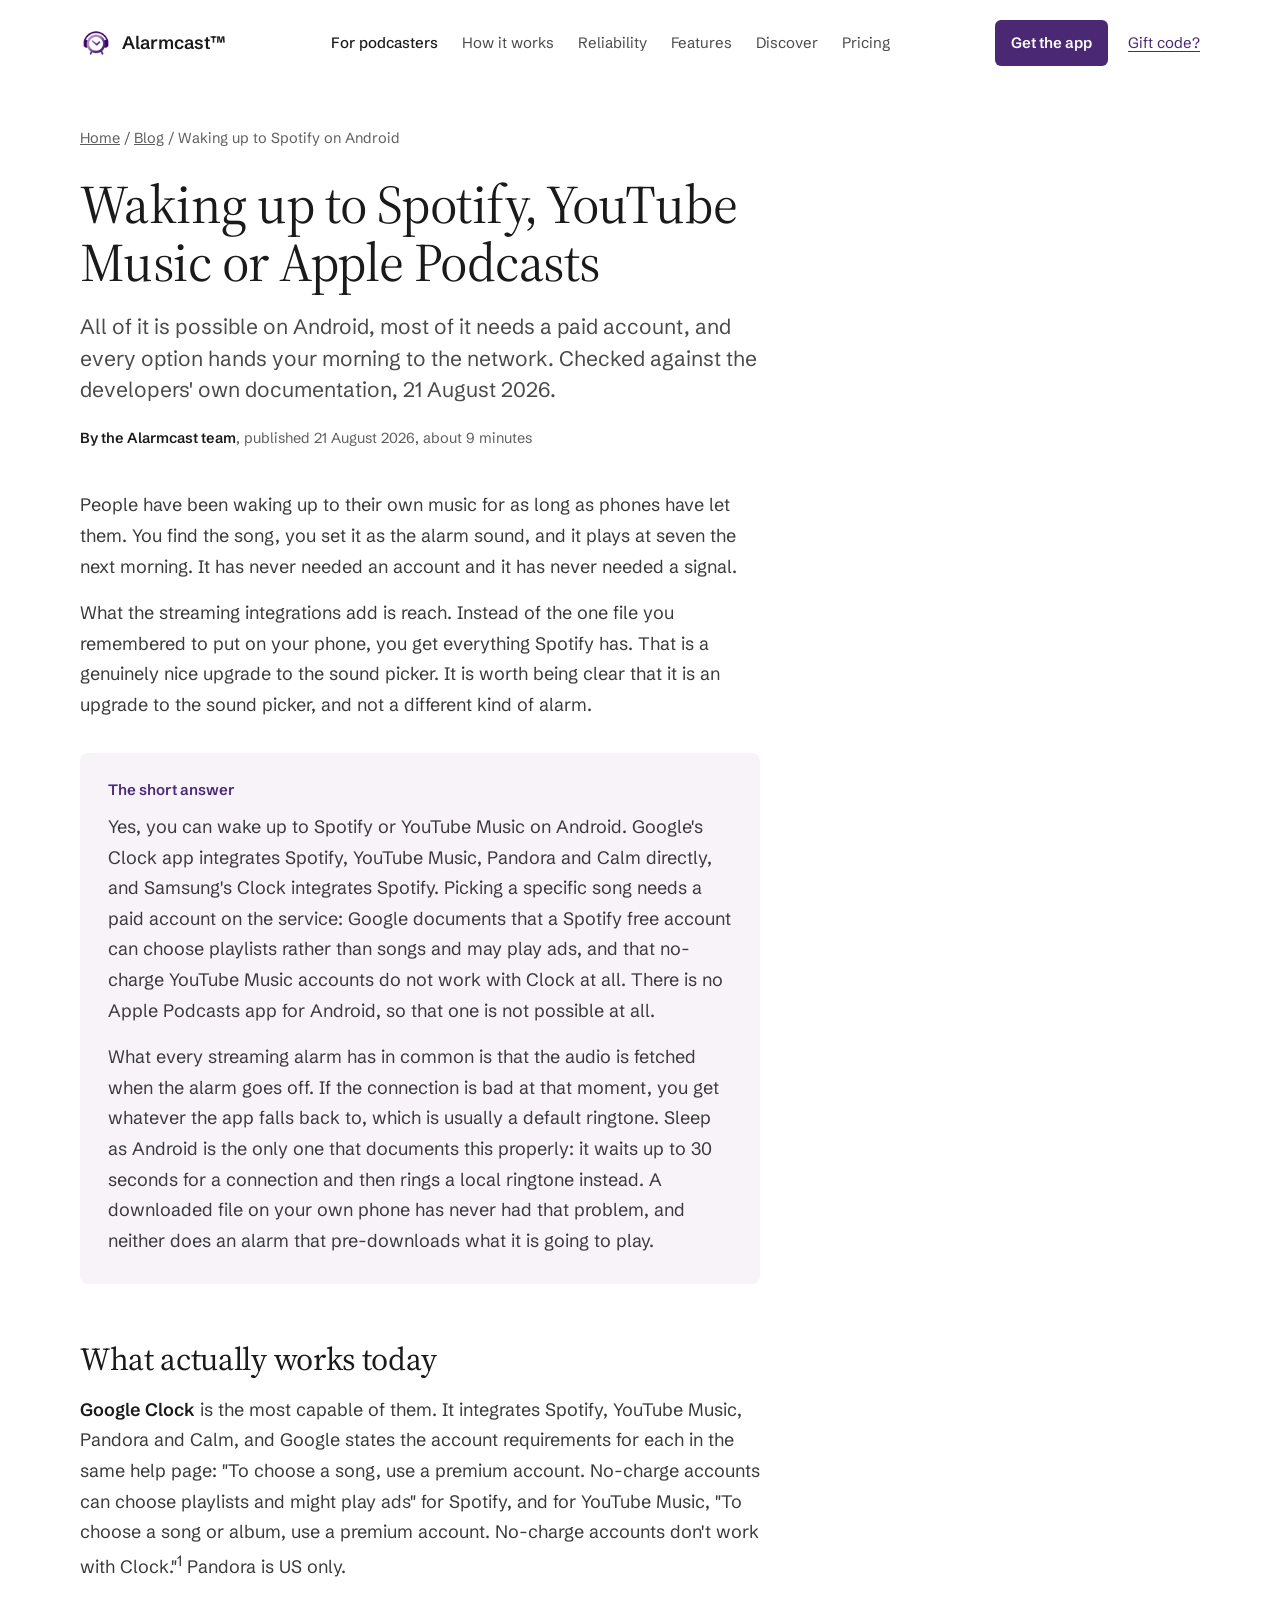
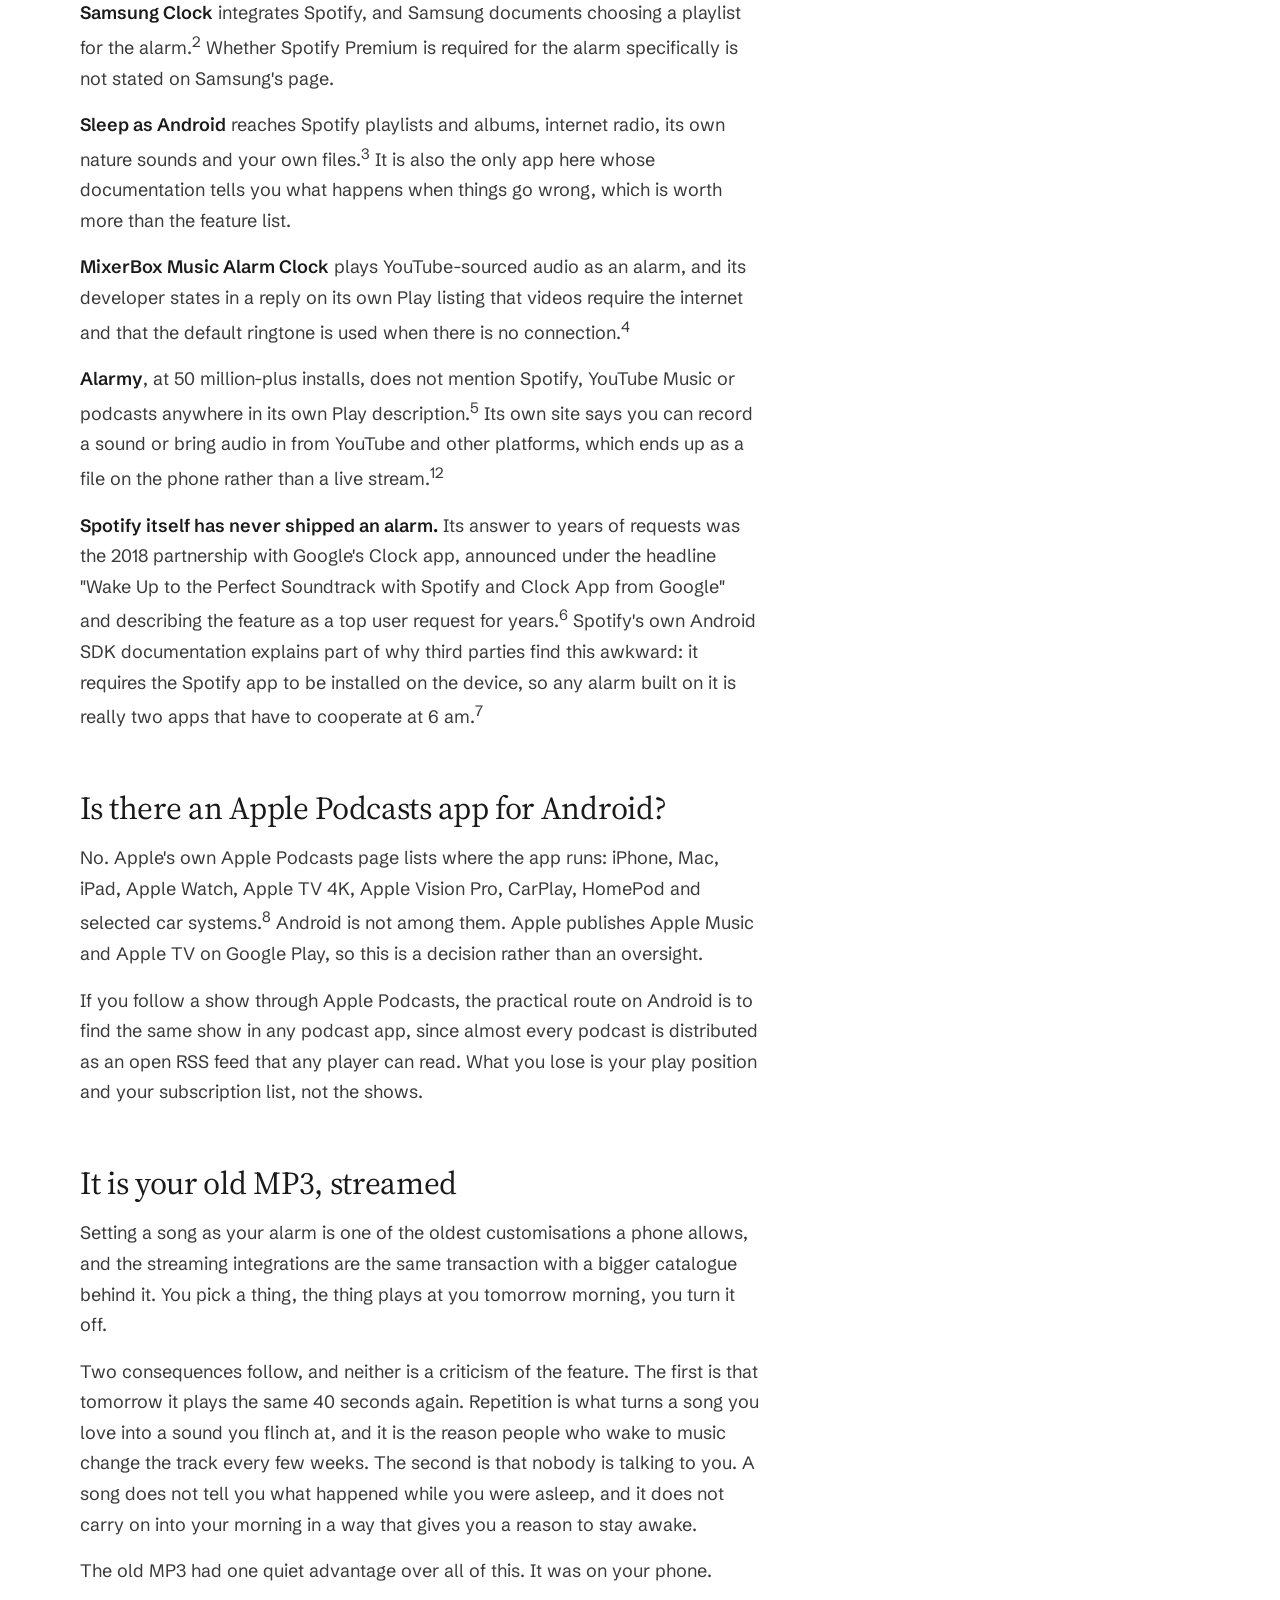
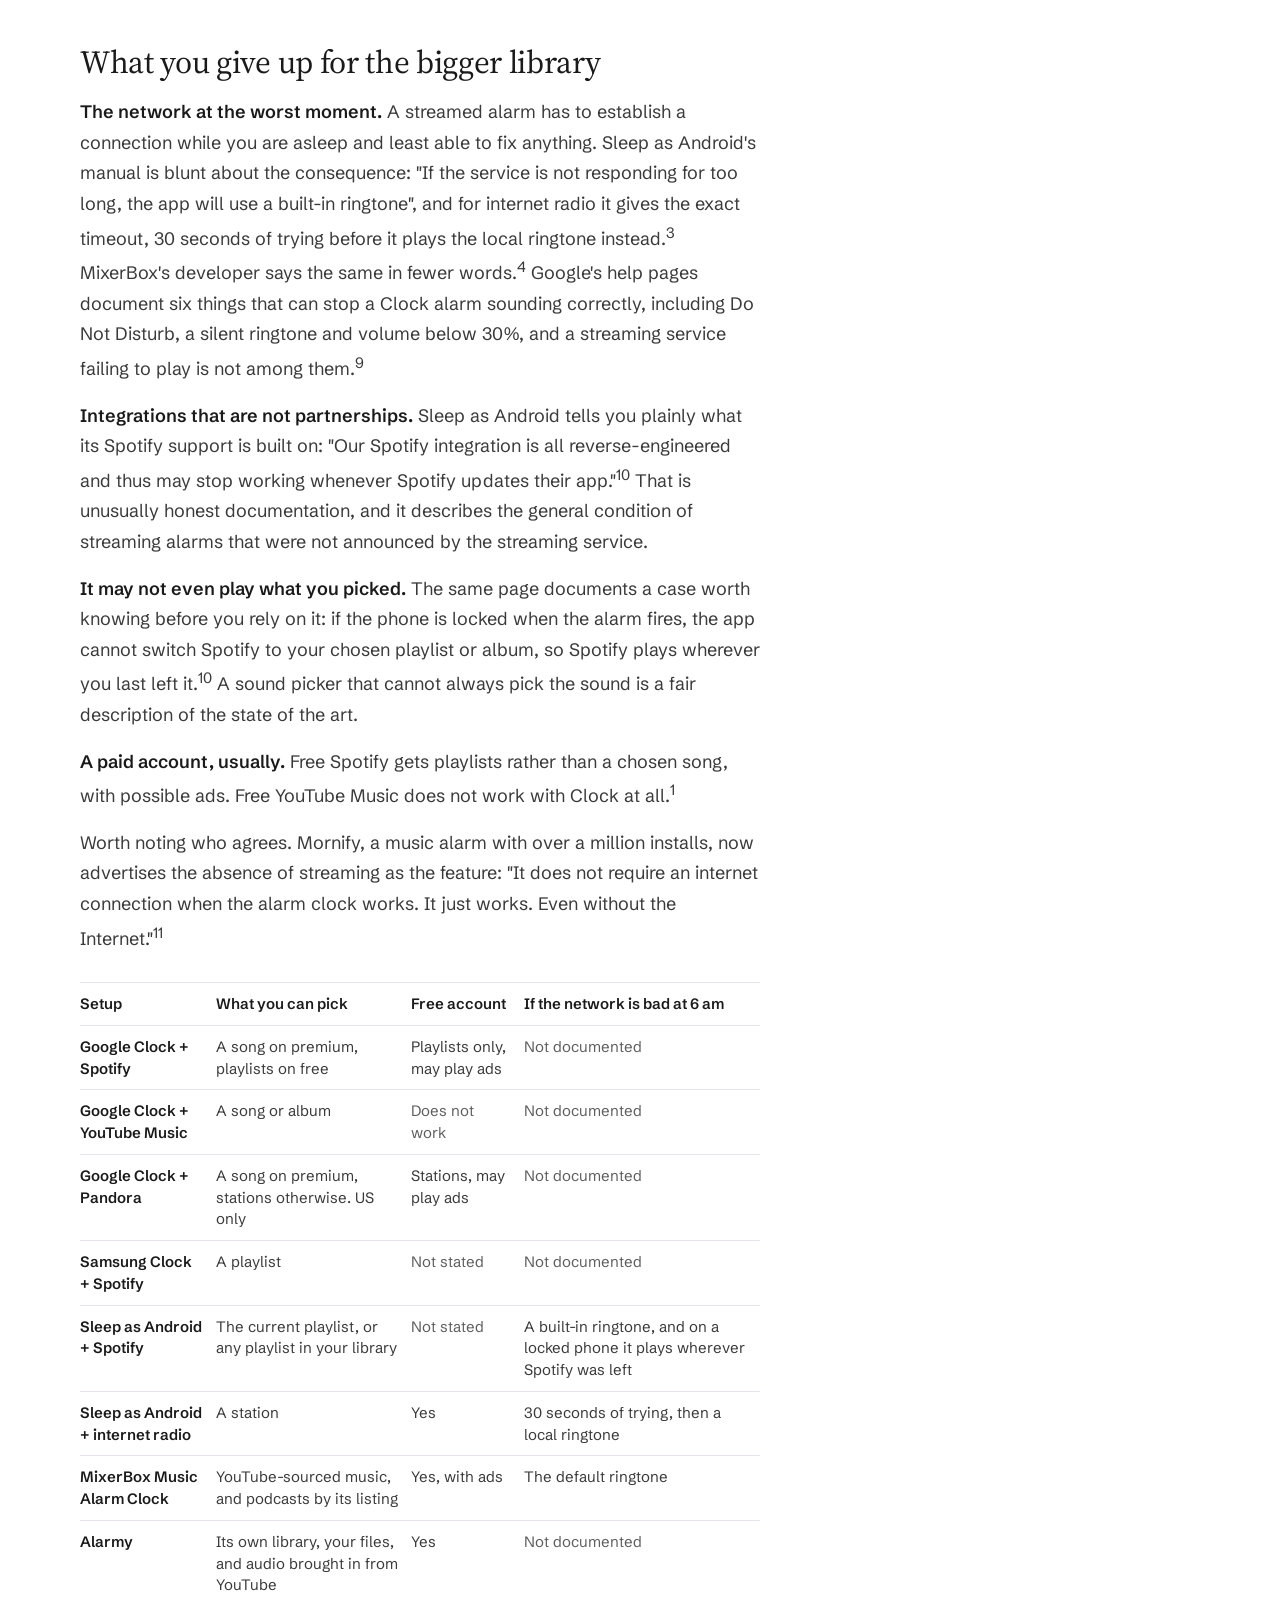
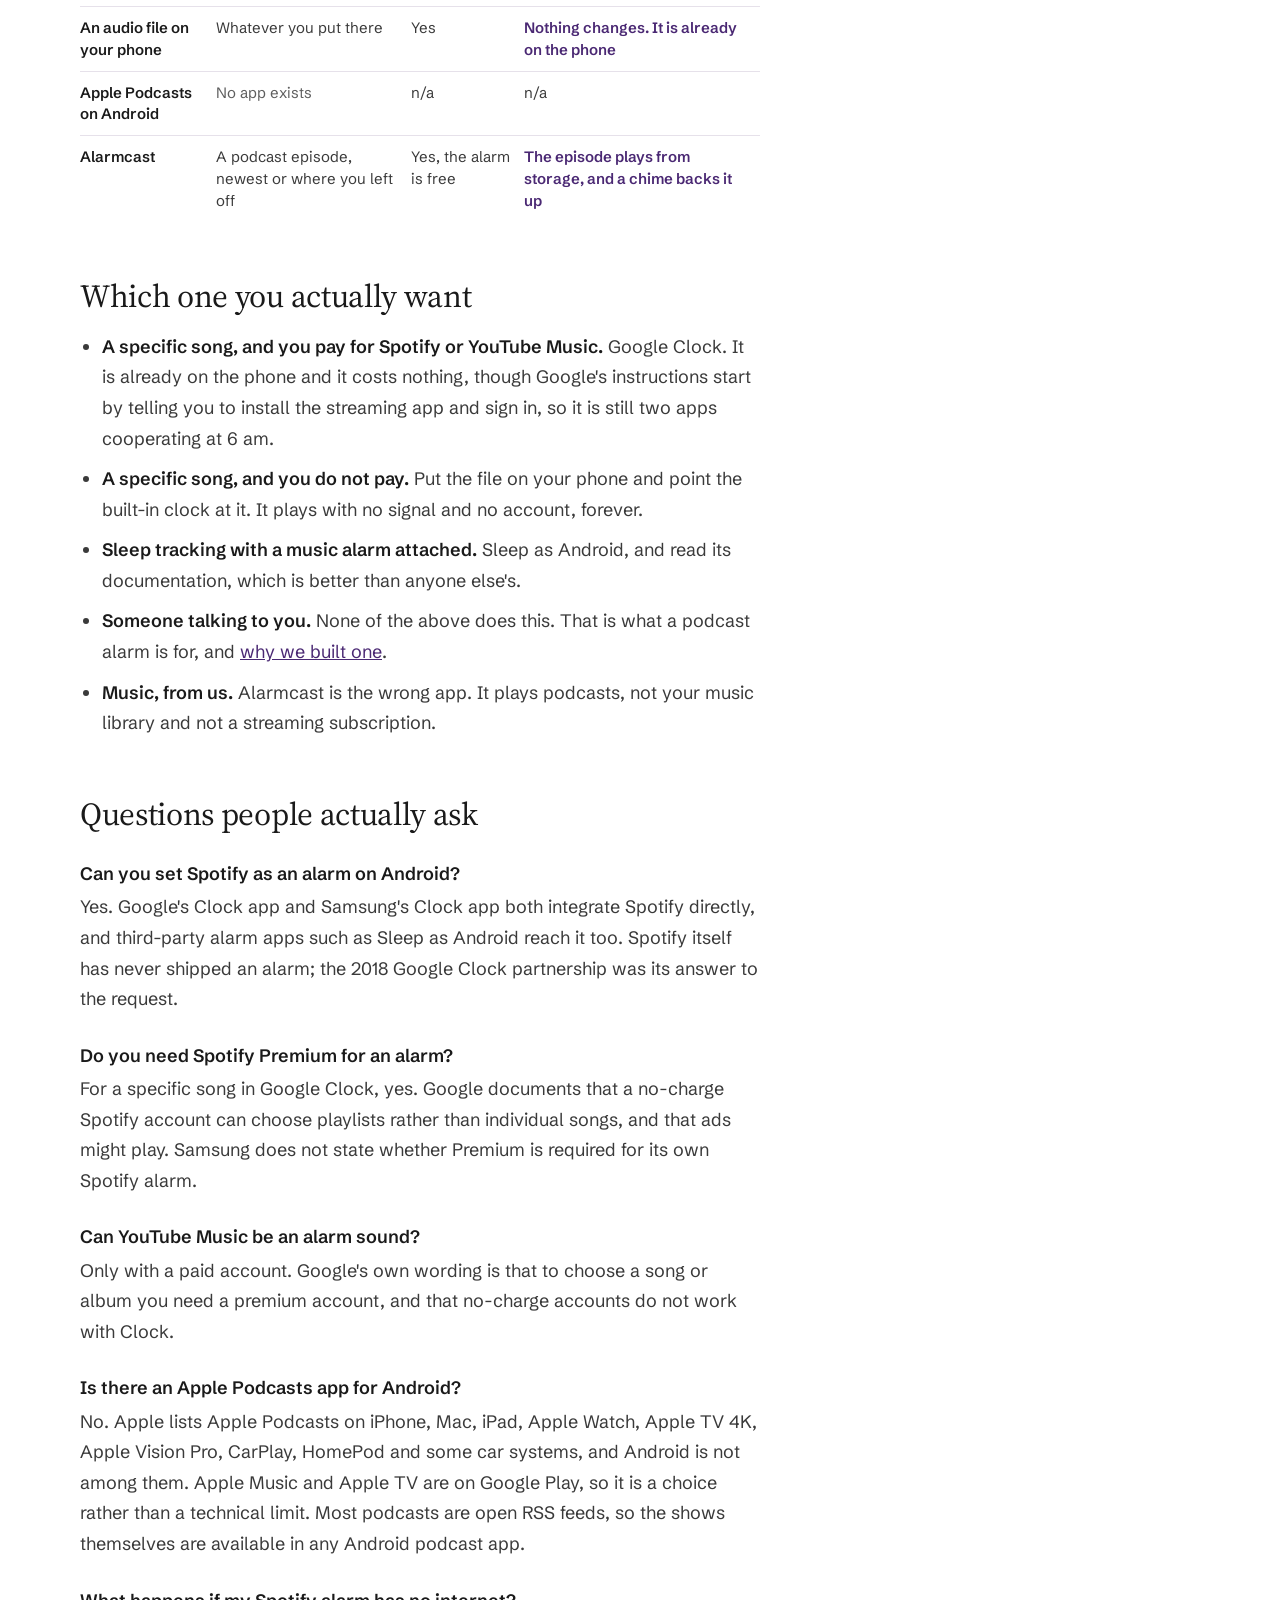
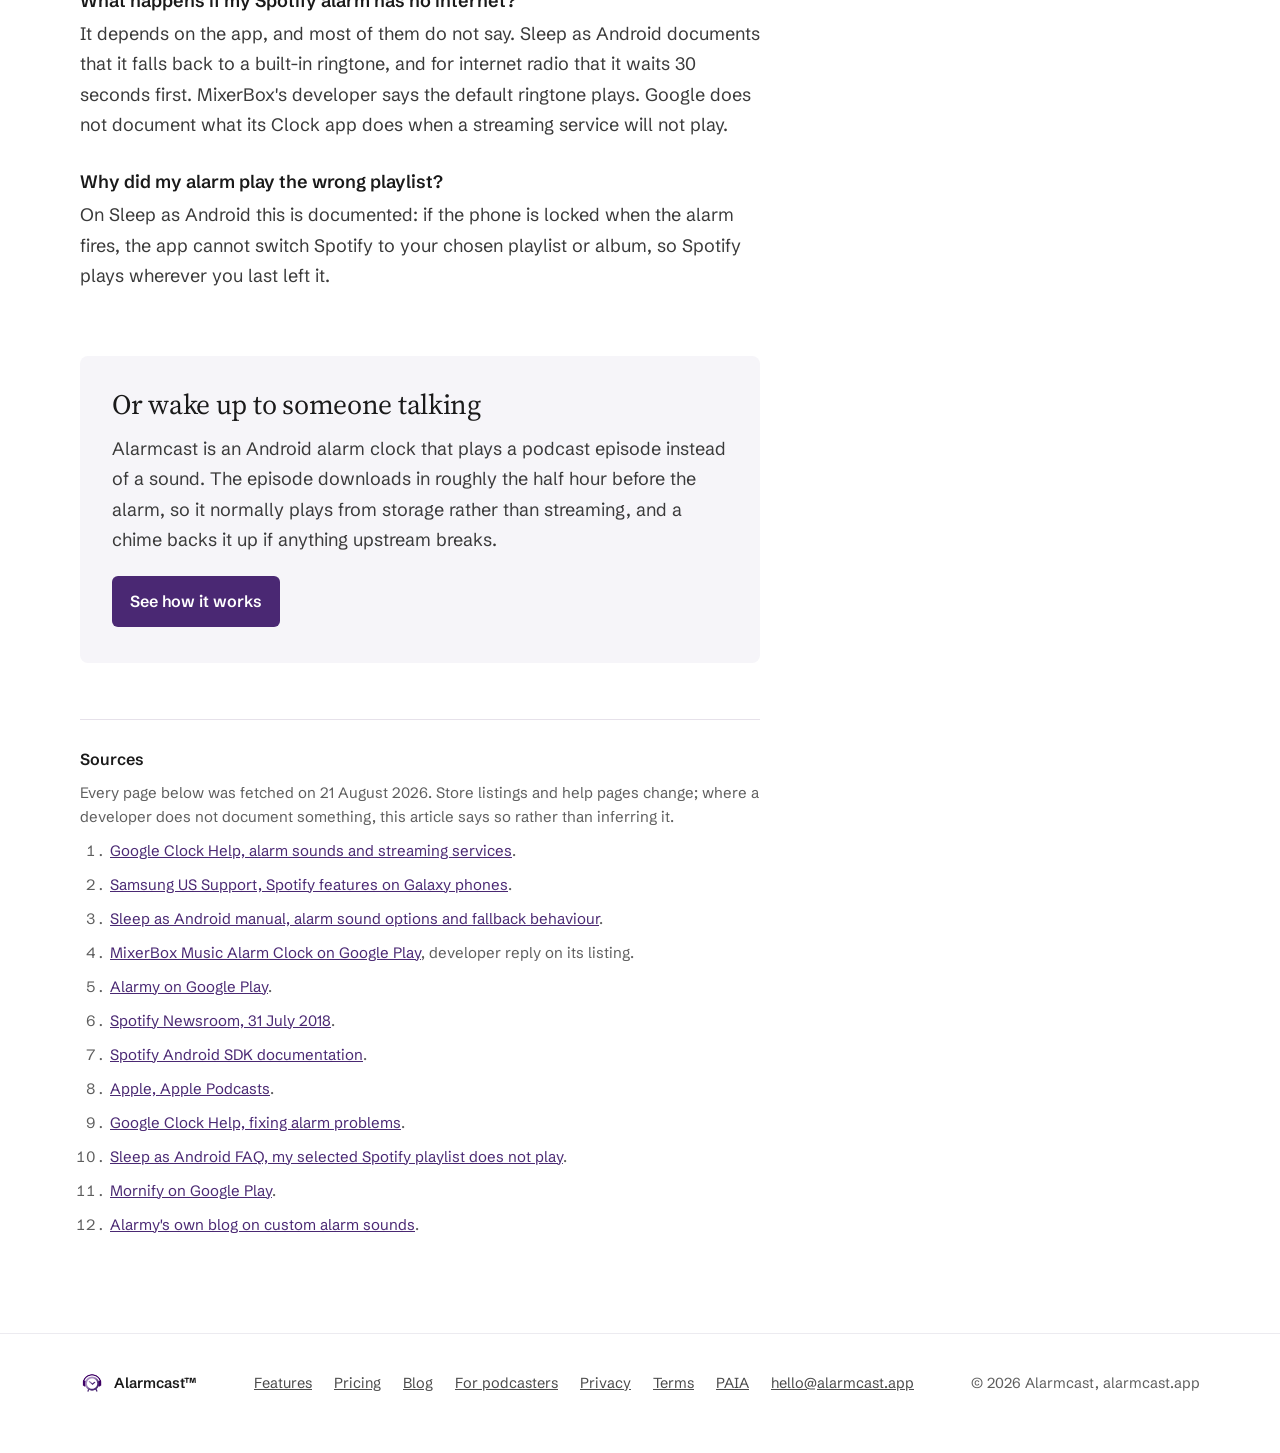
<file: blog/wake-up-to-spotify-android/index.html>
<!doctype html>
<html lang="en">
<head>
<meta charset="UTF-8" />
<meta name="viewport" content="width=device-width, initial-scale=1.0" />
<title>Waking up to Spotify, YouTube Music or Apple Podcasts on Android</title>
<meta name="description" content="What actually works if you want to wake up to Spotify, YouTube Music or Apple Podcasts on Android, which options need a paid account, and what each one does at 6 am when the connection is bad. Checked against the developers' own documentation." />
<meta name="theme-color" content="#FFFFFF" />
<link rel="canonical" href="https://alarmcast.app/blog/wake-up-to-spotify-android/" />
<link rel="icon" type="image/png" sizes="512x512" href="/assets/favicon.png" />
<link rel="icon" sizes="any" href="/favicon.ico" />
<link rel="apple-touch-icon" href="/assets/apple-touch-icon.png" />
<meta property="og:type" content="article" />
<meta property="og:title" content="Waking up to Spotify, YouTube Music or Apple Podcasts on Android" />
<meta property="og:description" content="What works, what needs a paid account, and what each setup does when the network is bad at 6 am." />
<meta property="og:url" content="https://alarmcast.app/blog/wake-up-to-spotify-android/" />
<meta property="og:image" content="https://alarmcast.app/assets/og-image.png" />
<meta property="og:image:width" content="1200" />
<meta property="og:image:height" content="630" />
<meta property="og:image:alt" content="The Alarmcast app icon and name." />
<meta property="article:published_time" content="2026-08-21" />
<meta property="article:modified_time" content="2026-08-21" />
<meta name="twitter:card" content="summary_large_image" />
  <link rel="preload" href="/assets/fonts/source-serif-4-latin.woff2" as="font" type="font/woff2" crossorigin>
  <link rel="preload" href="/assets/fonts/schibsted-grotesk-latin.woff2" as="font" type="font/woff2" crossorigin>
  <link rel="stylesheet" href="/assets/site.css">
  <style>
.art h2{margin:56px 0 0;font-family:'Source Serif 4',Georgia,serif;font-weight:400;font-size:clamp(26px,2.8vw,32px);line-height:1.2;letter-spacing:-0.01em;color:#1A1A1A}
.art h3{margin:28px 0 0;font-size:18px;font-weight:600;line-height:1.4;color:#1A1A1A}
.art p{margin:16px 0 0}
.art ul{margin:16px 0 0;padding:0 0 0 22px}
.art li{margin:10px 0 0}
.art b{font-weight:600;color:#1A1A1A}
  </style>
</head>
<body>
<div style="background: #FFFFFF; color: #1A1A1A; font-family: 'Schibsted Grotesk', system-ui, sans-serif; font-size: 17px; line-height: 1.6">

<div style="max-width: 1120px; margin: 0 auto; padding: 20px 24px; display: flex; flex-wrap: wrap; gap: 12px 16px; align-items: center; justify-content: space-between">
<a href="/" style="display: flex; align-items: center; gap: 10px; color: #1A1A1A; text-decoration: none; min-height: 44px">
<img src="/assets/apple-touch-icon.png" alt="" style="width: 32px; height: 32px; border-radius: 8px; display: block">
<span style="font-size: 18px; font-weight: 600">Alarmcast™</span>
</a>
<div class="nav-links" style="flex-wrap: wrap; gap: 0 24px; font-size: 15px">
<a href="/podcasters/" style="color: #1A1A1A; text-decoration: none; padding: 10px 0; font-weight: 500">For podcasters</a>
<a href="/#how" style="color: #4A4A4A; text-decoration: none; padding: 10px 0">How it works</a>
<a href="/#reliable" style="color: #4A4A4A; text-decoration: none; padding: 10px 0">Reliability</a>
<a href="/#features" style="color: #4A4A4A; text-decoration: none; padding: 10px 0">Features</a>
<a href="/#discover" style="color: #4A4A4A; text-decoration: none; padding: 10px 0">Discover</a>
<a href="/#pricing" style="color: #4A4A4A; text-decoration: none; padding: 10px 0">Pricing</a>
</div>
<div style="display: flex; gap: 12px 20px; align-items: center">
<a href="https://play.google.com/store/apps/details?id=com.alarmcast.app&amp;referrer=utm_source%3Dalarmcast.app%26utm_campaign%3Dwebsite" style="background: #4A2873; color: #FFFFFF; text-decoration: none; font-size: 15px; font-weight: 600; padding: 11px 16px; border-radius: 6px">Get the app</a>
<a href="/gift/" class="nav-gift" style="font-size: 15px; text-underline-offset: 3px; padding: 10px 0">Gift code?</a>
<button type="button" class="nav-menu-btn" aria-label="Menu" aria-expanded="false" aria-controls="mobile-nav" style="width: 44px; height: 44px; align-items: center; justify-content: center; border: 1px solid #E2E0EA; background: #FFFFFF; border-radius: 6px; cursor: pointer; color: #1A1A1A; padding: 0">
<svg width="20" height="20" viewBox="0 0 24 24" aria-hidden="true"><path d="M4 7h16M4 12h16M4 17h16" fill="none" stroke="currentColor" stroke-width="2" stroke-linecap="round"></path></svg>
</button>
</div>
</div>
<div id="mobile-nav" class="nav-panel" hidden style="display: flex; flex-direction: column; padding: 4px 24px 16px; border-bottom: 1px solid #ECEBF0; font-size: 17px">
<a href="/podcasters/" style="color: #1A1A1A; text-decoration: none; padding: 12px 0; font-weight: 500">For podcasters</a>
<a href="/#how" style="color: #1A1A1A; text-decoration: none; padding: 12px 0">How it works</a>
<a href="/#reliable" style="color: #1A1A1A; text-decoration: none; padding: 12px 0">Reliability</a>
<a href="/#features" style="color: #1A1A1A; text-decoration: none; padding: 12px 0">Features</a>
<a href="/#discover" style="color: #1A1A1A; text-decoration: none; padding: 12px 0">Discover</a>
<a href="/#pricing" style="color: #1A1A1A; text-decoration: none; padding: 12px 0">Pricing</a>
<a href="/gift/" style="text-underline-offset: 3px; padding: 12px 0">Gift code?</a>
</div>

<div style="max-width: 1120px; margin: 0 auto; padding: 40px 24px 96px">
<div class="art" style="max-width: 680px; font-size: 18px; line-height: 1.7; color: #3A3A3A">
<p style="margin: 0; font-size: 14.5px; color: #5E5E5E"><a href="/" style="color: #5E5E5E">Home</a> / <a href="/blog/" style="color: #5E5E5E">Blog</a> / Waking up to Spotify on Android</p>
<h1 style="margin: 24px 0 0; font-family: 'Source Serif 4', Georgia, serif; font-weight: 400; font-size: clamp(36px, 4.6vw, 54px); line-height: 1.08; letter-spacing: -0.01em; color: #1A1A1A">Waking up to Spotify, YouTube Music or Apple Podcasts</h1>
<p style="margin: 20px 0 0; font-size: 21px; line-height: 1.5; color: #4A4A4A">All of it is possible on Android, most of it needs a paid account, and every option hands your morning to the network. Checked against the developers' own documentation, 21 August 2026.</p>
<p style="margin: 20px 0 0; font-size: 14.5px; color: #5E5E5E"><b style="color: #1A1A1A">By the Alarmcast team</b>, published 21 August 2026, about 9 minutes</p>

<p style="margin-top: 40px">People have been waking up to their own music for as long as phones have let them. You find the song, you set it as the alarm sound, and it plays at seven the next morning. It has never needed an account and it has never needed a signal.</p>
<p>What the streaming integrations add is reach. Instead of the one file you remembered to put on your phone, you get everything Spotify has. That is a genuinely nice upgrade to the sound picker. It is worth being clear that it is an upgrade to the sound picker, and not a different kind of alarm.</p>

<div style="margin-top: 32px; background: #F7F3F9; border-radius: 8px; padding: 24px 28px 28px">
<p style="margin: 0; font-size: 15px; font-weight: 600; color: #4A2873">The short answer</p>
<p style="margin: 10px 0 0">Yes, you can wake up to Spotify or YouTube Music on Android. Google's Clock app integrates Spotify, YouTube Music, Pandora and Calm directly, and Samsung's Clock integrates Spotify. Picking a specific song needs a paid account on the service: Google documents that a Spotify free account can choose playlists rather than songs and may play ads, and that no-charge YouTube Music accounts do not work with Clock at all. There is no Apple Podcasts app for Android, so that one is not possible at all.</p>
<p>What every streaming alarm has in common is that the audio is fetched when the alarm goes off. If the connection is bad at that moment, you get whatever the app falls back to, which is usually a default ringtone. Sleep as Android is the only one that documents this properly: it waits up to 30 seconds for a connection and then rings a local ringtone instead. A downloaded file on your own phone has never had that problem, and neither does an alarm that pre-downloads what it is going to play.</p>
</div>

<h2>What actually works today</h2>
<p><b>Google Clock</b> is the most capable of them. It integrates Spotify, YouTube Music, Pandora and Calm, and Google states the account requirements for each in the same help page: "To choose a song, use a premium account. No-charge accounts can choose playlists and might play ads" for Spotify, and for YouTube Music, "To choose a song or album, use a premium account. No-charge accounts don't work with Clock."<sup>1</sup> Pandora is US only.</p>
<p><b>Samsung Clock</b> integrates Spotify, and Samsung documents choosing a playlist for the alarm.<sup>2</sup> Whether Spotify Premium is required for the alarm specifically is not stated on Samsung's page.</p>
<p><b>Sleep as Android</b> reaches Spotify playlists and albums, internet radio, its own nature sounds and your own files.<sup>3</sup> It is also the only app here whose documentation tells you what happens when things go wrong, which is worth more than the feature list.</p>
<p><b>MixerBox Music Alarm Clock</b> plays YouTube-sourced audio as an alarm, and its developer states in a reply on its own Play listing that videos require the internet and that the default ringtone is used when there is no connection.<sup>4</sup></p>
<p><b>Alarmy</b>, at 50 million-plus installs, does not mention Spotify, YouTube Music or podcasts anywhere in its own Play description.<sup>5</sup> Its own site says you can record a sound or bring audio in from YouTube and other platforms, which ends up as a file on the phone rather than a live stream.<sup>12</sup></p>
<p><b>Spotify itself has never shipped an alarm.</b> Its answer to years of requests was the 2018 partnership with Google's Clock app, announced under the headline "Wake Up to the Perfect Soundtrack with Spotify and Clock App from Google" and describing the feature as a top user request for years.<sup>6</sup> Spotify's own Android SDK documentation explains part of why third parties find this awkward: it requires the Spotify app to be installed on the device, so any alarm built on it is really two apps that have to cooperate at 6 am.<sup>7</sup></p>

<h2>Is there an Apple Podcasts app for Android?</h2>
<p>No. Apple's own Apple Podcasts page lists where the app runs: iPhone, Mac, iPad, Apple Watch, Apple TV 4K, Apple Vision Pro, CarPlay, HomePod and selected car systems.<sup>8</sup> Android is not among them. Apple publishes Apple Music and Apple TV on Google Play, so this is a decision rather than an oversight.</p>
<p>If you follow a show through Apple Podcasts, the practical route on Android is to find the same show in any podcast app, since almost every podcast is distributed as an open RSS feed that any player can read. What you lose is your play position and your subscription list, not the shows.</p>

<h2>It is your old MP3, streamed</h2>
<p>Setting a song as your alarm is one of the oldest customisations a phone allows, and the streaming integrations are the same transaction with a bigger catalogue behind it. You pick a thing, the thing plays at you tomorrow morning, you turn it off.</p>
<p>Two consequences follow, and neither is a criticism of the feature. The first is that tomorrow it plays the same 40 seconds again. Repetition is what turns a song you love into a sound you flinch at, and it is the reason people who wake to music change the track every few weeks. The second is that nobody is talking to you. A song does not tell you what happened while you were asleep, and it does not carry on into your morning in a way that gives you a reason to stay awake.</p>
<p>The old MP3 had one quiet advantage over all of this. It was on your phone.</p>

<h2>What you give up for the bigger library</h2>
<p><b>The network at the worst moment.</b> A streamed alarm has to establish a connection while you are asleep and least able to fix anything. Sleep as Android's manual is blunt about the consequence: "If the service is not responding for too long, the app will use a built-in ringtone", and for internet radio it gives the exact timeout, 30 seconds of trying before it plays the local ringtone instead.<sup>3</sup> MixerBox's developer says the same in fewer words.<sup>4</sup> Google's help pages document six things that can stop a Clock alarm sounding correctly, including Do Not Disturb, a silent ringtone and volume below 30%, and a streaming service failing to play is not among them.<sup>9</sup></p>
<p><b>Integrations that are not partnerships.</b> Sleep as Android tells you plainly what its Spotify support is built on: "Our Spotify integration is all reverse-engineered and thus may stop working whenever Spotify updates their app."<sup>10</sup> That is unusually honest documentation, and it describes the general condition of streaming alarms that were not announced by the streaming service.</p>
<p><b>It may not even play what you picked.</b> The same page documents a case worth knowing before you rely on it: if the phone is locked when the alarm fires, the app cannot switch Spotify to your chosen playlist or album, so Spotify plays wherever you last left it.<sup>10</sup> A sound picker that cannot always pick the sound is a fair description of the state of the art.</p>
<p><b>A paid account, usually.</b> Free Spotify gets playlists rather than a chosen song, with possible ads. Free YouTube Music does not work with Clock at all.<sup>1</sup></p>
<p>Worth noting who agrees. Mornify, a music alarm with over a million installs, now advertises the absence of streaming as the feature: "It does not require an internet connection when the alarm clock works. It just works. Even without the Internet."<sup>11</sup></p>

<div style="margin-top: 28px; overflow-x: auto">
<table style="width: 100%; min-width: 560px; border-collapse: collapse; font-size: 15px; line-height: 1.45">
<thead>
<tr><th style="padding: 10px 12px 10px 0; text-align: left; vertical-align: top; border-top: 1px solid #E6E1EA; font-weight: 600; color: #1A1A1A">Setup</th><th style="padding: 10px 12px 10px 0; text-align: left; vertical-align: top; border-top: 1px solid #E6E1EA; font-weight: 600; color: #1A1A1A">What you can pick</th><th style="padding: 10px 12px 10px 0; text-align: left; vertical-align: top; border-top: 1px solid #E6E1EA; font-weight: 600; color: #1A1A1A">Free account</th><th style="padding: 10px 12px 10px 0; text-align: left; vertical-align: top; border-top: 1px solid #E6E1EA; font-weight: 600; color: #1A1A1A">If the network is bad at 6 am</th></tr>
</thead>
<tbody>
<tr>
<th style="padding: 10px 12px 10px 0; text-align: left; vertical-align: top; border-top: 1px solid #E6E1EA; font-weight: 600; color: #1A1A1A">Google Clock + Spotify</th>
<td style="padding: 10px 12px 10px 0; text-align: left; vertical-align: top; border-top: 1px solid #E6E1EA">A song on premium, playlists on free</td>
<td style="padding: 10px 12px 10px 0; text-align: left; vertical-align: top; border-top: 1px solid #E6E1EA">Playlists only, may play ads</td>
<td style="padding: 10px 12px 10px 0; text-align: left; vertical-align: top; border-top: 1px solid #E6E1EA; color: #5E5E5E">Not documented</td>
</tr>
<tr>
<th style="padding: 10px 12px 10px 0; text-align: left; vertical-align: top; border-top: 1px solid #E6E1EA; font-weight: 600; color: #1A1A1A">Google Clock + YouTube Music</th>
<td style="padding: 10px 12px 10px 0; text-align: left; vertical-align: top; border-top: 1px solid #E6E1EA">A song or album</td>
<td style="padding: 10px 12px 10px 0; text-align: left; vertical-align: top; border-top: 1px solid #E6E1EA; color: #5E5E5E">Does not work</td>
<td style="padding: 10px 12px 10px 0; text-align: left; vertical-align: top; border-top: 1px solid #E6E1EA; color: #5E5E5E">Not documented</td>
</tr>
<tr>
<th style="padding: 10px 12px 10px 0; text-align: left; vertical-align: top; border-top: 1px solid #E6E1EA; font-weight: 600; color: #1A1A1A">Google Clock + Pandora</th>
<td style="padding: 10px 12px 10px 0; text-align: left; vertical-align: top; border-top: 1px solid #E6E1EA">A song on premium, stations otherwise. US only</td>
<td style="padding: 10px 12px 10px 0; text-align: left; vertical-align: top; border-top: 1px solid #E6E1EA">Stations, may play ads</td>
<td style="padding: 10px 12px 10px 0; text-align: left; vertical-align: top; border-top: 1px solid #E6E1EA; color: #5E5E5E">Not documented</td>
</tr>
<tr>
<th style="padding: 10px 12px 10px 0; text-align: left; vertical-align: top; border-top: 1px solid #E6E1EA; font-weight: 600; color: #1A1A1A">Samsung Clock + Spotify</th>
<td style="padding: 10px 12px 10px 0; text-align: left; vertical-align: top; border-top: 1px solid #E6E1EA">A playlist</td>
<td style="padding: 10px 12px 10px 0; text-align: left; vertical-align: top; border-top: 1px solid #E6E1EA; color: #5E5E5E">Not stated</td>
<td style="padding: 10px 12px 10px 0; text-align: left; vertical-align: top; border-top: 1px solid #E6E1EA; color: #5E5E5E">Not documented</td>
</tr>
<tr>
<th style="padding: 10px 12px 10px 0; text-align: left; vertical-align: top; border-top: 1px solid #E6E1EA; font-weight: 600; color: #1A1A1A">Sleep as Android + Spotify</th>
<td style="padding: 10px 12px 10px 0; text-align: left; vertical-align: top; border-top: 1px solid #E6E1EA">The current playlist, or any playlist in your library</td>
<td style="padding: 10px 12px 10px 0; text-align: left; vertical-align: top; border-top: 1px solid #E6E1EA; color: #5E5E5E">Not stated</td>
<td style="padding: 10px 12px 10px 0; text-align: left; vertical-align: top; border-top: 1px solid #E6E1EA">A built-in ringtone, and on a locked phone it plays wherever Spotify was left</td>
</tr>
<tr>
<th style="padding: 10px 12px 10px 0; text-align: left; vertical-align: top; border-top: 1px solid #E6E1EA; font-weight: 600; color: #1A1A1A">Sleep as Android + internet radio</th>
<td style="padding: 10px 12px 10px 0; text-align: left; vertical-align: top; border-top: 1px solid #E6E1EA">A station</td>
<td style="padding: 10px 12px 10px 0; text-align: left; vertical-align: top; border-top: 1px solid #E6E1EA">Yes</td>
<td style="padding: 10px 12px 10px 0; text-align: left; vertical-align: top; border-top: 1px solid #E6E1EA">30 seconds of trying, then a local ringtone</td>
</tr>
<tr>
<th style="padding: 10px 12px 10px 0; text-align: left; vertical-align: top; border-top: 1px solid #E6E1EA; font-weight: 600; color: #1A1A1A">MixerBox Music Alarm Clock</th>
<td style="padding: 10px 12px 10px 0; text-align: left; vertical-align: top; border-top: 1px solid #E6E1EA">YouTube-sourced music, and podcasts by its listing</td>
<td style="padding: 10px 12px 10px 0; text-align: left; vertical-align: top; border-top: 1px solid #E6E1EA">Yes, with ads</td>
<td style="padding: 10px 12px 10px 0; text-align: left; vertical-align: top; border-top: 1px solid #E6E1EA">The default ringtone</td>
</tr>
<tr>
<th style="padding: 10px 12px 10px 0; text-align: left; vertical-align: top; border-top: 1px solid #E6E1EA; font-weight: 600; color: #1A1A1A">Alarmy</th>
<td style="padding: 10px 12px 10px 0; text-align: left; vertical-align: top; border-top: 1px solid #E6E1EA">Its own library, your files, and audio brought in from YouTube</td>
<td style="padding: 10px 12px 10px 0; text-align: left; vertical-align: top; border-top: 1px solid #E6E1EA">Yes</td>
<td style="padding: 10px 12px 10px 0; text-align: left; vertical-align: top; border-top: 1px solid #E6E1EA; color: #5E5E5E">Not documented</td>
</tr>
<tr>
<th style="padding: 10px 12px 10px 0; text-align: left; vertical-align: top; border-top: 1px solid #E6E1EA; font-weight: 600; color: #1A1A1A">An audio file on your phone</th>
<td style="padding: 10px 12px 10px 0; text-align: left; vertical-align: top; border-top: 1px solid #E6E1EA">Whatever you put there</td>
<td style="padding: 10px 12px 10px 0; text-align: left; vertical-align: top; border-top: 1px solid #E6E1EA">Yes</td>
<td style="padding: 10px 12px 10px 0; text-align: left; vertical-align: top; border-top: 1px solid #E6E1EA; color: #4A2873; font-weight: 600">Nothing changes. It is already on the phone</td>
</tr>
<tr>
<th style="padding: 10px 12px 10px 0; text-align: left; vertical-align: top; border-top: 1px solid #E6E1EA; font-weight: 600; color: #1A1A1A">Apple Podcasts on Android</th>
<td style="padding: 10px 12px 10px 0; text-align: left; vertical-align: top; border-top: 1px solid #E6E1EA; color: #5E5E5E">No app exists</td>
<td style="padding: 10px 12px 10px 0; text-align: left; vertical-align: top; border-top: 1px solid #E6E1EA">n/a</td>
<td style="padding: 10px 12px 10px 0; text-align: left; vertical-align: top; border-top: 1px solid #E6E1EA">n/a</td>
</tr>
<tr>
<th style="padding: 10px 12px 10px 0; text-align: left; vertical-align: top; border-top: 1px solid #E6E1EA; font-weight: 600; color: #1A1A1A">Alarmcast</th>
<td style="padding: 10px 12px 10px 0; text-align: left; vertical-align: top; border-top: 1px solid #E6E1EA">A podcast episode, newest or where you left off</td>
<td style="padding: 10px 12px 10px 0; text-align: left; vertical-align: top; border-top: 1px solid #E6E1EA">Yes, the alarm is free</td>
<td style="padding: 10px 12px 10px 0; text-align: left; vertical-align: top; border-top: 1px solid #E6E1EA; color: #4A2873; font-weight: 600">The episode plays from storage, and a chime backs it up</td>
</tr>
</tbody>
</table>
</div>

<h2>Which one you actually want</h2>
<ul>
<li><b>A specific song, and you pay for Spotify or YouTube Music.</b> Google Clock. It is already on the phone and it costs nothing, though Google's instructions start by telling you to install the streaming app and sign in, so it is still two apps cooperating at 6 am.</li>
<li><b>A specific song, and you do not pay.</b> Put the file on your phone and point the built-in clock at it. It plays with no signal and no account, forever.</li>
<li><b>Sleep tracking with a music alarm attached.</b> Sleep as Android, and read its documentation, which is better than anyone else's.</li>
<li><b>Someone talking to you.</b> None of the above does this. That is what a podcast alarm is for, and <a href="/blog/why-your-alarm-clock-ruins-your-morning/">why we built one</a>.</li>
<li><b>Music, from us.</b> Alarmcast is the wrong app. It plays podcasts, not your music library and not a streaming subscription.</li>
</ul>

<h2>Questions people actually ask</h2>
<h3>Can you set Spotify as an alarm on Android?</h3>
<p style="margin-top: 6px">Yes. Google's Clock app and Samsung's Clock app both integrate Spotify directly, and third-party alarm apps such as Sleep as Android reach it too. Spotify itself has never shipped an alarm; the 2018 Google Clock partnership was its answer to the request.</p>
<h3>Do you need Spotify Premium for an alarm?</h3>
<p style="margin-top: 6px">For a specific song in Google Clock, yes. Google documents that a no-charge Spotify account can choose playlists rather than individual songs, and that ads might play. Samsung does not state whether Premium is required for its own Spotify alarm.</p>
<h3>Can YouTube Music be an alarm sound?</h3>
<p style="margin-top: 6px">Only with a paid account. Google's own wording is that to choose a song or album you need a premium account, and that no-charge accounts do not work with Clock.</p>
<h3>Is there an Apple Podcasts app for Android?</h3>
<p style="margin-top: 6px">No. Apple lists Apple Podcasts on iPhone, Mac, iPad, Apple Watch, Apple TV 4K, Apple Vision Pro, CarPlay, HomePod and some car systems, and Android is not among them. Apple Music and Apple TV are on Google Play, so it is a choice rather than a technical limit. Most podcasts are open RSS feeds, so the shows themselves are available in any Android podcast app.</p>
<h3>What happens if my Spotify alarm has no internet?</h3>
<p style="margin-top: 6px">It depends on the app, and most of them do not say. Sleep as Android documents that it falls back to a built-in ringtone, and for internet radio that it waits 30 seconds first. MixerBox's developer says the default ringtone plays. Google does not document what its Clock app does when a streaming service will not play.</p>
<h3>Why did my alarm play the wrong playlist?</h3>
<p style="margin-top: 6px">On Sleep as Android this is documented: if the phone is locked when the alarm fires, the app cannot switch Spotify to your chosen playlist or album, so Spotify plays wherever you last left it.</p>

<div style="margin-top: 64px; background: #F6F5F9; border-radius: 8px; padding: 32px 32px 36px">
<h2 style="margin: 0; font-size: 28px; line-height: 1.2">Or wake up to someone talking</h2>
<p style="margin: 12px 0 0">Alarmcast is an Android alarm clock that plays a podcast episode instead of a sound. The episode downloads in roughly the half hour before the alarm, so it normally plays from storage rather than streaming, and a chime backs it up if anything upstream breaks.</p>
<div style="margin-top: 20px; display: flex; flex-wrap: wrap; gap: 12px 24px; align-items: center">
<a href="/#how" style="display: inline-block; background: #4A2873; color: #FFFFFF; text-decoration: none; font-size: 16px; font-weight: 600; padding: 12px 18px; border-radius: 6px">See how it works</a>
</div>
</div>

<div style="margin-top: 56px; padding-top: 28px; border-top: 1px solid #E6E1EA; font-size: 15px; line-height: 1.6; color: #5E5E5E">
<h2 style="margin: 0; font-family: 'Schibsted Grotesk', system-ui, sans-serif; font-size: 16px; font-weight: 600; line-height: 1.4; letter-spacing: 0">Sources</h2>
<p style="margin: 10px 0 0">Every page below was fetched on 21 August 2026. Store listings and help pages change; where a developer does not document something, this article says so rather than inferring it.</p>
<ol style="margin: 10px 0 0; padding: 0 0 0 30px">
<li><a href="https://support.google.com/clock/answer/2840926?hl=en" rel="nofollow" style="color: #4A2873">Google Clock Help, alarm sounds and streaming services</a>.</li>
<li><a href="https://www.samsung.com/us/support/answer/ANS10003417/" rel="nofollow" style="color: #4A2873">Samsung US Support, Spotify features on Galaxy phones</a>.</li>
<li><a href="https://sleep.urbandroid.org/docs/alarms/ringtone.html" rel="nofollow" style="color: #4A2873">Sleep as Android manual, alarm sound options and fallback behaviour</a>.</li>
<li><a href="https://play.google.com/store/apps/details?id=com.mixerbox.android.clock" rel="nofollow" style="color: #4A2873">MixerBox Music Alarm Clock on Google Play</a>, developer reply on its listing.</li>
<li><a href="https://play.google.com/store/apps/details?id=droom.sleepIfUCan" rel="nofollow" style="color: #4A2873">Alarmy on Google Play</a>.</li>
<li><a href="https://newsroom.spotify.com/2018-07-31/wake-up-to-the-perfect-soundtrack-with-spotify-and-clock-app-from-google/" rel="nofollow" style="color: #4A2873">Spotify Newsroom, 31 July 2018</a>.</li>
<li><a href="https://developer.spotify.com/documentation/android/tutorials/getting-started" rel="nofollow" style="color: #4A2873">Spotify Android SDK documentation</a>.</li>
<li><a href="https://www.apple.com/apple-podcasts/" rel="nofollow" style="color: #4A2873">Apple, Apple Podcasts</a>.</li>
<li><a href="https://support.google.com/clock/faq/6273949?hl=en" rel="nofollow" style="color: #4A2873">Google Clock Help, fixing alarm problems</a>.</li>
<li><a href="https://sleep.urbandroid.org/docs/faqs/alarms_spotify_does_not_play.html" rel="nofollow" style="color: #4A2873">Sleep as Android FAQ, my selected Spotify playlist does not play</a>.</li>
<li><a href="https://play.google.com/store/apps/details?id=net.fredericosilva.mornify" rel="nofollow" style="color: #4A2873">Mornify on Google Play</a>.</li>
<li><a href="https://alar.my/en/blog/alarm-ringtones-for-heavy-sleepers" rel="nofollow" style="color: #4A2873">Alarmy's own blog on custom alarm sounds</a>.</li>
</ol>
</div>
</div>
</div>

<div style="border-top: 1px solid #ECEBF0">
<div style="max-width: 1120px; margin: 0 auto; padding: 28px 24px 48px; display: flex; flex-wrap: wrap; gap: 16px 40px; align-items: center; justify-content: space-between; font-size: 14.5px; color: #5E5E5E">
<div style="display: flex; align-items: center; gap: 10px; color: #1A1A1A">
<img src="/assets/apple-touch-icon.png" alt="" style="width: 24px; height: 24px; border-radius: 6px; display: block">
<span style="font-weight: 600">Alarmcast™</span>
</div>
<div style="display: flex; flex-wrap: wrap; gap: 0 22px">
<a href="/#features" style="color: #4A4A4A; padding: 10px 0">Features</a>
<a href="/#pricing" style="color: #4A4A4A; padding: 10px 0">Pricing</a>
<a href="/blog/" style="color: #4A4A4A; padding: 10px 0">Blog</a>
<a href="/podcasters/" style="color: #4A4A4A; padding: 10px 0">For podcasters</a>
<a href="/privacy/" style="color: #4A4A4A; padding: 10px 0">Privacy</a>
<a href="/terms/" style="color: #4A4A4A; padding: 10px 0">Terms</a>
<a href="/paia/" style="color: #4A4A4A; padding: 10px 0">PAIA</a>
<a href="mailto:hello@alarmcast.app" style="color: #4A4A4A; padding: 10px 0">hello@alarmcast.app</a>
</div>
<span>© 2026 Alarmcast, alarmcast.app</span>
</div>
</div>

</div>
<script>
(function () {
  var btn = document.querySelector('.nav-menu-btn');
  var panel = document.getElementById('mobile-nav');
  if (!btn || !panel) return;
  btn.addEventListener('click', function () {
    var opening = panel.hasAttribute('hidden');
    if (opening) panel.removeAttribute('hidden'); else panel.setAttribute('hidden', '');
    btn.setAttribute('aria-expanded', opening ? 'true' : 'false');
  });
  panel.addEventListener('click', function (e) {
    if (e.target.closest('a')) { panel.setAttribute('hidden', ''); btn.setAttribute('aria-expanded', 'false'); }
  });
})();
</script>
<script type="application/ld+json">
{
  "@context": "https://schema.org",
  "@graph": [
    {
      "@type": "BlogPosting",
      "headline": "Waking up to Spotify, YouTube Music or Apple Podcasts on Android",
      "description": "What works, what needs a paid account, and what each setup does when the network is bad at 6 am.",
      "datePublished": "2026-08-21",
      "dateModified": "2026-08-21",
      "author": { "@type": "Organization", "name": "Alarmcast", "url": "https://alarmcast.app" },
      "publisher": { "@type": "Organization", "name": "Alarmcast", "url": "https://alarmcast.app" },
      "mainEntityOfPage": "https://alarmcast.app/blog/wake-up-to-spotify-android/",
      "inLanguage": "en"
    },
    {
      "@type": "BreadcrumbList",
      "itemListElement": [
        { "@type": "ListItem", "position": 1, "name": "Home", "item": "https://alarmcast.app/" },
        { "@type": "ListItem", "position": 2, "name": "Blog", "item": "https://alarmcast.app/blog/" },
        { "@type": "ListItem", "position": 3, "name": "Waking up to Spotify on Android" }
      ]
    },
    {
      "@type": "FAQPage",
      "mainEntity": [
        { "@type": "Question", "name": "Can you set Spotify as an alarm on Android?",
          "acceptedAnswer": { "@type": "Answer", "text": "Yes. Google's Clock app and Samsung's Clock app both integrate Spotify directly, and third-party alarm apps such as Sleep as Android reach it too. Spotify itself has never shipped an alarm; the 2018 Google Clock partnership was its answer to the request." } },
        { "@type": "Question", "name": "Do you need Spotify Premium for an alarm?",
          "acceptedAnswer": { "@type": "Answer", "text": "For a specific song in Google Clock, yes. Google documents that a no-charge Spotify account can choose playlists rather than individual songs, and that ads might play. Samsung does not state whether Premium is required for its own Spotify alarm." } },
        { "@type": "Question", "name": "Can YouTube Music be an alarm sound?",
          "acceptedAnswer": { "@type": "Answer", "text": "Only with a paid account. Google's own wording is that to choose a song or album you need a premium account, and that no-charge accounts do not work with Clock." } },
        { "@type": "Question", "name": "Is there an Apple Podcasts app for Android?",
          "acceptedAnswer": { "@type": "Answer", "text": "No. Apple lists Apple Podcasts on iPhone, Mac, iPad, Apple Watch, Apple TV 4K, Apple Vision Pro, CarPlay, HomePod and some car systems, and Android is not among them. Apple Music and Apple TV are on Google Play, so it is a choice rather than a technical limit. Most podcasts are open RSS feeds, so the shows themselves are available in any Android podcast app." } },
        { "@type": "Question", "name": "What happens if my Spotify alarm has no internet?",
          "acceptedAnswer": { "@type": "Answer", "text": "It depends on the app, and most of them do not say. Sleep as Android documents that it falls back to a built-in ringtone, and for internet radio that it waits 30 seconds first. MixerBox's developer says the default ringtone plays. Google does not document what its Clock app does when a streaming service will not play." } },
        { "@type": "Question", "name": "Why did my alarm play the wrong playlist?",
          "acceptedAnswer": { "@type": "Answer", "text": "On Sleep as Android this is documented: if the phone is locked when the alarm fires, the app cannot switch Spotify to your chosen playlist or album, so Spotify plays wherever you last left it." } }
      ]
    }
  ]
}
</script>
</body>
</html>
</file>
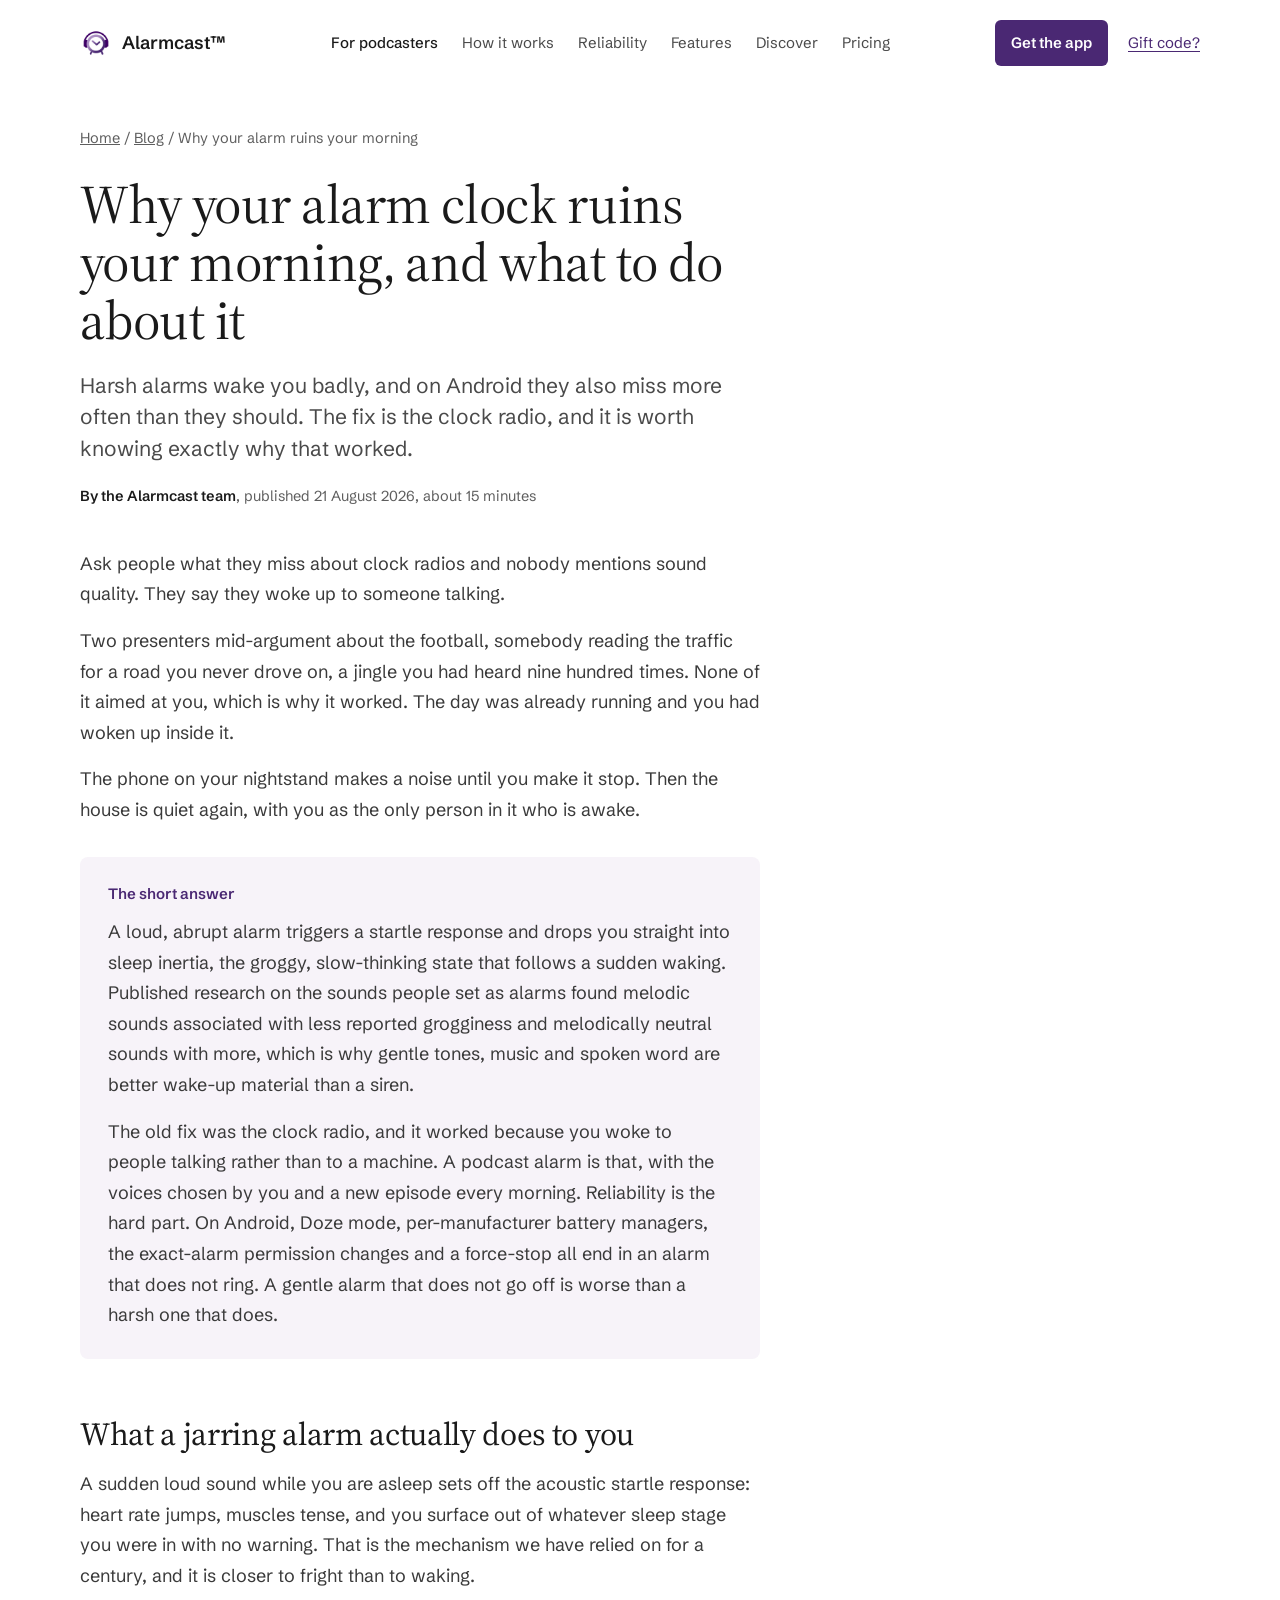
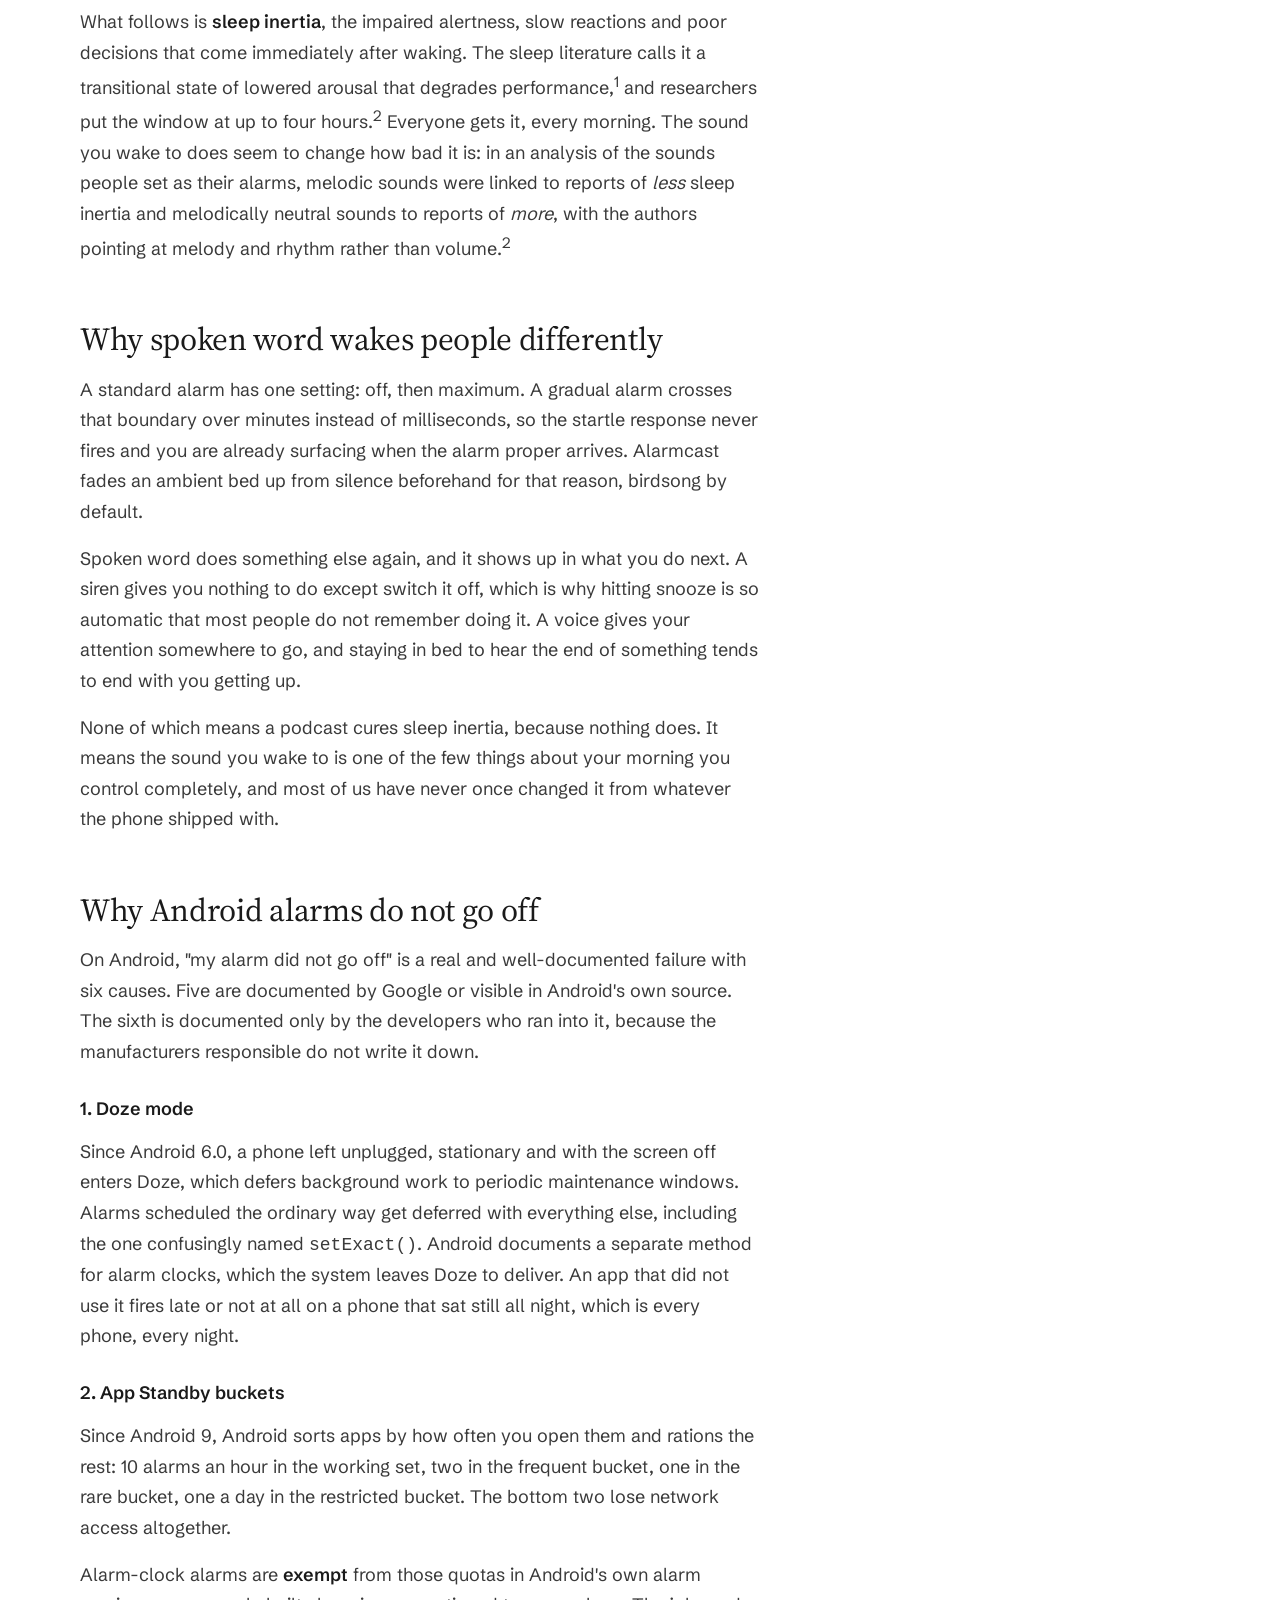
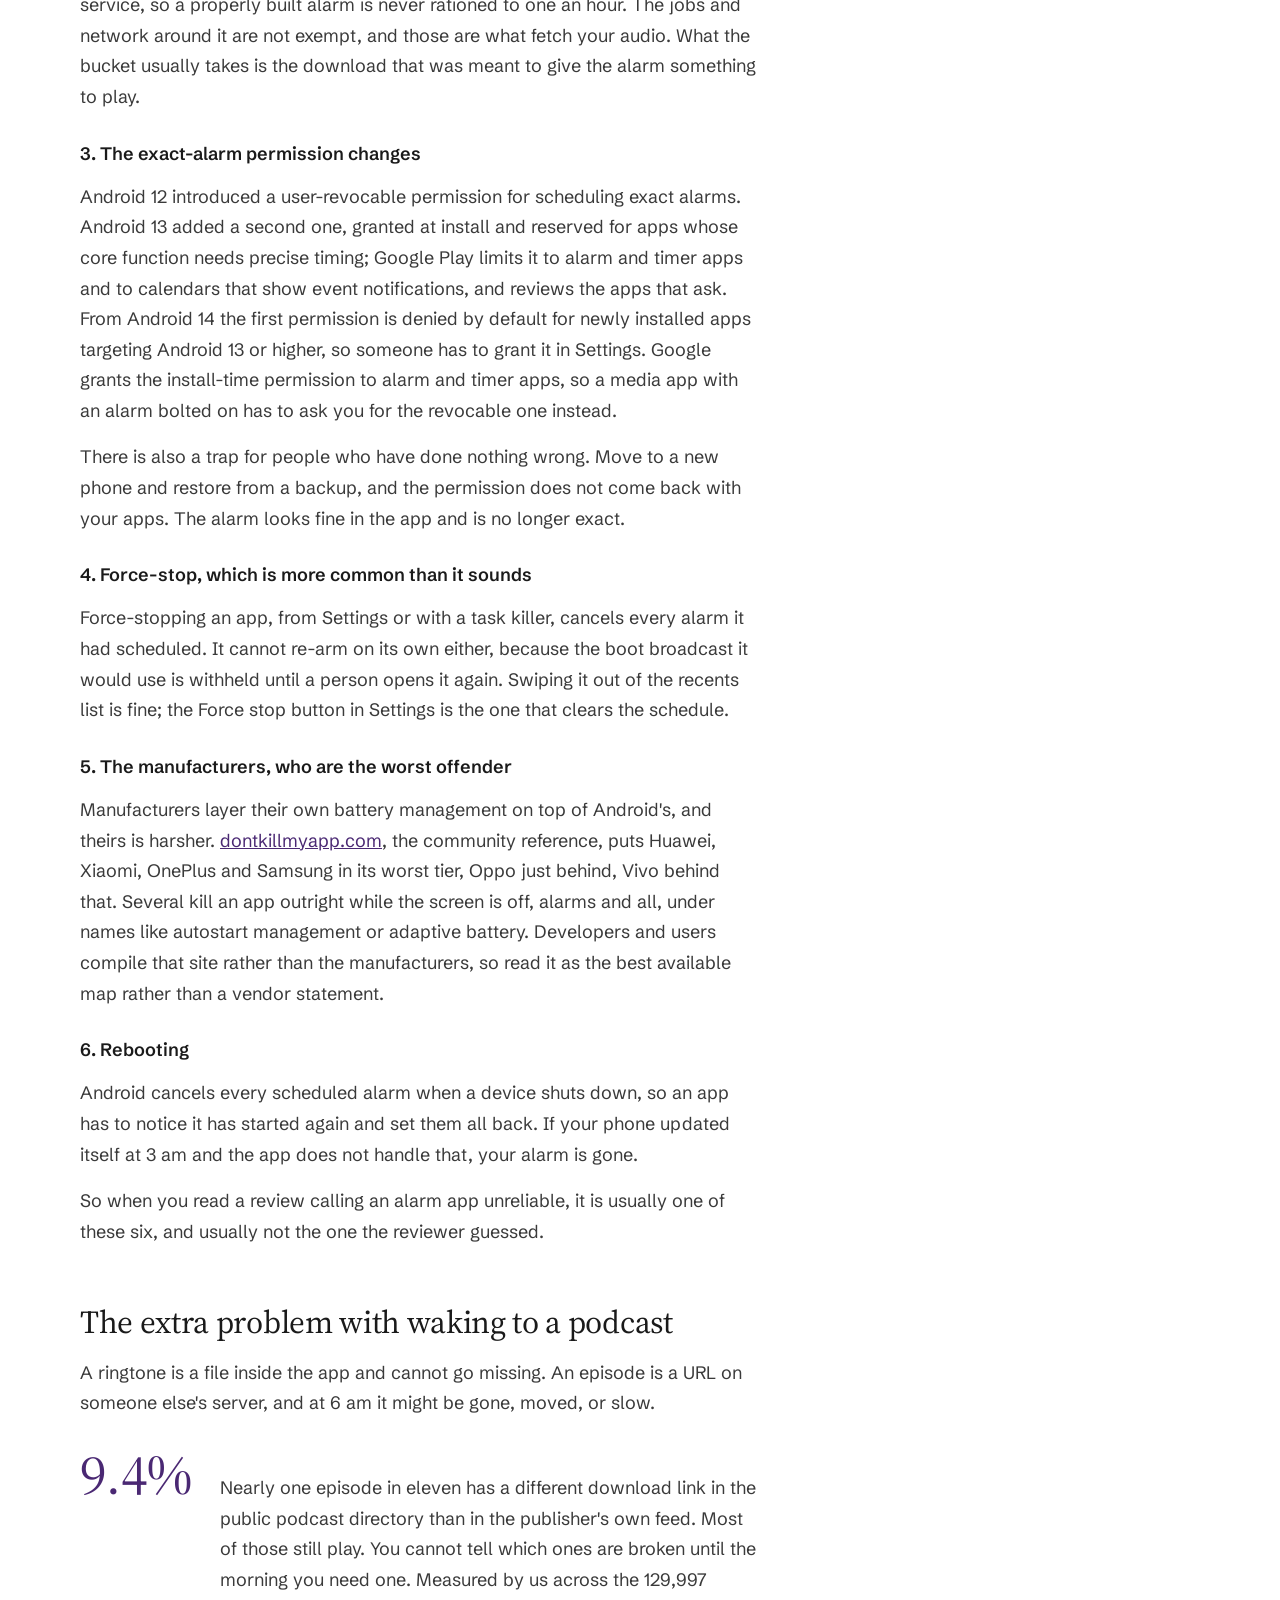
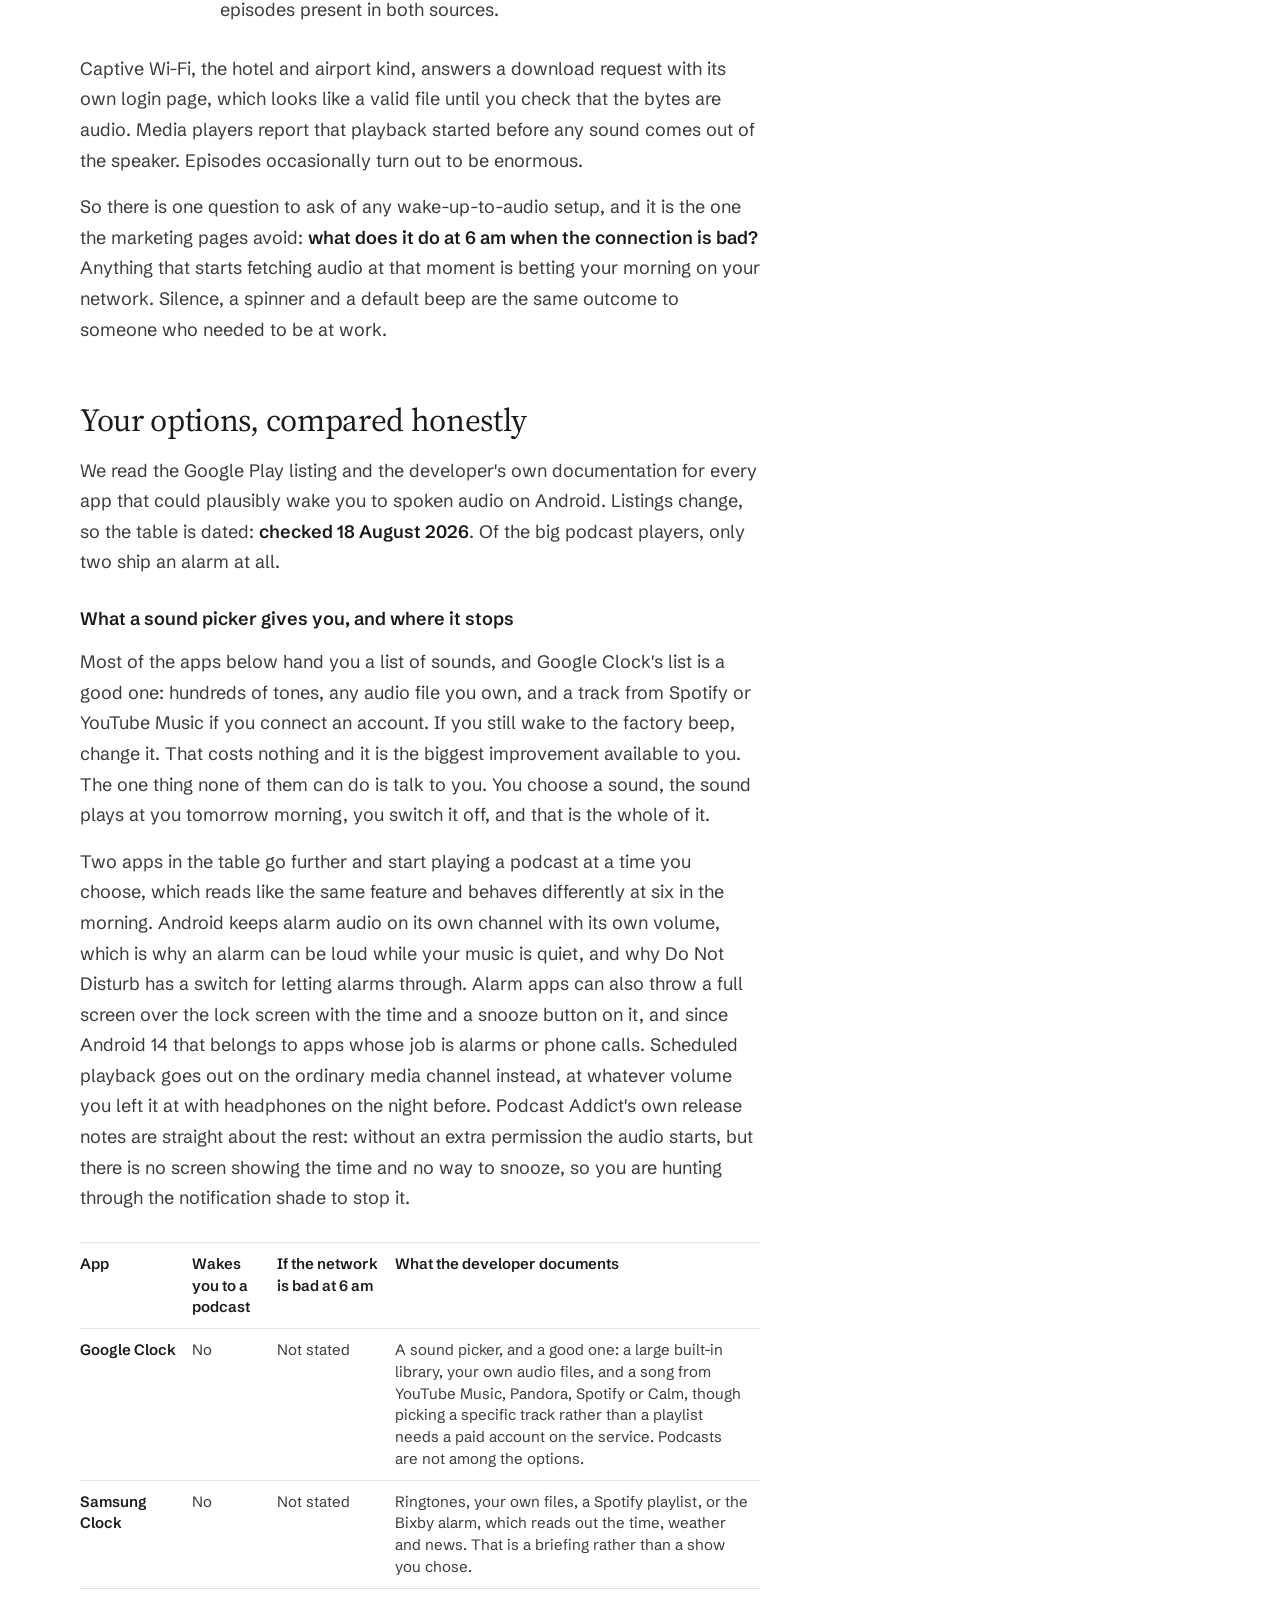
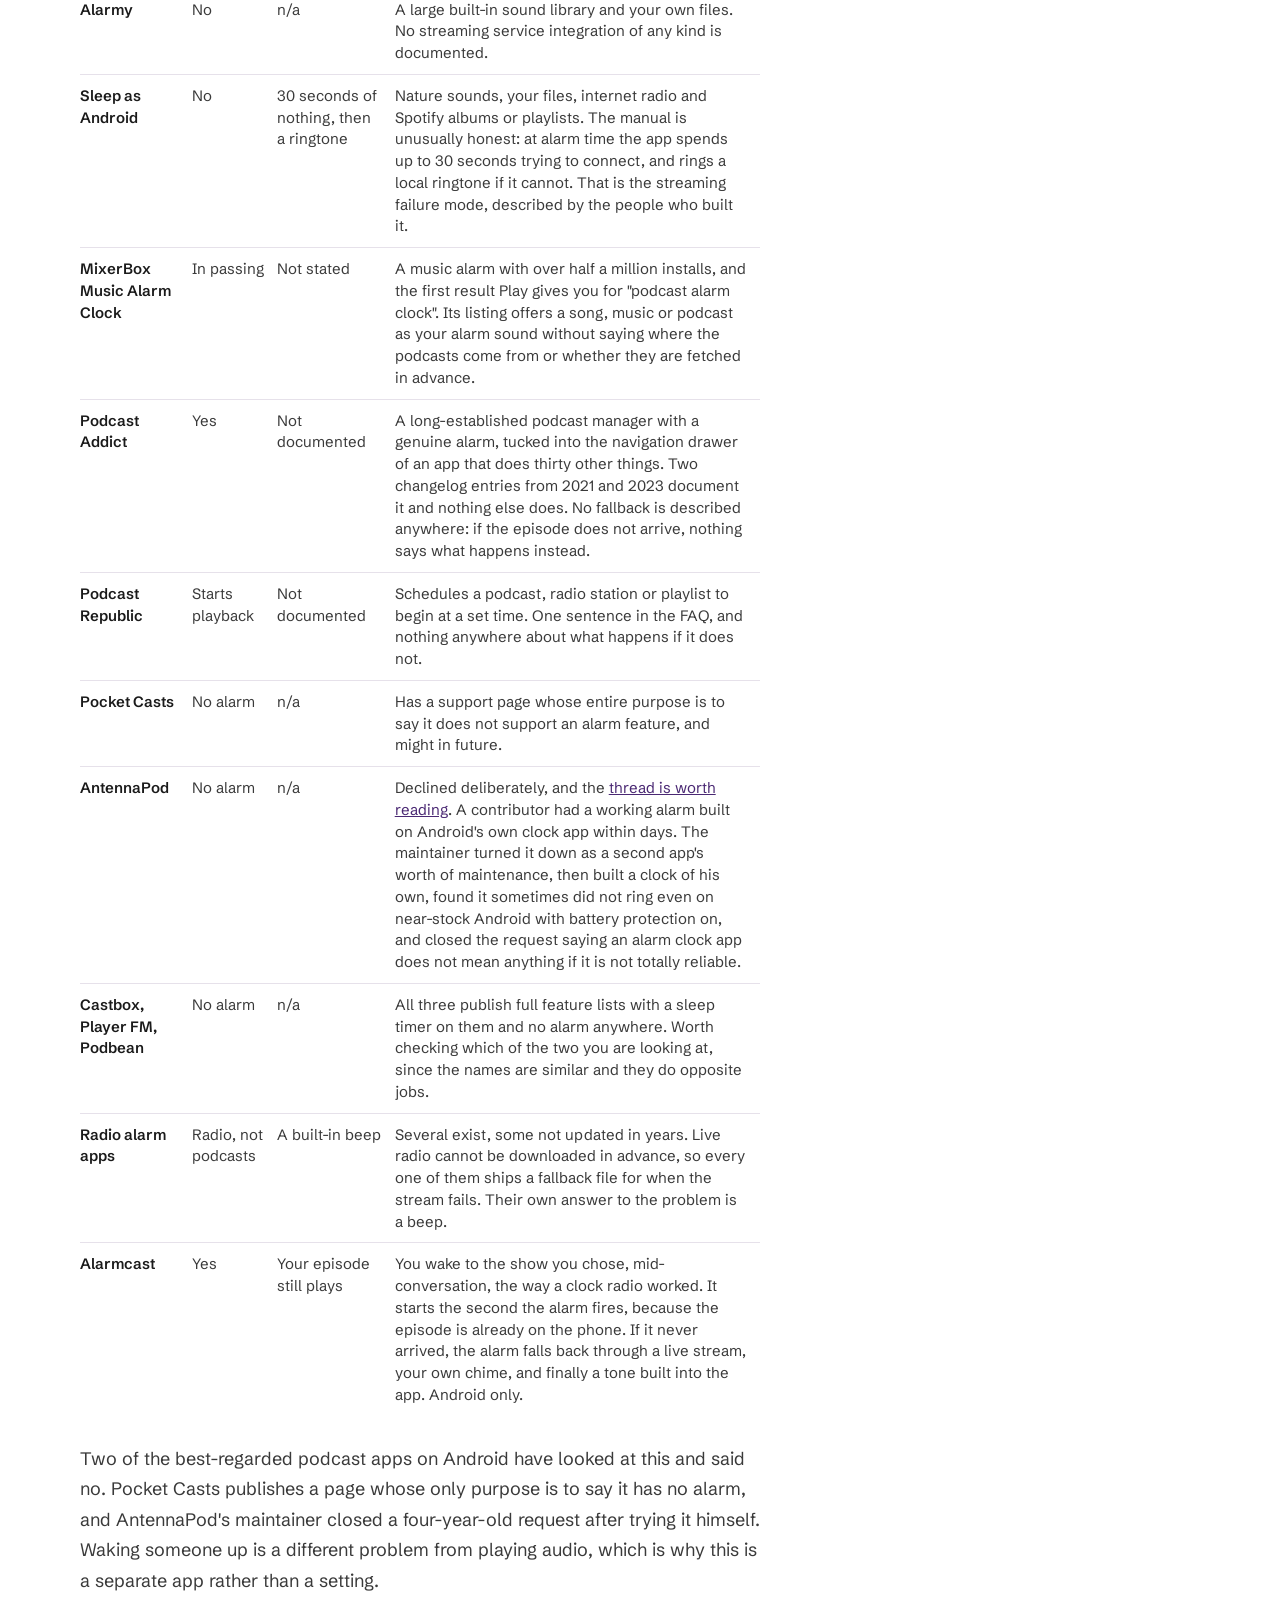
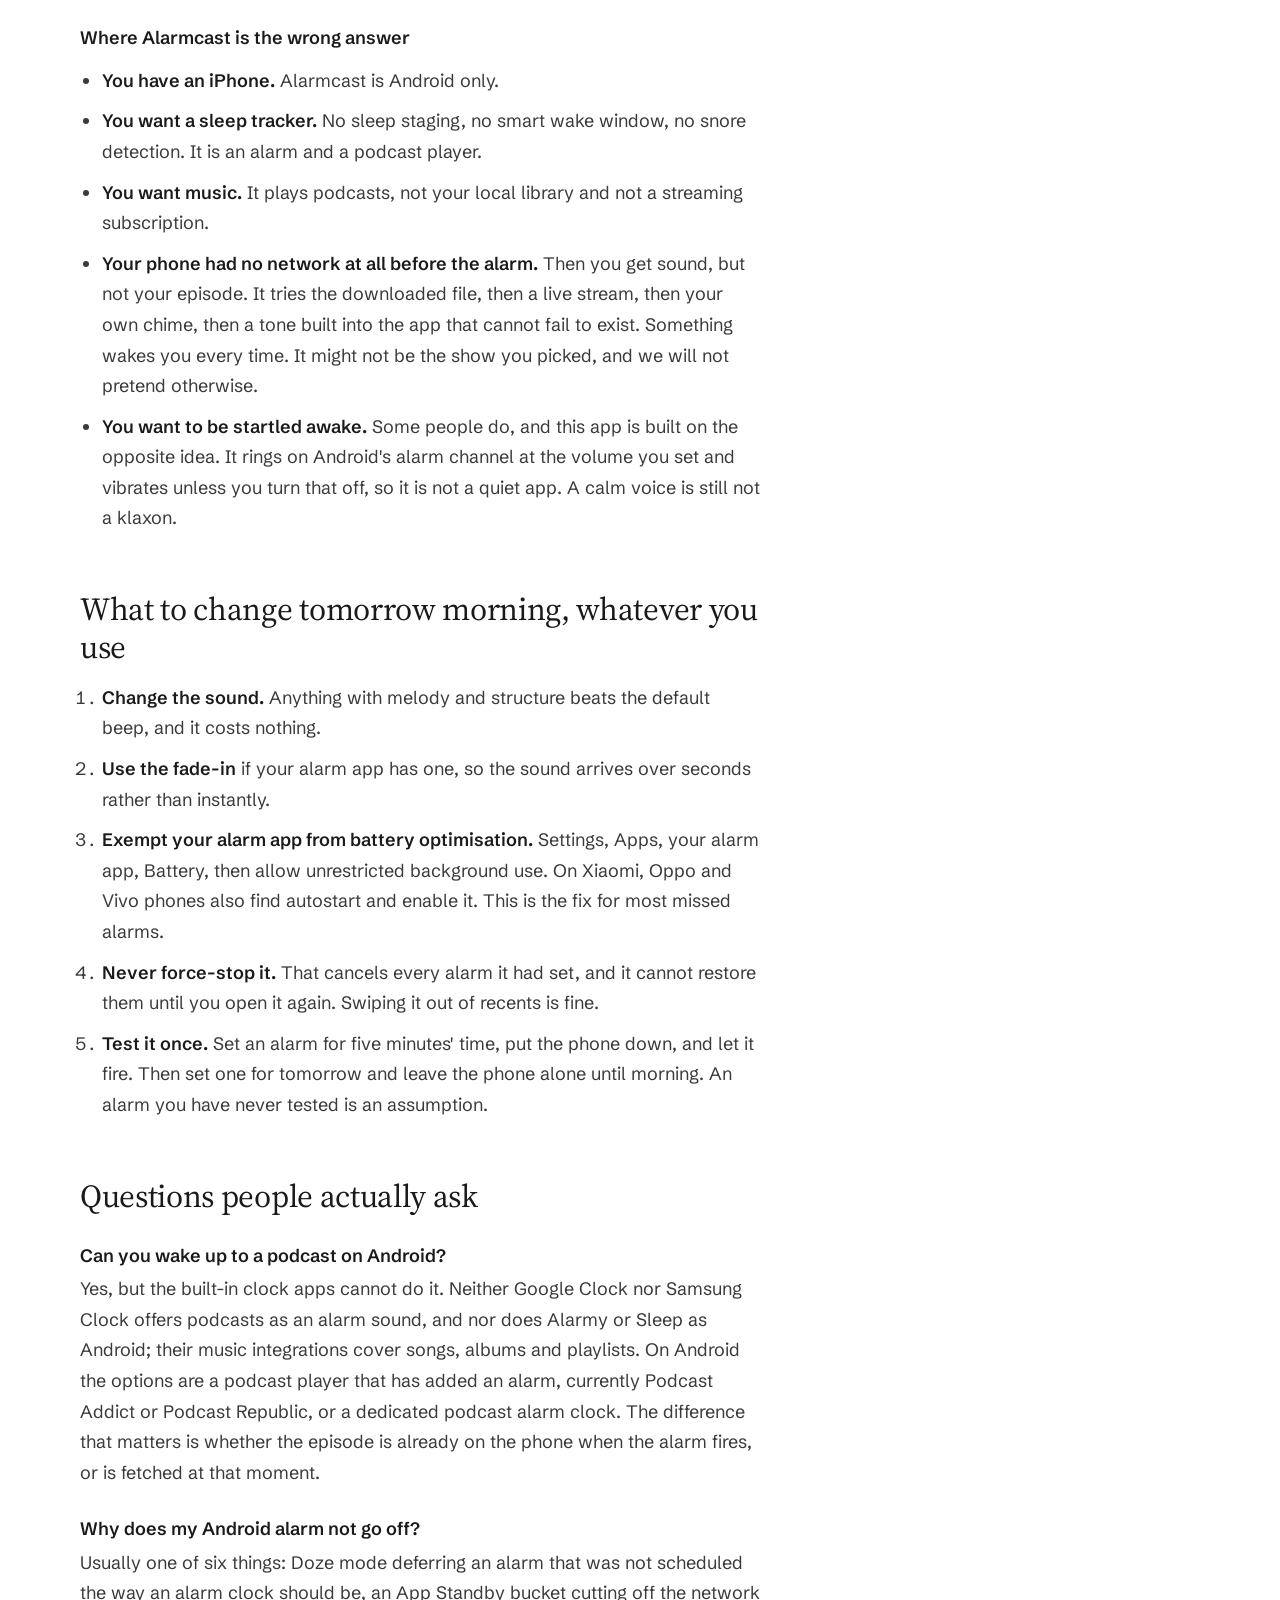
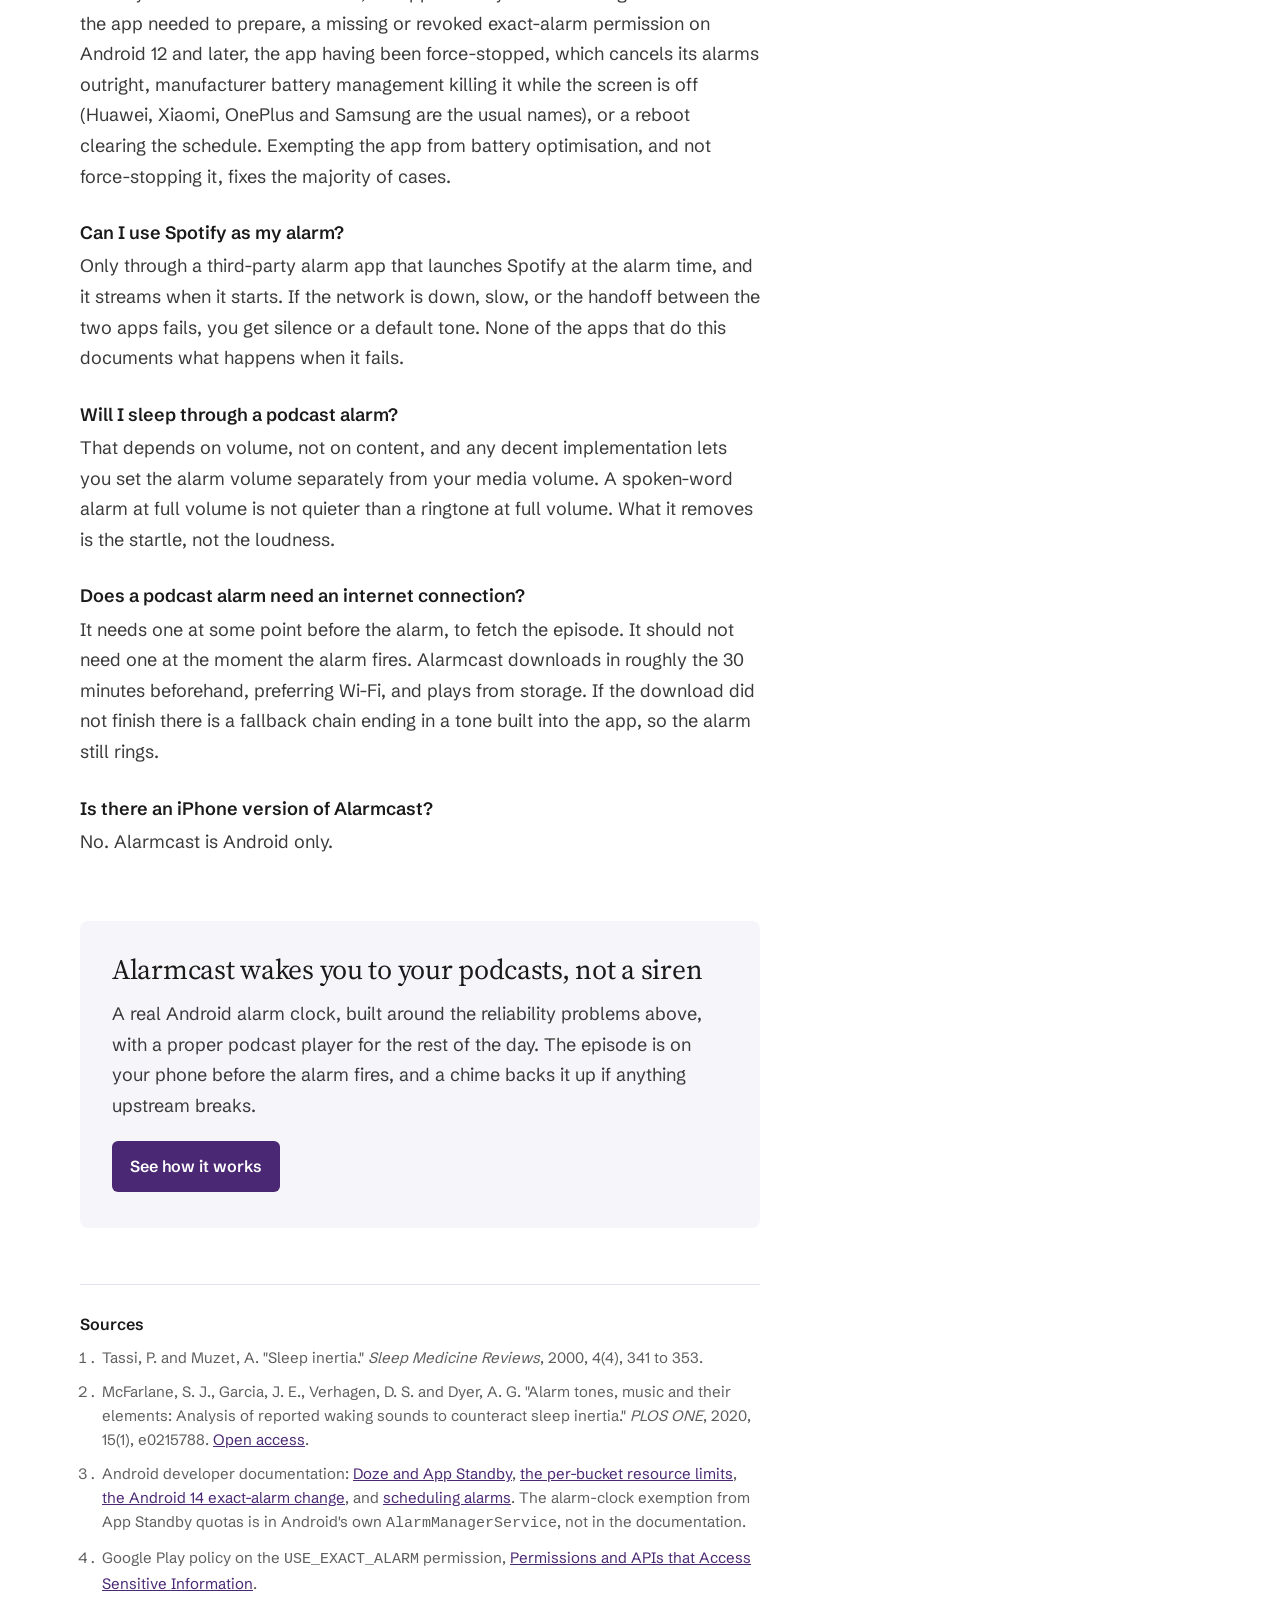
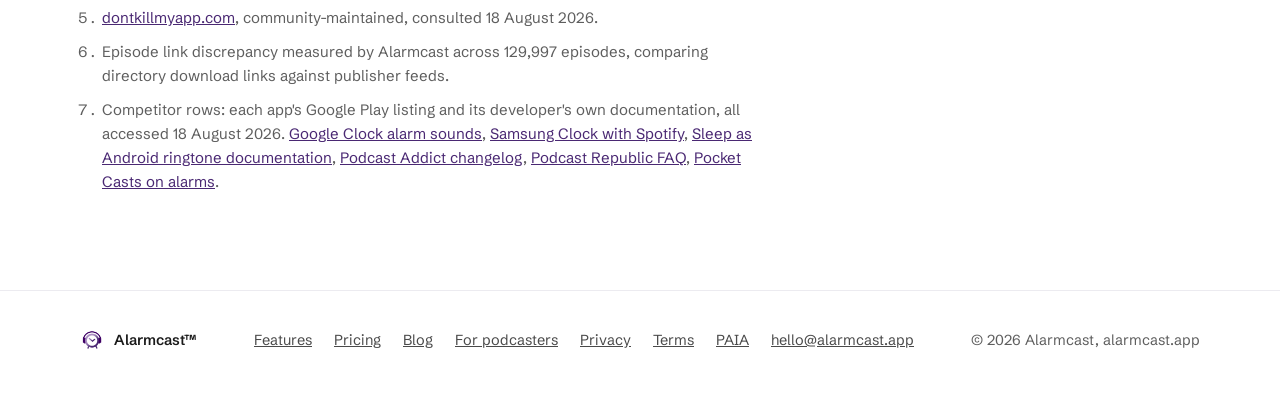
<file: blog/why-your-alarm-clock-ruins-your-morning/index.html>
<!doctype html>
<html lang="en">
<head>
<meta charset="UTF-8" />
<meta name="viewport" content="width=device-width, initial-scale=1.0" />
<title>Why your alarm clock ruins your morning, and what to do about it</title>
<meta name="description" content="A harsh alarm wakes you badly and Android alarms fail more often than they should. What the research says about jarring wake-up sounds, why alarms on Android miss, and an honest comparison of every way to wake up to a podcast, the radio or the news." />
<meta name="theme-color" content="#FFFFFF" />
<link rel="canonical" href="https://alarmcast.app/blog/why-your-alarm-clock-ruins-your-morning/" />
<link rel="icon" type="image/png" sizes="512x512" href="/assets/favicon.png" />
<link rel="icon" sizes="any" href="/favicon.ico" />
<link rel="apple-touch-icon" href="/assets/apple-touch-icon.png" />
<meta property="og:type" content="article" />
<meta property="og:title" content="Why your alarm clock ruins your morning, and what to do about it" />
<meta property="og:description" content="What the research says about harsh wake-up sounds, why Android alarms miss, and an honest comparison of every way to wake up to a podcast." />
<meta property="og:url" content="https://alarmcast.app/blog/why-your-alarm-clock-ruins-your-morning/" />
<meta property="og:image" content="https://alarmcast.app/assets/og-image.png" />
<meta property="og:image:width" content="1200" />
<meta property="og:image:height" content="630" />
<meta property="og:image:alt" content="The Alarmcast app icon and name." />
<meta property="article:published_time" content="2026-08-21" />
<meta property="article:modified_time" content="2026-08-21" />
<meta name="twitter:card" content="summary_large_image" />
  <link rel="preload" href="/assets/fonts/source-serif-4-latin.woff2" as="font" type="font/woff2" crossorigin>
  <link rel="preload" href="/assets/fonts/schibsted-grotesk-latin.woff2" as="font" type="font/woff2" crossorigin>
  <link rel="stylesheet" href="/assets/site.css">
  <style>
.art h2{margin:56px 0 0;font-family:'Source Serif 4',Georgia,serif;font-weight:400;font-size:clamp(26px,2.8vw,32px);line-height:1.2;letter-spacing:-0.01em;color:#1A1A1A}
.art h3{margin:28px 0 0;font-size:18px;font-weight:600;line-height:1.4;color:#1A1A1A}
.art p{margin:16px 0 0}
.art ul{margin:16px 0 0;padding:0 0 0 22px}
.art li{margin:10px 0 0}
.art b{font-weight:600;color:#1A1A1A}
  </style>
</head>
<body>
<div style="background: #FFFFFF; color: #1A1A1A; font-family: 'Schibsted Grotesk', system-ui, sans-serif; font-size: 17px; line-height: 1.6">

<div style="max-width: 1120px; margin: 0 auto; padding: 20px 24px; display: flex; flex-wrap: wrap; gap: 12px 16px; align-items: center; justify-content: space-between">
<a href="/" style="display: flex; align-items: center; gap: 10px; color: #1A1A1A; text-decoration: none; min-height: 44px">
<img src="/assets/apple-touch-icon.png" alt="" style="width: 32px; height: 32px; border-radius: 8px; display: block">
<span style="font-size: 18px; font-weight: 600">Alarmcast™</span>
</a>
<div class="nav-links" style="flex-wrap: wrap; gap: 0 24px; font-size: 15px">
<a href="/podcasters/" style="color: #1A1A1A; text-decoration: none; padding: 10px 0; font-weight: 500">For podcasters</a>
<a href="/#how" style="color: #4A4A4A; text-decoration: none; padding: 10px 0">How it works</a>
<a href="/#reliable" style="color: #4A4A4A; text-decoration: none; padding: 10px 0">Reliability</a>
<a href="/#features" style="color: #4A4A4A; text-decoration: none; padding: 10px 0">Features</a>
<a href="/#discover" style="color: #4A4A4A; text-decoration: none; padding: 10px 0">Discover</a>
<a href="/#pricing" style="color: #4A4A4A; text-decoration: none; padding: 10px 0">Pricing</a>
</div>
<div style="display: flex; gap: 12px 20px; align-items: center">
<a href="https://play.google.com/store/apps/details?id=com.alarmcast.app&amp;referrer=utm_source%3Dalarmcast.app%26utm_campaign%3Dwebsite" style="background: #4A2873; color: #FFFFFF; text-decoration: none; font-size: 15px; font-weight: 600; padding: 11px 16px; border-radius: 6px">Get the app</a>
<a href="/gift/" class="nav-gift" style="font-size: 15px; text-underline-offset: 3px; padding: 10px 0">Gift code?</a>
<button type="button" class="nav-menu-btn" aria-label="Menu" aria-expanded="false" aria-controls="mobile-nav" style="width: 44px; height: 44px; align-items: center; justify-content: center; border: 1px solid #E2E0EA; background: #FFFFFF; border-radius: 6px; cursor: pointer; color: #1A1A1A; padding: 0">
<svg width="20" height="20" viewBox="0 0 24 24" aria-hidden="true"><path d="M4 7h16M4 12h16M4 17h16" fill="none" stroke="currentColor" stroke-width="2" stroke-linecap="round"></path></svg>
</button>
</div>
</div>
<div id="mobile-nav" class="nav-panel" hidden style="display: flex; flex-direction: column; padding: 4px 24px 16px; border-bottom: 1px solid #ECEBF0; font-size: 17px">
<a href="/podcasters/" style="color: #1A1A1A; text-decoration: none; padding: 12px 0; font-weight: 500">For podcasters</a>
<a href="/#how" style="color: #1A1A1A; text-decoration: none; padding: 12px 0">How it works</a>
<a href="/#reliable" style="color: #1A1A1A; text-decoration: none; padding: 12px 0">Reliability</a>
<a href="/#features" style="color: #1A1A1A; text-decoration: none; padding: 12px 0">Features</a>
<a href="/#discover" style="color: #1A1A1A; text-decoration: none; padding: 12px 0">Discover</a>
<a href="/#pricing" style="color: #1A1A1A; text-decoration: none; padding: 12px 0">Pricing</a>
<a href="/gift/" style="text-underline-offset: 3px; padding: 12px 0">Gift code?</a>
</div>

<div style="max-width: 1120px; margin: 0 auto; padding: 40px 24px 96px">
<div class="art" style="max-width: 680px; font-size: 18px; line-height: 1.7; color: #3A3A3A">
<p style="margin: 0; font-size: 14.5px; color: #5E5E5E"><a href="/" style="color: #5E5E5E">Home</a> / <a href="/blog/" style="color: #5E5E5E">Blog</a> / Why your alarm ruins your morning</p>
<h1 style="margin: 24px 0 0; font-family: 'Source Serif 4', Georgia, serif; font-weight: 400; font-size: clamp(36px, 4.6vw, 54px); line-height: 1.08; letter-spacing: -0.01em; color: #1A1A1A">Why your alarm clock ruins your morning, and what to do about it</h1>
<p style="margin: 20px 0 0; font-size: 21px; line-height: 1.5; color: #4A4A4A">Harsh alarms wake you badly, and on Android they also miss more often than they should. The fix is the clock radio, and it is worth knowing exactly why that worked.</p>
<p style="margin: 20px 0 0; font-size: 14.5px; color: #5E5E5E"><b style="color: #1A1A1A">By the Alarmcast team</b>, published 21 August 2026, about 15 minutes</p>

<p style="margin-top: 40px">Ask people what they miss about clock radios and nobody mentions sound quality. They say they woke up to someone talking.</p>
<p>Two presenters mid-argument about the football, somebody reading the traffic for a road you never drove on, a jingle you had heard nine hundred times. None of it aimed at you, which is why it worked. The day was already running and you had woken up inside it.</p>
<p>The phone on your nightstand makes a noise until you make it stop. Then the house is quiet again, with you as the only person in it who is awake.</p>

<div style="margin-top: 32px; background: #F7F3F9; border-radius: 8px; padding: 24px 28px 28px">
<p style="margin: 0; font-size: 15px; font-weight: 600; color: #4A2873">The short answer</p>
<p style="margin: 10px 0 0">A loud, abrupt alarm triggers a startle response and drops you straight into sleep inertia, the groggy, slow-thinking state that follows a sudden waking. Published research on the sounds people set as alarms found melodic sounds associated with less reported grogginess and melodically neutral sounds with more, which is why gentle tones, music and spoken word are better wake-up material than a siren.</p>
<p>The old fix was the clock radio, and it worked because you woke to people talking rather than to a machine. A podcast alarm is that, with the voices chosen by you and a new episode every morning. Reliability is the hard part. On Android, Doze mode, per-manufacturer battery managers, the exact-alarm permission changes and a force-stop all end in an alarm that does not ring. A gentle alarm that does not go off is worse than a harsh one that does.</p>
</div>

<h2>What a jarring alarm actually does to you</h2>
<p>A sudden loud sound while you are asleep sets off the acoustic startle response: heart rate jumps, muscles tense, and you surface out of whatever sleep stage you were in with no warning. That is the mechanism we have relied on for a century, and it is closer to fright than to waking.</p>
<p>What follows is <b>sleep inertia</b>, the impaired alertness, slow reactions and poor decisions that come immediately after waking. The sleep literature calls it a transitional state of lowered arousal that degrades performance,<sup>1</sup> and researchers put the window at up to four hours.<sup>2</sup> Everyone gets it, every morning. The sound you wake to does seem to change how bad it is: in an analysis of the sounds people set as their alarms, melodic sounds were linked to reports of <i>less</i> sleep inertia and melodically neutral sounds to reports of <i>more</i>, with the authors pointing at melody and rhythm rather than volume.<sup>2</sup></p>

<h2>Why spoken word wakes people differently</h2>
<p>A standard alarm has one setting: off, then maximum. A gradual alarm crosses that boundary over minutes instead of milliseconds, so the startle response never fires and you are already surfacing when the alarm proper arrives. Alarmcast fades an ambient bed up from silence beforehand for that reason, birdsong by default.</p>
<p>Spoken word does something else again, and it shows up in what you do next. A siren gives you nothing to do except switch it off, which is why hitting snooze is so automatic that most people do not remember doing it. A voice gives your attention somewhere to go, and staying in bed to hear the end of something tends to end with you getting up.</p>
<p>None of which means a podcast cures sleep inertia, because nothing does. It means the sound you wake to is one of the few things about your morning you control completely, and most of us have never once changed it from whatever the phone shipped with.</p>

<h2>Why Android alarms do not go off</h2>
<p>On Android, "my alarm did not go off" is a real and well-documented failure with six causes. Five are documented by Google or visible in Android's own source. The sixth is documented only by the developers who ran into it, because the manufacturers responsible do not write it down.</p>

<h3>1. Doze mode</h3>
<p>Since Android 6.0, a phone left unplugged, stationary and with the screen off enters Doze, which defers background work to periodic maintenance windows. Alarms scheduled the ordinary way get deferred with everything else, including the one confusingly named <code>setExact()</code>. Android documents a separate method for alarm clocks, which the system leaves Doze to deliver. An app that did not use it fires late or not at all on a phone that sat still all night, which is every phone, every night.</p>

<h3>2. App Standby buckets</h3>
<p>Since Android 9, Android sorts apps by how often you open them and rations the rest: 10 alarms an hour in the working set, two in the frequent bucket, one in the rare bucket, one a day in the restricted bucket. The bottom two lose network access altogether.</p>
<p>Alarm-clock alarms are <b>exempt</b> from those quotas in Android's own alarm service, so a properly built alarm is never rationed to one an hour. The jobs and network around it are not exempt, and those are what fetch your audio. What the bucket usually takes is the download that was meant to give the alarm something to play.</p>

<h3>3. The exact-alarm permission changes</h3>
<p>Android 12 introduced a user-revocable permission for scheduling exact alarms. Android 13 added a second one, granted at install and reserved for apps whose core function needs precise timing; Google Play limits it to alarm and timer apps and to calendars that show event notifications, and reviews the apps that ask. From Android 14 the first permission is denied by default for newly installed apps targeting Android 13 or higher, so someone has to grant it in Settings. Google grants the install-time permission to alarm and timer apps, so a media app with an alarm bolted on has to ask you for the revocable one instead.</p>
<p>There is also a trap for people who have done nothing wrong. Move to a new phone and restore from a backup, and the permission does not come back with your apps. The alarm looks fine in the app and is no longer exact.</p>

<h3>4. Force-stop, which is more common than it sounds</h3>
<p>Force-stopping an app, from Settings or with a task killer, cancels every alarm it had scheduled. It cannot re-arm on its own either, because the boot broadcast it would use is withheld until a person opens it again. Swiping it out of the recents list is fine; the Force stop button in Settings is the one that clears the schedule.</p>

<h3>5. The manufacturers, who are the worst offender</h3>
<p>Manufacturers layer their own battery management on top of Android's, and theirs is harsher. <a href="https://dontkillmyapp.com" rel="nofollow">dontkillmyapp.com</a>, the community reference, puts Huawei, Xiaomi, OnePlus and Samsung in its worst tier, Oppo just behind, Vivo behind that. Several kill an app outright while the screen is off, alarms and all, under names like autostart management or adaptive battery. Developers and users compile that site rather than the manufacturers, so read it as the best available map rather than a vendor statement.</p>

<h3>6. Rebooting</h3>
<p>Android cancels every scheduled alarm when a device shuts down, so an app has to notice it has started again and set them all back. If your phone updated itself at 3 am and the app does not handle that, your alarm is gone.</p>
<p>So when you read a review calling an alarm app unreliable, it is usually one of these six, and usually not the one the reviewer guessed.</p>

<h2>The extra problem with waking to a podcast</h2>
<p>A ringtone is a file inside the app and cannot go missing. An episode is a URL on someone else's server, and at 6 am it might be gone, moved, or slow.</p>
<div style="margin-top: 28px; display: flex; flex-wrap: wrap; gap: 8px 28px; align-items: baseline">
<p style="margin: 0; font-family: 'Source Serif 4', Georgia, serif; font-size: 56px; line-height: 1; color: #4A2873">9.4%</p>
<p style="margin: 0; flex: 1 1 320px; min-width: 0">Nearly one episode in eleven has a different download link in the public podcast directory than in the publisher's own feed. Most of those still play. You cannot tell which ones are broken until the morning you need one. Measured by us across the 129,997 episodes present in both sources.</p>
</div>
<p style="margin-top: 28px">Captive Wi-Fi, the hotel and airport kind, answers a download request with its own login page, which looks like a valid file until you check that the bytes are audio. Media players report that playback started before any sound comes out of the speaker. Episodes occasionally turn out to be enormous.</p>
<p>So there is one question to ask of any wake-up-to-audio setup, and it is the one the marketing pages avoid: <b>what does it do at 6 am when the connection is bad?</b> Anything that starts fetching audio at that moment is betting your morning on your network. Silence, a spinner and a default beep are the same outcome to someone who needed to be at work.</p>

<h2 id="compare">Your options, compared honestly</h2>
<p>We read the Google Play listing and the developer's own documentation for every app that could plausibly wake you to spoken audio on Android. Listings change, so the table is dated: <b>checked 18 August 2026</b>. Of the big podcast players, only two ship an alarm at all.</p>

<h3>What a sound picker gives you, and where it stops</h3>
<p>Most of the apps below hand you a list of sounds, and Google Clock's list is a good one: hundreds of tones, any audio file you own, and a track from Spotify or YouTube Music if you connect an account. If you still wake to the factory beep, change it. That costs nothing and it is the biggest improvement available to you. The one thing none of them can do is talk to you. You choose a sound, the sound plays at you tomorrow morning, you switch it off, and that is the whole of it.</p>
<p>Two apps in the table go further and start playing a podcast at a time you choose, which reads like the same feature and behaves differently at six in the morning. Android keeps alarm audio on its own channel with its own volume, which is why an alarm can be loud while your music is quiet, and why Do Not Disturb has a switch for letting alarms through. Alarm apps can also throw a full screen over the lock screen with the time and a snooze button on it, and since Android 14 that belongs to apps whose job is alarms or phone calls. Scheduled playback goes out on the ordinary media channel instead, at whatever volume you left it at with headphones on the night before. Podcast Addict's own release notes are straight about the rest: without an extra permission the audio starts, but there is no screen showing the time and no way to snooze, so you are hunting through the notification shade to stop it.</p>

<div style="margin-top: 28px; overflow-x: auto"><table style="width: 100%; min-width: 560px; border-collapse: collapse; font-size: 15px; line-height: 1.45">
<thead>
<tr><th style="padding: 10px 12px 10px 0; text-align: left; vertical-align: top; border-top: 1px solid #E6E1EA; font-weight: 600; color: #1A1A1A">App</th><th style="padding: 10px 12px 10px 0; text-align: left; vertical-align: top; border-top: 1px solid #E6E1EA; font-weight: 600; color: #1A1A1A">Wakes you to a podcast</th><th style="padding: 10px 12px 10px 0; text-align: left; vertical-align: top; border-top: 1px solid #E6E1EA; font-weight: 600; color: #1A1A1A">If the network is bad at 6 am</th><th style="padding: 10px 12px 10px 0; text-align: left; vertical-align: top; border-top: 1px solid #E6E1EA; font-weight: 600; color: #1A1A1A">What the developer documents</th></tr>
</thead>
<tbody>
<tr>
<th style="padding: 10px 12px 10px 0; text-align: left; vertical-align: top; border-top: 1px solid #E6E1EA; font-weight: 600; color: #1A1A1A">Google Clock</th>
<td style="padding: 10px 12px 10px 0; text-align: left; vertical-align: top; border-top: 1px solid #E6E1EA">No</td>
<td style="padding: 10px 12px 10px 0; text-align: left; vertical-align: top; border-top: 1px solid #E6E1EA">Not stated</td>
<td style="padding: 10px 12px 10px 0; text-align: left; vertical-align: top; border-top: 1px solid #E6E1EA">A sound picker, and a good one: a large built-in library, your own audio files, and a song from YouTube Music, Pandora, Spotify or Calm, though picking a specific track rather than a playlist needs a paid account on the service. Podcasts are not among the options.</td>
</tr>
<tr>
<th style="padding: 10px 12px 10px 0; text-align: left; vertical-align: top; border-top: 1px solid #E6E1EA; font-weight: 600; color: #1A1A1A">Samsung Clock</th>
<td style="padding: 10px 12px 10px 0; text-align: left; vertical-align: top; border-top: 1px solid #E6E1EA">No</td>
<td style="padding: 10px 12px 10px 0; text-align: left; vertical-align: top; border-top: 1px solid #E6E1EA">Not stated</td>
<td style="padding: 10px 12px 10px 0; text-align: left; vertical-align: top; border-top: 1px solid #E6E1EA">Ringtones, your own files, a Spotify playlist, or the Bixby alarm, which reads out the time, weather and news. That is a briefing rather than a show you chose.</td>
</tr>
<tr>
<th style="padding: 10px 12px 10px 0; text-align: left; vertical-align: top; border-top: 1px solid #E6E1EA; font-weight: 600; color: #1A1A1A">Alarmy</th>
<td style="padding: 10px 12px 10px 0; text-align: left; vertical-align: top; border-top: 1px solid #E6E1EA">No</td>
<td style="padding: 10px 12px 10px 0; text-align: left; vertical-align: top; border-top: 1px solid #E6E1EA">n/a</td>
<td style="padding: 10px 12px 10px 0; text-align: left; vertical-align: top; border-top: 1px solid #E6E1EA">A large built-in sound library and your own files. No streaming service integration of any kind is documented.</td>
</tr>
<tr>
<th style="padding: 10px 12px 10px 0; text-align: left; vertical-align: top; border-top: 1px solid #E6E1EA; font-weight: 600; color: #1A1A1A">Sleep as Android</th>
<td style="padding: 10px 12px 10px 0; text-align: left; vertical-align: top; border-top: 1px solid #E6E1EA">No</td>
<td style="padding: 10px 12px 10px 0; text-align: left; vertical-align: top; border-top: 1px solid #E6E1EA">30 seconds of nothing, then a ringtone</td>
<td style="padding: 10px 12px 10px 0; text-align: left; vertical-align: top; border-top: 1px solid #E6E1EA">Nature sounds, your files, internet radio and Spotify albums or playlists. The manual is unusually honest: at alarm time the app spends up to 30 seconds trying to connect, and rings a local ringtone if it cannot. That is the streaming failure mode, described by the people who built it.</td>
</tr>
<tr>
<th style="padding: 10px 12px 10px 0; text-align: left; vertical-align: top; border-top: 1px solid #E6E1EA; font-weight: 600; color: #1A1A1A">MixerBox Music Alarm Clock</th>
<td style="padding: 10px 12px 10px 0; text-align: left; vertical-align: top; border-top: 1px solid #E6E1EA">In passing</td>
<td style="padding: 10px 12px 10px 0; text-align: left; vertical-align: top; border-top: 1px solid #E6E1EA">Not stated</td>
<td style="padding: 10px 12px 10px 0; text-align: left; vertical-align: top; border-top: 1px solid #E6E1EA">A music alarm with over half a million installs, and the first result Play gives you for "podcast alarm clock". Its listing offers a song, music or podcast as your alarm sound without saying where the podcasts come from or whether they are fetched in advance.</td>
</tr>
<tr>
<th style="padding: 10px 12px 10px 0; text-align: left; vertical-align: top; border-top: 1px solid #E6E1EA; font-weight: 600; color: #1A1A1A">Podcast Addict</th>
<td style="padding: 10px 12px 10px 0; text-align: left; vertical-align: top; border-top: 1px solid #E6E1EA">Yes</td>
<td style="padding: 10px 12px 10px 0; text-align: left; vertical-align: top; border-top: 1px solid #E6E1EA">Not documented</td>
<td style="padding: 10px 12px 10px 0; text-align: left; vertical-align: top; border-top: 1px solid #E6E1EA">A long-established podcast manager with a genuine alarm, tucked into the navigation drawer of an app that does thirty other things. Two changelog entries from 2021 and 2023 document it and nothing else does. No fallback is described anywhere: if the episode does not arrive, nothing says what happens instead.</td>
</tr>
<tr>
<th style="padding: 10px 12px 10px 0; text-align: left; vertical-align: top; border-top: 1px solid #E6E1EA; font-weight: 600; color: #1A1A1A">Podcast Republic</th>
<td style="padding: 10px 12px 10px 0; text-align: left; vertical-align: top; border-top: 1px solid #E6E1EA">Starts playback</td>
<td style="padding: 10px 12px 10px 0; text-align: left; vertical-align: top; border-top: 1px solid #E6E1EA">Not documented</td>
<td style="padding: 10px 12px 10px 0; text-align: left; vertical-align: top; border-top: 1px solid #E6E1EA">Schedules a podcast, radio station or playlist to begin at a set time. One sentence in the FAQ, and nothing anywhere about what happens if it does not.</td>
</tr>
<tr>
<th style="padding: 10px 12px 10px 0; text-align: left; vertical-align: top; border-top: 1px solid #E6E1EA; font-weight: 600; color: #1A1A1A">Pocket Casts</th>
<td style="padding: 10px 12px 10px 0; text-align: left; vertical-align: top; border-top: 1px solid #E6E1EA">No alarm</td>
<td style="padding: 10px 12px 10px 0; text-align: left; vertical-align: top; border-top: 1px solid #E6E1EA">n/a</td>
<td style="padding: 10px 12px 10px 0; text-align: left; vertical-align: top; border-top: 1px solid #E6E1EA">Has a support page whose entire purpose is to say it does not support an alarm feature, and might in future.</td>
</tr>
<tr>
<th style="padding: 10px 12px 10px 0; text-align: left; vertical-align: top; border-top: 1px solid #E6E1EA; font-weight: 600; color: #1A1A1A">AntennaPod</th>
<td style="padding: 10px 12px 10px 0; text-align: left; vertical-align: top; border-top: 1px solid #E6E1EA">No alarm</td>
<td style="padding: 10px 12px 10px 0; text-align: left; vertical-align: top; border-top: 1px solid #E6E1EA">n/a</td>
<td style="padding: 10px 12px 10px 0; text-align: left; vertical-align: top; border-top: 1px solid #E6E1EA">Declined deliberately, and the <a href="https://github.com/AntennaPod/AntennaPod/issues/2003" rel="nofollow">thread is worth reading</a>. A contributor had a working alarm built on Android's own clock app within days. The maintainer turned it down as a second app's worth of maintenance, then built a clock of his own, found it sometimes did not ring even on near-stock Android with battery protection on, and closed the request saying an alarm clock app does not mean anything if it is not totally reliable.</td>
</tr>
<tr>
<th style="padding: 10px 12px 10px 0; text-align: left; vertical-align: top; border-top: 1px solid #E6E1EA; font-weight: 600; color: #1A1A1A">Castbox, Player FM, Podbean</th>
<td style="padding: 10px 12px 10px 0; text-align: left; vertical-align: top; border-top: 1px solid #E6E1EA">No alarm</td>
<td style="padding: 10px 12px 10px 0; text-align: left; vertical-align: top; border-top: 1px solid #E6E1EA">n/a</td>
<td style="padding: 10px 12px 10px 0; text-align: left; vertical-align: top; border-top: 1px solid #E6E1EA">All three publish full feature lists with a sleep timer on them and no alarm anywhere. Worth checking which of the two you are looking at, since the names are similar and they do opposite jobs.</td>
</tr>
<tr>
<th style="padding: 10px 12px 10px 0; text-align: left; vertical-align: top; border-top: 1px solid #E6E1EA; font-weight: 600; color: #1A1A1A">Radio alarm apps</th>
<td style="padding: 10px 12px 10px 0; text-align: left; vertical-align: top; border-top: 1px solid #E6E1EA">Radio, not podcasts</td>
<td style="padding: 10px 12px 10px 0; text-align: left; vertical-align: top; border-top: 1px solid #E6E1EA">A built-in beep</td>
<td style="padding: 10px 12px 10px 0; text-align: left; vertical-align: top; border-top: 1px solid #E6E1EA">Several exist, some not updated in years. Live radio cannot be downloaded in advance, so every one of them ships a fallback file for when the stream fails. Their own answer to the problem is a beep.</td>
</tr>
<tr>
<th style="padding: 10px 12px 10px 0; text-align: left; vertical-align: top; border-top: 1px solid #E6E1EA; font-weight: 600; color: #1A1A1A">Alarmcast</th>
<td style="padding: 10px 12px 10px 0; text-align: left; vertical-align: top; border-top: 1px solid #E6E1EA">Yes</td>
<td style="padding: 10px 12px 10px 0; text-align: left; vertical-align: top; border-top: 1px solid #E6E1EA">Your episode still plays</td>
<td style="padding: 10px 12px 10px 0; text-align: left; vertical-align: top; border-top: 1px solid #E6E1EA">You wake to the show you chose, mid-conversation, the way a clock radio worked. It starts the second the alarm fires, because the episode is already on the phone. If it never arrived, the alarm falls back through a live stream, your own chime, and finally a tone built into the app. Android only.</td>
</tr>
</tbody>
</table></div>

<p style="margin-top: 28px">Two of the best-regarded podcast apps on Android have looked at this and said no. Pocket Casts publishes a page whose only purpose is to say it has no alarm, and AntennaPod's maintainer closed a four-year-old request after trying it himself. Waking someone up is a different problem from playing audio, which is why this is a separate app rather than a setting.</p>

<h3>Where Alarmcast is the wrong answer</h3>
<ul>
<li><b>You have an iPhone.</b> Alarmcast is Android only.</li>
<li><b>You want a sleep tracker.</b> No sleep staging, no smart wake window, no snore detection. It is an alarm and a podcast player.</li>
<li><b>You want music.</b> It plays podcasts, not your local library and not a streaming subscription.</li>
<li><b>Your phone had no network at all before the alarm.</b> Then you get sound, but not your episode. It tries the downloaded file, then a live stream, then your own chime, then a tone built into the app that cannot fail to exist. Something wakes you every time. It might not be the show you picked, and we will not pretend otherwise.</li>
<li><b>You want to be startled awake.</b> Some people do, and this app is built on the opposite idea. It rings on Android's alarm channel at the volume you set and vibrates unless you turn that off, so it is not a quiet app. A calm voice is still not a klaxon.</li>
</ul>

<h2>What to change tomorrow morning, whatever you use</h2>
<ol style="margin: 16px 0 0; padding: 0 0 0 22px">
<li><b>Change the sound.</b> Anything with melody and structure beats the default beep, and it costs nothing.</li>
<li><b>Use the fade-in</b> if your alarm app has one, so the sound arrives over seconds rather than instantly.</li>
<li><b>Exempt your alarm app from battery optimisation.</b> Settings, Apps, your alarm app, Battery, then allow unrestricted background use. On Xiaomi, Oppo and Vivo phones also find autostart and enable it. This is the fix for most missed alarms.</li>
<li><b>Never force-stop it.</b> That cancels every alarm it had set, and it cannot restore them until you open it again. Swiping it out of recents is fine.</li>
<li><b>Test it once.</b> Set an alarm for five minutes' time, put the phone down, and let it fire. Then set one for tomorrow and leave the phone alone until morning. An alarm you have never tested is an assumption.</li>
</ol>

<h2>Questions people actually ask</h2>
<h3>Can you wake up to a podcast on Android?</h3>
<p style="margin-top: 6px">Yes, but the built-in clock apps cannot do it. Neither Google Clock nor Samsung Clock offers podcasts as an alarm sound, and nor does Alarmy or Sleep as Android; their music integrations cover songs, albums and playlists. On Android the options are a podcast player that has added an alarm, currently Podcast Addict or Podcast Republic, or a dedicated podcast alarm clock. The difference that matters is whether the episode is already on the phone when the alarm fires, or is fetched at that moment.</p>
<h3>Why does my Android alarm not go off?</h3>
<p style="margin-top: 6px">Usually one of six things: Doze mode deferring an alarm that was not scheduled the way an alarm clock should be, an App Standby bucket cutting off the network the app needed to prepare, a missing or revoked exact-alarm permission on Android 12 and later, the app having been force-stopped, which cancels its alarms outright, manufacturer battery management killing it while the screen is off (Huawei, Xiaomi, OnePlus and Samsung are the usual names), or a reboot clearing the schedule. Exempting the app from battery optimisation, and not force-stopping it, fixes the majority of cases.</p>
<h3>Can I use Spotify as my alarm?</h3>
<p style="margin-top: 6px">Only through a third-party alarm app that launches Spotify at the alarm time, and it streams when it starts. If the network is down, slow, or the handoff between the two apps fails, you get silence or a default tone. None of the apps that do this documents what happens when it fails.</p>
<h3>Will I sleep through a podcast alarm?</h3>
<p style="margin-top: 6px">That depends on volume, not on content, and any decent implementation lets you set the alarm volume separately from your media volume. A spoken-word alarm at full volume is not quieter than a ringtone at full volume. What it removes is the startle, not the loudness.</p>
<h3>Does a podcast alarm need an internet connection?</h3>
<p style="margin-top: 6px">It needs one at some point before the alarm, to fetch the episode. It should not need one at the moment the alarm fires. Alarmcast downloads in roughly the 30 minutes beforehand, preferring Wi-Fi, and plays from storage. If the download did not finish there is a fallback chain ending in a tone built into the app, so the alarm still rings.</p>
<h3>Is there an iPhone version of Alarmcast?</h3>
<p style="margin-top: 6px">No. Alarmcast is Android only.</p>

<div style="margin-top: 64px; background: #F6F5F9; border-radius: 8px; padding: 32px 32px 36px">
<h2 style="margin: 0; font-size: 28px; line-height: 1.2">Alarmcast wakes you to your podcasts, not a siren</h2>
<p style="margin: 12px 0 0">A real Android alarm clock, built around the reliability problems above, with a proper podcast player for the rest of the day. The episode is on your phone before the alarm fires, and a chime backs it up if anything upstream breaks.</p>
<div style="margin-top: 20px; display: flex; flex-wrap: wrap; gap: 12px 24px; align-items: center">
<a href="/#how" style="display: inline-block; background: #4A2873; color: #FFFFFF; text-decoration: none; font-size: 16px; font-weight: 600; padding: 12px 18px; border-radius: 6px">See how it works</a>
</div>
</div>

<div style="margin-top: 56px; padding-top: 28px; border-top: 1px solid #E6E1EA; font-size: 15px; line-height: 1.6; color: #5E5E5E">
<h2 style="margin: 0; font-family: 'Schibsted Grotesk', system-ui, sans-serif; font-size: 16px; font-weight: 600; line-height: 1.4; letter-spacing: 0">Sources</h2>
<ol style="margin: 10px 0 0; padding: 0 0 0 22px">
<li>Tassi, P. and Muzet, A. "Sleep inertia." <i>Sleep Medicine Reviews</i>, 2000, 4(4), 341 to 353.</li>
<li>McFarlane, S. J., Garcia, J. E., Verhagen, D. S. and Dyer, A. G. "Alarm tones, music and their elements: Analysis of reported waking sounds to counteract sleep inertia." <i>PLOS ONE</i>, 2020, 15(1), e0215788. <a href="https://journals.plos.org/plosone/article?id=10.1371/journal.pone.0215788" rel="nofollow" style="color: #4A2873">Open access</a>.</li>
<li>Android developer documentation: <a href="https://developer.android.com/training/monitoring-device-state/doze-standby" rel="nofollow" style="color: #4A2873">Doze and App Standby</a>, <a href="https://developer.android.com/topic/performance/power/power-details" rel="nofollow" style="color: #4A2873">the per-bucket resource limits</a>, <a href="https://developer.android.com/about/versions/14/changes/schedule-exact-alarms" rel="nofollow" style="color: #4A2873">the Android 14 exact-alarm change</a>, and <a href="https://developer.android.com/develop/background-work/services/alarms/schedule" rel="nofollow" style="color: #4A2873">scheduling alarms</a>. The alarm-clock exemption from App Standby quotas is in Android's own <code>AlarmManagerService</code>, not in the documentation.</li>
<li>Google Play policy on the <code>USE_EXACT_ALARM</code> permission, <a href="https://support.google.com/googleplay/android-developer/answer/9888170#exact_alarm" rel="nofollow" style="color: #4A2873">Permissions and APIs that Access Sensitive Information</a>.</li>
<li><a href="https://dontkillmyapp.com" rel="nofollow" style="color: #4A2873">dontkillmyapp.com</a>, community-maintained, consulted 18 August 2026.</li>
<li>Episode link discrepancy measured by Alarmcast across 129,997 episodes, comparing directory download links against publisher feeds.</li>
<li>Competitor rows: each app's Google Play listing and its developer's own documentation, all accessed 18 August 2026. <a href="https://support.google.com/clock/answer/2840926" rel="nofollow" style="color: #4A2873">Google Clock alarm sounds</a>, <a href="https://www.samsung.com/us/support/answer/ANS10003417/" rel="nofollow" style="color: #4A2873">Samsung Clock with Spotify</a>, <a href="https://sleep.urbandroid.org/docs/alarms/ringtone.html" rel="nofollow" style="color: #4A2873">Sleep as Android ringtone documentation</a>, <a href="https://podcastaddict.com/changelog/2023_1" rel="nofollow" style="color: #4A2873">Podcast Addict changelog</a>, <a href="https://www.podcastrepublic.net/faqs" rel="nofollow" style="color: #4A2873">Podcast Republic FAQ</a>, <a href="https://support.pocketcasts.com/knowledge-base/alarm/" rel="nofollow" style="color: #4A2873">Pocket Casts on alarms</a>.</li>
</ol>
</div>
</div>
</div>

<div style="border-top: 1px solid #ECEBF0">
<div style="max-width: 1120px; margin: 0 auto; padding: 28px 24px 48px; display: flex; flex-wrap: wrap; gap: 16px 40px; align-items: center; justify-content: space-between; font-size: 14.5px; color: #5E5E5E">
<div style="display: flex; align-items: center; gap: 10px; color: #1A1A1A">
<img src="/assets/apple-touch-icon.png" alt="" style="width: 24px; height: 24px; border-radius: 6px; display: block">
<span style="font-weight: 600">Alarmcast™</span>
</div>
<div style="display: flex; flex-wrap: wrap; gap: 0 22px">
<a href="/#features" style="color: #4A4A4A; padding: 10px 0">Features</a>
<a href="/#pricing" style="color: #4A4A4A; padding: 10px 0">Pricing</a>
<a href="/blog/" style="color: #4A4A4A; padding: 10px 0">Blog</a>
<a href="/podcasters/" style="color: #4A4A4A; padding: 10px 0">For podcasters</a>
<a href="/privacy/" style="color: #4A4A4A; padding: 10px 0">Privacy</a>
<a href="/terms/" style="color: #4A4A4A; padding: 10px 0">Terms</a>
<a href="/paia/" style="color: #4A4A4A; padding: 10px 0">PAIA</a>
<a href="mailto:hello@alarmcast.app" style="color: #4A4A4A; padding: 10px 0">hello@alarmcast.app</a>
</div>
<span>© 2026 Alarmcast, alarmcast.app</span>
</div>
</div>

</div>
<script>
(function () {
  var btn = document.querySelector('.nav-menu-btn');
  var panel = document.getElementById('mobile-nav');
  if (!btn || !panel) return;
  btn.addEventListener('click', function () {
    var opening = panel.hasAttribute('hidden');
    if (opening) panel.removeAttribute('hidden'); else panel.setAttribute('hidden', '');
    btn.setAttribute('aria-expanded', opening ? 'true' : 'false');
  });
  panel.addEventListener('click', function (e) {
    if (e.target.closest('a')) { panel.setAttribute('hidden', ''); btn.setAttribute('aria-expanded', 'false'); }
  });
})();
</script>
<script type="application/ld+json">
{
  "@context": "https://schema.org",
  "@graph": [
    {
      "@type": "BlogPosting",
      "headline": "Why your alarm clock ruins your morning, and what to do about it",
      "description": "What the research says about harsh wake-up sounds, why Android alarms miss, and an honest comparison of every way to wake up to a podcast.",
      "datePublished": "2026-08-21",
      "dateModified": "2026-08-21",
      "author": { "@type": "Organization", "name": "Alarmcast", "url": "https://alarmcast.app" },
      "publisher": { "@type": "Organization", "name": "Alarmcast", "url": "https://alarmcast.app" },
      "mainEntityOfPage": "https://alarmcast.app/blog/why-your-alarm-clock-ruins-your-morning/",
      "inLanguage": "en"
    },
    {
      "@type": "BreadcrumbList",
      "itemListElement": [
        { "@type": "ListItem", "position": 1, "name": "Home", "item": "https://alarmcast.app/" },
        { "@type": "ListItem", "position": 2, "name": "Blog", "item": "https://alarmcast.app/blog/" },
        { "@type": "ListItem", "position": 3, "name": "Why your alarm clock ruins your morning" }
      ]
    },
    {
      "@type": "FAQPage",
      "mainEntity": [
        { "@type": "Question", "name": "Can you wake up to a podcast on Android?",
          "acceptedAnswer": { "@type": "Answer", "text": "Yes, but the built-in clock apps cannot do it. Neither Google Clock nor Samsung Clock offers podcasts as an alarm sound, and nor does Alarmy or Sleep as Android; their music integrations cover songs, albums and playlists. On Android the options are a podcast player that has added an alarm, currently Podcast Addict or Podcast Republic, or a dedicated podcast alarm clock. The difference that matters is whether the episode is already on the phone when the alarm fires, or is fetched at that moment." } },
        { "@type": "Question", "name": "Why does my Android alarm not go off?",
          "acceptedAnswer": { "@type": "Answer", "text": "Usually one of six things: Doze mode deferring an alarm that was not scheduled the way an alarm clock should be, an App Standby bucket cutting off the network the app needed to prepare, a missing or revoked exact-alarm permission on Android 12 and later, the app having been force-stopped, which cancels its alarms outright, manufacturer battery management killing it while the screen is off, or a reboot clearing the schedule. Exempting the app from battery optimisation, and not force-stopping it, fixes the majority of cases." } },
        { "@type": "Question", "name": "Can I use Spotify as my alarm?",
          "acceptedAnswer": { "@type": "Answer", "text": "Only through a third-party alarm app that launches Spotify at the alarm time, and it streams when it starts. If the network is down, slow, or the handoff between the two apps fails, you get silence or a default tone. None of the apps that do this documents what happens when it fails." } },
        { "@type": "Question", "name": "Will I sleep through a podcast alarm?",
          "acceptedAnswer": { "@type": "Answer", "text": "That depends on volume, not on content. Any decent implementation lets you set the alarm volume separately from your media volume. A spoken-word alarm at full volume is not quieter than a ringtone at full volume. What it removes is the startle, not the loudness." } },
        { "@type": "Question", "name": "Does a podcast alarm need an internet connection?",
          "acceptedAnswer": { "@type": "Answer", "text": "It needs one at some point before the alarm, to fetch the episode, but it should not need one at the moment the alarm fires. Alarmcast downloads in roughly the 30 minutes beforehand, preferring Wi-Fi, and plays from storage. If the download did not finish there is a fallback chain ending in a tone built into the app, so the alarm still rings." } },
        { "@type": "Question", "name": "Is there an iPhone version of Alarmcast?",
          "acceptedAnswer": { "@type": "Answer", "text": "No. Alarmcast is Android only." } }
      ]
    }
  ]
}
</script>
</body>
</html>
</file>
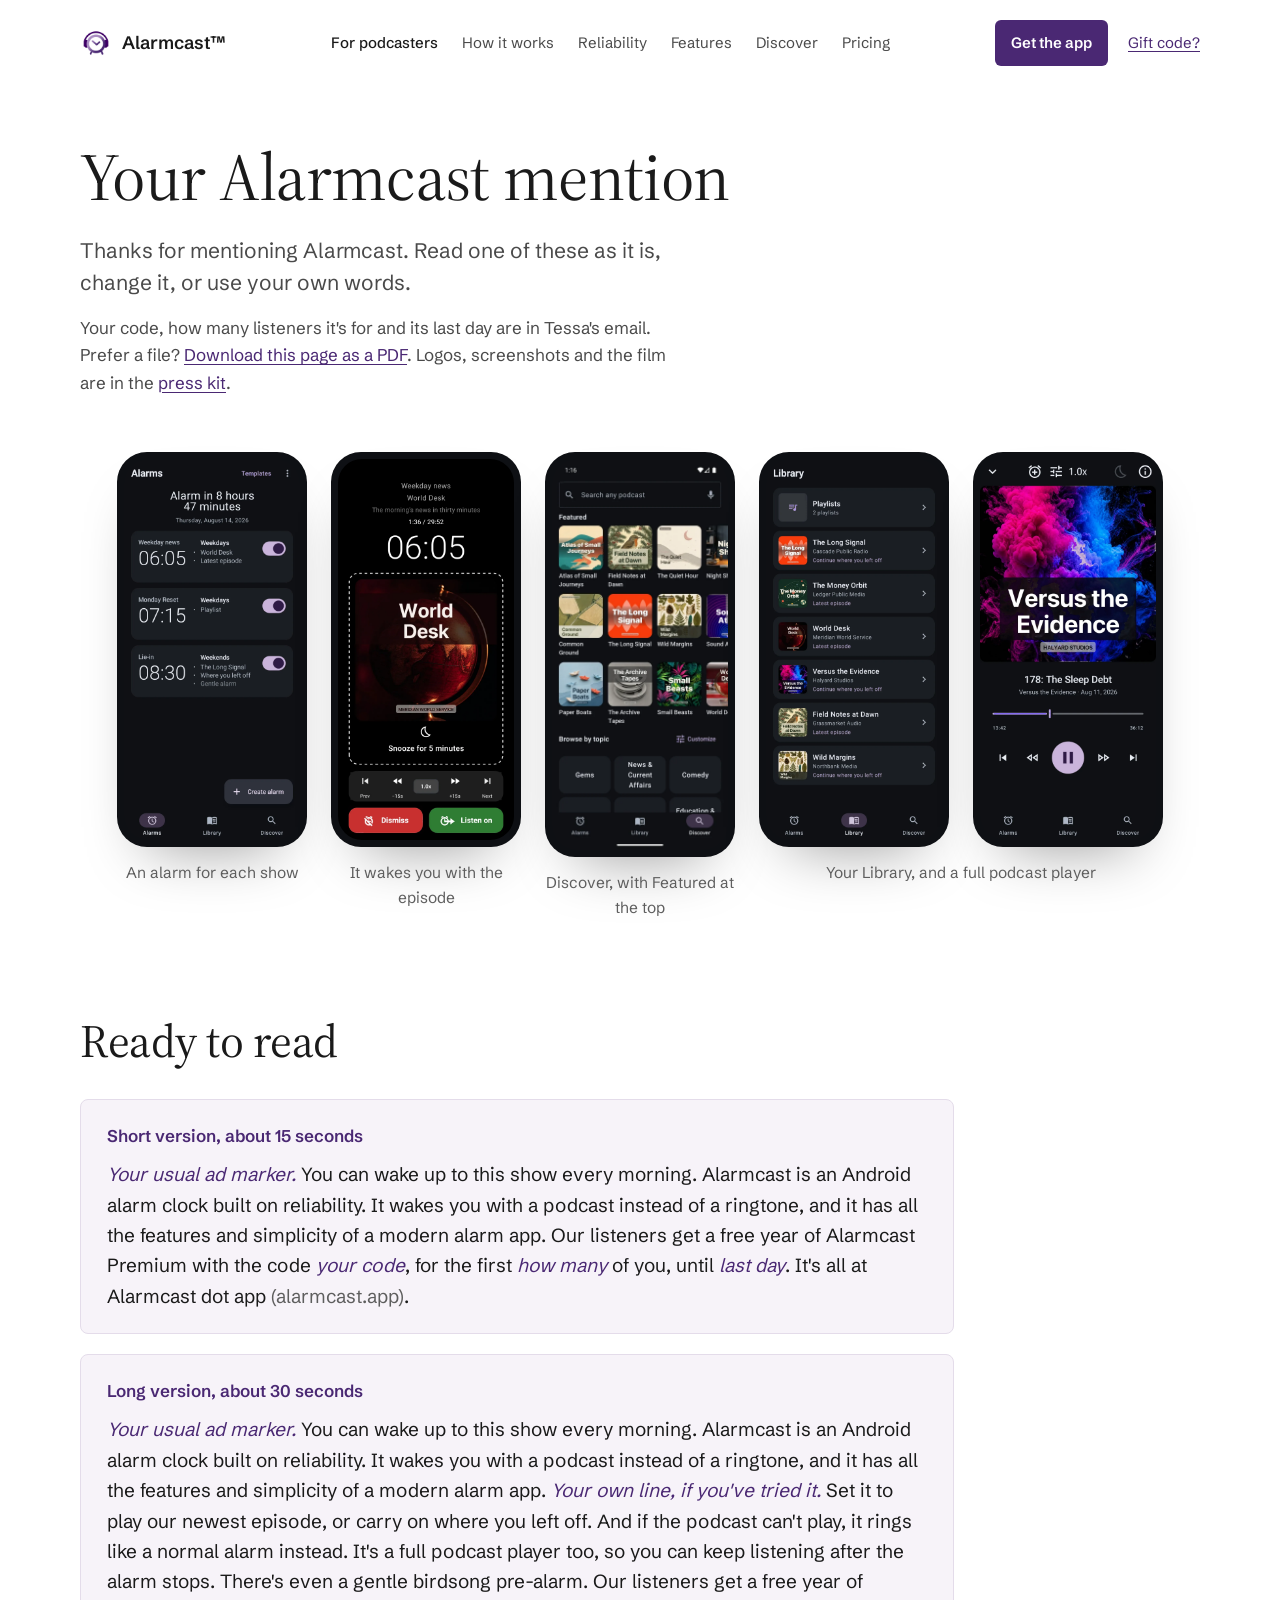
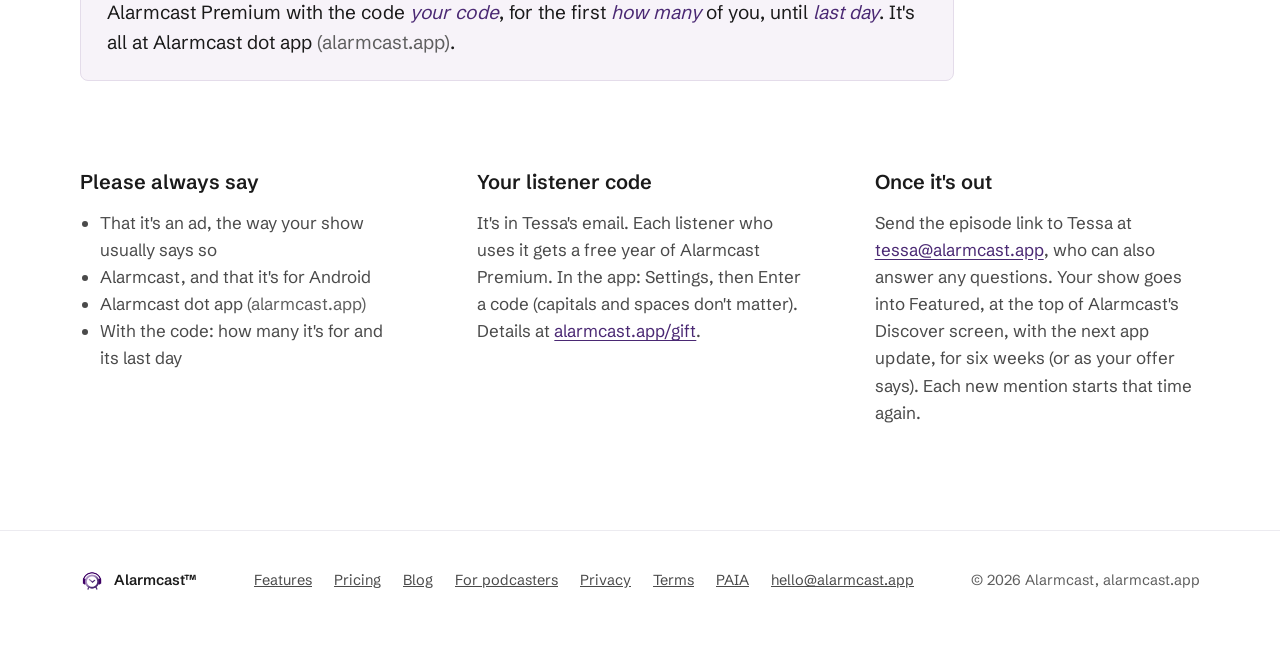
<file: podcasters/mention/index.html>
<!doctype html>
<html lang="en">
<head>
<meta charset="UTF-8" />
<meta name="viewport" content="width=device-width, initial-scale=1.0" />
<title>Your Alarmcast mention</title>
<meta name="description" content="Two ready-made ad reads for shows in Alarmcast's Featured row, with screenshots of the app." />
<meta name="robots" content="noindex" />
<meta name="theme-color" content="#FFFFFF" />
<link rel="canonical" href="https://alarmcast.app/podcasters/mention/" />
<link rel="icon" type="image/png" sizes="512x512" href="/assets/favicon.png" />
<link rel="icon" sizes="any" href="/favicon.ico" />
<link rel="apple-touch-icon" href="/assets/apple-touch-icon.png" />
  <link rel="preload" href="/assets/fonts/source-serif-4-latin.woff2" as="font" type="font/woff2" crossorigin>
  <link rel="preload" href="/assets/fonts/schibsted-grotesk-latin.woff2" as="font" type="font/woff2" crossorigin>
  <link rel="stylesheet" href="/assets/site.css">
  <style>
.read em,.blank{font-style:italic;color:#4A2873}
.url{color:#5E5E5E}
  </style>
</head>
<body>
<div style="background: #FFFFFF; color: #1A1A1A; font-family: 'Schibsted Grotesk', system-ui, sans-serif; font-size: 17px; line-height: 1.6">

<div style="max-width: 1120px; margin: 0 auto; padding: 20px 24px; display: flex; flex-wrap: wrap; gap: 12px 16px; align-items: center; justify-content: space-between">
<a href="/" style="display: flex; align-items: center; gap: 10px; color: #1A1A1A; text-decoration: none; min-height: 44px">
<img src="/assets/apple-touch-icon.png" alt="" style="width: 32px; height: 32px; border-radius: 8px; display: block">
<span style="font-size: 18px; font-weight: 600">Alarmcast™</span>
</a>
<div class="nav-links" style="flex-wrap: wrap; gap: 0 24px; font-size: 15px">
<a href="/podcasters/" style="color: #1A1A1A; text-decoration: none; padding: 10px 0; font-weight: 500">For podcasters</a>
<a href="/#how" style="color: #4A4A4A; text-decoration: none; padding: 10px 0">How it works</a>
<a href="/#reliable" style="color: #4A4A4A; text-decoration: none; padding: 10px 0">Reliability</a>
<a href="/#features" style="color: #4A4A4A; text-decoration: none; padding: 10px 0">Features</a>
<a href="/#discover" style="color: #4A4A4A; text-decoration: none; padding: 10px 0">Discover</a>
<a href="/#pricing" style="color: #4A4A4A; text-decoration: none; padding: 10px 0">Pricing</a>
</div>
<div style="display: flex; gap: 12px 20px; align-items: center">
<a href="https://play.google.com/store/apps/details?id=com.alarmcast.app&amp;referrer=utm_source%3Dalarmcast.app%26utm_campaign%3Dgift-codes" style="background: #4A2873; color: #FFFFFF; text-decoration: none; font-size: 15px; font-weight: 600; padding: 11px 16px; border-radius: 6px">Get the app</a>
<a href="/gift/" class="nav-gift" style="font-size: 15px; text-underline-offset: 3px; padding: 10px 0">Gift code?</a>
<button type="button" class="nav-menu-btn" aria-label="Menu" aria-expanded="false" aria-controls="mobile-nav" style="width: 44px; height: 44px; align-items: center; justify-content: center; border: 1px solid #E2E0EA; background: #FFFFFF; border-radius: 6px; cursor: pointer; color: #1A1A1A; padding: 0">
<svg width="20" height="20" viewBox="0 0 24 24" aria-hidden="true"><path d="M4 7h16M4 12h16M4 17h16" fill="none" stroke="currentColor" stroke-width="2" stroke-linecap="round"></path></svg>
</button>
</div>
</div>
<div id="mobile-nav" class="nav-panel" hidden style="display: flex; flex-direction: column; padding: 4px 24px 16px; border-bottom: 1px solid #ECEBF0; font-size: 17px">
<a href="/podcasters/" style="color: #1A1A1A; text-decoration: none; padding: 12px 0; font-weight: 500">For podcasters</a>
<a href="/#how" style="color: #1A1A1A; text-decoration: none; padding: 12px 0">How it works</a>
<a href="/#reliable" style="color: #1A1A1A; text-decoration: none; padding: 12px 0">Reliability</a>
<a href="/#features" style="color: #1A1A1A; text-decoration: none; padding: 12px 0">Features</a>
<a href="/#discover" style="color: #1A1A1A; text-decoration: none; padding: 12px 0">Discover</a>
<a href="/#pricing" style="color: #1A1A1A; text-decoration: none; padding: 12px 0">Pricing</a>
<a href="/gift/" style="text-underline-offset: 3px; padding: 12px 0">Gift code?</a>
</div>

<div style="max-width: 1120px; margin: 0 auto; padding: 56px 24px 0">
<h1 style="margin: 0; font-family: 'Source Serif 4', Georgia, serif; font-weight: 400; font-size: clamp(40px, 5.2vw, 68px); line-height: 1.04; letter-spacing: -0.01em">Your Alarmcast mention</h1>
<p style="margin: 24px 0 0; max-width: 46ch; font-size: 21px; line-height: 1.5; color: #4A4A4A">Thanks for mentioning Alarmcast. Read one of these as it is, change it, or use your own words.</p>
<p style="margin: 16px 0 0; max-width: 60ch; color: #4A4A4A">Your code, how many listeners it's for and its last day are in Tessa's email. Prefer a file? <a href="/podcasters/mention/alarmcast-ad-mention.pdf" style="text-underline-offset: 3px">Download this page as a PDF</a>. Logos, screenshots and the film are in the <a href="/press/" style="text-underline-offset: 3px">press kit</a>.</p>
</div>

<div style="max-width: 1120px; margin: 0 auto; padding: 56px 24px 0; display: flex; flex-wrap: wrap; gap: 40px 24px; justify-content: center; align-items: flex-start">
<figure style="margin: 0; flex: 0 1 190px; min-width: 150px"><div style="background: #0E1014; border-radius: 30px; padding: 7px; box-shadow: 0 30px 60px -30px rgba(0,0,0,0.4)"><img src="/assets/screens/alarms.webp" alt="The Alarms screen: three alarms, each set to a show or a playlist" style="width: 100%; display: block; border-radius: 24px"></div><figcaption style="margin: 14px 0 0; font-size: 15.5px; color: #5E5E5E; text-align: center">An alarm for each show</figcaption></figure>
<figure style="margin: 0; flex: 0 1 190px; min-width: 150px"><div style="background: #0E1014; border-radius: 30px; padding: 7px; box-shadow: 0 30px 60px -30px rgba(0,0,0,0.4)"><img src="/assets/screens/ring.webp" alt="An alarm ringing with a podcast episode, with Snooze, Dismiss and Listen on" style="width: 100%; display: block; border-radius: 24px"></div><figcaption style="margin: 14px 0 0; font-size: 15.5px; color: #5E5E5E; text-align: center">It wakes you with the episode</figcaption></figure>
<figure style="margin: 0; flex: 0 1 190px; min-width: 150px"><div style="background: #0E1014; border-radius: 30px; padding: 7px; box-shadow: 0 30px 60px -30px rgba(0,0,0,0.4)"><img src="/assets/screens/featured-atlas.webp" alt="The Discover screen, with the Featured row of podcast covers at the top" style="width: 100%; display: block; border-radius: 24px"></div><figcaption style="margin: 14px 0 0; font-size: 15.5px; color: #5E5E5E; text-align: center">Discover, with Featured at the top</figcaption></figure>
<figure style="margin: 0; flex: 0 1 404px; min-width: 300px"><div style="display: flex; gap: 24px">
<div style="flex: 1 1 0; min-width: 0"><div style="background: #0E1014; border-radius: 30px; padding: 7px; box-shadow: 0 30px 60px -30px rgba(0,0,0,0.4)"><img src="/assets/screens/library.webp" alt="The Library: followed shows, each set to its newest episode or where you left off" style="width: 100%; display: block; border-radius: 24px"></div></div>
<div style="flex: 1 1 0; min-width: 0"><div style="background: #0E1014; border-radius: 30px; padding: 7px; box-shadow: 0 30px 60px -30px rgba(0,0,0,0.4)"><img src="/assets/screens/player.webp" alt="The podcast player, playing an episode" style="width: 100%; display: block; border-radius: 24px"></div></div>
</div><figcaption style="margin: 14px 0 0; font-size: 15.5px; color: #5E5E5E; text-align: center">Your Library, and a full podcast player</figcaption></figure>
</div>

<div style="max-width: 1120px; margin: 0 auto; padding: 96px 24px 0">
<h2 style="margin: 0; font-family: 'Source Serif 4', Georgia, serif; font-weight: 400; font-size: clamp(32px, 3.6vw, 46px); line-height: 1.1; letter-spacing: -0.01em">Ready to read</h2>
<div class="read" style="margin: 32px 0 0; max-width: 820px; background: #F7F3F9; border: 1px solid #E4DCEA; border-radius: 8px; padding: 22px 26px">
<p style="margin: 0; font-weight: 600; color: #4A2873">Short version, about 15 seconds</p>
<p style="margin: 10px 0 0; font-size: 19px; line-height: 1.6; color: #1A1A1A"><em>Your usual ad marker.</em> You can wake up to this show every morning. Alarmcast is an Android alarm clock built on reliability. It wakes you with a podcast instead of a ringtone, and it has all the features and simplicity of a modern alarm app. Our listeners get a free year of Alarmcast Premium with the code <span class="blank">your code</span>, for the first <span class="blank">how many</span> of you, until <span class="blank">last day</span>. It's all at Alarmcast dot app <span class="url">(alarmcast.app)</span>.</p>
</div>
<div class="read" style="margin: 20px 0 0; max-width: 820px; background: #F7F3F9; border: 1px solid #E4DCEA; border-radius: 8px; padding: 22px 26px">
<p style="margin: 0; font-weight: 600; color: #4A2873">Long version, about 30 seconds</p>
<p style="margin: 10px 0 0; font-size: 19px; line-height: 1.6; color: #1A1A1A"><em>Your usual ad marker.</em> You can wake up to this show every morning. Alarmcast is an Android alarm clock built on reliability. It wakes you with a podcast instead of a ringtone, and it has all the features and simplicity of a modern alarm app. <em>Your own line, if you've tried it.</em> Set it to play our newest episode, or carry on where you left off. And if the podcast can't play, it rings like a normal alarm instead. It's a full podcast player too, so you can keep listening after the alarm stops. There's even a gentle birdsong <span style="white-space: nowrap">pre-alarm</span>. Our listeners get a free year of Alarmcast Premium with the code <span class="blank">your code</span>, for the first <span class="blank">how many</span> of you, until <span class="blank">last day</span>. It's all at Alarmcast dot app <span class="url">(alarmcast.app)</span>.</p>
</div>
</div>

<div style="max-width: 1120px; margin: 0 auto; padding: 88px 24px 104px; display: flex; flex-wrap: wrap; gap: 48px 72px; align-items: flex-start">
<div style="flex: 1 1 300px; min-width: 0">
<h3 style="margin: 0; font-size: 20px; font-weight: 600; line-height: 1.3">Please always say</h3>
<ul style="margin: 14px 0 0; padding-left: 20px; color: #4A4A4A">
<li>That it's an ad, the way your show usually says so</li>
<li>Alarmcast, and that it's for Android</li>
<li>Alarmcast dot app <span class="url">(alarmcast.app)</span></li>
<li>With the code: how many it's for and its last day</li>
</ul>
</div>
<div style="flex: 1 1 300px; min-width: 0">
<h3 style="margin: 0; font-size: 20px; font-weight: 600; line-height: 1.3">Your listener code</h3>
<p style="margin: 14px 0 0; color: #4A4A4A">It's in Tessa's email. Each listener who uses it gets a free year of Alarmcast Premium. In the app: Settings, then Enter a code (capitals and spaces don't matter). Details at <a href="/gift/" style="text-underline-offset: 3px">alarmcast.app/gift</a>.</p>
</div>
<div style="flex: 1 1 300px; min-width: 0">
<h3 style="margin: 0; font-size: 20px; font-weight: 600; line-height: 1.3">Once it's out</h3>
<p style="margin: 14px 0 0; color: #4A4A4A">Send the episode link to Tessa at <a href="mailto:tessa@alarmcast.app" style="text-underline-offset: 3px">tessa@alarmcast.app</a>, who can also answer any questions. Your show goes into Featured, at the top of Alarmcast's Discover screen, with the next app update, for six weeks (or as your offer says). Each new mention starts that time again.</p>
</div>
</div>

<div style="border-top: 1px solid #ECEBF0">
<div style="max-width: 1120px; margin: 0 auto; padding: 28px 24px 48px; display: flex; flex-wrap: wrap; gap: 16px 40px; align-items: center; justify-content: space-between; font-size: 14.5px; color: #5E5E5E">
<div style="display: flex; align-items: center; gap: 10px; color: #1A1A1A">
<img src="/assets/apple-touch-icon.png" alt="" style="width: 24px; height: 24px; border-radius: 6px; display: block">
<span style="font-weight: 600">Alarmcast™</span>
</div>
<div style="display: flex; flex-wrap: wrap; gap: 0 22px">
<a href="/#features" style="color: #4A4A4A; padding: 10px 0">Features</a>
<a href="/#pricing" style="color: #4A4A4A; padding: 10px 0">Pricing</a>
<a href="/blog/" style="color: #4A4A4A; padding: 10px 0">Blog</a>
<a href="/podcasters/" style="color: #4A4A4A; padding: 10px 0">For podcasters</a>
<a href="/privacy/" style="color: #4A4A4A; padding: 10px 0">Privacy</a>
<a href="/terms/" style="color: #4A4A4A; padding: 10px 0">Terms</a>
<a href="/paia/" style="color: #4A4A4A; padding: 10px 0">PAIA</a>
<a href="mailto:hello@alarmcast.app" style="color: #4A4A4A; padding: 10px 0">hello@alarmcast.app</a>
</div>
<span>© 2026 Alarmcast, alarmcast.app</span>
</div>
</div>

</div>
<script>
(function () {
  var btn = document.querySelector('.nav-menu-btn');
  var panel = document.getElementById('mobile-nav');
  if (!btn || !panel) return;
  btn.addEventListener('click', function () {
    var opening = panel.hasAttribute('hidden');
    if (opening) panel.removeAttribute('hidden'); else panel.setAttribute('hidden', '');
    btn.setAttribute('aria-expanded', opening ? 'true' : 'false');
  });
  panel.addEventListener('click', function (e) {
    if (e.target.closest('a')) { panel.setAttribute('hidden', ''); btn.setAttribute('aria-expanded', 'false'); }
  });
})();
</script>
</body>
</html>
</file>
<file: assets/site.css>
@font-face{font-family:'Source Serif 4';font-style:normal;font-weight:400 600;font-display:swap;src:url(fonts/source-serif-4-latin.woff2) format('woff2')}
@font-face{font-family:'Schibsted Grotesk';font-style:normal;font-weight:400 600;font-display:swap;src:url(fonts/schibsted-grotesk-latin.woff2) format('woff2')}
html{scroll-behavior:smooth;-webkit-text-size-adjust:100%}
body{margin:0;background:#FFFFFF}
a{color:#4A2873}
a:hover{color:#3E0065}
:focus-visible{outline:3px solid #4A2873;outline-offset:3px}
[hidden]{display:none !important}
.nav-links{display:flex}
.nav-menu-btn{display:none}
@media (max-width: 1000px){.nav-links{display:none}.nav-gift{display:none}.nav-menu-btn{display:flex}}
@media (min-width: 1001px){.nav-panel{display:none !important}}
@media (prefers-reduced-motion: reduce){html{scroll-behavior:auto}*{transition:none !important;animation:none !important}}
</file>
